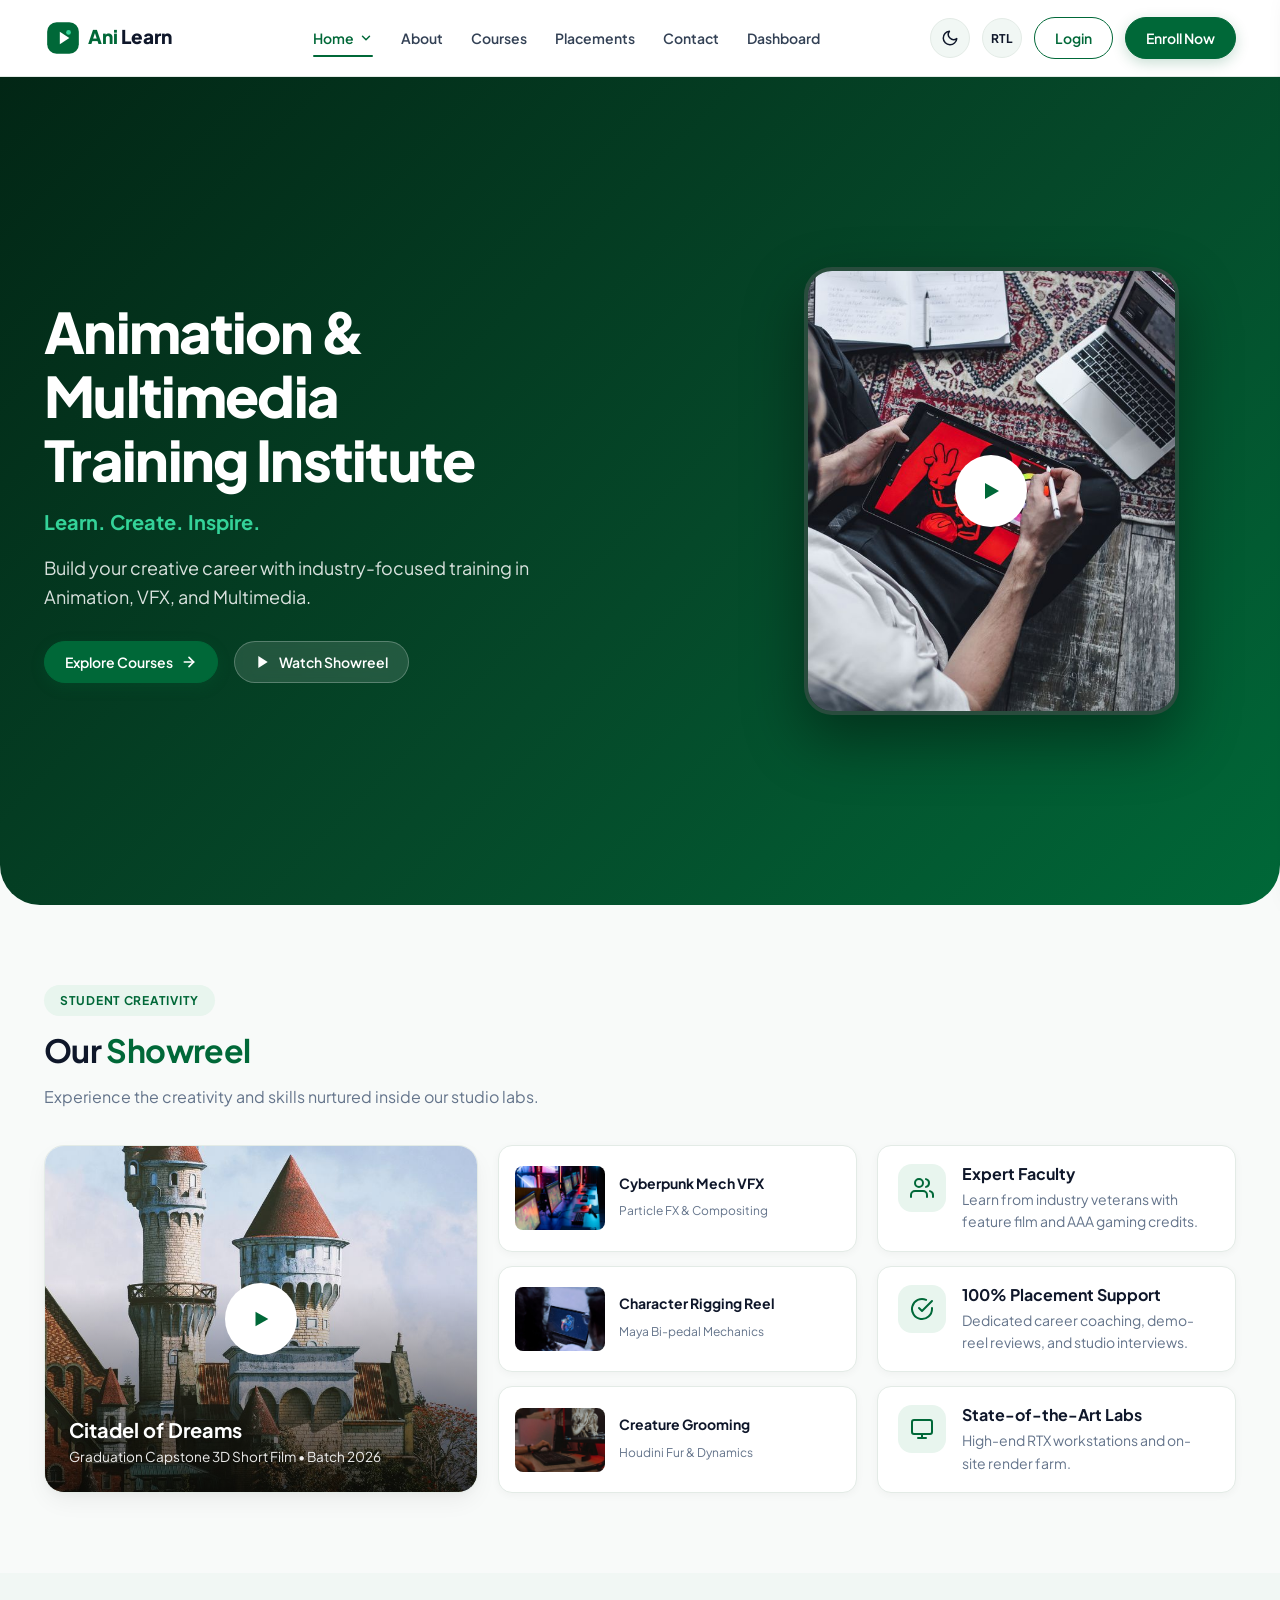
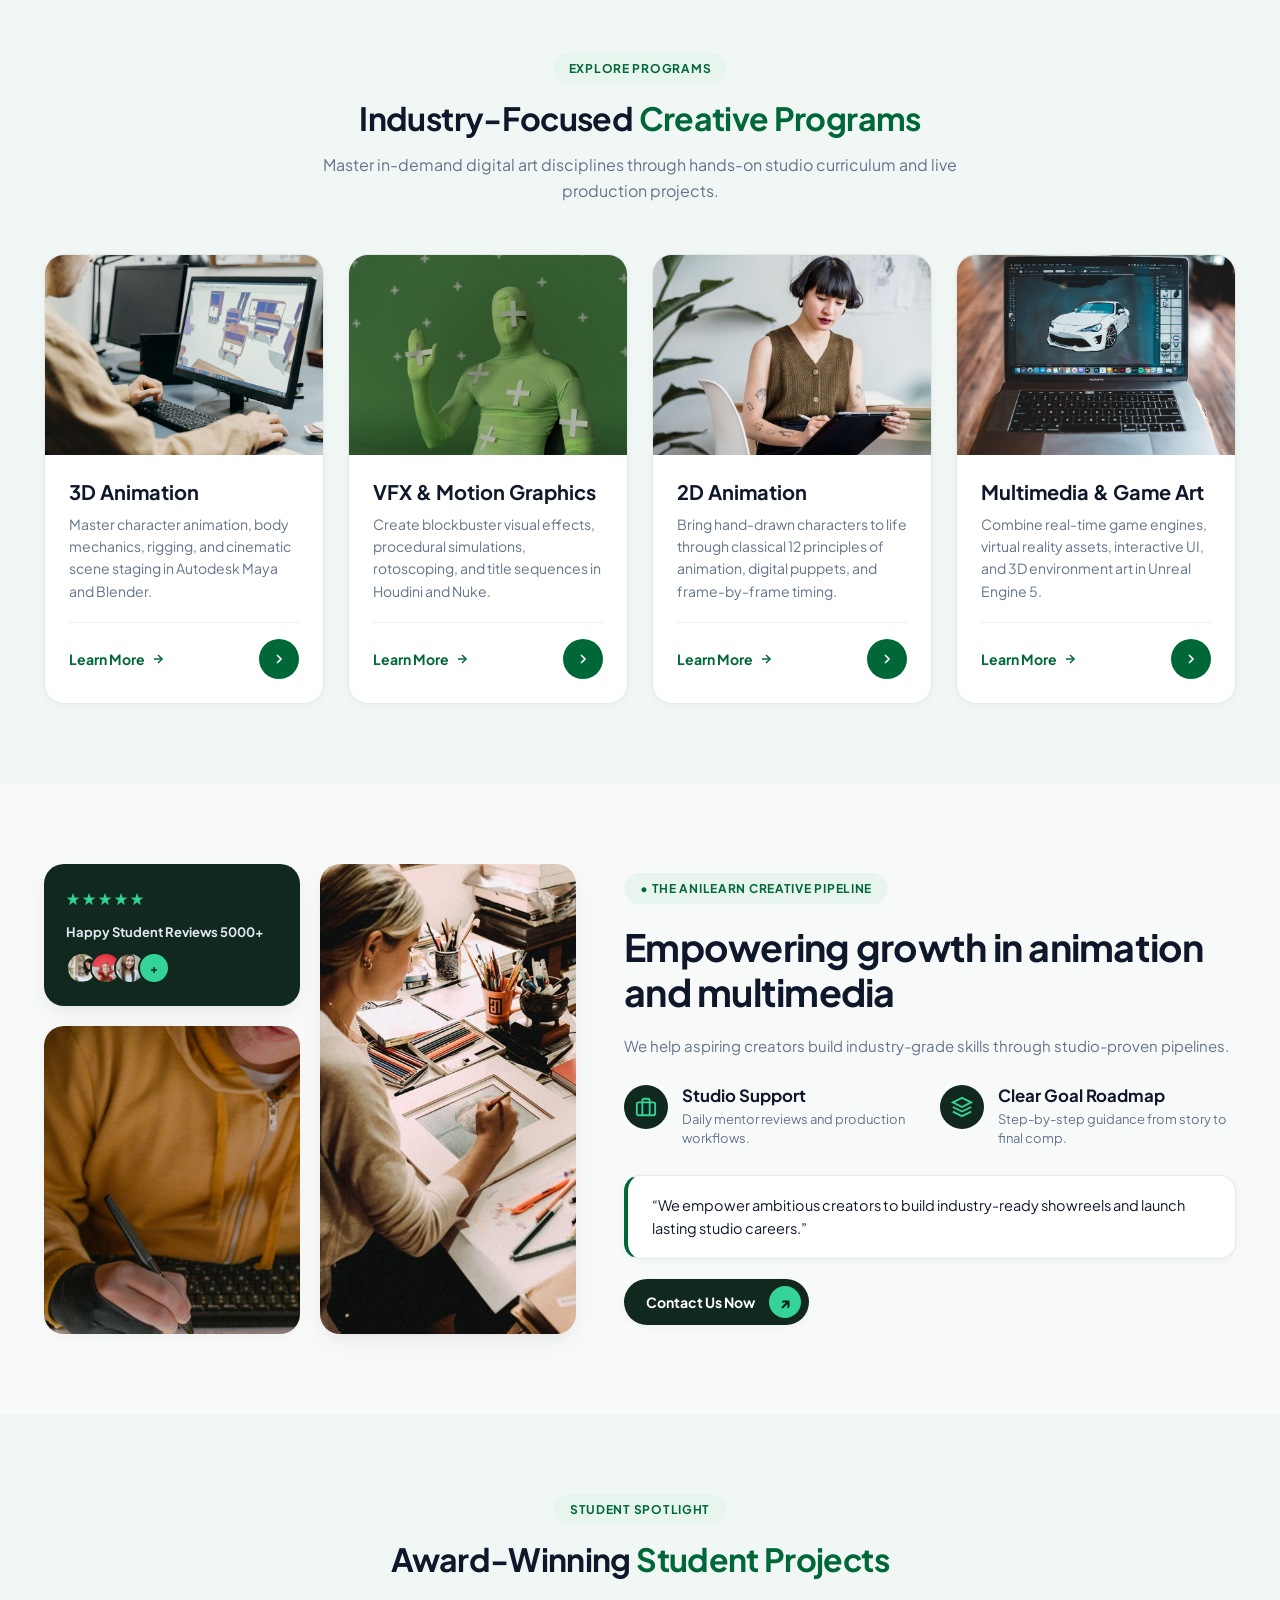
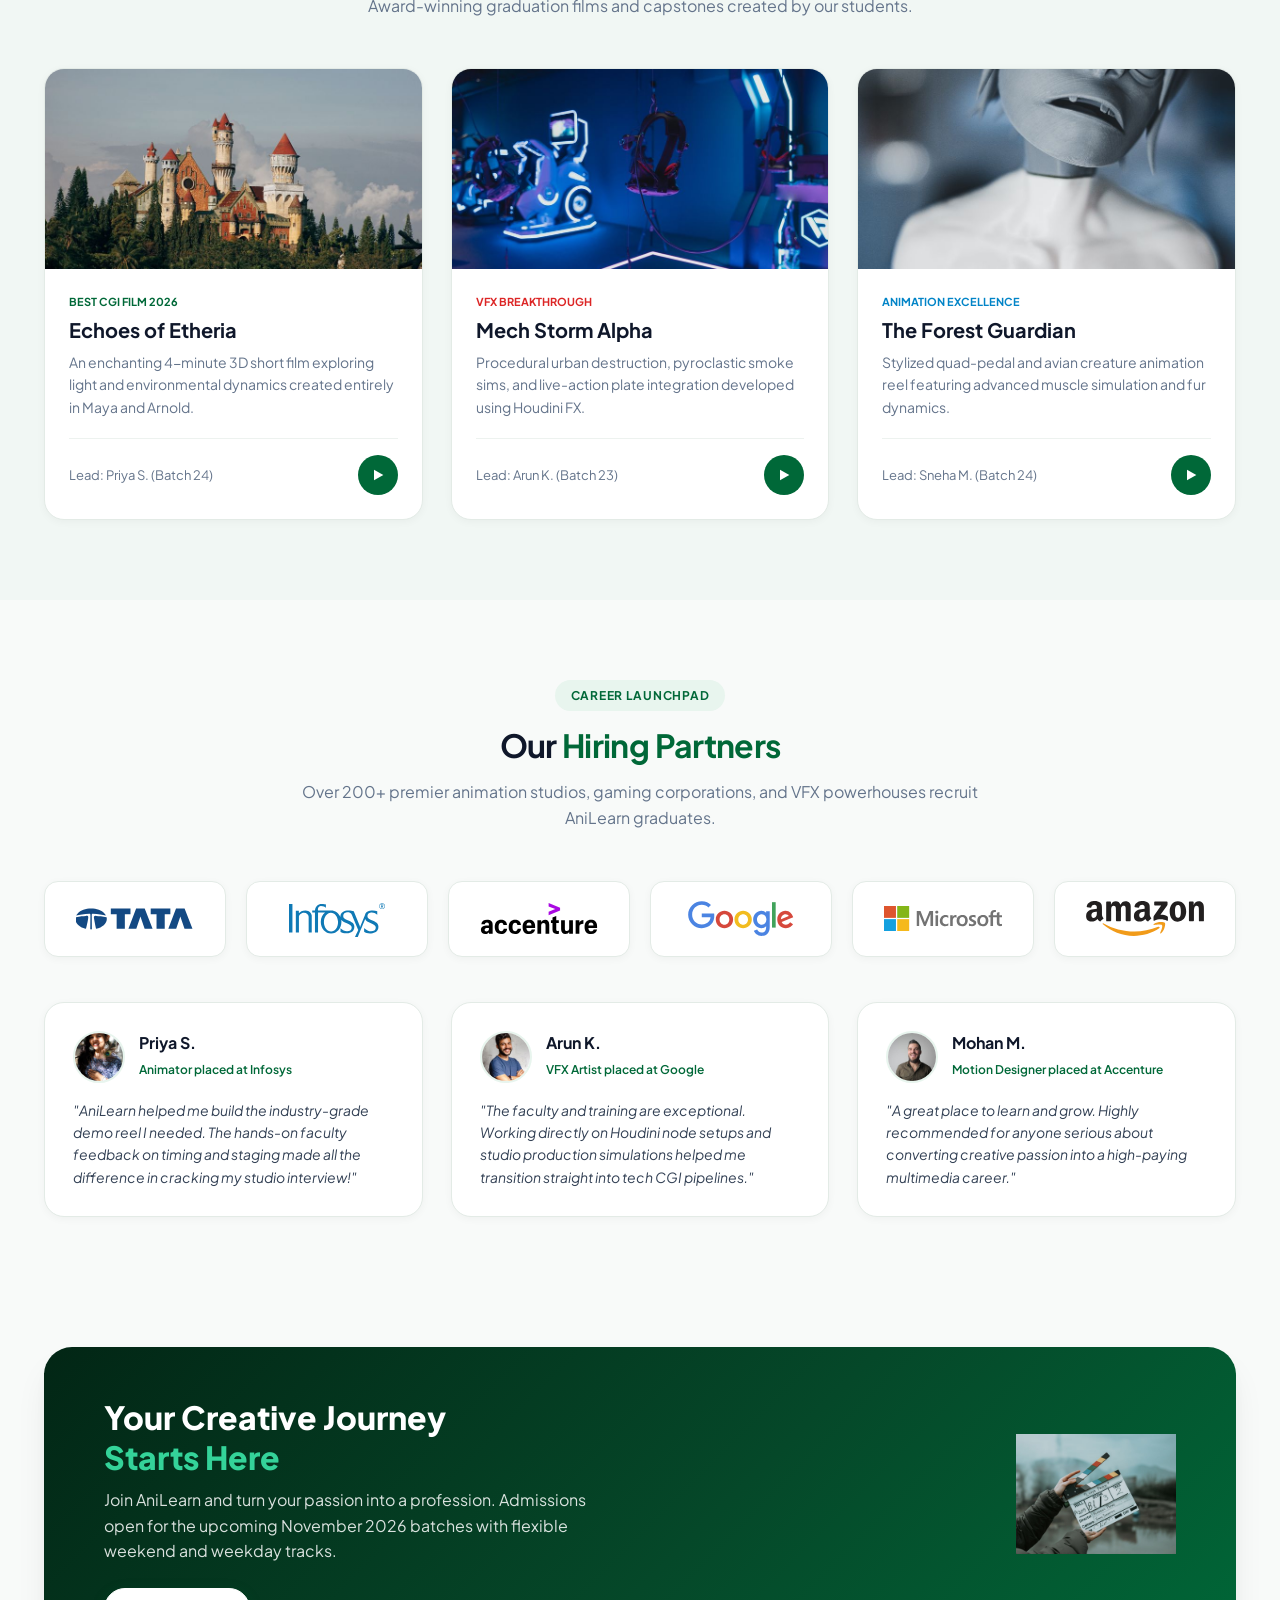
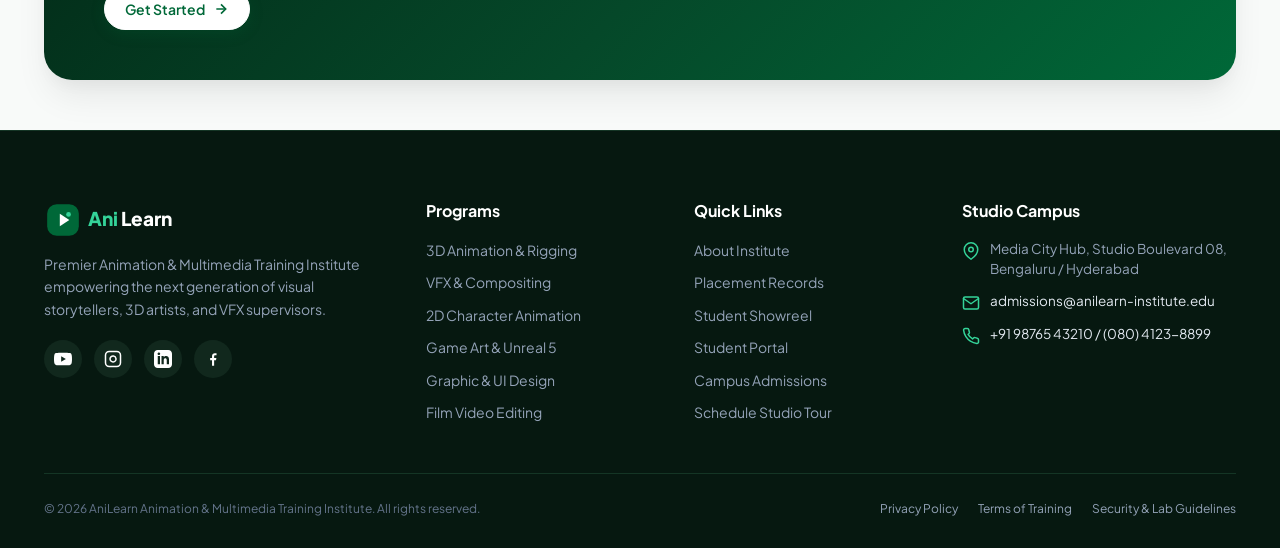
<file: index.html>
<!DOCTYPE html>
<html lang="en" data-theme="light" dir="ltr">

<head>
  <meta charset="UTF-8">
  <meta name="viewport" content="width=device-width, initial-scale=1.0">
  <meta name="description"
    content="AniLearn - Premier Animation & Multimedia Training Institute. Industry-focused courses in 3D Animation, VFX, 2D Animation, Graphic Design, and Video Editing.">
  <title>AniLearn | Animation &amp; Multimedia Training Institute</title>
  <link rel="icon" type="image/svg+xml"
    href="data:image/svg+xml,%3Csvg xmlns=%27http://www.w3.org/2000/svg%27 viewBox=%270 0 48 48%27%3E%3Crect width=%2748%27 height=%2748%27 rx=%2714%27 fill=%27%23006838%27/%3E%3Cpath d=%27M18 14L33 24L18 34V14Z%27 fill=%27%23fff%27/%3E%3Ccircle cx=%2733%27 cy=%2715%27 r=%274%27 fill=%27%2334D399%27/%3E%3C/svg%3E">


  <!-- Google Fonts: Plus Jakarta Sans -->
  <link rel="preconnect" href="https://fonts.googleapis.com">
  <link rel="preconnect" href="https://fonts.gstatic.com" crossorigin>
  <link
    href="https://fonts.googleapis.com/css2?family=Plus+Jakarta+Sans:ital,wght@0,300;0,400;0,500;0,600;0,700;0,800;1,400;1,600&display=swap"
    rel="stylesheet">

  <!-- Stylesheets -->
  <link rel="stylesheet" href="assets/css/style.css">
  <link rel="stylesheet" href="assets/css/responsive.css">
</head>

<body>

  <!-- Shared Desktop & Mobile Navigation Header -->
  <header class="navbar-wrapper">
    <div class="container">
      <nav class="navbar" aria-label="Main Navigation">
        <!-- Brand Logo -->
        <a href="index.html" class="navbar-brand" aria-label="AniLearn Home">
          <svg viewBox="0 0 200 48" fill="none" xmlns="http://www.w3.org/2000/svg">
            <g transform="translate(4, 4)">
              <rect width="40" height="40" rx="12" fill="#006838" />
              <path d="M16 12L28 20L16 28V12Z" fill="#FFFFFF" />
              <circle cx="27" cy="13" r="3" fill="#34D399" />
            </g>
            <text x="56" y="32" font-family="'Plus Jakarta Sans', sans-serif" font-size="24" font-weight="800">
              <tspan fill="#006838">Ani</tspan>
              <tspan fill="currentColor">Learn</tspan>
            </text>
          </svg>
        </a>

        <!-- Desktop Navigation Links (Strict Order) -->
        <ul class="nav-links">
          <!-- 1. Home with Dropdown -->
          <li class="nav-item dropdown">
            <a href="index.html" class="nav-link dropdown-toggle active" aria-haspopup="true" aria-expanded="false">
              Home
              <svg width="14" height="14" viewBox="0 0 24 24" fill="none" stroke="currentColor" stroke-width="2.5"
                stroke-linecap="round" stroke-linejoin="round" class="arrow-icon">
                <polyline points="6 9 12 15 18 9"></polyline>
              </svg>
            </a>
            <div class="dropdown-menu">
              <a href="index.html" class="dropdown-item active">
                <span>Home 1 (Creative Showcase)</span>
                <span class="dropdown-badge">Live</span>
              </a>
              <a href="home-2.html" class="dropdown-item">
                <span>Home 2 (Studio Immersion)</span>
                <span class="dropdown-badge">New</span>
              </a>
            </div>
          </li>
          <!-- 2. About (Immediately after Home) -->
          <li class="nav-item">
            <a href="about.html" class="nav-link">About</a>
          </li>
          <!-- 3. Courses -->
          <li class="nav-item">
            <a href="courses.html" class="nav-link">Courses</a>
          </li>
          <!-- 4. Placements -->
          <li class="nav-item">
            <a href="placements.html" class="nav-link">Placements</a>
          </li>
          <!-- 6. Contact (Before Dashboard) -->
          <li class="nav-item">
            <a href="contact.html" class="nav-link">Contact</a>
          </li>
          <!-- 7. Dashboard -->
          <li class="nav-item">
            <a href="dashboard.html" class="nav-link">Dashboard</a>
          </li>
        </ul>

        <!-- Navbar Action Controls -->
        <div class="navbar-actions">
          <!-- Theme Toggle Button -->
          <button type="button" class="btn-icon-control theme-toggle-btn" aria-label="Toggle Light and Dark Mode"
            title="Toggle Theme">
            <svg class="icon-moon" width="18" height="18" viewBox="0 0 24 24" fill="none" stroke="currentColor"
              stroke-width="2" stroke-linecap="round" stroke-linejoin="round">
              <path d="M21 12.79A9 9 0 1 1 11.21 3 7 7 0 0 0 21 12.79z"></path>
            </svg>
            <svg class="icon-sun" width="18" height="18" viewBox="0 0 24 24" fill="none" stroke="currentColor"
              stroke-width="2" stroke-linecap="round" stroke-linejoin="round" style="display:none;">
              <circle cx="12" cy="12" r="5"></circle>
              <line x1="12" y1="1" x2="12" y2="3"></line>
              <line x1="12" y1="21" x2="12" y2="23"></line>
              <line x1="4.22" y1="4.22" x2="5.64" y2="5.64"></line>
              <line x1="18.36" y1="18.36" x2="19.78" y2="19.78"></line>
              <line x1="1" y1="12" x2="3" y2="12"></line>
              <line x1="21" y1="12" x2="23" y2="12"></line>
              <line x1="4.22" y1="19.78" x2="5.64" y2="18.36"></line>
              <line x1="18.36" y1="5.64" x2="19.78" y2="4.22"></line>
            </svg>
          </button>

          <!-- RTL Direction Toggle Button -->
          <button type="button" class="btn-icon-control direction-toggle-btn" aria-label="Toggle Text Direction"
            title="Toggle RTL/LTR">
            <span class="dir-label" style="font-size:12px; font-weight:700;">RTL</span>
          </button>

          <!-- Login Button (Strict Dimensions: 42px height) -->
          <a href="login.html" class="btn-nav btn-nav-outline">Login</a>

          <!-- Primary CTA Button (Strict Dimensions: 42px height) -->
          <a href="courses.html" class="btn-nav btn-nav-primary">Enroll Now</a>

          <!-- Tablet & Mobile Hamburger Toggle Button -->
          <button type="button" class="hamburger-btn" aria-label="Open Navigation Menu" aria-expanded="false">
            <span></span>
            <span></span>
            <span></span>
          </button>
        </div>
      </nav>
    </div>
  </header>

  <!-- Tablet & Mobile Navigation Drawer Menu -->
  <div class="mobile-drawer-overlay"></div>
  <aside class="mobile-drawer" aria-label="Mobile Navigation">
    <div class="mobile-drawer-header">
      <a href="index.html" class="navbar-brand">
        <svg viewBox="0 0 200 48" fill="none" xmlns="http://www.w3.org/2000/svg" style="height:32px;">
          <g transform="translate(4, 4)">
            <rect width="40" height="40" rx="12" fill="#006838" />
            <path d="M16 12L28 20L16 28V12Z" fill="#FFFFFF" />
          </g>
          <text x="56" y="32" font-family="'Plus Jakarta Sans', sans-serif" font-size="24" font-weight="800">
            <tspan fill="#006838">Ani</tspan>
            <tspan fill="currentColor">Learn</tspan>
          </text>
        </svg>
      </a>
      <button type="button" class="mobile-drawer-close btn-icon-control" aria-label="Close Navigation">
        <svg width="20" height="20" viewBox="0 0 24 24" fill="none" stroke="currentColor" stroke-width="2"
          stroke-linecap="round" stroke-linejoin="round">
          <line x1="18" y1="6" x2="6" y2="18"></line>
          <line x1="6" y1="6" x2="18" y2="18"></line>
        </svg>
      </button>
    </div>

    <div class="mobile-nav-links">
      <div class="mobile-nav-item">
        <a href="javascript:void(0)" class="mobile-nav-link mobile-dropdown-toggle has-dropdown active">
          <span>Home</span>
          <svg width="14" height="14" viewBox="0 0 24 24" fill="none" stroke="currentColor" stroke-width="2"
            class="arrow-icon">
            <polyline points="6 9 12 15 18 9"></polyline>
          </svg>
        </a>
        <div class="mobile-submenu">
          <a href="index.html" class="active">Home 1 (Creative Showcase)</a>
          <a href="home-2.html">Home 2 (Studio Immersion)</a>
        </div>
      </div>
      <div class="mobile-nav-item">
        <a href="about.html" class="mobile-nav-link">About</a>
      </div>
      <div class="mobile-nav-item">
        <a href="courses.html" class="mobile-nav-link">Courses</a>
      </div>
      <div class="mobile-nav-item">
        <a href="placements.html" class="mobile-nav-link">Placements</a>
      </div>
      <div class="mobile-nav-item">
        <a href="contact.html" class="mobile-nav-link">Contact</a>
      </div>
      <div class="mobile-nav-item">
        <a href="dashboard.html" class="mobile-nav-link">Dashboard</a>
      </div>
    </div>

    <div class="mobile-drawer-controls">
      <div class="mobile-control-icons"><button type="button" class="btn-icon-control theme-toggle-btn"
          aria-label="Toggle Theme">
          <svg class="icon-moon" width="18" height="18" viewBox="0 0 24 24" fill="none" stroke="currentColor"
            stroke-width="2">
            <path d="M21 12.79A9 9 0 1 1 11.21 3 7 7 0 0 0 21 12.79z"></path>
          </svg>
          <svg class="icon-sun" width="18" height="18" viewBox="0 0 24 24" fill="none" stroke="currentColor"
            stroke-width="2" style="display:none;">
            <circle cx="12" cy="12" r="5"></circle>
            <line x1="12" y1="1" x2="12" y2="3"></line>
            <line x1="12" y1="21" x2="12" y2="23"></line>
            <line x1="4.22" y1="4.22" x2="5.64" y2="5.64"></line>
            <line x1="18.36" y1="18.36" x2="19.78" y2="19.78"></line>
            <line x1="1" y1="12" x2="3" y2="12"></line>
            <line x1="21" y1="12" x2="23" y2="12"></line>
            <line x1="4.22" y1="19.78" x2="5.64" y2="18.36"></line>
            <line x1="18.36" y1="5.64" x2="19.78" y2="4.22"></line>
          </svg>
        </button>
        <button type="button" class="btn-icon-control direction-toggle-btn" aria-label="Toggle Direction">
          <span class="dir-label" style="font-size:12px; font-weight:700;">RTL</span>
        </button>
      </div>
      <div class="mobile-action-buttons">
        <a href="login.html" class="btn-nav btn-nav-outline" style="width:100%;">Login</a>
        <a href="courses.html" class="btn-nav btn-nav-primary" style="width:100%;">Enroll Now</a>
      </div>
    </div>
  </aside>

  <!-- MAIN CONTENT CONTAINER (EXACTLY 7 SECTIONS) -->
  <main id="main-content">

    <!-- =========================================================================
         SECTION 1: HERO SECTION (Exact Reference Image Layout)
         ========================================================================= -->
    <section class="home-hero" aria-label="Welcome Hero">
      <div class="container">
        <div class="home-hero-grid">
          <div class="home-hero-text">
            <h1>Animation &amp;<br>Multimedia<br>Training Institute</h1>
            <div class="hero-tagline">Learn. Create. Inspire.</div>
            <p>Build your creative career with industry-focused training in Animation, VFX, and Multimedia.</p>
            <div class="hero-actions">
              <a href="courses.html" class="btn-pill btn-primary">
                <span>Explore Courses</span>
                <svg width="16" height="16" viewBox="0 0 24 24" fill="none" stroke="currentColor" stroke-width="2.5"
                  stroke-linecap="round" stroke-linejoin="round" class="arrow-icon">
                  <line x1="5" y1="12" x2="19" y2="12"></line>
                  <polyline points="12 5 19 12 12 19"></polyline>
                </svg>
              </a>
              <button type="button" class="btn-hero-light" data-video-trigger
                data-video-src="https://www.youtube.com/embed/dQw4w9WgXcQ">
                <svg width="16" height="16" viewBox="0 0 24 24" fill="currentColor">
                  <polygon points="5 3 19 12 5 21 5 3"></polygon>
                </svg>
                <span>Watch Showreel</span>
              </button>
            </div>
          </div>

          <div class="hero-image-wrapper">
            <div class="hero-student-card">
              <img src="assets/images/pexels-photo-4443127.jpeg" alt="Creative Animation Student at Workstation"
                loading="eager">
              <button type="button" class="play-btn-pulse" data-video-trigger
                data-video-src="https://www.youtube.com/embed/dQw4w9WgXcQ" aria-label="Play Featured Showreel">
                <svg width="24" height="24" viewBox="0 0 24 24" fill="currentColor">
                  <polygon points="6 4 20 12 6 20 6 4"></polygon>
                </svg>
              </button>
            </div>
          </div>
        </div>
      </div>
    </section>

    <!-- =========================================================================
         SECTION 2: OUR SHOWREEL & ACADEMY BENEFITS (Exact Reference Image Layout)
         ========================================================================= -->
    <section class="section" aria-label="Our Showreel">
      <div class="container">
        <div class="section-header" style="text-align: left; max-width: 100%; margin-bottom: 35px;">
          <div class="section-tag">Student Creativity</div>
          <h2 class="section-title">Our <span style="color: var(--primary);">Showreel</span></h2>
          <p class="section-subtitle">Experience the creativity and skills nurtured inside our studio labs.</p>
        </div>

        <div class="showreel-grid">
          <!-- Left: Featured Showreel Big Card with Play Overlay -->
          <div class="showreel-featured">
            <img src="assets/images/pexels-photo-10722326.jpeg" alt="Featured 3D Animated Fantasy Short Film">
            <div class="showreel-featured-overlay">
              <button type="button" class="play-btn-pulse" data-video-trigger
                data-video-src="https://www.youtube.com/embed/dQw4w9WgXcQ" aria-label="Play Citadel Showreel">
                <svg width="22" height="22" viewBox="0 0 24 24" fill="currentColor">
                  <polygon points="6 4 20 12 6 20 6 4"></polygon>
                </svg>
              </button>
              <h3 style="font-size: 1.25rem; font-weight: 700; margin-bottom: 4px;">Citadel of Dreams</h3>
              <p style="font-size: 0.85rem; color: rgba(255,255,255,0.85);">Graduation Capstone 3D Short Film &#8226;
                Batch 2026</p>
            </div>
          </div>

          <!-- Middle: Showreel Playlist Items -->
          <div class="showreel-playlist">
            <div class="showreel-item" data-video-trigger data-video-src="https://www.youtube.com/embed/dQw4w9WgXcQ">
              <img src="assets/images/pexels-photo-9072379.jpeg" alt="Cyberpunk Mech VFX Preview">
              <div class="showreel-item-info">
                <h4>Cyberpunk Mech VFX</h4>
                <span>Particle FX &amp; Compositing</span>
              </div>
            </div>
            <div class="showreel-item" data-video-trigger data-video-src="https://www.youtube.com/embed/dQw4w9WgXcQ">
              <img src="assets/images/pexels-photo-14347951.jpeg" alt="Character Rigging Reel Preview">
              <div class="showreel-item-info">
                <h4>Character Rigging Reel</h4>
                <span>Maya Bi-pedal Mechanics</span>
              </div>
            </div>
            <div class="showreel-item" data-video-trigger data-video-src="https://www.youtube.com/embed/dQw4w9WgXcQ">
              <img src="assets/images/pexels-photo-6235051.jpeg" alt="Creature Grooming Reel Preview">
              <div class="showreel-item-info">
                <h4>Creature Grooming</h4>
                <span>Houdini Fur &amp; Dynamics</span>
              </div>
            </div>
          </div>

          <!-- Right: Key Benefits Callout List -->
          <div class="features-callout-list">
            <div class="feature-callout-card">
              <div class="callout-icon">
                <svg width="24" height="24" viewBox="0 0 24 24" fill="none" stroke="currentColor" stroke-width="2"
                  stroke-linecap="round" stroke-linejoin="round">
                  <path d="M17 21v-2a4 4 0 0 0-4-4H5a4 4 0 0 0-4 4v2"></path>
                  <circle cx="9" cy="7" r="4"></circle>
                  <path d="M23 21v-2a4 4 0 0 0-3-3.87"></path>
                  <path d="M16 3.13a4 4 0 0 1 0 7.75"></path>
                </svg>
              </div>
              <div class="callout-content">
                <h4>Expert Faculty</h4>
                <p>Learn from industry veterans with feature film and AAA gaming credits.</p>
              </div>
            </div>

            <div class="feature-callout-card">
              <div class="callout-icon">
                <svg width="24" height="24" viewBox="0 0 24 24" fill="none" stroke="currentColor" stroke-width="2"
                  stroke-linecap="round" stroke-linejoin="round">
                  <path d="M22 11.08V12a10 10 0 1 1-5.93-9.14"></path>
                  <polyline points="22 4 12 14.01 9 11.01"></polyline>
                </svg>
              </div>
              <div class="callout-content">
                <h4>100% Placement Support</h4>
                <p>Dedicated career coaching, demo-reel reviews, and studio interviews.</p>
              </div>
            </div>

            <div class="feature-callout-card">
              <div class="callout-icon">
                <svg width="24" height="24" viewBox="0 0 24 24" fill="none" stroke="currentColor" stroke-width="2"
                  stroke-linecap="round" stroke-linejoin="round">
                  <rect x="2" y="3" width="20" height="14" rx="2" ry="2"></rect>
                  <line x1="8" y1="21" x2="16" y2="21"></line>
                  <line x1="12" y1="17" x2="12" y2="21"></line>
                </svg>
              </div>
              <div class="callout-content">
                <h4>State-of-the-Art Labs</h4>
                <p>High-end RTX workstations and on-site render farm.</p>
              </div>
            </div>
          </div>
        </div>
      </div>
    </section>

    <!-- =========================================================================
         SECTION 3: POPULAR COURSE HIGHLIGHTS
         ========================================================================= -->
    <section class="section section-bg-alt" aria-label="Course Highlights">
      <div class="container">
        <div class="section-header">
          <div class="section-tag">Explore Programs</div>
          <h2 class="section-title">Industry-Focused <span style="color: var(--primary);">Creative Programs</span></h2>
          <p class="section-subtitle">Master in-demand digital art disciplines through hands-on studio curriculum and
            live production projects.</p>
        </div>

        <div class="cards-grid-4">
          <!-- Card 1: 3D Animation -->
          <div class="course-card">
            <div class="course-card-thumb">
              <img src="assets/images/pexels-photo-7504746.jpeg" alt="3D Animation Course">
            </div>
            <div class="course-card-body">
              <h3 class="course-card-title">3D Animation</h3>
              <p class="course-card-desc">Master character animation, body mechanics, rigging, and cinematic scene
                staging in Autodesk Maya and Blender.</p>
              <div class="course-card-footer">
                <span class="course-link-text">
                  Learn More
                  <svg width="14" height="14" viewBox="0 0 24 24" fill="none" stroke="currentColor" stroke-width="2.5"
                    class="arrow-icon">
                    <line x1="5" y1="12" x2="19" y2="12"></line>
                    <polyline points="12 5 19 12 12 19"></polyline>
                  </svg>
                </span>
                <a href="courses.html" class="btn-circle-arrow" aria-label="Explore 3D Animation Course">
                  <svg width="16" height="16" viewBox="0 0 24 24" fill="none" stroke="currentColor" stroke-width="2.5">
                    <polyline points="9 18 15 12 9 6"></polyline>
                  </svg>
                </a>
              </div>
            </div>
          </div>

          <!-- Card 2: VFX & Motion Graphics -->
          <div class="course-card">
            <div class="course-card-thumb">
              <img src="assets/images/pexels-photo-9488228.jpeg" alt="VFX &amp; Motion Graphics Course">
            </div>
            <div class="course-card-body">
              <h3 class="course-card-title">VFX &amp; Motion Graphics</h3>
              <p class="course-card-desc">Create blockbuster visual effects, procedural simulations, rotoscoping, and
                title sequences in Houdini and Nuke.</p>
              <div class="course-card-footer">
                <span class="course-link-text">
                  Learn More
                  <svg width="14" height="14" viewBox="0 0 24 24" fill="none" stroke="currentColor" stroke-width="2.5"
                    class="arrow-icon">
                    <line x1="5" y1="12" x2="19" y2="12"></line>
                    <polyline points="12 5 19 12 12 19"></polyline>
                  </svg>
                </span>
                <a href="courses.html" class="btn-circle-arrow" aria-label="Explore VFX Course">
                  <svg width="16" height="16" viewBox="0 0 24 24" fill="none" stroke="currentColor" stroke-width="2.5">
                    <polyline points="9 18 15 12 9 6"></polyline>
                  </svg>
                </a>
              </div>
            </div>
          </div>

          <!-- Card 3: 2D Animation -->
          <div class="course-card">
            <div class="course-card-thumb">
              <img src="assets/images/pexels-photo-7147712.jpeg" alt="2D Animation Course">
            </div>
            <div class="course-card-body">
              <h3 class="course-card-title">2D Animation</h3>
              <p class="course-card-desc">Bring hand-drawn characters to life through classical 12 principles of
                animation, digital puppets, and frame-by-frame timing.</p>
              <div class="course-card-footer">
                <span class="course-link-text">
                  Learn More
                  <svg width="14" height="14" viewBox="0 0 24 24" fill="none" stroke="currentColor" stroke-width="2.5"
                    class="arrow-icon">
                    <line x1="5" y1="12" x2="19" y2="12"></line>
                    <polyline points="12 5 19 12 12 19"></polyline>
                  </svg>
                </span>
                <a href="courses.html" class="btn-circle-arrow" aria-label="Explore 2D Animation Course">
                  <svg width="16" height="16" viewBox="0 0 24 24" fill="none" stroke="currentColor" stroke-width="2.5">
                    <polyline points="9 18 15 12 9 6"></polyline>
                  </svg>
                </a>
              </div>
            </div>
          </div>

          <!-- Card 4: Multimedia & Game Art -->
          <div class="course-card">
            <div class="course-card-thumb">
              <img src="assets/images/pexels-photo-4889302.jpeg" alt="Multimedia Design Course">
            </div>
            <div class="course-card-body">
              <h3 class="course-card-title">Multimedia &amp; Game Art</h3>
              <p class="course-card-desc">Combine real-time game engines, virtual reality assets, interactive UI, and 3D
                environment art in Unreal Engine 5.</p>
              <div class="course-card-footer">
                <span class="course-link-text">
                  Learn More
                  <svg width="14" height="14" viewBox="0 0 24 24" fill="none" stroke="currentColor" stroke-width="2.5"
                    class="arrow-icon">
                    <line x1="5" y1="12" x2="19" y2="12"></line>
                    <polyline points="12 5 19 12 12 19"></polyline>
                  </svg>
                </span>
                <a href="courses.html" class="btn-circle-arrow" aria-label="Explore Multimedia Course">
                  <svg width="16" height="16" viewBox="0 0 24 24" fill="none" stroke="currentColor" stroke-width="2.5">
                    <polyline points="9 18 15 12 9 6"></polyline>
                  </svg>
                </a>
              </div>
            </div>
          </div>
        </div>
      </div>
    </section>

    <!-- =========================================================================
         SECTION 4: THE ANILearn CREATIVE PIPELINE (Image 1 Reference Layout)
         ========================================================================= -->
    <section class="section" aria-label="Production Pipeline Methodology">
      <div class="container">
        <div class="pipeline-split-grid">
          <!-- Left Collage (Image 1 Left Side) -->
          <div class="pipeline-collage">
            <!-- Left Sub-column -->
            <div class="pipeline-collage-col-1">
              <!-- Top-Left Dark Green Reviews Card -->
              <div class="pipeline-reviews-card">
                <div class="pipeline-stars">&#9733;&#9733;&#9733;&#9733;&#9733;</div>
                <div class="pipeline-reviews-title">Happy Student Reviews 5000+</div>
                <div class="pipeline-avatar-stack">
                  <img src="assets/images/pexels-photo-16461275.jpeg" alt="Student Reviewer">
                  <img src="assets/images/pexels-photo-10184414.jpeg" alt="Student Reviewer">
                  <img src="assets/images/pexels-photo-35555197.jpeg" alt="Student Reviewer">
                  <div class="pipeline-avatar-plus">+</div>
                </div>
              </div>

              <!-- Bottom-Left Rounded Photo -->
              <img src="assets/images/pexels-photo-12888958.jpeg" alt="Student Animator at Workstation"
                class="pipeline-student-photo">
            </div>

            <!-- Right Sub-column (Tall Vertical Image) -->
            <div class="pipeline-collage-col-2">
              <img src="assets/images/pexels-photo-6808140.jpeg" alt="Studio Collaboration & Mentorship"
                class="pipeline-mentor-photo">
            </div>
          </div>

          <!-- Right Content (Image 1 Right Side) -->
          <div class="pipeline-content">
            <div class="section-tag" style="width:fit-content; margin-bottom:0;">&#8226; The AniLearn Creative Pipeline
            </div>
            <h2 class="section-title" style="margin-bottom:0; font-size:2.35rem; line-height:1.2;">Empowering growth in
              animation and multimedia</h2>
            <p style="font-size:15px; color:var(--text-muted); line-height:1.65; margin:0;">We help aspiring creators
              build industry-grade skills through studio-proven pipelines.</p>

            <!-- 2 Features Row -->
            <div class="pipeline-features-row">
              <div class="pipeline-feature-item">
                <div class="pipeline-feature-icon">
                  <svg width="22" height="22" viewBox="0 0 24 24" fill="none" stroke="currentColor" stroke-width="2">
                    <rect x="2" y="7" width="20" height="14" rx="2" ry="2"></rect>
                    <path d="M16 21V5a2 2 0 0 0-2-2h-4a2 2 0 0 0-2 2v16"></path>
                  </svg>
                </div>
                <div>
                  <h4 style="font-size:1.05rem; font-weight:700; margin-bottom:4px;">Studio Support</h4>
                  <p style="font-size:13px; color:var(--text-muted); line-height:1.5; margin:0;">Daily mentor reviews
                    and production workflows.</p>
                </div>
              </div>

              <div class="pipeline-feature-item">
                <div class="pipeline-feature-icon">
                  <svg width="22" height="22" viewBox="0 0 24 24" fill="none" stroke="currentColor" stroke-width="2">
                    <polygon points="12 2 2 7 12 12 22 7 12 2"></polygon>
                    <polyline points="2 17 12 22 22 17"></polyline>
                    <polyline points="2 12 12 17 22 12"></polyline>
                  </svg>
                </div>
                <div>
                  <h4 style="font-size:1.05rem; font-weight:700; margin-bottom:4px;">Clear Goal Roadmap</h4>
                  <p style="font-size:13px; color:var(--text-muted); line-height:1.5; margin:0;">Step-by-step guidance
                    from story to final comp.</p>
                </div>
              </div>
            </div>

            <!-- Quote Box Card -->
            <div class="pipeline-quote-box">
              &ldquo;We empower ambitious creators to build industry-ready showreels and launch lasting studio
              careers.&rdquo;
            </div>

            <!-- Contact Us Button with Arrow Badge -->
            <a href="contact.html" class="btn-arrow-badge">
              <span>Contact Us Now</span>
              <span class="arrow-circle">&#8599;</span>
            </a>
          </div>
        </div>
      </div>
    </section>

    <!-- =========================================================================
         SECTION 5: STUDENT SHOWCASE & CAPSTONE SPOTLIGHT
         ========================================================================= -->
    <section class="section section-bg-alt" aria-label="Student Showcase Spotlight">
      <div class="container">
        <div class="section-header">
          <div class="section-tag">Student Spotlight</div>
          <h2 class="section-title">Award-Winning <span style="color: var(--primary);">Student Projects</span></h2>
          <p class="section-subtitle">Award-winning graduation films and capstones created by our students.</p>
        </div>

        <div class="cards-grid-3">
          <!-- Spotlight 1 -->
          <div class="course-card">
            <div class="course-card-thumb">
              <img src="assets/images/pexels-photo-18738492.jpeg" alt="Echoes of Etheria 3D Project">
            </div>
            <div class="course-card-body">
              <div
                style="font-size: 11px; font-weight: 700; color: var(--primary); text-transform: uppercase; margin-bottom: 6px;">
                Best CGI Film 2026</div>
              <h3 class="course-card-title">Echoes of Etheria</h3>
              <p class="course-card-desc">An enchanting 4-minute 3D short film exploring light and environmental
                dynamics created entirely in Maya and Arnold.</p>
              <div class="course-card-footer">
                <span style="font-size: 13px; color: var(--text-muted);">Lead: Priya S. (Batch 24)</span>
                <button type="button" class="btn-circle-arrow" data-video-trigger
                  data-video-src="https://www.youtube.com/embed/dQw4w9WgXcQ" aria-label="Watch Echoes of Etheria">
                  <svg width="16" height="16" viewBox="0 0 24 24" fill="currentColor">
                    <polygon points="6 4 20 12 6 20 6 4"></polygon>
                  </svg>
                </button>
              </div>
            </div>
          </div>

          <!-- Spotlight 2 -->
          <div class="course-card">
            <div class="course-card-thumb">
              <img src="assets/images/pexels-photo-6498299.jpeg" alt="Project Mech Storm">
            </div>
            <div class="course-card-body">
              <div
                style="font-size: 11px; font-weight: 700; color: #dc2626; text-transform: uppercase; margin-bottom: 6px;">
                VFX Breakthrough</div>
              <h3 class="course-card-title">Mech Storm Alpha</h3>
              <p class="course-card-desc">Procedural urban destruction, pyroclastic smoke sims, and live-action plate
                integration developed using Houdini FX.</p>
              <div class="course-card-footer">
                <span style="font-size: 13px; color: var(--text-muted);">Lead: Arun K. (Batch 23)</span>
                <button type="button" class="btn-circle-arrow" data-video-trigger
                  data-video-src="https://www.youtube.com/embed/dQw4w9WgXcQ" aria-label="Watch Mech Storm">
                  <svg width="16" height="16" viewBox="0 0 24 24" fill="currentColor">
                    <polygon points="6 4 20 12 6 20 6 4"></polygon>
                  </svg>
                </button>
              </div>
            </div>
          </div>

          <!-- Spotlight 3 -->
          <div class="course-card">
            <div class="course-card-thumb">
              <img src="assets/images/pexels-photo-14416045.jpeg" alt="Project Flora &amp; Fauna">
            </div>
            <div class="course-card-body">
              <div
                style="font-size: 11px; font-weight: 700; color: #0284c7; text-transform: uppercase; margin-bottom: 6px;">
                Animation Excellence</div>
              <h3 class="course-card-title">The Forest Guardian</h3>
              <p class="course-card-desc">Stylized quad-pedal and avian creature animation reel featuring advanced
                muscle simulation and fur dynamics.</p>
              <div class="course-card-footer">
                <span style="font-size: 13px; color: var(--text-muted);">Lead: Sneha M. (Batch 24)</span>
                <button type="button" class="btn-circle-arrow" data-video-trigger
                  data-video-src="https://www.youtube.com/embed/dQw4w9WgXcQ" aria-label="Watch Forest Guardian">
                  <svg width="16" height="16" viewBox="0 0 24 24" fill="currentColor">
                    <polygon points="6 4 20 12 6 20 6 4"></polygon>
                  </svg>
                </button>
              </div>
            </div>
          </div>
        </div>
      </div>
    </section>

    <!-- =========================================================================
         SECTION 6: HIRING PARTNERS & PLACEMENT HIGHLIGHTS
         ========================================================================= -->
    <section class="section" aria-label="Hiring Partners &amp; Placement Highlights">
      <div class="container">
        <div class="section-header">
          <div class="section-tag">Career Launchpad</div>
          <h2 class="section-title">Our <span style="color: var(--primary);">Hiring Partners</span></h2>
          <p class="section-subtitle">Over 200+ premier animation studios, gaming corporations, and VFX powerhouses
            recruit AniLearn graduates.</p>
        </div>

        <!-- 6 Partner Logos Grid -->
        <div class="partners-grid" style="margin-bottom: 45px;">
          <div class="partner-logo-card">
            <img src="assets/images/logo-tata.svg" alt="TATA" width="120" height="34" loading="lazy">
          </div>
          <div class="partner-logo-card">
            <img src="assets/images/logo-infosys.svg" alt="Infosys" width="120" height="34" loading="lazy">
          </div>
          <div class="partner-logo-card">
            <img src="assets/images/logo-accenture.svg" alt="Accenture" width="120" height="34" loading="lazy">
          </div>
          <div class="partner-logo-card">
            <img src="assets/images/logo-google.svg" alt="Google" width="120" height="34" loading="lazy">
          </div>
          <div class="partner-logo-card">
            <img src="assets/images/logo-microsoft.svg" alt="Microsoft" width="120" height="34" loading="lazy">
          </div>
          <div class="partner-logo-card">
            <img src="assets/images/logo-amazon.svg" alt="Amazon" width="120" height="34" loading="lazy">
          </div>
        </div>

        <!-- Quick 3 Testimonial Snippets -->
        <div class="cards-grid-3">
          <div class="testimonial-card">
            <div class="testimonial-header">
              <div class="testimonial-avatar">
                <img src="assets/images/pexels-photo-15602468.jpeg" alt="Priya S.">
              </div>
              <div class="testimonial-author">
                <h4>Priya S.</h4>
                <span>Animator placed at Infosys</span>
              </div>
            </div>
            <p class="testimonial-text">"AniLearn helped me build the industry-grade demo reel I needed. The hands-on
              faculty feedback on timing and staging made all the difference in cracking my studio interview!"</p>
          </div>

          <div class="testimonial-card">
            <div class="testimonial-header">
              <div class="testimonial-avatar">
                <img src="assets/images/pexels-photo-2379004.jpeg" alt="Arun K.">
              </div>
              <div class="testimonial-author">
                <h4>Arun K.</h4>
                <span>VFX Artist placed at Google</span>
              </div>
            </div>
            <p class="testimonial-text">"The faculty and training are exceptional. Working directly on Houdini node
              setups and studio production simulations helped me transition straight into tech CGI pipelines."</p>
          </div>

          <div class="testimonial-card">
            <div class="testimonial-header">
              <div class="testimonial-avatar">
                <img src="assets/images/pexels-photo-3785079.jpeg" alt="Sneha M.">
              </div>
              <div class="testimonial-author">
                <h4>Mohan M.</h4>
                <span>Motion Designer placed at Accenture</span>
              </div>
            </div>
            <p class="testimonial-text">"A great place to learn and grow. Highly recommended for anyone serious about
              converting creative passion into a high-paying multimedia career."</p>
          </div>
        </div>
      </div>
    </section>

    <!-- =========================================================================
         SECTION 7: CREATIVE JOURNEY CTA BANNER (Exact Reference Image Layout)
         ========================================================================= -->
    <section class="section-sm" aria-label="Enrollment Call to Action">
      <div class="container">
        <div class="cta-banner-curved">
          <div class="cta-banner-content">
            <h2>Your Creative Journey<br><span style="color: #34d399;">Starts Here</span></h2>
            <p>Join AniLearn and turn your passion into a profession. Admissions open for the upcoming November 2026
              batches with flexible weekend and weekday tracks.</p>
            <div style="margin-top: 24px;">
              <a href="courses.html" class="btn-pill btn-primary"
                style="background:#ffffff; color:var(--primary); border-color:#ffffff;">
                <span>Get Started</span>
                <svg width="16" height="16" viewBox="0 0 24 24" fill="none" stroke="currentColor" stroke-width="2.5"
                  class="arrow-icon">
                  <line x1="5" y1="12" x2="19" y2="12"></line>
                  <polyline points="12 5 19 12 12 19"></polyline>
                </svg>
              </a>
            </div>
          </div>
          <div class="cta-banner-graphic">
            <img src="assets/images/pexels-photo-19224454.jpeg" alt="Film Clapperboard &amp; Reel Graphic">
          </div>
        </div>
      </div>
    </section>

  </main>

  <!-- Shared Public Footer -->
  <footer class="footer" role="contentinfo">
    <div class="container">
      <div class="footer-top">
        <div class="footer-brand">
          <svg viewBox="0 0 200 48" fill="none" xmlns="http://www.w3.org/2000/svg"
            style="height:38px; margin-bottom:14px;">
            <g transform="translate(4, 4)">
              <rect width="40" height="40" rx="12" fill="#006838" />
              <path d="M16 12L28 20L16 28V12Z" fill="#FFFFFF" />
              <circle cx="27" cy="13" r="3" fill="#34D399" />
            </g>
            <text x="56" y="32" font-family="'Plus Jakarta Sans', sans-serif" font-size="24" font-weight="800">
              <tspan fill="#34D399">Ani</tspan>
              <tspan fill="#FFFFFF">Learn</tspan>
            </text>
          </svg>
          <p>Premier Animation &amp; Multimedia Training Institute empowering the next generation of visual
            storytellers, 3D artists, and VFX supervisors.</p>
          <div class="footer-socials">
            <a href="javascript:void(0)" class="social-link" aria-label="YouTube"><svg width="18" height="18"
                viewBox="0 0 24 24" fill="currentColor">
                <path
                  d="M23.498 6.186a3.016 3.016 0 0 0-2.122-2.136C19.505 3.545 12 3.545 12 3.545s-7.505 0-9.377.505A3.017 3.017 0 0 0 .502 6.186C0 8.07 0 12 0 12s0 3.93.502 5.814a3.016 3.016 0 0 0 2.122 2.136c1.871.505 9.376.505 9.376.505s7.505 0 9.377-.505a3.015 3.015 0 0 0 2.122-2.136C24 15.93 24 12 24 12s0-3.93-.502-5.814zM9.545 15.568V8.432L15.818 12l-6.273 3.568z" />
              </svg></a>
            <a href="javascript:void(0)" class="social-link" aria-label="Instagram"><svg width="18" height="18"
                viewBox="0 0 24 24" fill="none" stroke="currentColor" stroke-width="2">
                <rect x="2" y="2" width="20" height="20" rx="5" ry="5"></rect>
                <path d="M16 11.37A4 4 0 1 1 12.63 8 4 4 0 0 1 16 11.37z"></path>
                <line x1="17.5" y1="6.5" x2="17.51" y2="6.5"></line>
              </svg></a>
            <a href="javascript:void(0)" class="social-link" aria-label="LinkedIn"><svg width="18" height="18"
                viewBox="0 0 24 24" fill="currentColor">
                <path
                  d="M19 0h-14c-2.761 0-5 2.239-5 5v14c0 2.761 2.239 5 5 5h14c2.762 0 5-2.239 5-5v-14c0-2.761-2.238-5-5-5zm-11 19h-3v-11h3v11zm-1.5-12.268c-.966 0-1.75-.79-1.75-1.764s.784-1.764 1.75-1.764 1.75.79 1.75 1.764-.783 1.764-1.75 1.764zm13.5 12.268h-3v-5.604c0-3.368-4-3.113-4 0v5.604h-3v-11h3v1.765c1.396-2.586 7-2.777 7 2.476v6.759z" />
              </svg></a>
            <a href="javascript:void(0)" class="social-link" aria-label="Facebook"><svg width="18" height="18"
                viewBox="0 0 24 24" fill="currentColor">
                <path
                  d="M13.5 21v-7.5h2.5l.5-3h-3V8.6c0-.9.3-1.6 1.6-1.6H16.700V4.300C16.400 4.300 15.500 4.200 14.500 4.200c-2.300 0-3.800 1.400-3.800 3.900v2.400H8.200v3h2.500V21h2.800z" />
              </svg></a>
          </div>
        </div>

        <div class="footer-col">
          <h4>Programs</h4>
          <div class="footer-links">
            <a href="courses.html">3D Animation &amp; Rigging</a>
            <a href="courses.html">VFX &amp; Compositing</a>
            <a href="courses.html">2D Character Animation</a>
            <a href="courses.html">Game Art &amp; Unreal 5</a>
            <a href="courses.html">Graphic &amp; UI Design</a>
            <a href="courses.html">Film Video Editing</a>
          </div>
        </div>

        <div class="footer-col">
          <h4>Quick Links</h4>
          <div class="footer-links">
            <a href="about.html">About Institute</a>
            <a href="placements.html">Placement Records</a>
            <a href="index.html#showreel">Student Showreel</a>
            <a href="dashboard.html">Student Portal</a>
            <a href="contact.html">Campus Admissions</a>
            <a href="contact.html">Schedule Studio Tour</a>
          </div>
        </div>

        <div class="footer-col">
          <h4>Studio Campus</h4>
          <ul class="footer-contact-list">
            <li>
              <svg width="18" height="18" viewBox="0 0 24 24" fill="none" stroke="currentColor" stroke-width="2"
                stroke-linecap="round" stroke-linejoin="round" aria-hidden="true">
                <path d="M21 10c0 7-9 13-9 13s-9-6-9-13a9 9 0 0 1 18 0z"></path>
                <circle cx="12" cy="10" r="3"></circle>
              </svg>
              <span>Media City Hub, Studio Boulevard 08, Bengaluru / Hyderabad</span>
            </li>
            <li>
              <svg width="18" height="18" viewBox="0 0 24 24" fill="none" stroke="currentColor" stroke-width="2"
                stroke-linecap="round" stroke-linejoin="round" aria-hidden="true">
                <path d="M4 4h16c1.1 0 2 .9 2 2v12c0 1.1-.9 2-2 2H4c-1.1 0-2-.9-2-2V6c0-1.1.9-2 2-2z"></path>
                <polyline points="22,6 12,13 2,6"></polyline>
              </svg>
              <a href="mailto:admissions@anilearn-institute.edu">admissions@anilearn-institute.edu</a>
            </li>
            <li>
              <svg width="18" height="18" viewBox="0 0 24 24" fill="none" stroke="currentColor" stroke-width="2"
                stroke-linecap="round" stroke-linejoin="round" aria-hidden="true">
                <path
                  d="M22 16.92v3a2 2 0 0 1-2.18 2 19.79 19.79 0 0 1-8.63-3.07 19.5 19.5 0 0 1-6-6 19.79 19.79 0 0 1-3.07-8.67A2 2 0 0 1 4.11 2h3a2 2 0 0 1 2 1.72 12.84 12.84 0 0 0 .7 2.81 2 2 0 0 1-.45 2.11L8.09 9.91a16 16 0 0 0 6 6l1.27-1.27a2 2 0 0 1 2.11-.45 12.84 12.84 0 0 0 2.81.7A2 2 0 0 1 22 16.92z">
                </path>
              </svg>
              <a href="tel:+919876543210">+91 98765 43210 / (080) 4123-8899</a>
            </li>
          </ul>
        </div>
      </div>

      <div class="footer-bottom">
        <p>&copy; 2026 AniLearn Animation &amp; Multimedia Training Institute. All rights reserved.</p>
        <div class="footer-bottom-links">
          <a href="javascript:void(0)" style="color:#94a3b8;">Privacy Policy</a>
          <a href="javascript:void(0)" style="color:#94a3b8;">Terms of Training</a>
          <a href="javascript:void(0)" style="color:#94a3b8;">Security &amp; Lab Guidelines</a>
        </div>
      </div>
    </div>
  </footer>

  <!-- Fixed Back-to-Top Button -->
  <button type="button" class="back-to-top" aria-label="Back to Top" title="Back to Top">
    <svg width="20" height="20" viewBox="0 0 24 24" fill="none" stroke="currentColor" stroke-width="2.5"
      stroke-linecap="round" stroke-linejoin="round">
      <polyline points="18 15 12 9 6 15"></polyline>
    </svg>
  </button>

  <!-- Video Modal Popup for Showreels -->
  <div class="video-modal" role="dialog" aria-modal="true" aria-label="Showreel Video Player">
    <div class="video-modal-content">
      <button type="button" class="video-modal-close" aria-label="Close Showreel">
        <svg width="20" height="20" viewBox="0 0 24 24" fill="none" stroke="currentColor" stroke-width="2.5"
          stroke-linecap="round" stroke-linejoin="round">
          <line x1="18" y1="6" x2="6" y2="18"></line>
          <line x1="6" y1="6" x2="18" y2="18"></line>
        </svg>
      </button>
      <div class="video-wrapper"></div>
    </div>
  </div>

  <!-- Scripts -->
  <script src="assets/js/main.js"></script>
</body>

</html>
</file>
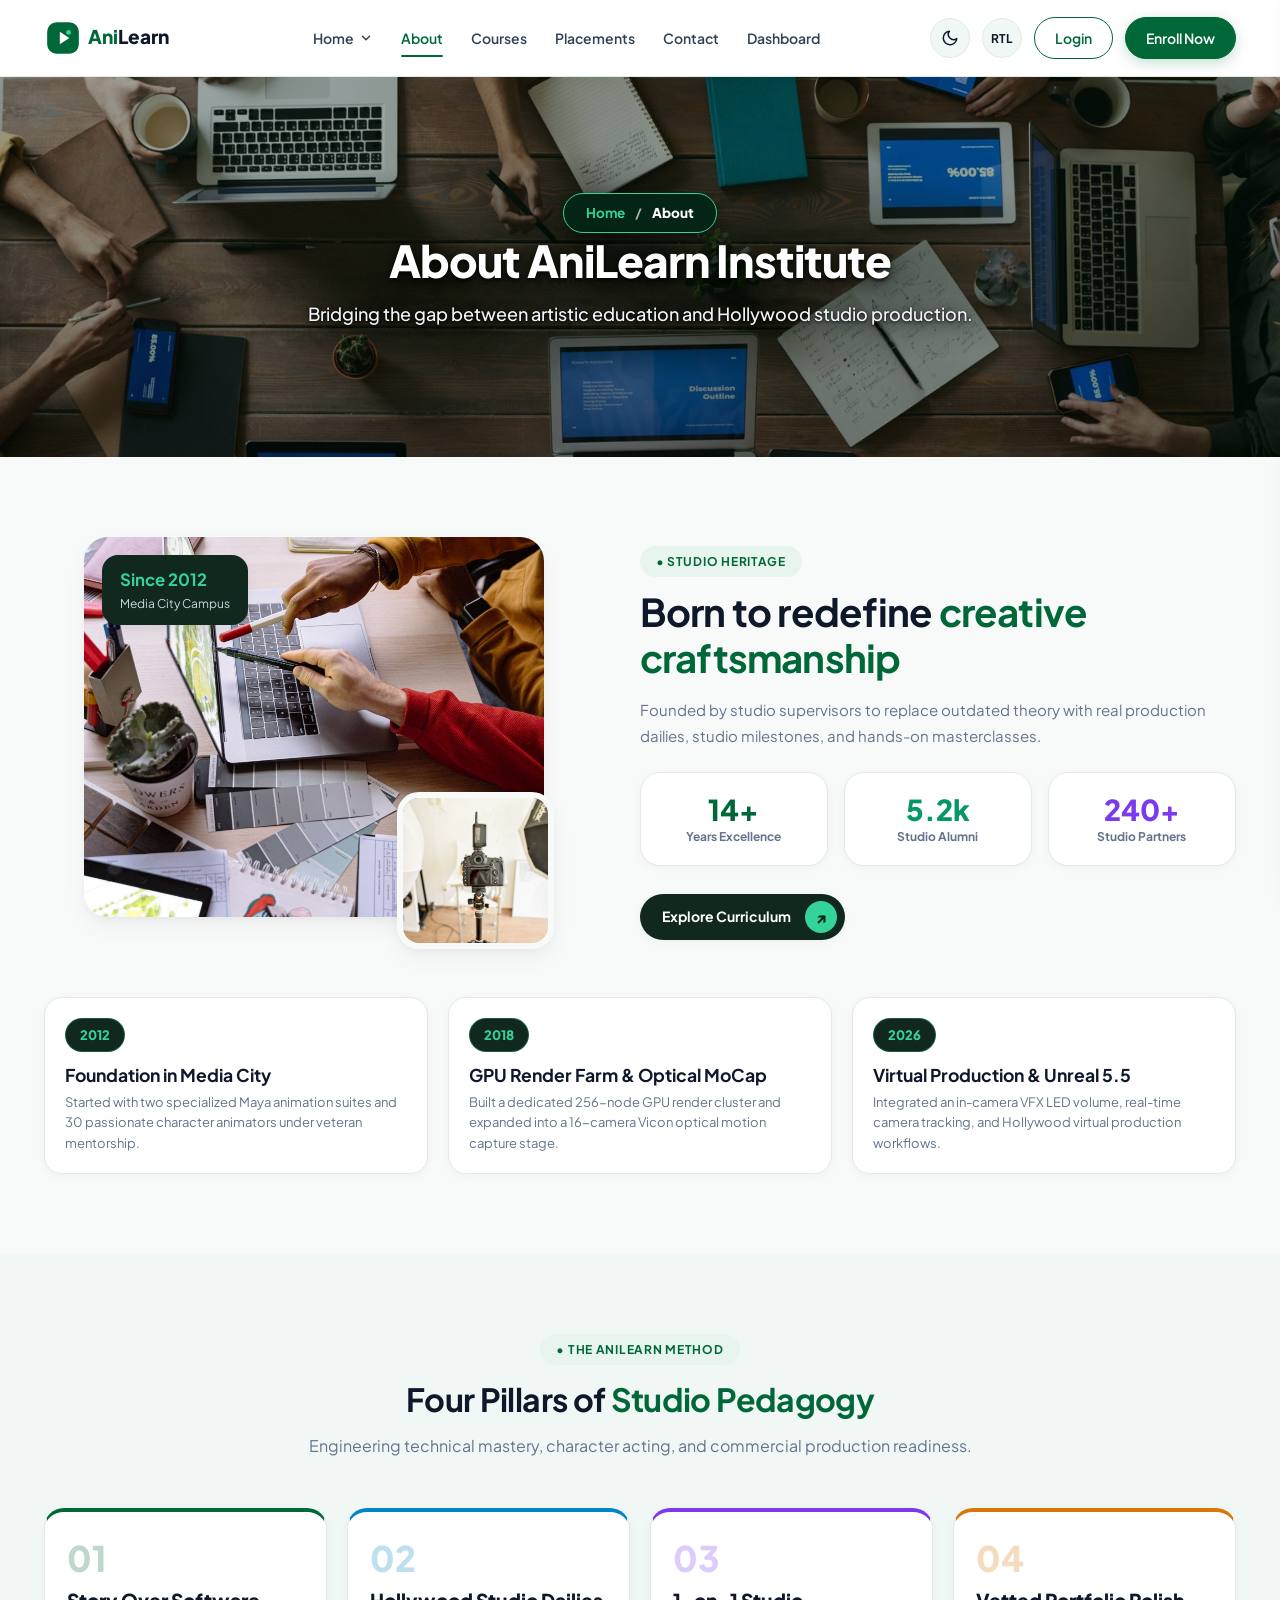
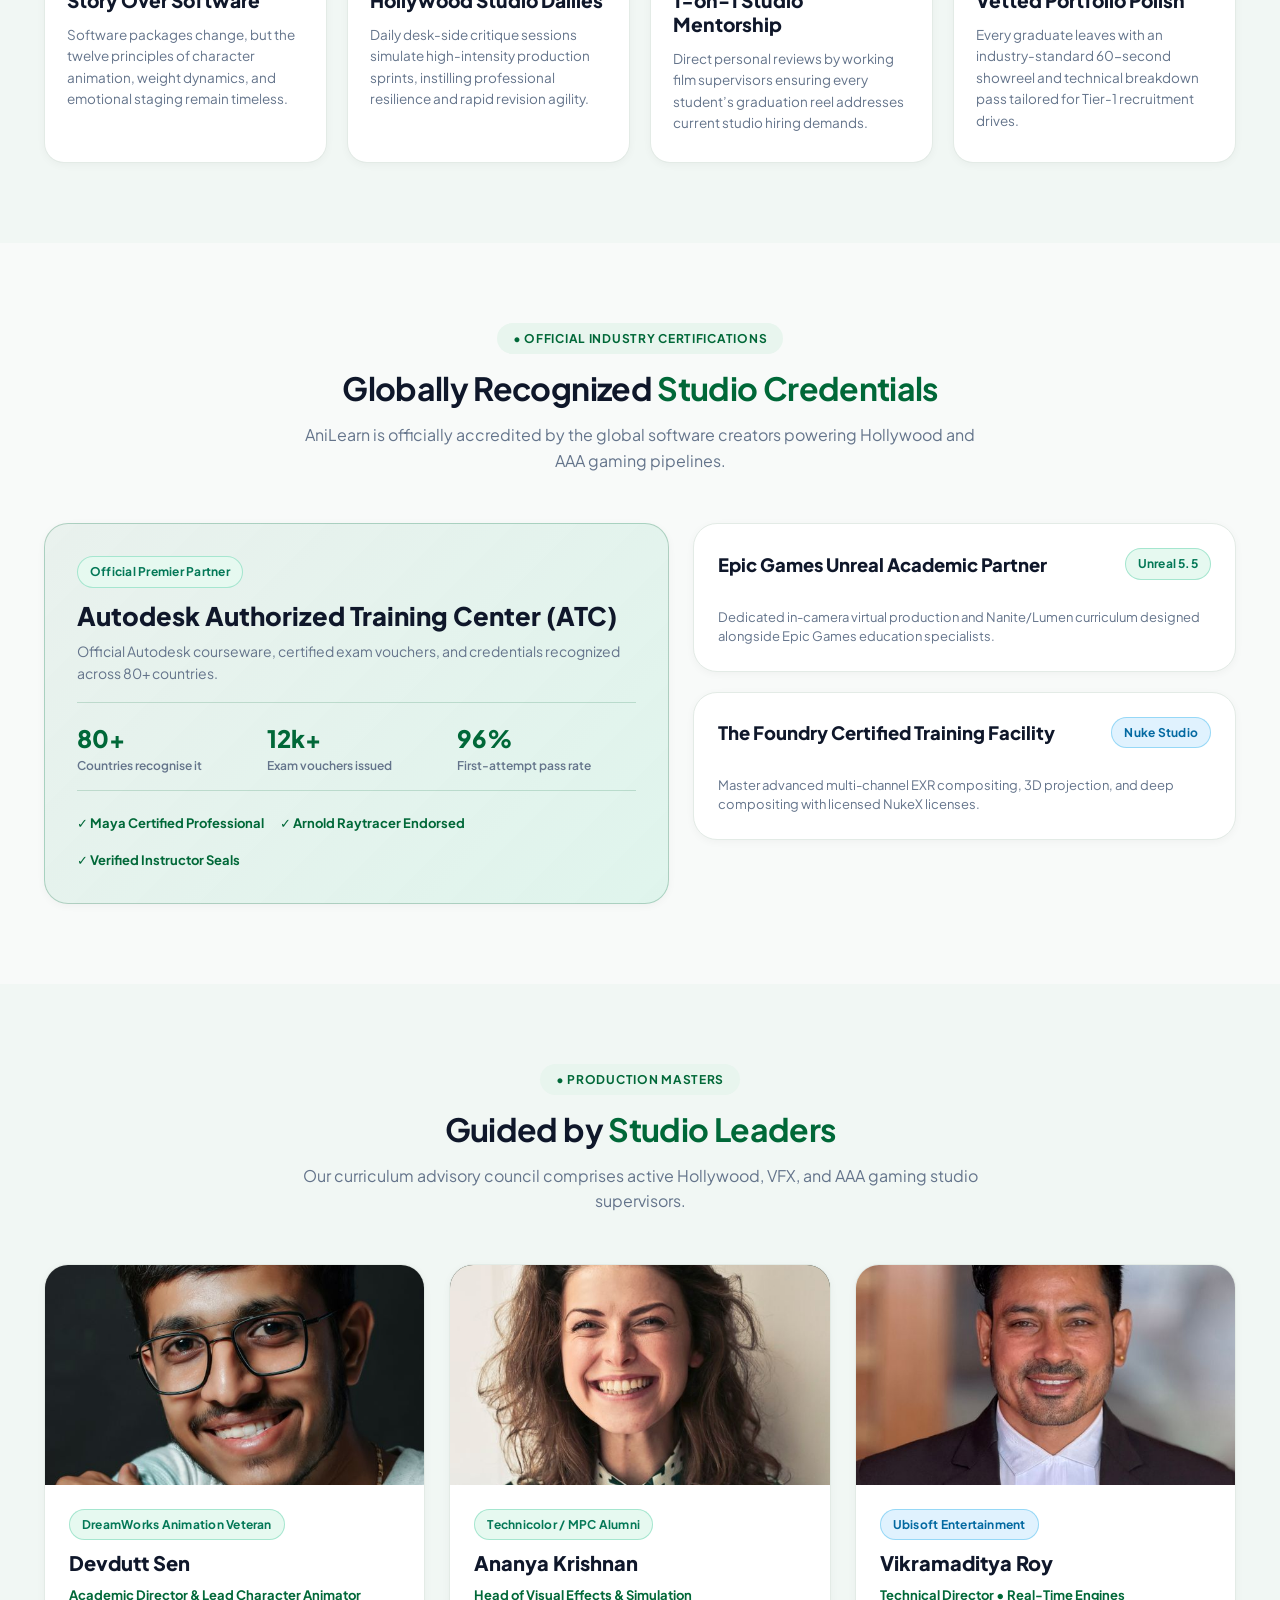
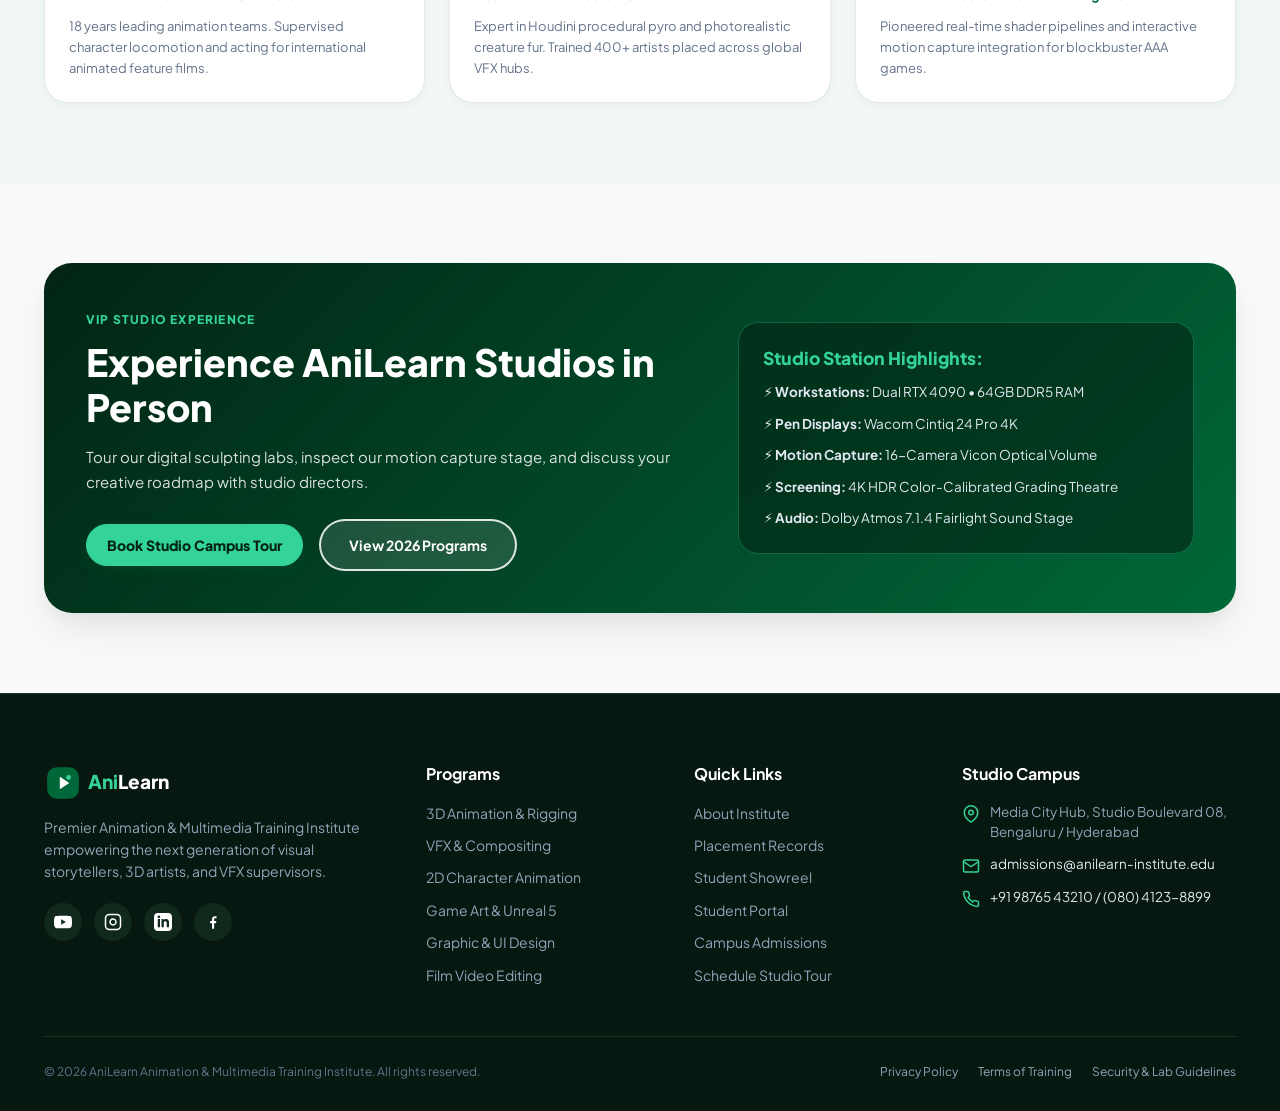
<file: about.html>
<!DOCTYPE html>
<html lang="en" data-theme="light" dir="ltr">
<head>
  <meta charset="UTF-8">
  <meta name="viewport" content="width=device-width, initial-scale=1.0">
  <meta name="description" content="About AniLearn - Premier animation and multimedia training institute dedicated to bridging the gap between artistic education and Hollywood studio production.">
  <title>About Us | AniLearn Animation &amp; Multimedia Training Institute</title>
  <link rel="icon" type="image/svg+xml" href="data:image/svg+xml,%3Csvg xmlns=%27http://www.w3.org/2000/svg%27 viewBox=%270 0 48 48%27%3E%3Crect width=%2748%27 height=%2748%27 rx=%2714%27 fill=%27%23006838%27/%3E%3Cpath d=%27M18 14L33 24L18 34V14Z%27 fill=%27%23fff%27/%3E%3Ccircle cx=%2733%27 cy=%2715%27 r=%274%27 fill=%27%2334D399%27/%3E%3C/svg%3E">

  
  <!-- Google Fonts: Plus Jakarta Sans -->
  <link rel="preconnect" href="https://fonts.googleapis.com">
  <link rel="preconnect" href="https://fonts.gstatic.com" crossorigin>
  <link href="https://fonts.googleapis.com/css2?family=Plus+Jakarta+Sans:ital,wght@0,300;0,400;0,500;0,600;0,700;0,800;1,400;1,600&display=swap" rel="stylesheet">
  
  <!-- Stylesheets -->
  <link rel="stylesheet" href="assets/css/style.css">
  <link rel="stylesheet" href="assets/css/responsive.css">
</head>
<body>

  <!-- =========================================================================
       NAVIGATION BAR (Strict Desktop Navbar Order: Home -> About -> Courses -> Placements -> Contact -> Dashboard)
       ========================================================================= -->
  <header class="navbar-wrapper" id="main-header">
    <div class="container">
      <nav class="navbar" aria-label="Main Navigation">
        <!-- Brand Logo -->
        <a href="index.html" class="navbar-brand" aria-label="AniLearn Home">
          <svg viewBox="0 0 200 48" fill="none" xmlns="http://www.w3.org/2000/svg">
            <g transform="translate(4, 4)">
              <rect width="40" height="40" rx="12" fill="#006838"/>
              <path d="M16 12L28 20L16 28V12Z" fill="#FFFFFF"/>
              <circle cx="27" cy="13" r="3" fill="#34D399"/>
            </g>
            <text x="56" y="32" font-family="'Plus Jakarta Sans', sans-serif" font-size="24" font-weight="800">
              <tspan fill="#006838">Ani</tspan><tspan fill="currentColor">Learn</tspan>
            </text>
          </svg>
        </a>

        <!-- Desktop Navigation Links (Strict Order) -->
        <ul class="nav-links">
          <!-- 1. Home with Dropdown -->
          <li class="nav-item dropdown">
            <a href="index.html" class="nav-link dropdown-toggle" aria-haspopup="true" aria-expanded="false">
              Home
              <svg width="14" height="14" viewBox="0 0 24 24" fill="none" stroke="currentColor" stroke-width="2.5" stroke-linecap="round" stroke-linejoin="round" class="arrow-icon"><polyline points="6 9 12 15 18 9"></polyline></svg>
            </a>
            <div class="dropdown-menu">
              <a href="index.html" class="dropdown-item">
                <span>Home 1 (Creative Showcase)</span>
                <span class="dropdown-badge">Live</span>
              </a>
              <a href="home-2.html" class="dropdown-item">
                <span>Home 2 (Studio Immersion)</span>
                <span class="dropdown-badge">New</span>
              </a>
            </div>
          </li>
          <!-- 2. About (Immediately after Home) -->
          <li class="nav-item">
            <a href="about.html" class="nav-link active">About</a>
          </li>
          <!-- 3. Courses -->
          <li class="nav-item">
            <a href="courses.html" class="nav-link">Courses</a>
          </li>
          <!-- 4. Placements -->
          <li class="nav-item">
            <a href="placements.html" class="nav-link">Placements</a>
          </li>
          <!-- 5. Contact (Before Dashboard) -->
          <li class="nav-item">
            <a href="contact.html" class="nav-link">Contact</a>
          </li>
          <!-- 6. Dashboard -->
          <li class="nav-item">
            <a href="dashboard.html" class="nav-link">Dashboard</a>
          </li>
        </ul>

        <!-- Navbar Action Controls -->
        <div class="navbar-actions">
          <!-- Theme Toggle Button -->
          <button type="button" class="btn-icon-control theme-toggle-btn" aria-label="Toggle Light and Dark Mode" title="Toggle Theme">
            <svg class="icon-moon" width="18" height="18" viewBox="0 0 24 24" fill="none" stroke="currentColor" stroke-width="2" stroke-linecap="round" stroke-linejoin="round"><path d="M21 12.79A9 9 0 1 1 11.21 3 7 7 0 0 0 21 12.79z"></path></svg>
            <svg class="icon-sun" width="18" height="18" viewBox="0 0 24 24" fill="none" stroke="currentColor" stroke-width="2" stroke-linecap="round" stroke-linejoin="round" style="display:none;"><circle cx="12" cy="12" r="5"></circle><line x1="12" y1="1" x2="12" y2="3"></line><line x1="12" y1="21" x2="12" y2="23"></line><line x1="4.22" y1="4.22" x2="5.64" y2="5.64"></line><line x1="18.36" y1="18.36" x2="19.78" y2="19.78"></line><line x1="1" y1="12" x2="3" y2="12"></line><line x1="21" y1="12" x2="23" y2="12"></line><line x1="4.22" y1="19.78" x2="5.64" y2="18.36"></line><line x1="18.36" y1="5.64" x2="19.78" y2="4.22"></line></svg>
          </button>

          <!-- RTL Direction Toggle Button -->
          <button type="button" class="btn-icon-control direction-toggle-btn" aria-label="Toggle Text Direction" title="Toggle RTL/LTR">
            <span class="dir-label" style="font-size:12px; font-weight:700;">RTL</span>
          </button>

          <!-- Login Button (Strict Dimensions: 42px height) -->
          <a href="login.html" class="btn-nav btn-nav-outline">Login</a>

          <!-- Primary CTA Button (Strict Dimensions: 42px height) -->
          <a href="courses.html" class="btn-nav btn-nav-primary">Enroll Now</a>

          <!-- Tablet & Mobile Hamburger Toggle Button -->
          <button type="button" class="hamburger-btn" aria-label="Open Navigation Menu" aria-expanded="false">
            <span></span>
            <span></span>
            <span></span>
          </button>
        </div>
      </nav>
    </div>
  </header>

  <!-- Tablet & Mobile Navigation Drawer Menu -->
  <div class="mobile-drawer-overlay"></div>
  <aside class="mobile-drawer" aria-label="Mobile Navigation">
    <div class="mobile-drawer-header">
      <a href="index.html" class="navbar-brand">
        <svg viewBox="0 0 200 48" fill="none" xmlns="http://www.w3.org/2000/svg" style="height:32px;">
          <g transform="translate(4, 4)">
            <rect width="40" height="40" rx="12" fill="#006838"/>
            <path d="M16 12L28 20L16 28V12Z" fill="#FFFFFF"/>
          </g>
          <text x="56" y="32" font-family="'Plus Jakarta Sans', sans-serif" font-size="24" font-weight="800">
            <tspan fill="#006838">Ani</tspan><tspan fill="currentColor">Learn</tspan>
          </text>
        </svg>
      </a>
      <button type="button" class="mobile-drawer-close btn-icon-control" aria-label="Close Navigation">
        <svg width="20" height="20" viewBox="0 0 24 24" fill="none" stroke="currentColor" stroke-width="2"><line x1="18" y1="6" x2="6" y2="18"></line><line x1="6" y1="6" x2="18" y2="18"></line></svg>
      </button>
    </div>

    <div class="mobile-nav-links">
      <div class="mobile-nav-item">
        <a href="javascript:void(0)" class="mobile-nav-link mobile-dropdown-toggle has-dropdown">
          <span>Home</span>
          <svg width="14" height="14" viewBox="0 0 24 24" fill="none" stroke="currentColor" stroke-width="2" class="arrow-icon"><polyline points="6 9 12 15 18 9"></polyline></svg>
        </a>
        <div class="mobile-submenu">
          <a href="index.html">Home 1 (Creative Showcase)</a>
          <a href="home-2.html">Home 2 (Studio Immersion)</a>
        </div>
      </div>
      <div class="mobile-nav-item">
        <a href="about.html" class="mobile-nav-link active">About</a>
      </div>
      <div class="mobile-nav-item">
        <a href="courses.html" class="mobile-nav-link">Courses</a>
      </div>
      <div class="mobile-nav-item">
        <a href="placements.html" class="mobile-nav-link">Placements</a>
      </div>
      <div class="mobile-nav-item">
        <a href="contact.html" class="mobile-nav-link">Contact</a>
      </div>
      <div class="mobile-nav-item">
        <a href="dashboard.html" class="mobile-nav-link">Dashboard</a>
      </div>
    </div>

    <div class="mobile-drawer-controls">
      <div class="mobile-control-icons"><button type="button" class="btn-icon-control theme-toggle-btn" aria-label="Toggle Theme">
          <svg class="icon-moon" width="18" height="18" viewBox="0 0 24 24" fill="none" stroke="currentColor" stroke-width="2"><path d="M21 12.79A9 9 0 1 1 11.21 3 7 7 0 0 0 21 12.79z"></path></svg>
          <svg class="icon-sun" width="18" height="18" viewBox="0 0 24 24" fill="none" stroke="currentColor" stroke-width="2" style="display:none;"><circle cx="12" cy="12" r="5"></circle><line x1="12" y1="1" x2="12" y2="3"></line><line x1="12" y1="21" x2="12" y2="23"></line><line x1="4.22" y1="4.22" x2="5.64" y2="5.64"></line><line x1="18.36" y1="18.36" x2="19.78" y2="19.78"></line><line x1="1" y1="12" x2="3" y2="12"></line><line x1="21" y1="12" x2="23" y2="12"></line><line x1="4.22" y1="19.78" x2="5.64" y2="18.36"></line><line x1="18.36" y1="5.64" x2="19.78" y2="4.22"></line></svg>
        </button>
        <button type="button" class="btn-icon-control direction-toggle-btn" aria-label="Toggle Direction">
          <span class="dir-label" style="font-size:12px; font-weight:700;">RTL</span>
        </button>
      </div>
      <div class="mobile-action-buttons">
        <a href="login.html" class="btn-nav btn-nav-outline" style="width:100%;">Login</a>
        <a href="courses.html" class="btn-nav btn-nav-primary" style="width:100%;">Enroll Now</a>
      </div>
    </div>
  </aside>

  <!-- =========================================================================
       MAIN CONTENT: EXACTLY 6 CONTENT SECTIONS WITH UNIQUE CREATIVE LAYOUTS
       ========================================================================= -->
  <main id="main-content">

    <!-- =========================================================================
         SECTION 1: PAGE HERO (Strict 380px Height per Template Specification)
         ========================================================================= -->
    <section class="page-hero" style="background-image: url('assets/images/pexels-photo-3183150.jpeg');" aria-label="About Hero">
      <div class="container">
        <div class="page-hero-content">
          <div class="page-breadcrumbs">
            <a href="index.html">Home</a>
            <span>/</span>
            <span class="current">About</span>
          </div>
          <h1 class="page-hero-title">About AniLearn Institute</h1>
          <p class="page-hero-subtitle">Bridging the gap between artistic education and Hollywood studio production.</p>
        </div>
      </div>
    </section>

    <!-- =========================================================================
         SECTION 2: OUR GENESIS & CREATIVE HERITAGE (Interactive Timeline Layout)
         ========================================================================= -->
    <section class="section" aria-label="Our Creative Genesis and Heritage">
      <div class="container">
        <div class="genesis-split">
          <div class="genesis-photo-wrap">
            <img class="genesis-photo" src="assets/images/pexels-photo-6322367.jpeg" alt="Designers collaborating at the AniLearn studio" loading="lazy">
            <img class="genesis-photo-inset" src="assets/images/pexels-photo-8389702.jpeg" alt="Cinema camera on a tripod in the studio" loading="lazy">
            <div class="genesis-badge"><strong>Since 2012</strong><span>Media City Campus</span></div>
          </div>
          <div class="genesis-copy">
            <div class="section-tag" style="width:fit-content; margin-bottom:12px;">&#8226; Studio Heritage</div>
            <h2 class="section-title" style="font-size:2.4rem; line-height:1.2; margin-bottom:16px;">Born to redefine <span style="color:var(--primary);">creative craftsmanship</span></h2>
            <p style="font-size:15px; color:var(--text-muted); line-height:1.7; margin-bottom:24px;">Founded by studio supervisors to replace outdated theory with real production dailies, studio milestones, and hands-on masterclasses.</p>
            <div class="genesis-stats">
              <div class="stat-card"><h3 style="color:var(--primary);">14+</h3><span>Years Excellence</span></div>
              <div class="stat-card"><h3 style="color:#059669;">5.2k</h3><span>Studio Alumni</span></div>
              <div class="stat-card"><h3 style="color:#7c3aed;">240+</h3><span>Studio Partners</span></div>
            </div>
            <a href="courses.html" class="btn-arrow-badge">
              <span>Explore Curriculum</span>
              <span class="arrow-circle">&#8599;</span>
            </a>
          </div>
        </div>

        <div class="genesis-timeline">
          <div class="timeline-step-card">
            <span class="timeline-year-badge">2012</span>
            <div>
              <h4>Foundation in Media City</h4>
              <p>Started with two specialized Maya animation suites and 30 passionate character animators under veteran mentorship.</p>
            </div>
          </div>
          <div class="timeline-step-card">
            <span class="timeline-year-badge">2018</span>
            <div>
              <h4>GPU Render Farm &amp; Optical MoCap</h4>
              <p>Built a dedicated 256-node GPU render cluster and expanded into a 16-camera Vicon optical motion capture stage.</p>
            </div>
          </div>
          <div class="timeline-step-card">
            <span class="timeline-year-badge">2026</span>
            <div>
              <h4>Virtual Production &amp; Unreal 5.5</h4>
              <p>Integrated an in-camera VFX LED volume, real-time camera tracking, and Hollywood virtual production workflows.</p>
            </div>
          </div>
        </div>
      </div>
    </section>

    <!-- =========================================================================
         SECTION 3: CORE STUDIO PHILOSOPHY (Horizontal Accordion Pillars)
         ========================================================================= -->
    <section class="section section-bg-alt" aria-label="Core Educational Pillars">
      <div class="container">
        <div class="section-header">
          <div class="section-tag">&#8226; The AniLearn Method</div>
          <h2 class="section-title">Four Pillars of <span style="color: var(--primary);">Studio Pedagogy</span></h2>
          <p class="section-subtitle">Engineering technical mastery, character acting, and commercial production readiness.</p>
        </div>

        <div class="about-pillars-grid">
          <!-- Pillar 1 -->
          <div class="about-pillar-box">
            <span class="about-pillar-number">01</span>
            <h3 style="font-size:1.2rem; font-weight:800; margin:0;">Story Over Software</h3>
            <p style="font-size:13.5px; color:var(--text-muted); line-height:1.6; margin:0;">Software packages change, but the twelve principles of character animation, weight dynamics, and emotional staging remain timeless.</p>
          </div>

          <!-- Pillar 2 -->
          <div class="about-pillar-box" style="border-top-color:#0284c7;">
            <span class="about-pillar-number" style="color:#0284c7;">02</span>
            <h3 style="font-size:1.2rem; font-weight:800; margin:0;">Hollywood Studio Dailies</h3>
            <p style="font-size:13.5px; color:var(--text-muted); line-height:1.6; margin:0;">Daily desk-side critique sessions simulate high-intensity production sprints, instilling professional resilience and rapid revision agility.</p>
          </div>

          <!-- Pillar 3 -->
          <div class="about-pillar-box" style="border-top-color:#7c3aed;">
            <span class="about-pillar-number" style="color:#7c3aed;">03</span>
            <h3 style="font-size:1.2rem; font-weight:800; margin:0;">1-on-1 Studio Mentorship</h3>
            <p style="font-size:13.5px; color:var(--text-muted); line-height:1.6; margin:0;">Direct personal reviews by working film supervisors ensuring every student&#8217;s graduation reel addresses current studio hiring demands.</p>
          </div>

          <!-- Pillar 4 -->
          <div class="about-pillar-box" style="border-top-color:#d97706;">
            <span class="about-pillar-number" style="color:#d97706;">04</span>
            <h3 style="font-size:1.2rem; font-weight:800; margin:0;">Vetted Portfolio Polish</h3>
            <p style="font-size:13.5px; color:var(--text-muted); line-height:1.6; margin:0;">Every graduate leaves with an industry-standard 60-second showreel and technical breakdown pass tailored for Tier-1 recruitment drives.</p>
          </div>
        </div>
      </div>
    </section>

    <!-- =========================================================================
         SECTION 4: GLOBAL STUDIO ACCREDITATIONS (Dual-Tier Bento Credential Grid)
         ========================================================================= -->
    <section class="section" aria-label="Global Studio Accreditations">
      <div class="container">
        <div class="section-header">
          <div class="section-tag">&#8226; Official Industry Certifications</div>
          <h2 class="section-title">Globally Recognized <span style="color: var(--primary);">Studio Credentials</span></h2>
          <p class="section-subtitle">AniLearn is officially accredited by the global software creators powering Hollywood and AAA gaming pipelines.</p>
        </div>

        <div class="about-bento-creds">
          <!-- Big Card Left: Autodesk -->
          <div class="about-cred-card" style="background:linear-gradient(135deg, rgba(0,104,56,0.06) 0%, rgba(52,211,153,0.12) 100%); border-color:rgba(0,104,56,0.25);">
            <div>
              <span class="badge-status badge-submitted" style="margin-bottom:12px;">Official Premier Partner</span>
              <h3 style="font-size:1.6rem; font-weight:800; margin-bottom:8px;">Autodesk Authorized Training Center (ATC)</h3>
              <p style="font-size:14px; color:var(--text-muted); line-height:1.6;">Official Autodesk courseware, certified exam vouchers, and credentials recognized across 80+ countries.</p>
            </div>
            <div class="cred-stats">
              <div><strong>80+</strong><span>Countries recognise it</span></div>
              <div><strong>12k+</strong><span>Exam vouchers issued</span></div>
              <div><strong>96%</strong><span>First-attempt pass rate</span></div>
            </div>
            <div style="display:flex; gap:16px; align-items:center; flex-wrap:wrap; margin-top:4px;">
              <span style="font-size:13px; font-weight:700; color:var(--primary);">&#10003; Maya Certified Professional</span>
              <span style="font-size:13px; font-weight:700; color:var(--primary);">&#10003; Arnold Raytracer Endorsed</span>
              <span style="font-size:13px; font-weight:700; color:var(--primary);">&#10003; Verified Instructor Seals</span>
            </div>
          </div>

          <!-- Stack of 2 Cards Right -->
          <div style="display:flex; flex-direction:column; gap:20px;">
            <!-- Epic Games -->
            <div class="about-cred-card" style="padding:24px;">
              <div style="display:flex; justify-content:space-between; align-items:center;">
                <h4 style="font-size:1.15rem; font-weight:800; margin:0;">Epic Games Unreal Academic Partner</h4>
                <span class="badge-status badge-paid">Unreal 5.5</span>
              </div>
              <p style="font-size:13px; color:var(--text-muted); line-height:1.5; margin:10px 0 0 0;">Dedicated in-camera virtual production and Nanite/Lumen curriculum designed alongside Epic Games education specialists.</p>
            </div>

            <!-- The Foundry -->
            <div class="about-cred-card" style="padding:24px;">
              <div style="display:flex; justify-content:space-between; align-items:center;">
                <h4 style="font-size:1.15rem; font-weight:800; margin:0;">The Foundry Certified Training Facility</h4>
                <span class="badge-status badge-progress">Nuke Studio</span>
              </div>
              <p style="font-size:13px; color:var(--text-muted); line-height:1.5; margin:10px 0 0 0;">Master advanced multi-channel EXR compositing, 3D projection, and deep compositing with licensed NukeX licenses.</p>
            </div>
          </div>
        </div>
      </div>
    </section>

    <!-- =========================================================================
         SECTION 5: STUDIO ADVISORY COUNCIL (Editorial Mentor Profiles)
         ========================================================================= -->
    <section class="section section-bg-alt" aria-label="Studio Advisory Council">
      <div class="container">
        <div class="section-header">
          <div class="section-tag">&#8226; Production Masters</div>
          <h2 class="section-title">Guided by <span style="color: var(--primary);">Studio Leaders</span></h2>
          <p class="section-subtitle">Our curriculum advisory council comprises active Hollywood, VFX, and AAA gaming studio supervisors.</p>
        </div>

        <div class="about-mentors-editorial">
          <!-- Mentor 1 -->
          <div class="about-editorial-card">
            <div style="height:220px; overflow:hidden; background:#061a10;">
              <img src="assets/images/pexels-photo-34514521.jpeg" alt="Devdutt Sen" style="width:100%; height:100%; object-fit:cover;">
            </div>
            <div style="padding:24px; display:flex; flex-direction:column; gap:10px;">
              <span class="badge-status badge-submitted" style="width:fit-content;">DreamWorks Animation Veteran</span>
              <h3 style="font-size:1.25rem; font-weight:800; margin:0;">Devdutt Sen</h3>
              <p style="font-size:13px; color:var(--primary); font-weight:700; margin:0;">Academic Director &amp; Lead Character Animator</p>
              <p style="font-size:13px; color:var(--text-muted); line-height:1.6; margin:0;">18 years leading animation teams. Supervised character locomotion and acting for international animated feature films.</p>
            </div>
          </div>

          <!-- Mentor 2 -->
          <div class="about-editorial-card">
            <div style="height:220px; overflow:hidden; background:#061a10; position:relative;">
              <img src="assets/images/pexels-photo-774909.jpeg" alt="Ananya Krishnan" style="width:100%; height:100%; object-fit:cover; object-position:center 25%;">
            </div>
            <div style="padding:24px; display:flex; flex-direction:column; gap:10px;">
              <span class="badge-status badge-paid" style="width:fit-content;">Technicolor / MPC Alumni</span>
              <h3 style="font-size:1.25rem; font-weight:800; margin:0;">Ananya Krishnan</h3>
              <p style="font-size:13px; color:var(--primary); font-weight:700; margin:0;">Head of Visual Effects &amp; Simulation</p>
              <p style="font-size:13px; color:var(--text-muted); line-height:1.6; margin:0;">Expert in Houdini procedural pyro and photorealistic creature fur. Trained 400+ artists placed across global VFX hubs.</p>
            </div>
          </div>

          <!-- Mentor 3 -->
          <div class="about-editorial-card">
            <div style="height:220px; overflow:hidden; background:#061a10;">
              <img src="assets/images/pexels-photo-38889899.jpeg" alt="Vikramaditya Roy" style="width:100%; height:100%; object-fit:cover;">
            </div>
            <div style="padding:24px; display:flex; flex-direction:column; gap:10px;">
              <span class="badge-status badge-progress" style="width:fit-content;">Ubisoft Entertainment</span>
              <h3 style="font-size:1.25rem; font-weight:800; margin:0;">Vikramaditya Roy</h3>
              <p style="font-size:13px; color:var(--primary); font-weight:700; margin:0;">Technical Director &#8226; Real-Time Engines</p>
              <p style="font-size:13px; color:var(--text-muted); line-height:1.6; margin:0;">Pioneered real-time shader pipelines and interactive motion capture integration for blockbuster AAA games.</p>
            </div>
          </div>
        </div>
      </div>
    </section>

    <!-- =========================================================================
         SECTION 6: EXPERIENCE ANILearn IN PERSON (VIP Studio Access Pass Layout)
         ========================================================================= -->
    <section class="section" aria-label="Campus Experience and Admissions">
      <div class="container">
        <div class="about-vip-ticket-banner">
          <div>
            <span style="font-size:12px; font-weight:800; color:#34d399; letter-spacing:0.1em; text-transform:uppercase;">VIP Studio Experience</span>
            <h2 style="font-size:2.35rem; font-weight:800; line-height:1.2; margin:8px 0 16px 0; color:#ffffff;">Experience AniLearn Studios in Person</h2>
            <p style="font-size:15px; color:rgba(255,255,255,0.85); line-height:1.65; margin-bottom:24px;">
              Tour our digital sculpting labs, inspect our motion capture stage, and discuss your creative roadmap with studio directors.
            </p>
            <div style="display:flex; gap:16px; align-items:center; flex-wrap:wrap;">
              <a href="contact.html" class="btn-pill btn-primary" style="background:#34d399; color:#022414; border-color:#34d399; font-weight:800;">Book Studio Campus Tour</a>
              <a href="courses.html" class="btn-pill btn-outline-white">View 2026 Programs</a>
            </div>
          </div>

          <!-- Studio Specs Quick List -->
          <div style="background:rgba(2,36,20,0.6); border:1px solid rgba(52,211,153,0.3); border-radius:20px; padding:24px;">
            <h4 style="font-size:1.1rem; font-weight:800; color:#34d399; margin-bottom:12px;">Studio Station Highlights:</h4>
            <div style="display:flex; flex-direction:column; gap:10px; font-size:13.5px; color:#e2e8f0;">
              <div>&#9889; <strong>Workstations:</strong> Dual RTX 4090 &#8226; 64GB DDR5 RAM</div>
              <div>&#9889; <strong>Pen Displays:</strong> Wacom Cintiq 24 Pro 4K</div>
              <div>&#9889; <strong>Motion Capture:</strong> 16-Camera Vicon Optical Volume</div>
              <div>&#9889; <strong>Screening:</strong> 4K HDR Color-Calibrated Grading Theatre</div>
              <div>&#9889; <strong>Audio:</strong> Dolby Atmos 7.1.4 Fairlight Sound Stage</div>
            </div>
          </div>
        </div>
      </div>
    </section>

  </main>

  <!-- =========================================================================
       PUBLIC WEBSITE FOOTER
       ========================================================================= -->
  <footer class="footer" role="contentinfo">
    <div class="container">
      <div class="footer-top">
        <div class="footer-brand">
          <svg viewBox="0 0 200 48" fill="none" xmlns="http://www.w3.org/2000/svg" style="height:38px; margin-bottom:14px;">
            <g transform="translate(4, 4)">
              <rect width="40" height="40" rx="12" fill="#006838"/>
              <path d="M16 12L28 20L16 28V12Z" fill="#FFFFFF"/>
              <circle cx="27" cy="13" r="3" fill="#34D399"/>
            </g>
            <text x="56" y="32" font-family="'Plus Jakarta Sans', sans-serif" font-size="24" font-weight="800">
              <tspan fill="#34D399">Ani</tspan><tspan fill="#FFFFFF">Learn</tspan>
            </text>
          </svg>
          <p>Premier Animation &amp; Multimedia Training Institute empowering the next generation of visual storytellers, 3D artists, and VFX supervisors.</p>
          <div class="footer-socials">
            <a href="javascript:void(0)" class="social-link" aria-label="YouTube"><svg width="18" height="18" viewBox="0 0 24 24" fill="currentColor"><path d="M23.498 6.186a3.016 3.016 0 0 0-2.122-2.136C19.505 3.545 12 3.545 12 3.545s-7.505 0-9.377.505A3.017 3.017 0 0 0 .502 6.186C0 8.07 0 12 0 12s0 3.93.502 5.814a3.016 3.016 0 0 0 2.122 2.136c1.871.505 9.376.505 9.376.505s7.505 0 9.377-.505a3.015 3.015 0 0 0 2.122-2.136C24 15.93 24 12 24 12s0-3.93-.502-5.814zM9.545 15.568V8.432L15.818 12l-6.273 3.568z"/></svg></a>
            <a href="javascript:void(0)" class="social-link" aria-label="Instagram"><svg width="18" height="18" viewBox="0 0 24 24" fill="none" stroke="currentColor" stroke-width="2"><rect x="2" y="2" width="20" height="20" rx="5" ry="5"></rect><path d="M16 11.37A4 4 0 1 1 12.63 8 4 4 0 0 1 16 11.37z"></path><line x1="17.5" y1="6.5" x2="17.51" y2="6.5"></line></svg></a>
            <a href="javascript:void(0)" class="social-link" aria-label="LinkedIn"><svg width="18" height="18" viewBox="0 0 24 24" fill="currentColor"><path d="M19 0h-14c-2.761 0-5 2.239-5 5v14c0 2.761 2.239 5 5 5h14c2.762 0 5-2.239 5-5v-14c0-2.761-2.238-5-5-5zm-11 19h-3v-11h3v11zm-1.5-12.268c-.966 0-1.75-.79-1.75-1.764s.784-1.764 1.75-1.764 1.75.79 1.75 1.764-.783 1.764-1.75 1.764zm13.5 12.268h-3v-5.604c0-3.368-4-3.113-4 0v5.604h-3v-11h3v1.765c1.396-2.586 7-2.777 7 2.476v6.759z"/></svg></a>
            <a href="javascript:void(0)" class="social-link" aria-label="Facebook"><svg width="18" height="18" viewBox="0 0 24 24" fill="currentColor"><path d="M13.5 21v-7.5h2.5l.5-3h-3V8.6c0-.9.3-1.6 1.6-1.6H16.700V4.300C16.400 4.300 15.500 4.200 14.500 4.200c-2.300 0-3.800 1.400-3.800 3.900v2.400H8.200v3h2.500V21h2.800z"/></svg></a>
          </div>
        </div>

        <div class="footer-col">
          <h4>Programs</h4>
          <div class="footer-links">
            <a href="courses.html">3D Animation &amp; Rigging</a>
            <a href="courses.html">VFX &amp; Compositing</a>
            <a href="courses.html">2D Character Animation</a>
            <a href="courses.html">Game Art &amp; Unreal 5</a>
            <a href="courses.html">Graphic &amp; UI Design</a>
            <a href="courses.html">Film Video Editing</a>
          </div>
        </div>

        <div class="footer-col">
          <h4>Quick Links</h4>
          <div class="footer-links">
            <a href="about.html">About Institute</a>
            <a href="placements.html">Placement Records</a>
            <a href="index.html#showreel">Student Showreel</a>
            <a href="dashboard.html">Student Portal</a>
            <a href="contact.html">Campus Admissions</a>
            <a href="contact.html">Schedule Studio Tour</a>
          </div>
        </div>

        <div class="footer-col">
          <h4>Studio Campus</h4>
          <ul class="footer-contact-list">
            <li>
              <svg width="18" height="18" viewBox="0 0 24 24" fill="none" stroke="currentColor" stroke-width="2" stroke-linecap="round" stroke-linejoin="round" aria-hidden="true"><path d="M21 10c0 7-9 13-9 13s-9-6-9-13a9 9 0 0 1 18 0z"></path><circle cx="12" cy="10" r="3"></circle></svg>
              <span>Media City Hub, Studio Boulevard 08, Bengaluru / Hyderabad</span>
            </li>
            <li>
              <svg width="18" height="18" viewBox="0 0 24 24" fill="none" stroke="currentColor" stroke-width="2" stroke-linecap="round" stroke-linejoin="round" aria-hidden="true"><path d="M4 4h16c1.1 0 2 .9 2 2v12c0 1.1-.9 2-2 2H4c-1.1 0-2-.9-2-2V6c0-1.1.9-2 2-2z"></path><polyline points="22,6 12,13 2,6"></polyline></svg>
              <a href="mailto:admissions@anilearn-institute.edu">admissions@anilearn-institute.edu</a>
            </li>
            <li>
              <svg width="18" height="18" viewBox="0 0 24 24" fill="none" stroke="currentColor" stroke-width="2" stroke-linecap="round" stroke-linejoin="round" aria-hidden="true"><path d="M22 16.92v3a2 2 0 0 1-2.18 2 19.79 19.79 0 0 1-8.63-3.07 19.5 19.5 0 0 1-6-6 19.79 19.79 0 0 1-3.07-8.67A2 2 0 0 1 4.11 2h3a2 2 0 0 1 2 1.72 12.84 12.84 0 0 0 .7 2.81 2 2 0 0 1-.45 2.11L8.09 9.91a16 16 0 0 0 6 6l1.27-1.27a2 2 0 0 1 2.11-.45 12.84 12.84 0 0 0 2.81.7A2 2 0 0 1 22 16.92z"></path></svg>
              <a href="tel:+919876543210">+91 98765 43210 / (080) 4123-8899</a>
            </li>
          </ul>
        </div>
      </div>

      <div class="footer-bottom">
        <p>&copy; 2026 AniLearn Animation &amp; Multimedia Training Institute. All rights reserved.</p>
        <div class="footer-bottom-links">
          <a href="javascript:void(0)" style="color:#94a3b8;">Privacy Policy</a>
          <a href="javascript:void(0)" style="color:#94a3b8;">Terms of Training</a>
          <a href="javascript:void(0)" style="color:#94a3b8;">Security &amp; Lab Guidelines</a>
        </div>
      </div>
    </div>
  </footer>

  <!-- Back-to-Top Button -->
  <button type="button" class="back-to-top" aria-label="Back to top">
    <svg width="20" height="20" viewBox="0 0 24 24" fill="none" stroke="currentColor" stroke-width="2.5"><polyline points="18 15 12 9 6 15"></polyline></svg>
  </button>

  <script src="assets/js/main.js"></script>
</body>
</html>
</file>
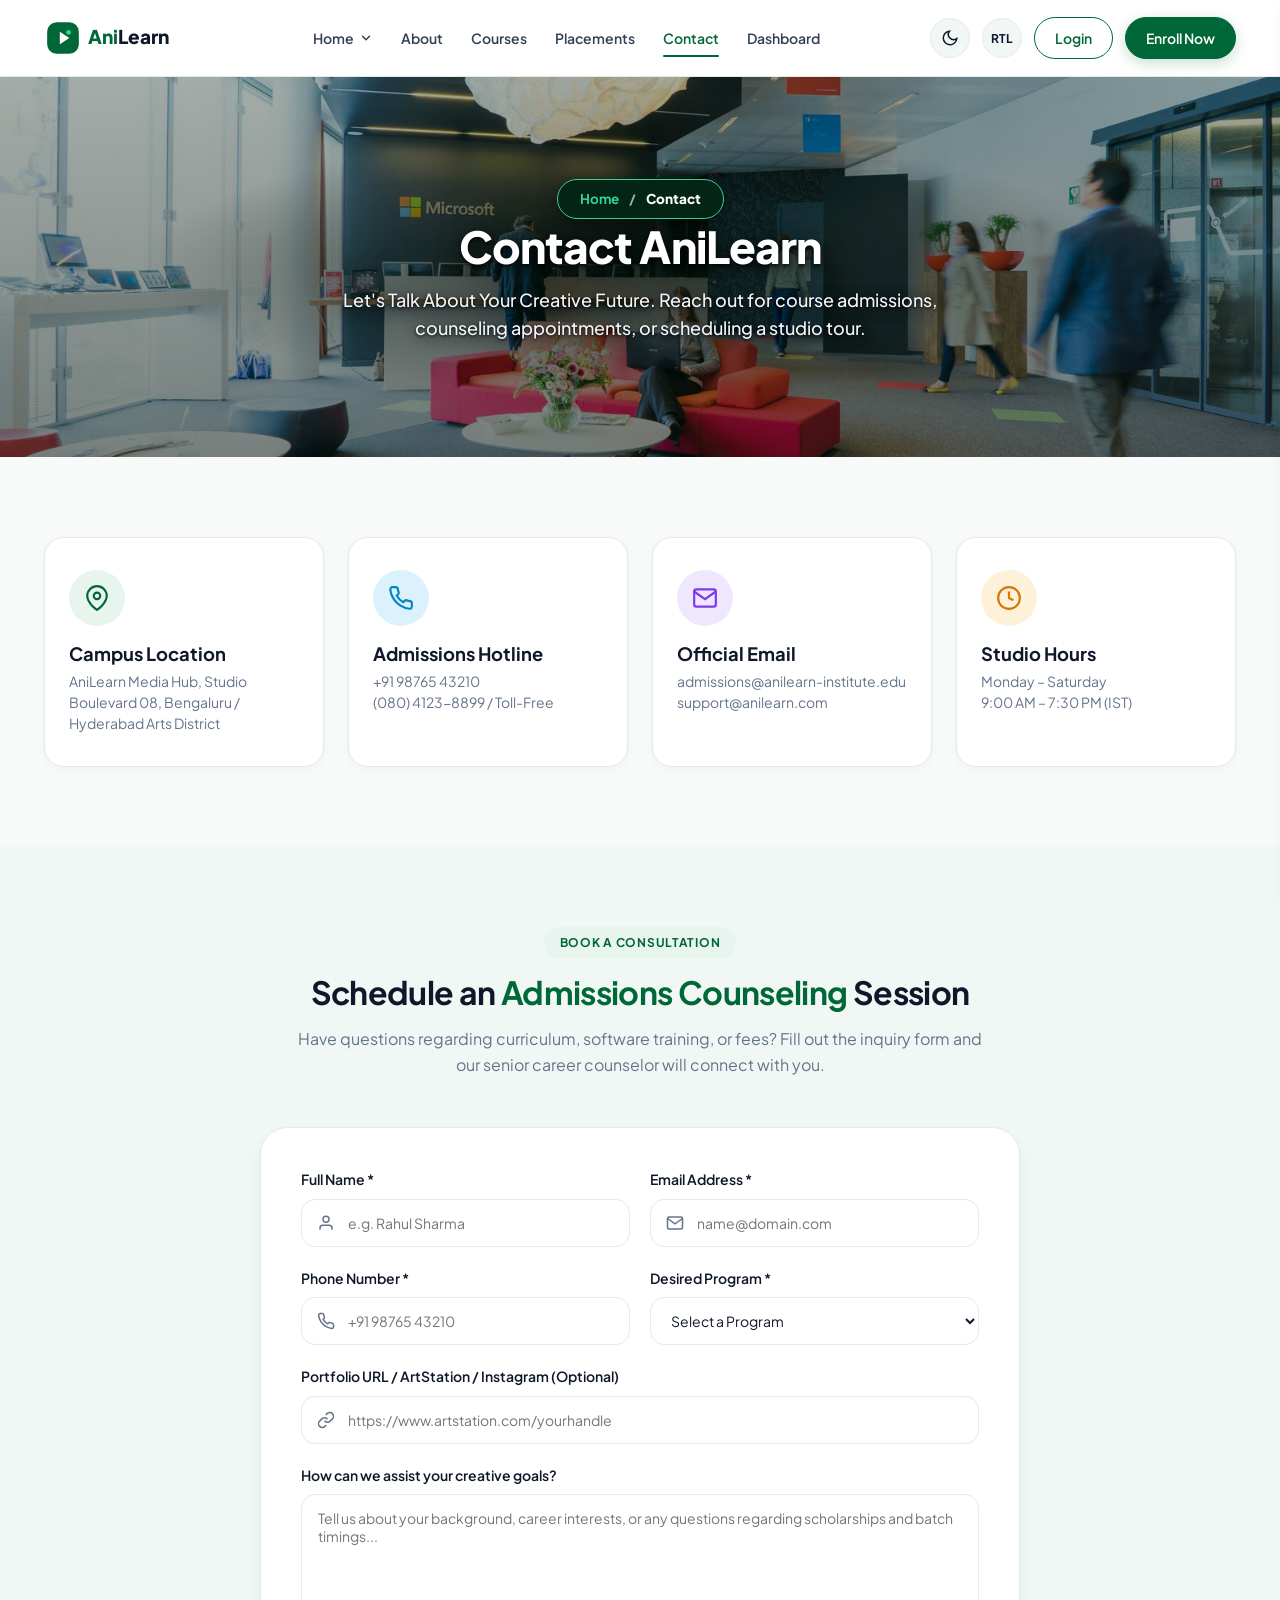
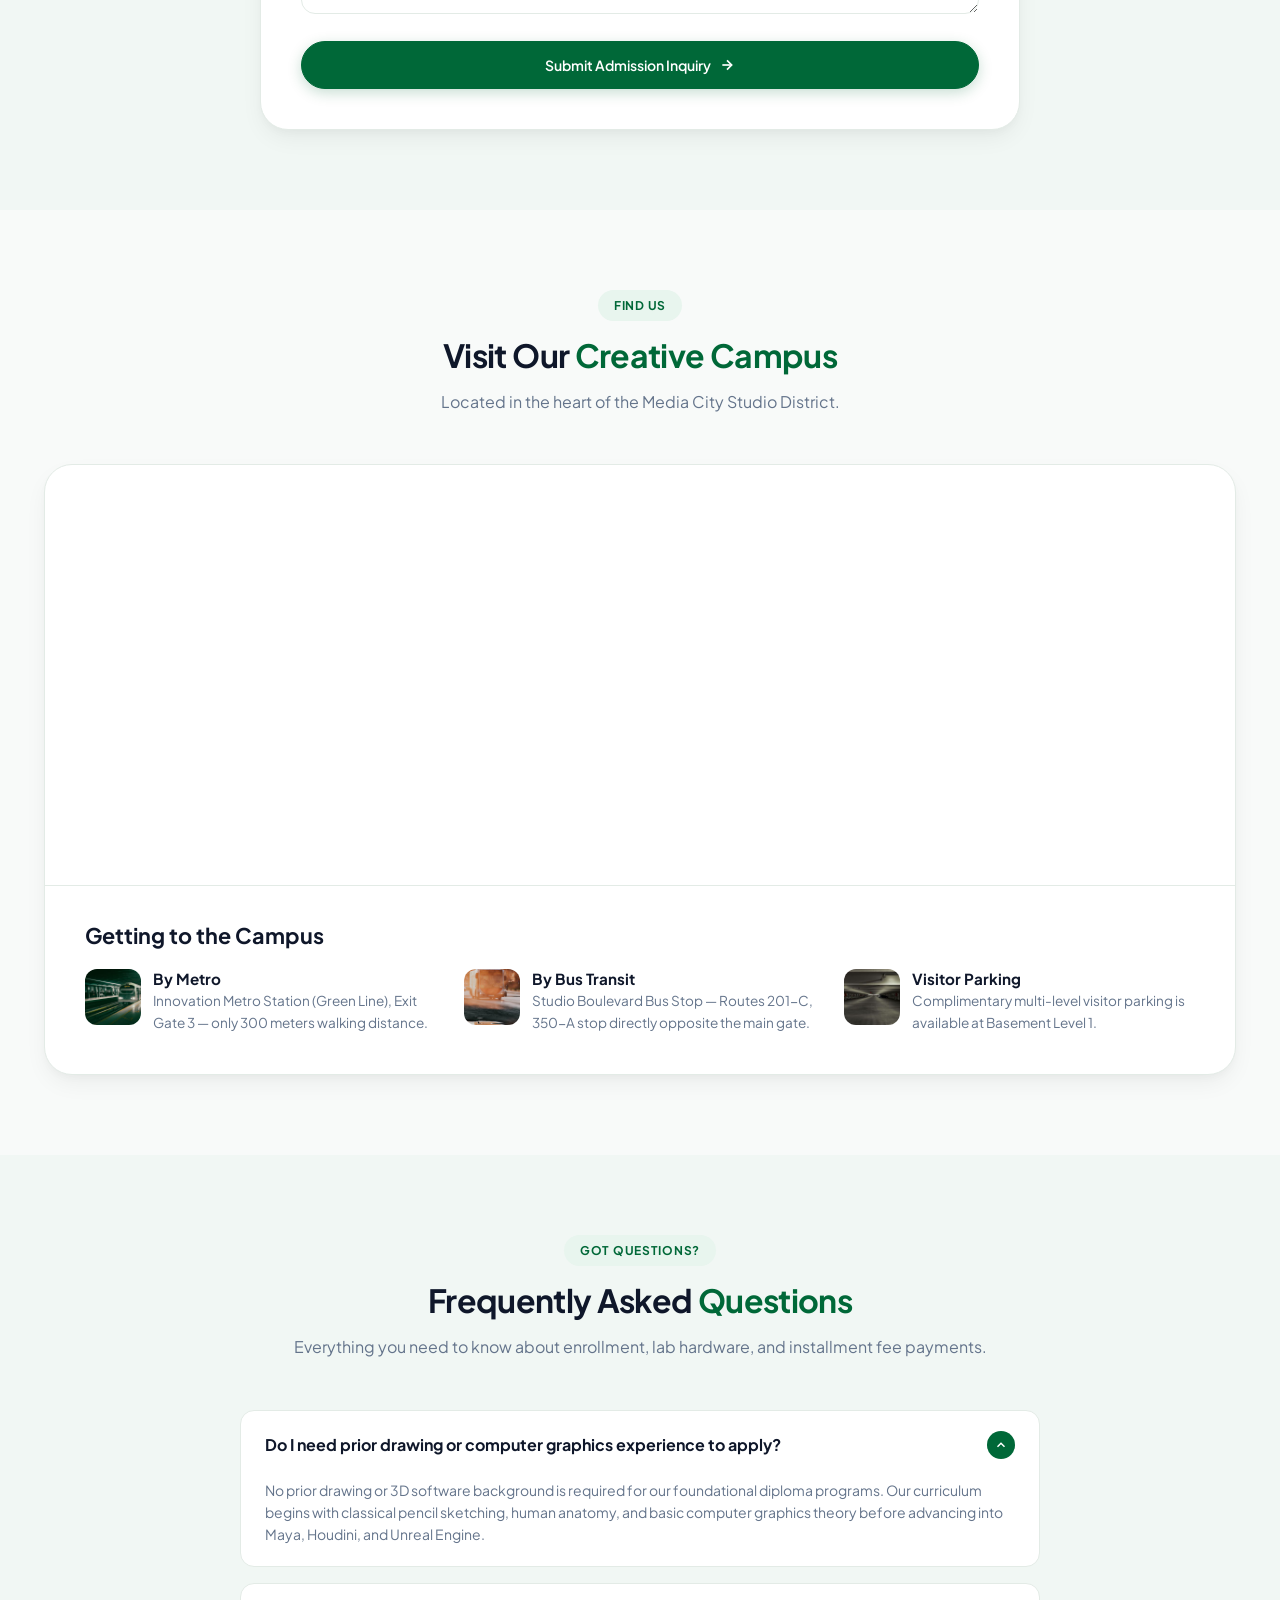
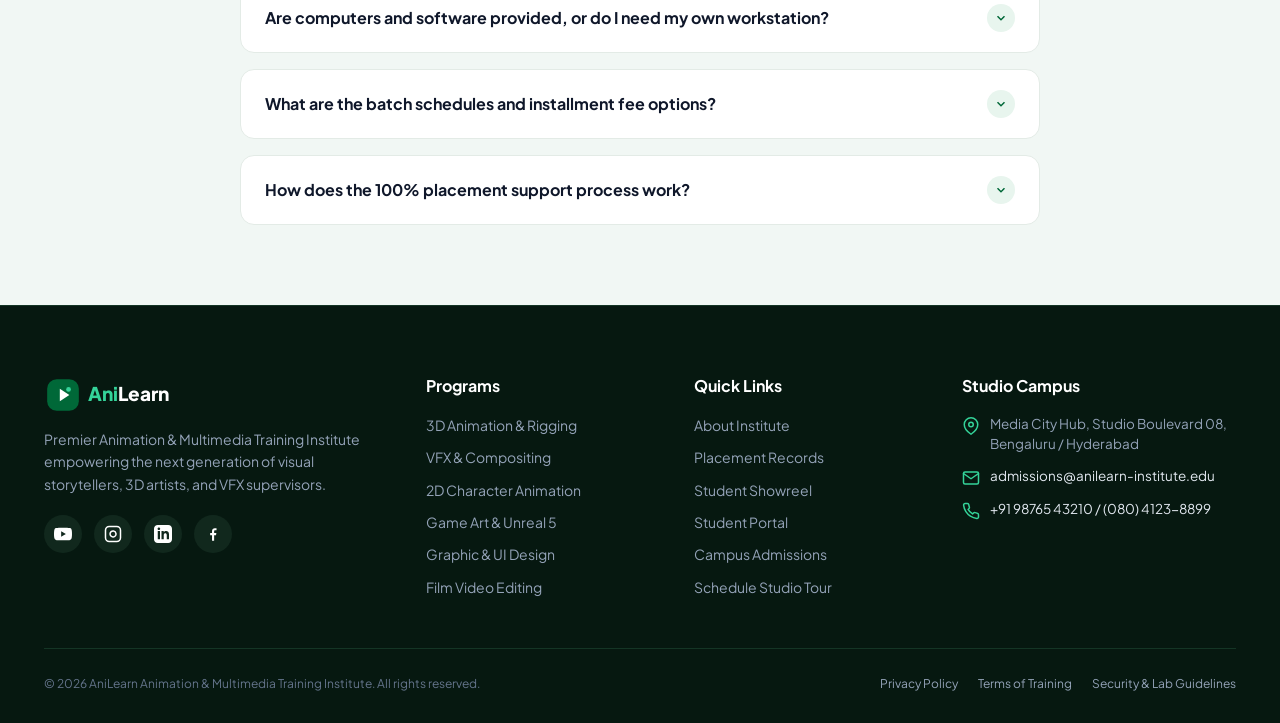
<file: contact.html>
<!DOCTYPE html>
<html lang="en" data-theme="light" dir="ltr">
<head>
  <meta charset="UTF-8">
  <meta name="viewport" content="width=device-width, initial-scale=1.0">
  <meta name="description" content="Contact AniLearn Animation &amp; Multimedia Training Institute. Admissions counseling, campus studio tours, and course inquiries.">
  <title>Contact Us | AniLearn Animation &amp; Multimedia Training Institute</title>
  <link rel="icon" type="image/svg+xml" href="data:image/svg+xml,%3Csvg xmlns=%27http://www.w3.org/2000/svg%27 viewBox=%270 0 48 48%27%3E%3Crect width=%2748%27 height=%2748%27 rx=%2714%27 fill=%27%23006838%27/%3E%3Cpath d=%27M18 14L33 24L18 34V14Z%27 fill=%27%23fff%27/%3E%3Ccircle cx=%2733%27 cy=%2715%27 r=%274%27 fill=%27%2334D399%27/%3E%3C/svg%3E">

  
  <!-- Google Fonts: Plus Jakarta Sans -->
  <link rel="preconnect" href="https://fonts.googleapis.com">
  <link rel="preconnect" href="https://fonts.gstatic.com" crossorigin>
  <link href="https://fonts.googleapis.com/css2?family=Plus+Jakarta+Sans:ital,wght@0,300;0,400;0,500;0,600;0,700;0,800;1,400;1,600&display=swap" rel="stylesheet">
  
  <!-- Stylesheets -->
  <link rel="stylesheet" href="assets/css/style.css">
  <link rel="stylesheet" href="assets/css/responsive.css">
</head>
<body>

  <!-- Shared Desktop & Mobile Navigation Header -->
  <header class="navbar-wrapper">
    <div class="container">
      <nav class="navbar" aria-label="Main Navigation">
        <!-- Brand Logo -->
        <a href="index.html" class="navbar-brand" aria-label="AniLearn Home">
          <svg viewBox="0 0 200 48" fill="none" xmlns="http://www.w3.org/2000/svg">
            <g transform="translate(4, 4)">
              <rect width="40" height="40" rx="12" fill="#006838"/>
              <path d="M16 12L28 20L16 28V12Z" fill="#FFFFFF"/>
              <circle cx="27" cy="13" r="3" fill="#34D399"/>
            </g>
            <text x="56" y="32" font-family="'Plus Jakarta Sans', sans-serif" font-size="24" font-weight="800">
              <tspan fill="#006838">Ani</tspan><tspan fill="currentColor">Learn</tspan>
            </text>
          </svg>
        </a>

        <!-- Desktop Navigation Links (Strict Order) -->
        <ul class="nav-links">
          <!-- 1. Home with Dropdown -->
          <li class="nav-item dropdown">
            <a href="index.html" class="nav-link dropdown-toggle" aria-haspopup="true" aria-expanded="false">
              Home
              <svg width="14" height="14" viewBox="0 0 24 24" fill="none" stroke="currentColor" stroke-width="2.5" stroke-linecap="round" stroke-linejoin="round" class="arrow-icon"><polyline points="6 9 12 15 18 9"></polyline></svg>
            </a>
            <div class="dropdown-menu">
              <a href="index.html" class="dropdown-item">
                <span>Home 1 (Creative Showcase)</span>
                <span class="dropdown-badge">Live</span>
              </a>
              <a href="home-2.html" class="dropdown-item">
                <span>Home 2 (Studio Immersion)</span>
                <span class="dropdown-badge">New</span>
              </a>
            </div>
          </li>
          <!-- 2. About (Immediately after Home) -->
          <li class="nav-item">
            <a href="about.html" class="nav-link">About</a>
          </li>
          <!-- 3. Courses -->
          <li class="nav-item">
            <a href="courses.html" class="nav-link">Courses</a>
          </li>
          <!-- 4. Placements -->
          <li class="nav-item">
            <a href="placements.html" class="nav-link">Placements</a>
          </li>
          <!-- 6. Contact (Before Dashboard - Active) -->
          <li class="nav-item">
            <a href="contact.html" class="nav-link active">Contact</a>
          </li>
          <!-- 7. Dashboard -->
          <li class="nav-item">
            <a href="dashboard.html" class="nav-link">Dashboard</a>
          </li>
        </ul>

        <!-- Navbar Action Controls -->
        <div class="navbar-actions">
          <!-- Theme Toggle Button -->
          <button type="button" class="btn-icon-control theme-toggle-btn" aria-label="Toggle Light and Dark Mode" title="Toggle Theme">
            <svg class="icon-moon" width="18" height="18" viewBox="0 0 24 24" fill="none" stroke="currentColor" stroke-width="2"><path d="M21 12.79A9 9 0 1 1 11.21 3 7 7 0 0 0 21 12.79z"></path></svg>
            <svg class="icon-sun" width="18" height="18" viewBox="0 0 24 24" fill="none" stroke="currentColor" stroke-width="2" style="display:none;"><circle cx="12" cy="12" r="5"></circle><line x1="12" y1="1" x2="12" y2="3"></line><line x1="12" y1="21" x2="12" y2="23"></line><line x1="4.22" y1="4.22" x2="5.64" y2="5.64"></line><line x1="18.36" y1="18.36" x2="19.78" y2="19.78"></line><line x1="1" y1="12" x2="3" y2="12"></line><line x1="21" y1="12" x2="23" y2="12"></line><line x1="4.22" y1="19.78" x2="5.64" y2="18.36"></line><line x1="18.36" y1="5.64" x2="19.78" y2="4.22"></line></svg>
          </button>

          <!-- RTL Direction Toggle Button -->
          <button type="button" class="btn-icon-control direction-toggle-btn" aria-label="Toggle Text Direction" title="Toggle RTL/LTR">
            <span class="dir-label" style="font-size:12px; font-weight:700;">RTL</span>
          </button>

          <!-- Login Button (Strict Dimensions: 42px height) -->
          <a href="login.html" class="btn-nav btn-nav-outline">Login</a>

          <!-- Primary CTA Button (Strict Dimensions: 42px height) -->
          <a href="courses.html" class="btn-nav btn-nav-primary">Enroll Now</a>

          <!-- Tablet & Mobile Hamburger Toggle Button -->
          <button type="button" class="hamburger-btn" aria-label="Open Navigation Menu" aria-expanded="false">
            <span></span>
            <span></span>
            <span></span>
          </button>
        </div>
      </nav>
    </div>
  </header>

  <!-- Tablet & Mobile Navigation Drawer Menu -->
  <div class="mobile-drawer-overlay"></div>
  <aside class="mobile-drawer" aria-label="Mobile Navigation">
    <div class="mobile-drawer-header">
      <a href="index.html" class="navbar-brand">
        <svg viewBox="0 0 200 48" fill="none" xmlns="http://www.w3.org/2000/svg" style="height:32px;">
          <g transform="translate(4, 4)">
            <rect width="40" height="40" rx="12" fill="#006838"/>
            <path d="M16 12L28 20L16 28V12Z" fill="#FFFFFF"/>
          </g>
          <text x="56" y="32" font-family="'Plus Jakarta Sans', sans-serif" font-size="24" font-weight="800">
            <tspan fill="#006838">Ani</tspan><tspan fill="currentColor">Learn</tspan>
          </text>
        </svg>
      </a>
      <button type="button" class="mobile-drawer-close btn-icon-control" aria-label="Close Navigation">
        <svg width="20" height="20" viewBox="0 0 24 24" fill="none" stroke="currentColor" stroke-width="2"><line x1="18" y1="6" x2="6" y2="18"></line><line x1="6" y1="6" x2="18" y2="18"></line></svg>
      </button>
    </div>

    <div class="mobile-nav-links">
      <div class="mobile-nav-item">
        <a href="javascript:void(0)" class="mobile-nav-link mobile-dropdown-toggle has-dropdown">
          <span>Home</span>
          <svg width="14" height="14" viewBox="0 0 24 24" fill="none" stroke="currentColor" stroke-width="2" class="arrow-icon"><polyline points="6 9 12 15 18 9"></polyline></svg>
        </a>
        <div class="mobile-submenu">
          <a href="index.html">Home 1 (Creative Showcase)</a>
          <a href="home-2.html">Home 2 (Studio Immersion)</a>
        </div>
      </div>
      <div class="mobile-nav-item">
        <a href="about.html" class="mobile-nav-link">About</a>
      </div>
      <div class="mobile-nav-item">
        <a href="courses.html" class="mobile-nav-link">Courses</a>
      </div>
      <div class="mobile-nav-item">
        <a href="placements.html" class="mobile-nav-link">Placements</a>
      </div>
      <div class="mobile-nav-item">
        <a href="contact.html" class="mobile-nav-link active">Contact</a>
      </div>
      <div class="mobile-nav-item">
        <a href="dashboard.html" class="mobile-nav-link">Dashboard</a>
      </div>
    </div>

    <div class="mobile-drawer-controls">
      <div class="mobile-control-icons"><button type="button" class="btn-icon-control theme-toggle-btn" aria-label="Toggle Theme">
          <svg class="icon-moon" width="18" height="18" viewBox="0 0 24 24" fill="none" stroke="currentColor" stroke-width="2"><path d="M21 12.79A9 9 0 1 1 11.21 3 7 7 0 0 0 21 12.79z"></path></svg>
          <svg class="icon-sun" width="18" height="18" viewBox="0 0 24 24" fill="none" stroke="currentColor" stroke-width="2" style="display:none;"><circle cx="12" cy="12" r="5"></circle><line x1="12" y1="1" x2="12" y2="3"></line><line x1="12" y1="21" x2="12" y2="23"></line><line x1="4.22" y1="4.22" x2="5.64" y2="5.64"></line><line x1="18.36" y1="18.36" x2="19.78" y2="19.78"></line><line x1="1" y1="12" x2="3" y2="12"></line><line x1="21" y1="12" x2="23" y2="12"></line><line x1="4.22" y1="19.78" x2="5.64" y2="18.36"></line><line x1="18.36" y1="5.64" x2="19.78" y2="4.22"></line></svg>
        </button>
        <button type="button" class="btn-icon-control direction-toggle-btn" aria-label="Toggle Direction">
          <span class="dir-label" style="font-size:12px; font-weight:700;">RTL</span>
        </button>
      </div>
      <div class="mobile-action-buttons">
        <a href="login.html" class="btn-nav btn-nav-outline" style="width:100%;">Login</a>
        <a href="courses.html" class="btn-nav btn-nav-primary" style="width:100%;">Enroll Now</a>
      </div>
    </div>
  </aside>

  <!-- MAIN CONTENT CONTAINER (EXACTLY 5 SECTIONS) -->
  <main id="main-content">

    <!-- =========================================================================
         SECTION 1: STANDARD PAGE HERO (Strict Standard Height: 380px)
         ========================================================================= -->
    <section class="page-hero" style="background-image: url('assets/images/pexels-photo-2451616.jpeg');" aria-label="Contact Hero">
      <div class="container">
        <div class="page-hero-content">
          <div class="page-breadcrumbs">
            <a href="index.html">Home</a>
            <span>/</span>
            <span class="current">Contact</span>
          </div>
          <h1 class="page-hero-title">Contact AniLearn</h1>
          <p class="page-hero-subtitle">Let's Talk About Your Creative Future. Reach out for course admissions, counseling appointments, or scheduling a studio tour.</p>
        </div>
      </div>
    </section>

    <!-- =========================================================================
         SECTION 2: CONTACT INFORMATION & CAMPUS HOURS
         ========================================================================= -->
    <section class="section" aria-label="Campus Information">
      <div class="container">
        <div class="cards-grid-4">
          <!-- Card 1 -->
          <div class="stat-card" style="text-align:left; align-items:flex-start;">
            <div class="stat-icon">
              <svg width="26" height="26" viewBox="0 0 24 24" fill="none" stroke="currentColor" stroke-width="2"><path d="M21 10c0 7-9 13-9 13s-9-6-9-13a9 9 0 0 1 18 0z"></path><circle cx="12" cy="10" r="3"></circle></svg>
            </div>
            <h3 style="font-size:1.15rem; margin-bottom:6px;">Campus Location</h3>
            <p style="font-size:0.875rem; color:var(--text-muted); line-height:1.5;">AniLearn Media Hub, Studio Boulevard 08, Bengaluru / Hyderabad Arts District</p>
          </div>

          <!-- Card 2 -->
          <div class="stat-card" style="text-align:left; align-items:flex-start;">
            <div class="stat-icon" style="background:rgba(14,165,233,0.15); color:#0284c7;">
              <svg width="26" height="26" viewBox="0 0 24 24" fill="none" stroke="currentColor" stroke-width="2"><path d="M22 16.92v3a2 2 0 0 1-2.18 2 19.79 19.79 0 0 1-8.63-3.07 19.5 19.5 0 0 1-6-6 19.79 19.79 0 0 1-3.07-8.67A2 2 0 0 1 4.11 2h3a2 2 0 0 1 2 1.72 12.84 12.84 0 0 0 .7 2.81 2 2 0 0 1-.45 2.11L8.09 9.91a16 16 0 0 0 6 6l1.27-1.27a2 2 0 0 1 2.11-.45 12.84 12.84 0 0 0 2.81.7A2 2 0 0 1 22 16.92z"></path></svg>
            </div>
            <h3 style="font-size:1.15rem; margin-bottom:6px;">Admissions Hotline</h3>
            <p style="font-size:0.875rem; color:var(--text-muted); line-height:1.5;">+91 98765 43210<br>(080) 4123-8899 / Toll-Free</p>
          </div>

          <!-- Card 3 -->
          <div class="stat-card" style="text-align:left; align-items:flex-start;">
            <div class="stat-icon" style="background:rgba(139,92,246,0.15); color:#7c3aed;">
              <svg width="26" height="26" viewBox="0 0 24 24" fill="none" stroke="currentColor" stroke-width="2"><path d="M4 4h16c1.1 0 2 .9 2 2v12c0 1.1-.9 2-2 2H4c-1.1 0-2-.9-2-2V6c0-1.1.9-2 2-2z"></path><polyline points="22,6 12,13 2,6"></polyline></svg>
            </div>
            <h3 style="font-size:1.15rem; margin-bottom:6px;">Official Email</h3>
            <p style="font-size:0.875rem; color:var(--text-muted); line-height:1.5;">admissions@anilearn-institute.edu<br>support@anilearn.com</p>
          </div>

          <!-- Card 4 -->
          <div class="stat-card" style="text-align:left; align-items:flex-start;">
            <div class="stat-icon" style="background:rgba(245,158,11,0.15); color:#d97706;">
              <svg width="26" height="26" viewBox="0 0 24 24" fill="none" stroke="currentColor" stroke-width="2"><circle cx="12" cy="12" r="10"></circle><polyline points="12 6 12 12 16 14"></polyline></svg>
            </div>
            <h3 style="font-size:1.15rem; margin-bottom:6px;">Studio Hours</h3>
            <p style="font-size:0.875rem; color:var(--text-muted); line-height:1.5;">Monday &#8211; Saturday<br>9:00 AM &#8211; 7:30 PM (IST)</p>
          </div>
        </div>
      </div>
    </section>

    <!-- =========================================================================
         SECTION 3: INTERACTIVE ADMISSION & STUDIO INQUIRY FORM
         ========================================================================= -->
    <section class="section section-bg-alt" aria-label="Admissions Inquiry Form">
      <div class="container">
        <div class="section-header">
          <div class="section-tag">Book A Consultation</div>
          <h2 class="section-title">Schedule an <span style="color: var(--primary);">Admissions Counseling</span> Session</h2>
          <p class="section-subtitle">Have questions regarding curriculum, software training, or fees? Fill out the inquiry form and our senior career counselor will connect with you.</p>
        </div>

        <div style="max-width: 760px; margin: 0 auto; background: var(--bg-card); border: 1px solid var(--border-light); border-radius: var(--radius-xl); padding: 40px; box-shadow: var(--shadow-md);">
          <form id="contact-inquiry-form" onsubmit="event.preventDefault(); alert('Thank you! Your admissions counseling inquiry has been received. Our senior counselor will contact you within 24 hours to schedule your campus visit.'); this.reset();">
            <div style="display:grid; grid-template-columns: 1fr 1fr; gap: 20px;">
              <div class="form-group">
                <label class="form-label">Full Name *</label>
                <div class="form-control-wrapper">
                  <span class="form-control-icon">
                    <svg width="18" height="18" viewBox="0 0 24 24" fill="none" stroke="currentColor" stroke-width="2"><path d="M20 21v-2a4 4 0 0 0-4-4H8a4 4 0 0 0-4 4v2"></path><circle cx="12" cy="7" r="4"></circle></svg>
                  </span>
                  <input type="text" class="form-control" placeholder="e.g. Rahul Sharma" required>
                </div>
              </div>

              <div class="form-group">
                <label class="form-label">Email Address *</label>
                <div class="form-control-wrapper">
                  <span class="form-control-icon">
                    <svg width="18" height="18" viewBox="0 0 24 24" fill="none" stroke="currentColor" stroke-width="2"><path d="M4 4h16c1.1 0 2 .9 2 2v12c0 1.1-.9 2-2 2H4c-1.1 0-2-.9-2-2V6c0-1.1.9-2 2-2z"></path><polyline points="22,6 12,13 2,6"></polyline></svg>
                  </span>
                  <input type="email" class="form-control" placeholder="name@domain.com" required>
                </div>
              </div>
            </div>

            <div style="display:grid; grid-template-columns: 1fr 1fr; gap: 20px;">
              <div class="form-group">
                <label class="form-label">Phone Number *</label>
                <div class="form-control-wrapper">
                  <span class="form-control-icon">
                    <svg width="18" height="18" viewBox="0 0 24 24" fill="none" stroke="currentColor" stroke-width="2"><path d="M22 16.92v3a2 2 0 0 1-2.18 2 19.79 19.79 0 0 1-8.63-3.07 19.5 19.5 0 0 1-6-6 19.79 19.79 0 0 1-3.07-8.67A2 2 0 0 1 4.11 2h3a2 2 0 0 1 2 1.72 12.84 12.84 0 0 0 .7 2.81 2 2 0 0 1-.45 2.11L8.09 9.91a16 16 0 0 0 6 6l1.27-1.27a2 2 0 0 1 2.11-.45 12.84 12.84 0 0 0 2.81.7A2 2 0 0 1 22 16.92z"></path></svg>
                  </span>
                  <input type="tel" class="form-control" placeholder="+91 98765 43210" required>
                </div>
              </div>

              <div class="form-group">
                <label class="form-label">Desired Program *</label>
                <div class="form-control-wrapper">
                  <select class="form-control" style="padding-left:16px;" required>
                    <option value="" disabled selected>Select a Program</option>
                    <option value="3d">3D Character Animation (1 Year Diploma)</option>
                    <option value="vfx">Cinematic VFX &amp; Simulation (1 Year Diploma)</option>
                    <option value="2d">2D Digital Animation (6 Months)</option>
                    <option value="graphic">Graphic Design &amp; UI (6 Months)</option>
                    <option value="video">Film Video Editing (6 Months)</option>
                    <option value="game">AAA Game Art &amp; Unreal 5 (10 Months)</option>
                  </select>
                </div>
              </div>
            </div>

            <div class="form-group">
              <label class="form-label">Portfolio URL / ArtStation / Instagram (Optional)</label>
              <div class="form-control-wrapper">
                <span class="form-control-icon">
                  <svg width="18" height="18" viewBox="0 0 24 24" fill="none" stroke="currentColor" stroke-width="2"><path d="M10 13a5 5 0 0 0 7.54.54l3-3a5 5 0 0 0-7.07-7.07l-1.72 1.71"></path><path d="M14 11a5 5 0 0 0-7.54-.54l-3 3a5 5 0 0 0 7.07 7.07l1.71-1.71"></path></svg>
                </span>
                <input type="url" class="form-control" placeholder="https://www.artstation.com/yourhandle">
              </div>
            </div>

            <div class="form-group">
              <label class="form-label">How can we assist your creative goals?</label>
              <textarea class="form-control" placeholder="Tell us about your background, career interests, or any questions regarding scholarships and batch timings..."></textarea>
            </div>

            <button type="submit" class="btn-pill btn-primary" style="width:100%; height:48px;">
              <span>Submit Admission Inquiry</span>
              <svg width="16" height="16" viewBox="0 0 24 24" fill="none" stroke="currentColor" stroke-width="2.5" class="arrow-icon"><line x1="5" y1="12" x2="19" y2="12"></line><polyline points="12 5 19 12 12 19"></polyline></svg>
            </button>
          </form>
        </div>
      </div>
    </section>

    <!-- =========================================================================
         SECTION 4: INTERACTIVE CAMPUS MAP & TRANSIT DIRECTIONS
         ========================================================================= -->
    <section class="section" aria-label="Campus Location Map">
      <div class="container">
        <div class="section-header">
          <div class="section-tag">Find Us</div>
          <h2 class="section-title">Visit Our <span style="color: var(--primary);">Creative Campus</span></h2>
          <p class="section-subtitle">Located in the heart of the Media City Studio District.</p>
        </div>

        <div class="map-stack">
          <!-- Original Interactive Google Map Embed -->
          <div class="map-wrap">
            <iframe 
              src="https://www.google.com/maps/embed?pb=!1m18!1m12!1m3!1d3888.001696429715!2d77.6377!3d12.9716!2m3!1f0!2f0!3f0!3m2!1i1024!2i768!4f13.1!3m3!1m2!1s0x3bae168128383f9f%3A0x868c2f211333!2sIndiranagar%2C%20Bengaluru%2C%20Karnataka!5e0!3m2!1sen!2sin!4v1700000000000!5m2!1sen!2sin" 
              width="100%" 
              height="420" 
              style="border:0; display:block; width:100%; height:100%; min-height:420px;" 
              allowfullscreen="" 
              loading="lazy" 
              referrerpolicy="no-referrer-when-downgrade" 
              title="AniLearn Media City Campus Location Map">
            </iframe>
          </div>

          <!-- Transit Details -->
          <div class="transit-box">
            <h3 style="font-size:1.35rem; margin-bottom:20px;">Getting to the Campus</h3>
            <div class="transit-grid">
              <div style="display:flex; align-items:flex-start; gap:12px;">
                <img class="transit-photo" src="assets/images/pexels-photo-35356784.jpeg" alt="Metro train at station platform" loading="lazy">
                <div>
                  <h4 style="font-size:0.95rem; margin-bottom:2px;">By Metro</h4>
                  <p style="font-size:0.85rem; color:var(--text-muted);">Innovation Metro Station (Green Line), Exit Gate 3 &#8212; only 300 meters walking distance.</p>
                </div>
              </div>

              <div style="display:flex; align-items:flex-start; gap:12px;">
                <img class="transit-photo" src="assets/images/pexels-photo-7867327.jpeg" alt="City bus on the street" loading="lazy">
                <div>
                  <h4 style="font-size:0.95rem; margin-bottom:2px;">By Bus Transit</h4>
                  <p style="font-size:0.85rem; color:var(--text-muted);">Studio Boulevard Bus Stop &#8212; Routes 201-C, 350-A stop directly opposite the main gate.</p>
                </div>
              </div>

              <div style="display:flex; align-items:flex-start; gap:12px;">
                <img class="transit-photo" src="assets/images/pexels-photo-16551616.jpeg" alt="Multi-storey visitor car park" loading="lazy">
                <div>
                  <h4 style="font-size:0.95rem; margin-bottom:2px;">Visitor Parking</h4>
                  <p style="font-size:0.85rem; color:var(--text-muted);">Complimentary multi-level visitor parking is available at Basement Level 1.</p>
                </div>
              </div>
            </div>
          </div>
        </div>
      </div>
    </section>

    <!-- =========================================================================
         SECTION 5: FREQUENTLY ASKED QUESTIONS (FAQ Accordion)
         ========================================================================= -->
    <section class="section section-bg-alt" aria-label="Frequently Asked Questions">
      <div class="container">
        <div class="section-header">
          <div class="section-tag">Got Questions?</div>
          <h2 class="section-title">Frequently Asked <span style="color: var(--primary);">Questions</span></h2>
          <p class="section-subtitle">Everything you need to know about enrollment, lab hardware, and installment fee payments.</p>
        </div>

        <div class="faq-list">
          <!-- FAQ 1 -->
          <div class="faq-item active">
            <button type="button" class="faq-question">
              <span>Do I need prior drawing or computer graphics experience to apply?</span>
              <div class="faq-icon">
                <svg width="14" height="14" viewBox="0 0 24 24" fill="none" stroke="currentColor" stroke-width="2.5"><polyline points="6 9 12 15 18 9"></polyline></svg>
              </div>
            </button>
            <div class="faq-answer">
              No prior drawing or 3D software background is required for our foundational diploma programs. Our curriculum begins with classical pencil sketching, human anatomy, and basic computer graphics theory before advancing into Maya, Houdini, and Unreal Engine.
            </div>
          </div>

          <!-- FAQ 2 -->
          <div class="faq-item">
            <button type="button" class="faq-question">
              <span>Are computers and software provided, or do I need my own workstation?</span>
              <div class="faq-icon">
                <svg width="14" height="14" viewBox="0 0 24 24" fill="none" stroke="currentColor" stroke-width="2.5"><polyline points="6 9 12 15 18 9"></polyline></svg>
              </div>
            </button>
            <div class="faq-answer">
              AniLearn provides fully equipped studio workstations with RTX-accelerated GPUs, Wacom Cintiq 4K displays, and official studio software licenses. Students also receive educational cloud access licenses for remote practice on their personal laptops.
            </div>
          </div>

          <!-- FAQ 3 -->
          <div class="faq-item">
            <button type="button" class="faq-question">
              <span>What are the batch schedules and installment fee options?</span>
              <div class="faq-icon">
                <svg width="14" height="14" viewBox="0 0 24 24" fill="none" stroke="currentColor" stroke-width="2.5"><polyline points="6 9 12 15 18 9"></polyline></svg>
              </div>
            </button>
            <div class="faq-answer">
              We offer regular weekday morning and afternoon tracks, as well as dedicated weekend batches for working professionals. Course fees can be paid in zero-interest monthly installments across the duration of the program.
            </div>
          </div>

          <!-- FAQ 4 -->
          <div class="faq-item">
            <button type="button" class="faq-question">
              <span>How does the 100% placement support process work?</span>
              <div class="faq-icon">
                <svg width="14" height="14" viewBox="0 0 24 24" fill="none" stroke="currentColor" stroke-width="2.5"><polyline points="6 9 12 15 18 9"></polyline></svg>
              </div>
            </button>
            <div class="faq-answer">
              Upon finishing your capstone project, our placement team assists you with demo reel optimization, resume curation, and mock technical tests. We then schedule direct recruitment interviews with delegates from our network of 200+ partner studios.
            </div>
          </div>
        </div>
      </div>
    </section>

  </main>

  <!-- Shared Public Footer -->
  <footer class="footer" role="contentinfo">
    <div class="container">
      <div class="footer-top">
        <div class="footer-brand">
          <svg viewBox="0 0 200 48" fill="none" xmlns="http://www.w3.org/2000/svg" style="height:38px; margin-bottom:14px;">
            <g transform="translate(4, 4)">
              <rect width="40" height="40" rx="12" fill="#006838"/>
              <path d="M16 12L28 20L16 28V12Z" fill="#FFFFFF"/>
              <circle cx="27" cy="13" r="3" fill="#34D399"/>
            </g>
            <text x="56" y="32" font-family="'Plus Jakarta Sans', sans-serif" font-size="24" font-weight="800">
              <tspan fill="#34D399">Ani</tspan><tspan fill="#FFFFFF">Learn</tspan>
            </text>
          </svg>
          <p>Premier Animation &amp; Multimedia Training Institute empowering the next generation of visual storytellers, 3D artists, and VFX supervisors.</p>
          <div class="footer-socials">
            <a href="javascript:void(0)" class="social-link" aria-label="YouTube"><svg width="18" height="18" viewBox="0 0 24 24" fill="currentColor"><path d="M23.498 6.186a3.016 3.016 0 0 0-2.122-2.136C19.505 3.545 12 3.545 12 3.545s-7.505 0-9.377.505A3.017 3.017 0 0 0 .502 6.186C0 8.07 0 12 0 12s0 3.93.502 5.814a3.016 3.016 0 0 0 2.122 2.136c1.871.505 9.376.505 9.376.505s7.505 0 9.377-.505a3.015 3.015 0 0 0 2.122-2.136C24 15.93 24 12 24 12s0-3.93-.502-5.814zM9.545 15.568V8.432L15.818 12l-6.273 3.568z"/></svg></a>
            <a href="javascript:void(0)" class="social-link" aria-label="Instagram"><svg width="18" height="18" viewBox="0 0 24 24" fill="none" stroke="currentColor" stroke-width="2"><rect x="2" y="2" width="20" height="20" rx="5" ry="5"></rect><path d="M16 11.37A4 4 0 1 1 12.63 8 4 4 0 0 1 16 11.37z"></path><line x1="17.5" y1="6.5" x2="17.51" y2="6.5"></line></svg></a>
            <a href="javascript:void(0)" class="social-link" aria-label="LinkedIn"><svg width="18" height="18" viewBox="0 0 24 24" fill="currentColor"><path d="M19 0h-14c-2.761 0-5 2.239-5 5v14c0 2.761 2.239 5 5 5h14c2.762 0 5-2.239 5-5v-14c0-2.761-2.238-5-5-5zm-11 19h-3v-11h3v11zm-1.5-12.268c-.966 0-1.75-.79-1.75-1.764s.784-1.764 1.75-1.764 1.75.79 1.75 1.764-.783 1.764-1.75 1.764zm13.5 12.268h-3v-5.604c0-3.368-4-3.113-4 0v5.604h-3v-11h3v1.765c1.396-2.586 7-2.777 7 2.476v6.759z"/></svg></a>
            <a href="javascript:void(0)" class="social-link" aria-label="Facebook"><svg width="18" height="18" viewBox="0 0 24 24" fill="currentColor"><path d="M13.5 21v-7.5h2.5l.5-3h-3V8.6c0-.9.3-1.6 1.6-1.6H16.700V4.300C16.400 4.300 15.500 4.200 14.500 4.200c-2.300 0-3.800 1.400-3.800 3.900v2.400H8.200v3h2.500V21h2.800z"/></svg></a>
          </div>
        </div>

        <div class="footer-col">
          <h4>Programs</h4>
          <div class="footer-links">
            <a href="courses.html">3D Animation &amp; Rigging</a>
            <a href="courses.html">VFX &amp; Compositing</a>
            <a href="courses.html">2D Character Animation</a>
            <a href="courses.html">Game Art &amp; Unreal 5</a>
            <a href="courses.html">Graphic &amp; UI Design</a>
            <a href="courses.html">Film Video Editing</a>
          </div>
        </div>

        <div class="footer-col">
          <h4>Quick Links</h4>
          <div class="footer-links">
            <a href="about.html">About Institute</a>
            <a href="placements.html">Placement Records</a>
            <a href="index.html#showreel">Student Showreel</a>
            <a href="dashboard.html">Student Portal</a>
            <a href="contact.html">Campus Admissions</a>
            <a href="contact.html">Schedule Studio Tour</a>
          </div>
        </div>

        <div class="footer-col">
          <h4>Studio Campus</h4>
          <ul class="footer-contact-list">
            <li>
              <svg width="18" height="18" viewBox="0 0 24 24" fill="none" stroke="currentColor" stroke-width="2" stroke-linecap="round" stroke-linejoin="round" aria-hidden="true"><path d="M21 10c0 7-9 13-9 13s-9-6-9-13a9 9 0 0 1 18 0z"></path><circle cx="12" cy="10" r="3"></circle></svg>
              <span>Media City Hub, Studio Boulevard 08, Bengaluru / Hyderabad</span>
            </li>
            <li>
              <svg width="18" height="18" viewBox="0 0 24 24" fill="none" stroke="currentColor" stroke-width="2" stroke-linecap="round" stroke-linejoin="round" aria-hidden="true"><path d="M4 4h16c1.1 0 2 .9 2 2v12c0 1.1-.9 2-2 2H4c-1.1 0-2-.9-2-2V6c0-1.1.9-2 2-2z"></path><polyline points="22,6 12,13 2,6"></polyline></svg>
              <a href="mailto:admissions@anilearn-institute.edu">admissions@anilearn-institute.edu</a>
            </li>
            <li>
              <svg width="18" height="18" viewBox="0 0 24 24" fill="none" stroke="currentColor" stroke-width="2" stroke-linecap="round" stroke-linejoin="round" aria-hidden="true"><path d="M22 16.92v3a2 2 0 0 1-2.18 2 19.79 19.79 0 0 1-8.63-3.07 19.5 19.5 0 0 1-6-6 19.79 19.79 0 0 1-3.07-8.67A2 2 0 0 1 4.11 2h3a2 2 0 0 1 2 1.72 12.84 12.84 0 0 0 .7 2.81 2 2 0 0 1-.45 2.11L8.09 9.91a16 16 0 0 0 6 6l1.27-1.27a2 2 0 0 1 2.11-.45 12.84 12.84 0 0 0 2.81.7A2 2 0 0 1 22 16.92z"></path></svg>
              <a href="tel:+919876543210">+91 98765 43210 / (080) 4123-8899</a>
            </li>
          </ul>
        </div>
      </div>

      <div class="footer-bottom">
        <p>&copy; 2026 AniLearn Animation &amp; Multimedia Training Institute. All rights reserved.</p>
        <div class="footer-bottom-links">
          <a href="javascript:void(0)" style="color:#94a3b8;">Privacy Policy</a>
          <a href="javascript:void(0)" style="color:#94a3b8;">Terms of Training</a>
          <a href="javascript:void(0)" style="color:#94a3b8;">Security &amp; Lab Guidelines</a>
        </div>
      </div>
    </div>
  </footer>

  <!-- Fixed Back-to-Top Button -->
  <button type="button" class="back-to-top" aria-label="Back to Top" title="Back to Top">
    <svg width="20" height="20" viewBox="0 0 24 24" fill="none" stroke="currentColor" stroke-width="2.5" stroke-linecap="round" stroke-linejoin="round"><polyline points="18 15 12 9 6 15"></polyline></svg>
  </button>

  <!-- Scripts -->
  <script src="assets/js/main.js"></script>
</body>
</html>
</file>
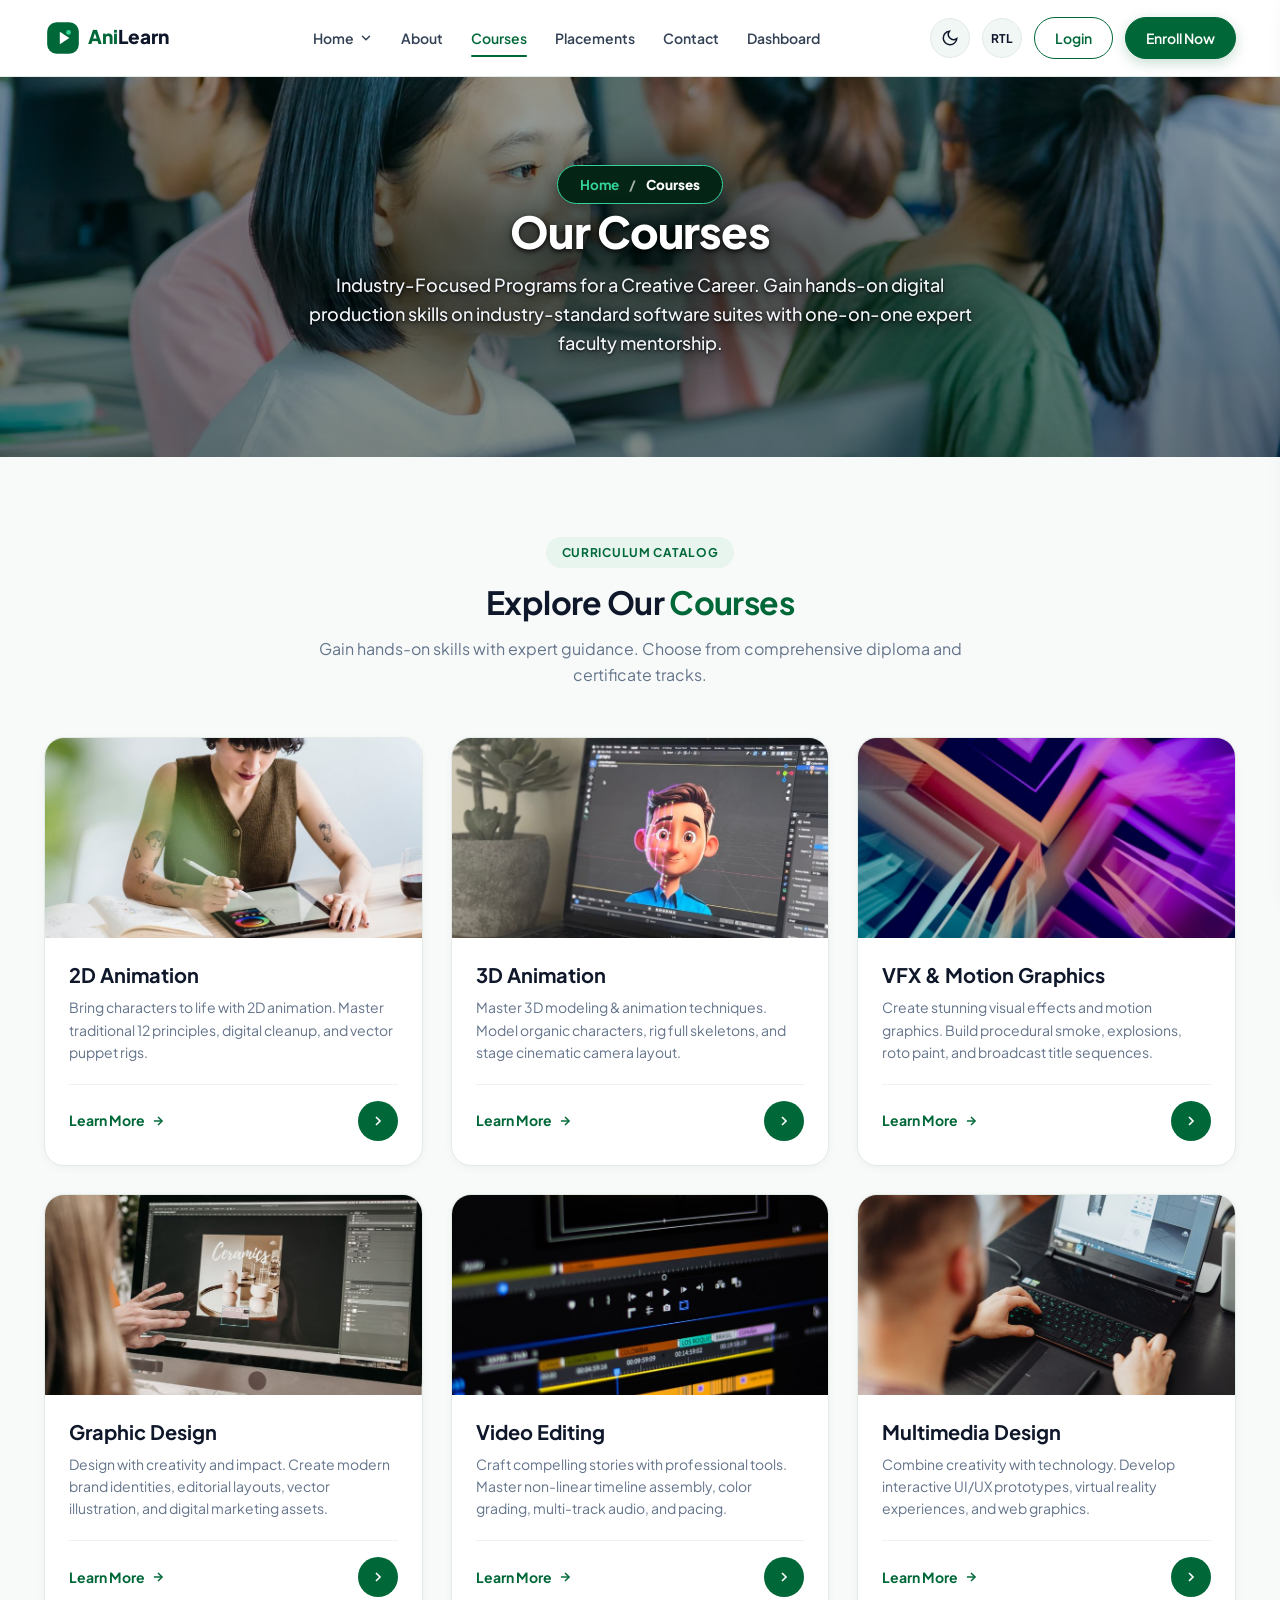
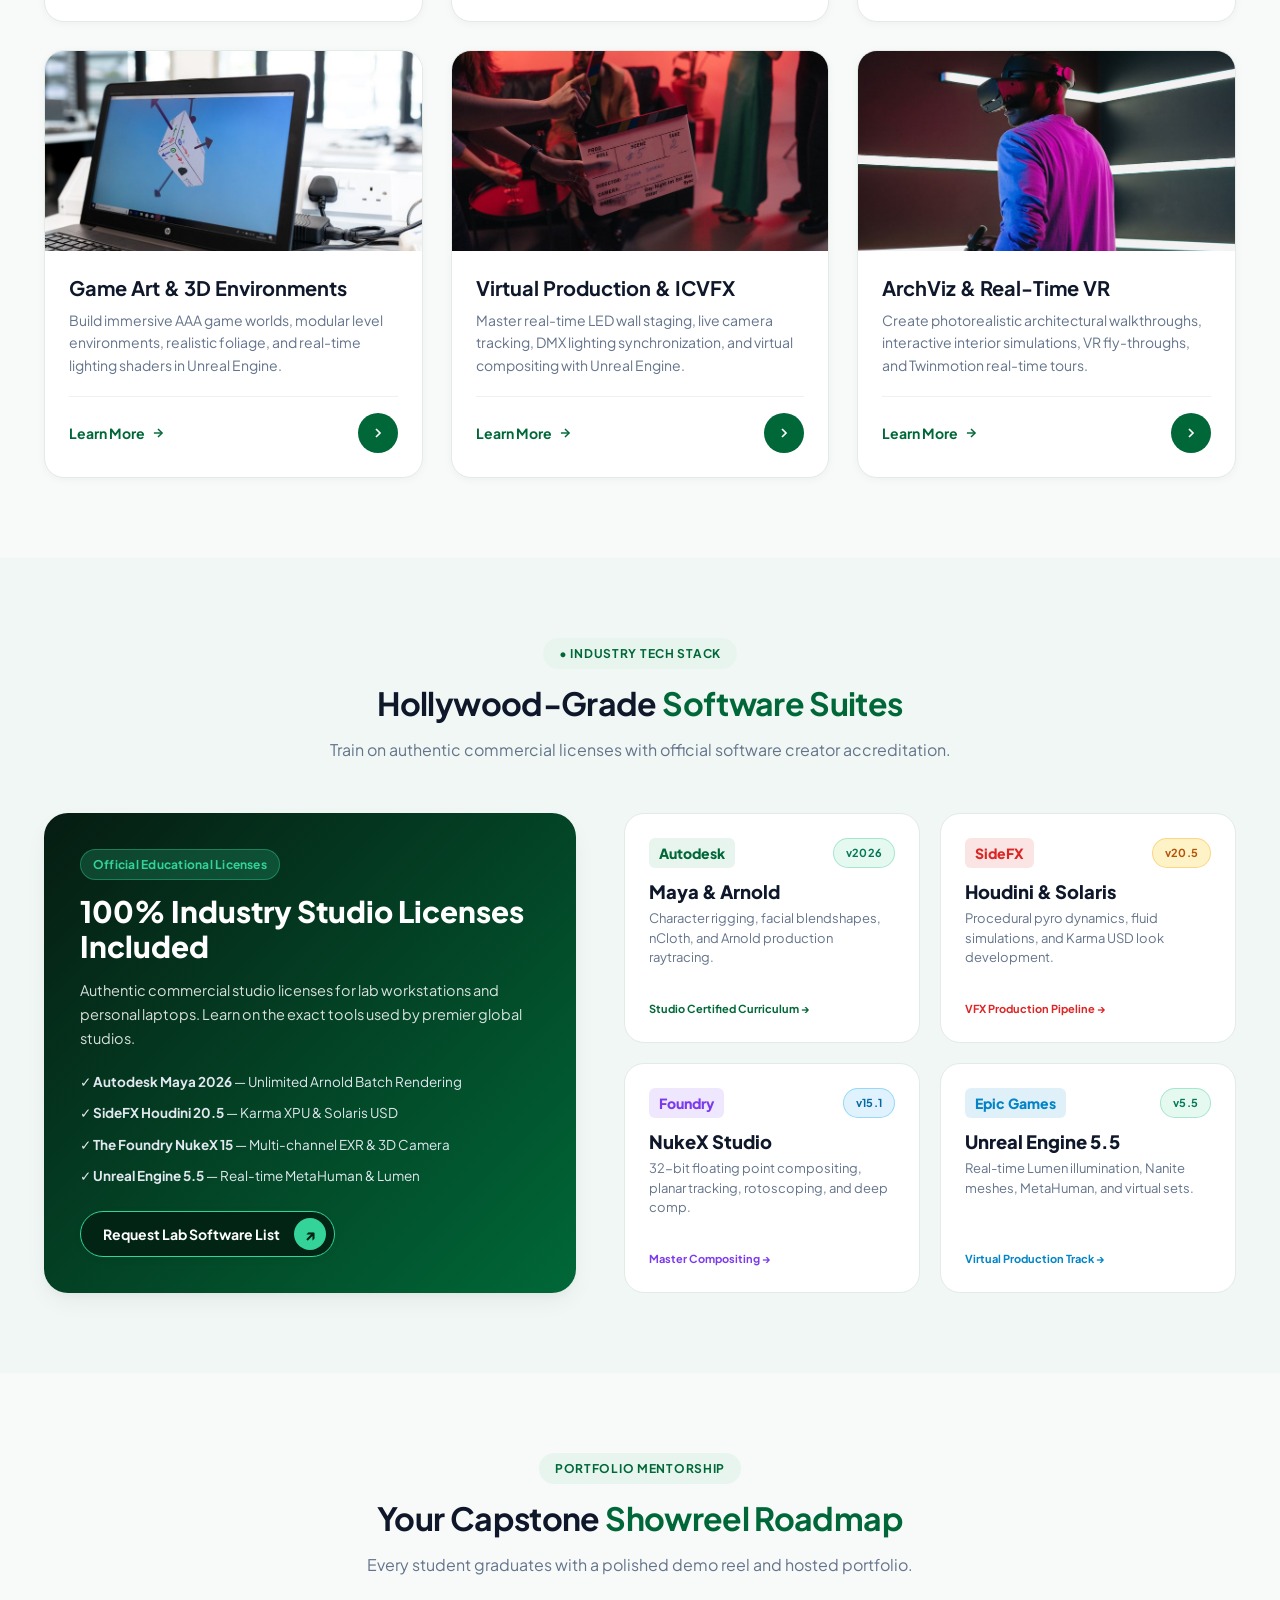
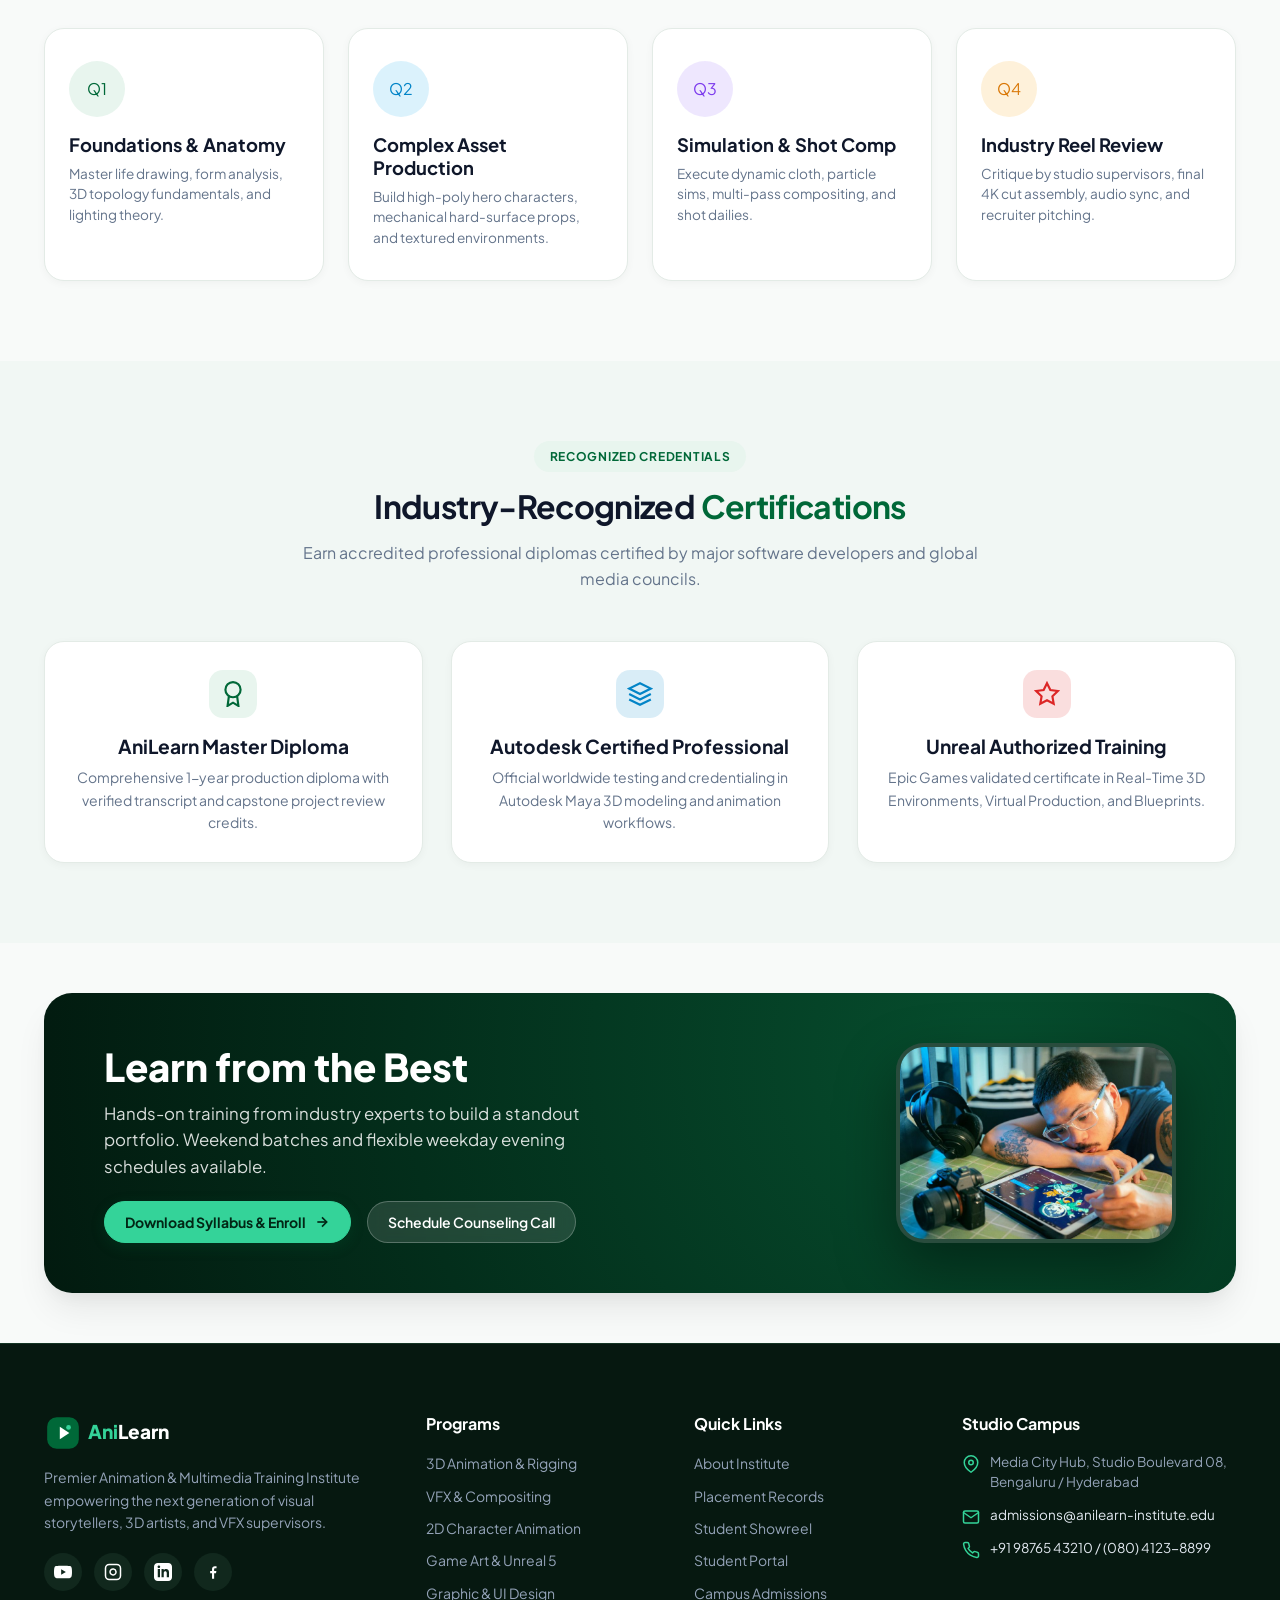
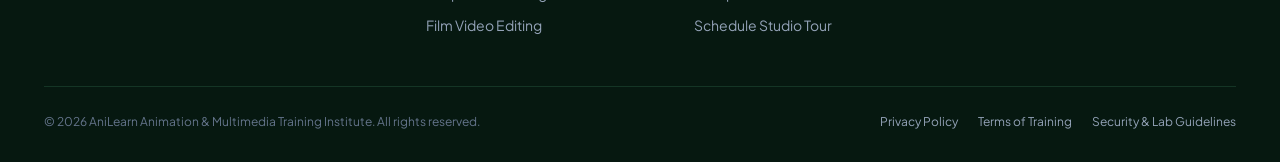
<file: courses.html>
<!DOCTYPE html>
<html lang="en" data-theme="light" dir="ltr">
<head>
  <meta charset="UTF-8">
  <meta name="viewport" content="width=device-width, initial-scale=1.0">
  <meta name="description" content="Explore industry-focused animation, VFX, graphic design, video editing, and multimedia courses at AniLearn. Gain hands-on skills with expert guidance.">
  <title>Our Courses | AniLearn Animation &amp; Multimedia Training Institute</title>
  <link rel="icon" type="image/svg+xml" href="data:image/svg+xml,%3Csvg xmlns=%27http://www.w3.org/2000/svg%27 viewBox=%270 0 48 48%27%3E%3Crect width=%2748%27 height=%2748%27 rx=%2714%27 fill=%27%23006838%27/%3E%3Cpath d=%27M18 14L33 24L18 34V14Z%27 fill=%27%23fff%27/%3E%3Ccircle cx=%2733%27 cy=%2715%27 r=%274%27 fill=%27%2334D399%27/%3E%3C/svg%3E">

  
  <!-- Google Fonts: Plus Jakarta Sans -->
  <link rel="preconnect" href="https://fonts.googleapis.com">
  <link rel="preconnect" href="https://fonts.gstatic.com" crossorigin>
  <link href="https://fonts.googleapis.com/css2?family=Plus+Jakarta+Sans:ital,wght@0,300;0,400;0,500;0,600;0,700;0,800;1,400;1,600&display=swap" rel="stylesheet">
  
  <!-- Stylesheets -->
  <link rel="stylesheet" href="assets/css/style.css">
  <link rel="stylesheet" href="assets/css/responsive.css">
</head>
<body>

  <!-- Shared Desktop & Mobile Navigation Header -->
  <header class="navbar-wrapper">
    <div class="container">
      <nav class="navbar" aria-label="Main Navigation">
        <!-- Brand Logo -->
        <a href="index.html" class="navbar-brand" aria-label="AniLearn Home">
          <svg viewBox="0 0 200 48" fill="none" xmlns="http://www.w3.org/2000/svg">
            <g transform="translate(4, 4)">
              <rect width="40" height="40" rx="12" fill="#006838"/>
              <path d="M16 12L28 20L16 28V12Z" fill="#FFFFFF"/>
              <circle cx="27" cy="13" r="3" fill="#34D399"/>
            </g>
            <text x="56" y="32" font-family="'Plus Jakarta Sans', sans-serif" font-size="24" font-weight="800">
              <tspan fill="#006838">Ani</tspan><tspan fill="currentColor">Learn</tspan>
            </text>
          </svg>
        </a>

        <!-- Desktop Navigation Links (Strict Order) -->
        <ul class="nav-links">
          <!-- 1. Home with Dropdown -->
          <li class="nav-item dropdown">
            <a href="index.html" class="nav-link dropdown-toggle" aria-haspopup="true" aria-expanded="false">
              Home
              <svg width="14" height="14" viewBox="0 0 24 24" fill="none" stroke="currentColor" stroke-width="2.5" stroke-linecap="round" stroke-linejoin="round" class="arrow-icon"><polyline points="6 9 12 15 18 9"></polyline></svg>
            </a>
            <div class="dropdown-menu">
              <a href="index.html" class="dropdown-item">
                <span>Home 1 (Creative Showcase)</span>
                <span class="dropdown-badge">Live</span>
              </a>
              <a href="home-2.html" class="dropdown-item">
                <span>Home 2 (Studio Immersion)</span>
                <span class="dropdown-badge">New</span>
              </a>
            </div>
          </li>
          <!-- 2. About (Immediately after Home) -->
          <li class="nav-item">
            <a href="about.html" class="nav-link">About</a>
          </li>
          <!-- 3. Courses (Active) -->
          <li class="nav-item">
            <a href="courses.html" class="nav-link active">Courses</a>
          </li>
          <!-- 4. Placements -->
          <li class="nav-item">
            <a href="placements.html" class="nav-link">Placements</a>
          </li>
          <!-- 6. Contact (Before Dashboard) -->
          <li class="nav-item">
            <a href="contact.html" class="nav-link">Contact</a>
          </li>
          <!-- 7. Dashboard -->
          <li class="nav-item">
            <a href="dashboard.html" class="nav-link">Dashboard</a>
          </li>
        </ul>

        <!-- Navbar Action Controls -->
        <div class="navbar-actions">
          <!-- Theme Toggle Button -->
          <button type="button" class="btn-icon-control theme-toggle-btn" aria-label="Toggle Light and Dark Mode" title="Toggle Theme">
            <svg class="icon-moon" width="18" height="18" viewBox="0 0 24 24" fill="none" stroke="currentColor" stroke-width="2"><path d="M21 12.79A9 9 0 1 1 11.21 3 7 7 0 0 0 21 12.79z"></path></svg>
            <svg class="icon-sun" width="18" height="18" viewBox="0 0 24 24" fill="none" stroke="currentColor" stroke-width="2" style="display:none;"><circle cx="12" cy="12" r="5"></circle><line x1="12" y1="1" x2="12" y2="3"></line><line x1="12" y1="21" x2="12" y2="23"></line><line x1="4.22" y1="4.22" x2="5.64" y2="5.64"></line><line x1="18.36" y1="18.36" x2="19.78" y2="19.78"></line><line x1="1" y1="12" x2="3" y2="12"></line><line x1="21" y1="12" x2="23" y2="12"></line><line x1="4.22" y1="19.78" x2="5.64" y2="18.36"></line><line x1="18.36" y1="5.64" x2="19.78" y2="4.22"></line></svg>
          </button>

          <!-- RTL Direction Toggle Button -->
          <button type="button" class="btn-icon-control direction-toggle-btn" aria-label="Toggle Text Direction" title="Toggle RTL/LTR">
            <span class="dir-label" style="font-size:12px; font-weight:700;">RTL</span>
          </button>

          <!-- Login Button (Strict Dimensions: 42px height) -->
          <a href="login.html" class="btn-nav btn-nav-outline">Login</a>

          <!-- Primary CTA Button (Strict Dimensions: 42px height) -->
          <a href="courses.html" class="btn-nav btn-nav-primary">Enroll Now</a>

          <!-- Tablet & Mobile Hamburger Toggle Button -->
          <button type="button" class="hamburger-btn" aria-label="Open Navigation Menu" aria-expanded="false">
            <span></span>
            <span></span>
            <span></span>
          </button>
        </div>
      </nav>
    </div>
  </header>

  <!-- Tablet & Mobile Navigation Drawer Menu -->
  <div class="mobile-drawer-overlay"></div>
  <aside class="mobile-drawer" aria-label="Mobile Navigation">
    <div class="mobile-drawer-header">
      <a href="index.html" class="navbar-brand">
        <svg viewBox="0 0 200 48" fill="none" xmlns="http://www.w3.org/2000/svg" style="height:32px;">
          <g transform="translate(4, 4)">
            <rect width="40" height="40" rx="12" fill="#006838"/>
            <path d="M16 12L28 20L16 28V12Z" fill="#FFFFFF"/>
          </g>
          <text x="56" y="32" font-family="'Plus Jakarta Sans', sans-serif" font-size="24" font-weight="800">
            <tspan fill="#006838">Ani</tspan><tspan fill="currentColor">Learn</tspan>
          </text>
        </svg>
      </a>
      <button type="button" class="mobile-drawer-close btn-icon-control" aria-label="Close Navigation">
        <svg width="20" height="20" viewBox="0 0 24 24" fill="none" stroke="currentColor" stroke-width="2"><line x1="18" y1="6" x2="6" y2="18"></line><line x1="6" y1="6" x2="18" y2="18"></line></svg>
      </button>
    </div>

    <div class="mobile-nav-links">
      <div class="mobile-nav-item">
        <a href="javascript:void(0)" class="mobile-nav-link mobile-dropdown-toggle has-dropdown">
          <span>Home</span>
          <svg width="14" height="14" viewBox="0 0 24 24" fill="none" stroke="currentColor" stroke-width="2" class="arrow-icon"><polyline points="6 9 12 15 18 9"></polyline></svg>
        </a>
        <div class="mobile-submenu">
          <a href="index.html">Home 1 (Creative Showcase)</a>
          <a href="home-2.html">Home 2 (Studio Immersion)</a>
        </div>
      </div>
      <div class="mobile-nav-item">
        <a href="about.html" class="mobile-nav-link">About</a>
      </div>
      <div class="mobile-nav-item">
        <a href="courses.html" class="mobile-nav-link active">Courses</a>
      </div>
      <div class="mobile-nav-item">
        <a href="placements.html" class="mobile-nav-link">Placements</a>
      </div>
      <div class="mobile-nav-item">
        <a href="contact.html" class="mobile-nav-link">Contact</a>
      </div>
      <div class="mobile-nav-item">
        <a href="dashboard.html" class="mobile-nav-link">Dashboard</a>
      </div>
    </div>

    <div class="mobile-drawer-controls">
      <div class="mobile-control-icons"><button type="button" class="btn-icon-control theme-toggle-btn" aria-label="Toggle Theme">
          <svg class="icon-moon" width="18" height="18" viewBox="0 0 24 24" fill="none" stroke="currentColor" stroke-width="2"><path d="M21 12.79A9 9 0 1 1 11.21 3 7 7 0 0 0 21 12.79z"></path></svg>
          <svg class="icon-sun" width="18" height="18" viewBox="0 0 24 24" fill="none" stroke="currentColor" stroke-width="2" style="display:none;"><circle cx="12" cy="12" r="5"></circle><line x1="12" y1="1" x2="12" y2="3"></line><line x1="12" y1="21" x2="12" y2="23"></line><line x1="4.22" y1="4.22" x2="5.64" y2="5.64"></line><line x1="18.36" y1="18.36" x2="19.78" y2="19.78"></line><line x1="1" y1="12" x2="3" y2="12"></line><line x1="21" y1="12" x2="23" y2="12"></line><line x1="4.22" y1="19.78" x2="5.64" y2="18.36"></line><line x1="18.36" y1="5.64" x2="19.78" y2="4.22"></line></svg>
        </button>
        <button type="button" class="btn-icon-control direction-toggle-btn" aria-label="Toggle Direction">
          <span class="dir-label" style="font-size:12px; font-weight:700;">RTL</span>
        </button>
      </div>
      <div class="mobile-action-buttons">
        <a href="login.html" class="btn-nav btn-nav-outline" style="width:100%;">Login</a>
        <a href="courses.html" class="btn-nav btn-nav-primary" style="width:100%;">Enroll Now</a>
      </div>
    </div>
  </aside>

  <!-- MAIN CONTENT CONTAINER (EXACTLY 6 SECTIONS) -->
  <main id="main-content">

    <!-- =========================================================================
         SECTION 1: STANDARD PAGE HERO (Strict Standard Height: 380px)
         ========================================================================= -->
    <section class="page-hero" style="background-image: url('assets/images/pexels-photo-5530447.jpeg');" aria-label="Courses Hero">
      <div class="container">
        <div class="page-hero-content">
          <div class="page-breadcrumbs">
            <a href="index.html">Home</a>
            <span>/</span>
            <span class="current">Courses</span>
          </div>
          <h1 class="page-hero-title">Our Courses</h1>
          <p class="page-hero-subtitle">Industry-Focused Programs for a Creative Career. Gain hands-on digital production skills on industry-standard software suites with one-on-one expert faculty mentorship.</p>
        </div>
      </div>
    </section>

    <!-- =========================================================================
         SECTION 2: EXPLORE OUR COURSES (6 Cards Matching Exact Reference)
         ========================================================================= -->
    <section class="section" aria-label="Explore Our Courses">
      <div class="container">
        <div class="section-header">
          <div class="section-tag">Curriculum Catalog</div>
          <h2 class="section-title">Explore Our <span style="color: var(--primary);">Courses</span></h2>
          <p class="section-subtitle">Gain hands-on skills with expert guidance. Choose from comprehensive diploma and certificate tracks.</p>
        </div>

        <div class="cards-grid-3">
          <!-- Card 1: 2D Animation -->
          <div class="course-card">
            <div class="course-card-thumb">
              <img src="assets/images/pexels-photo-7147737.jpeg" alt="2D Animation Course Thumbnail">
            </div>
            <div class="course-card-body">
              <h3 class="course-card-title">2D Animation</h3>
              <p class="course-card-desc">Bring characters to life with 2D animation. Master traditional 12 principles, digital cleanup, and vector puppet rigs.</p>
              <div class="course-card-footer">
                <span class="course-link-text">
                  Learn More
                  <svg width="14" height="14" viewBox="0 0 24 24" fill="none" stroke="currentColor" stroke-width="2.5" class="arrow-icon"><line x1="5" y1="12" x2="19" y2="12"></line><polyline points="12 5 19 12 12 19"></polyline></svg>
                </span>
                <a href="contact.html" class="btn-circle-arrow" aria-label="Learn more about 2D Animation">
                  <svg width="16" height="16" viewBox="0 0 24 24" fill="none" stroke="currentColor" stroke-width="2.5"><polyline points="9 18 15 12 9 6"></polyline></svg>
                </a>
              </div>
            </div>
          </div>

          <!-- Card 2: 3D Animation -->
          <div class="course-card">
            <div class="course-card-thumb">
              <img src="assets/images/pexels-photo-28655002.jpeg" alt="3D Animation Course Thumbnail">
            </div>
            <div class="course-card-body">
              <h3 class="course-card-title">3D Animation</h3>
              <p class="course-card-desc">Master 3D modeling &amp; animation techniques. Model organic characters, rig full skeletons, and stage cinematic camera layout.</p>
              <div class="course-card-footer">
                <span class="course-link-text">
                  Learn More
                  <svg width="14" height="14" viewBox="0 0 24 24" fill="none" stroke="currentColor" stroke-width="2.5" class="arrow-icon"><line x1="5" y1="12" x2="19" y2="12"></line><polyline points="12 5 19 12 12 19"></polyline></svg>
                </span>
                <a href="contact.html" class="btn-circle-arrow" aria-label="Learn more about 3D Animation">
                  <svg width="16" height="16" viewBox="0 0 24 24" fill="none" stroke="currentColor" stroke-width="2.5"><polyline points="9 18 15 12 9 6"></polyline></svg>
                </a>
              </div>
            </div>
          </div>

          <!-- Card 3: VFX & Motion Graphics -->
          <div class="course-card">
            <div class="course-card-thumb">
              <img src="assets/images/pexels-photo-30066061.jpeg" alt="VFX &amp; Motion Graphics Course Thumbnail">
            </div>
            <div class="course-card-body">
              <h3 class="course-card-title">VFX &amp; Motion Graphics</h3>
              <p class="course-card-desc">Create stunning visual effects and motion graphics. Build procedural smoke, explosions, roto paint, and broadcast title sequences.</p>
              <div class="course-card-footer">
                <span class="course-link-text">
                  Learn More
                  <svg width="14" height="14" viewBox="0 0 24 24" fill="none" stroke="currentColor" stroke-width="2.5" class="arrow-icon"><line x1="5" y1="12" x2="19" y2="12"></line><polyline points="12 5 19 12 12 19"></polyline></svg>
                </span>
                <a href="contact.html" class="btn-circle-arrow" aria-label="Learn more about VFX &amp; Motion Graphics">
                  <svg width="16" height="16" viewBox="0 0 24 24" fill="none" stroke="currentColor" stroke-width="2.5"><polyline points="9 18 15 12 9 6"></polyline></svg>
                </a>
              </div>
            </div>
          </div>

          <!-- Card 4: Graphic Design -->
          <div class="course-card">
            <div class="course-card-thumb">
              <img src="assets/images/pexels-photo-7675031.jpeg" alt="Graphic Design Course Thumbnail">
            </div>
            <div class="course-card-body">
              <h3 class="course-card-title">Graphic Design</h3>
              <p class="course-card-desc">Design with creativity and impact. Create modern brand identities, editorial layouts, vector illustration, and digital marketing assets.</p>
              <div class="course-card-footer">
                <span class="course-link-text">
                  Learn More
                  <svg width="14" height="14" viewBox="0 0 24 24" fill="none" stroke="currentColor" stroke-width="2.5" class="arrow-icon"><line x1="5" y1="12" x2="19" y2="12"></line><polyline points="12 5 19 12 12 19"></polyline></svg>
                </span>
                <a href="contact.html" class="btn-circle-arrow" aria-label="Learn more about Graphic Design">
                  <svg width="16" height="16" viewBox="0 0 24 24" fill="none" stroke="currentColor" stroke-width="2.5"><polyline points="9 18 15 12 9 6"></polyline></svg>
                </a>
              </div>
            </div>
          </div>

          <!-- Card 5: Video Editing -->
          <div class="course-card">
            <div class="course-card-thumb">
              <img src="assets/images/pexels-photo-31718971.jpeg" alt="Video Editing Course Thumbnail">
            </div>
            <div class="course-card-body">
              <h3 class="course-card-title">Video Editing</h3>
              <p class="course-card-desc">Craft compelling stories with professional tools. Master non-linear timeline assembly, color grading, multi-track audio, and pacing.</p>
              <div class="course-card-footer">
                <span class="course-link-text">
                  Learn More
                  <svg width="14" height="14" viewBox="0 0 24 24" fill="none" stroke="currentColor" stroke-width="2.5" class="arrow-icon"><line x1="5" y1="12" x2="19" y2="12"></line><polyline points="12 5 19 12 12 19"></polyline></svg>
                </span>
                <a href="contact.html" class="btn-circle-arrow" aria-label="Learn more about Video Editing">
                  <svg width="16" height="16" viewBox="0 0 24 24" fill="none" stroke="currentColor" stroke-width="2.5"><polyline points="9 18 15 12 9 6"></polyline></svg>
                </a>
              </div>
            </div>
          </div>

          <!-- Card 6: Multimedia Design -->
          <div class="course-card">
            <div class="course-card-thumb">
              <img src="assets/images/pexels-photo-5904081.jpeg" alt="Multimedia Design Course Thumbnail">
            </div>
            <div class="course-card-body">
              <h3 class="course-card-title">Multimedia Design</h3>
              <p class="course-card-desc">Combine creativity with technology. Develop interactive UI/UX prototypes, virtual reality experiences, and web graphics.</p>
              <div class="course-card-footer">
                <span class="course-link-text">
                  Learn More
                  <svg width="14" height="14" viewBox="0 0 24 24" fill="none" stroke="currentColor" stroke-width="2.5" class="arrow-icon"><line x1="5" y1="12" x2="19" y2="12"></line><polyline points="12 5 19 12 12 19"></polyline></svg>
                </span>
                <a href="contact.html" class="btn-circle-arrow" aria-label="Learn more about Multimedia Design">
                  <svg width="16" height="16" viewBox="0 0 24 24" fill="none" stroke="currentColor" stroke-width="2.5"><polyline points="9 18 15 12 9 6"></polyline></svg>
                </a>
              </div>
            </div>
          </div>

          <!-- Card 7: Game Art & 3D Environment Design (Row 3 - Added per User Request) -->
          <div class="course-card">
            <div class="course-card-thumb">
              <img src="assets/images/pexels-photo-3913016.jpeg" alt="Game Art &amp; 3D Environment Design Course Thumbnail" style="object-fit:cover;">
            </div>
            <div class="course-card-body">
              <h3 class="course-card-title">Game Art &amp; 3D Environments</h3>
              <p class="course-card-desc">Build immersive AAA game worlds, modular level environments, realistic foliage, and real-time lighting shaders in Unreal Engine.</p>
              <div class="course-card-footer">
                <span class="course-link-text">
                  Learn More
                  <svg width="14" height="14" viewBox="0 0 24 24" fill="none" stroke="currentColor" stroke-width="2.5" class="arrow-icon"><line x1="5" y1="12" x2="19" y2="12"></line><polyline points="12 5 19 12 12 19"></polyline></svg>
                </span>
                <a href="contact.html" class="btn-circle-arrow" aria-label="Learn more about Game Art &amp; 3D Environments">
                  <svg width="16" height="16" viewBox="0 0 24 24" fill="none" stroke="currentColor" stroke-width="2.5"><polyline points="9 18 15 12 9 6"></polyline></svg>
                </a>
              </div>
            </div>
          </div>

          <!-- Card 8: Virtual Production & In-Camera VFX (Row 3 - Added per User Request) -->
          <div class="course-card">
            <div class="course-card-thumb">
              <img src="assets/images/pexels-photo-8088372.jpeg" alt="Virtual Production &amp; In-Camera VFX Course Thumbnail" style="object-fit:cover;">
            </div>
            <div class="course-card-body">
              <h3 class="course-card-title">Virtual Production &amp; ICVFX</h3>
              <p class="course-card-desc">Master real-time LED wall staging, live camera tracking, DMX lighting synchronization, and virtual compositing with Unreal Engine.</p>
              <div class="course-card-footer">
                <span class="course-link-text">
                  Learn More
                  <svg width="14" height="14" viewBox="0 0 24 24" fill="none" stroke="currentColor" stroke-width="2.5" class="arrow-icon"><line x1="5" y1="12" x2="19" y2="12"></line><polyline points="12 5 19 12 12 19"></polyline></svg>
                </span>
                <a href="contact.html" class="btn-circle-arrow" aria-label="Learn more about Virtual Production">
                  <svg width="16" height="16" viewBox="0 0 24 24" fill="none" stroke="currentColor" stroke-width="2.5"><polyline points="9 18 15 12 9 6"></polyline></svg>
                </a>
              </div>
            </div>
          </div>

          <!-- Card 9: Architectural Visualization & Real-Time VR (Row 3 - Added per User Request) -->
          <div class="course-card">
            <div class="course-card-thumb">
              <img src="assets/images/pexels-photo-7562377.jpeg" alt="Architectural Visualization &amp; VR Course Thumbnail" style="object-fit:cover;">
            </div>
            <div class="course-card-body">
              <h3 class="course-card-title">ArchViz &amp; Real-Time VR</h3>
              <p class="course-card-desc">Create photorealistic architectural walkthroughs, interactive interior simulations, VR fly-throughs, and Twinmotion real-time tours.</p>
              <div class="course-card-footer">
                <span class="course-link-text">
                  Learn More
                  <svg width="14" height="14" viewBox="0 0 24 24" fill="none" stroke="currentColor" stroke-width="2.5" class="arrow-icon"><line x1="5" y1="12" x2="19" y2="12"></line><polyline points="12 5 19 12 12 19"></polyline></svg>
                </span>
                <a href="contact.html" class="btn-circle-arrow" aria-label="Learn more about Architectural Visualization">
                  <svg width="16" height="16" viewBox="0 0 24 24" fill="none" stroke="currentColor" stroke-width="2.5"><polyline points="9 18 15 12 9 6"></polyline></svg>
                </a>
              </div>
            </div>
          </div>
        </div>
      </div>
    </section>

    <!-- =========================================================================
         SECTION 3: HOLLYWOOD-GRADE SOFTWARE SUITES (Redesigned Creative Layout)
         ========================================================================= -->
    <section class="section section-bg-alt" aria-label="Software &amp; Tools Mastered">
      <div class="container">
        <div class="section-header">
          <div class="section-tag">&#8226; Industry Tech Stack</div>
          <h2 class="section-title">Hollywood-Grade <span style="color: var(--primary);">Software Suites</span></h2>
          <p class="section-subtitle">Train on authentic commercial licenses with official software creator accreditation.</p>
        </div>

        <div class="pipeline-split-grid" style="align-items:stretch;">
          <!-- Left Column: Software Hub Overview Card -->
          <div style="background:linear-gradient(135deg, #061c12 0%, #006838 100%); border-radius:24px; padding:36px; color:#ffffff; display:flex; flex-direction:column; justify-content:space-between; box-shadow:var(--shadow-md);">
            <div>
              <span class="badge-status badge-submitted" style="margin-bottom:14px; background:rgba(52,211,153,0.2); color:#34d399; border-color:rgba(52,211,153,0.4);">Official Educational Licenses</span>
              <h3 style="font-size:1.85rem; font-weight:800; line-height:1.2; margin-bottom:14px; color:#ffffff;">100% Industry Studio Licenses Included</h3>
              <p style="font-size:14.5px; color:rgba(255,255,255,0.85); line-height:1.65; margin-bottom:20px;">
                Authentic commercial studio licenses for lab workstations and personal laptops. Learn on the exact tools used by premier global studios.
              </p>
              
              <div style="display:flex; flex-direction:column; gap:10px; font-size:13.5px; color:#e2e8f0; margin-bottom:24px;">
                <div>&#10003; <strong>Autodesk Maya 2026</strong> &#8212; Unlimited Arnold Batch Rendering</div>
                <div>&#10003; <strong>SideFX Houdini 20.5</strong> &#8212; Karma XPU &amp; Solaris USD</div>
                <div>&#10003; <strong>The Foundry NukeX 15</strong> &#8212; Multi-channel EXR &amp; 3D Camera</div>
                <div>&#10003; <strong>Unreal Engine 5.5</strong> &#8212; Real-time MetaHuman &amp; Lumen</div>
              </div>
            </div>

            <a href="contact.html" class="btn-arrow-badge" style="background:#022414; border:1.5px solid #34d399;">
              <span>Request Lab Software List</span>
              <span class="arrow-circle">&#8599;</span>
            </a>
          </div>

          <!-- Right Column: 4 Software Suite Cards Grid -->
          <div style="display:grid; grid-template-columns:repeat(2, 1fr); gap:20px;">
            <!-- Maya -->
            <div class="facility-card" style="padding:24px; display:flex; flex-direction:column; justify-content:space-between;">
              <div>
                <div style="display:flex; justify-content:space-between; align-items:center; margin-bottom:12px;">
                  <span style="font-size:14px; font-weight:800; color:var(--primary); background:var(--primary-light); padding:4px 10px; border-radius:6px;">Autodesk</span>
                  <span class="badge-status badge-submitted" style="font-size:11px;">v2026</span>
                </div>
                <h4 style="font-size:1.15rem; font-weight:800; margin-bottom:6px;">Maya &amp; Arnold</h4>
                <p style="font-size:13px; color:var(--text-muted); line-height:1.5; margin:0;">Character rigging, facial blendshapes, nCloth, and Arnold production raytracing.</p>
              </div>
              <span style="font-size:11px; font-weight:700; color:var(--primary); margin-top:14px;">Studio Certified Curriculum &rarr;</span>
            </div>

            <!-- Houdini -->
            <div class="facility-card" style="padding:24px; display:flex; flex-direction:column; justify-content:space-between;">
              <div>
                <div style="display:flex; justify-content:space-between; align-items:center; margin-bottom:12px;">
                  <span style="font-size:14px; font-weight:800; color:#dc2626; background:rgba(220,38,38,0.12); padding:4px 10px; border-radius:6px;">SideFX</span>
                  <span class="badge-status badge-review" style="font-size:11px;">v20.5</span>
                </div>
                <h4 style="font-size:1.15rem; font-weight:800; margin-bottom:6px;">Houdini &amp; Solaris</h4>
                <p style="font-size:13px; color:var(--text-muted); line-height:1.5; margin:0;">Procedural pyro dynamics, fluid simulations, and Karma USD look development.</p>
              </div>
              <span style="font-size:11px; font-weight:700; color:#dc2626; margin-top:14px;">VFX Production Pipeline &rarr;</span>
            </div>

            <!-- Nuke -->
            <div class="facility-card" style="padding:24px; display:flex; flex-direction:column; justify-content:space-between;">
              <div>
                <div style="display:flex; justify-content:space-between; align-items:center; margin-bottom:12px;">
                  <span style="font-size:14px; font-weight:800; color:#7c3aed; background:rgba(124,58,237,0.12); padding:4px 10px; border-radius:6px;">Foundry</span>
                  <span class="badge-status badge-progress" style="font-size:11px;">v15.1</span>
                </div>
                <h4 style="font-size:1.15rem; font-weight:800; margin-bottom:6px;">NukeX Studio</h4>
                <p style="font-size:13px; color:var(--text-muted); line-height:1.5; margin:0;">32-bit floating point compositing, planar tracking, rotoscoping, and deep comp.</p>
              </div>
              <span style="font-size:11px; font-weight:700; color:#7c3aed; margin-top:14px;">Master Compositing &rarr;</span>
            </div>

            <!-- Unreal Engine -->
            <div class="facility-card" style="padding:24px; display:flex; flex-direction:column; justify-content:space-between;">
              <div>
                <div style="display:flex; justify-content:space-between; align-items:center; margin-bottom:12px;">
                  <span style="font-size:14px; font-weight:800; color:#0284c7; background:rgba(2,132,199,0.12); padding:4px 10px; border-radius:6px;">Epic Games</span>
                  <span class="badge-status badge-paid" style="font-size:11px;">v5.5</span>
                </div>
                <h4 style="font-size:1.15rem; font-weight:800; margin-bottom:6px;">Unreal Engine 5.5</h4>
                <p style="font-size:13px; color:var(--text-muted); line-height:1.5; margin:0;">Real-time Lumen illumination, Nanite meshes, MetaHuman, and virtual sets.</p>
              </div>
              <span style="font-size:11px; font-weight:700; color:#0284c7; margin-top:14px;">Virtual Production Track &rarr;</span>
            </div>
          </div>
        </div>
      </div>
    </section>

    <!-- =========================================================================
         SECTION 4: CAPSTONE DEMO REEL & PORTFOLIO DEVELOPMENT
         ========================================================================= -->
    <section class="section" aria-label="Capstone Demo Reel Milestones">
      <div class="container">
        <div class="section-header">
          <div class="section-tag">Portfolio Mentorship</div>
          <h2 class="section-title">Your Capstone <span style="color: var(--primary);">Showreel Roadmap</span></h2>
          <p class="section-subtitle">Every student graduates with a polished demo reel and hosted portfolio.</p>
        </div>

        <div class="cards-grid-4">
          <div class="stat-card" style="text-align:left; align-items:flex-start;">
            <div class="stat-icon"><span>Q1</span></div>
            <h3 style="font-size:1.15rem; margin-bottom:8px;">Foundations &amp; Anatomy</h3>
            <p style="font-size:0.85rem; color:var(--text-muted); line-height:1.5;">Master life drawing, form analysis, 3D topology fundamentals, and lighting theory.</p>
          </div>

          <div class="stat-card" style="text-align:left; align-items:flex-start;">
            <div class="stat-icon" style="background:rgba(14,165,233,0.15); color:#0284c7;"><span>Q2</span></div>
            <h3 style="font-size:1.15rem; margin-bottom:8px;">Complex Asset Production</h3>
            <p style="font-size:0.85rem; color:var(--text-muted); line-height:1.5;">Build high-poly hero characters, mechanical hard-surface props, and textured environments.</p>
          </div>

          <div class="stat-card" style="text-align:left; align-items:flex-start;">
            <div class="stat-icon" style="background:rgba(139,92,246,0.15); color:#7c3aed;"><span>Q3</span></div>
            <h3 style="font-size:1.15rem; margin-bottom:8px;">Simulation &amp; Shot Comp</h3>
            <p style="font-size:0.85rem; color:var(--text-muted); line-height:1.5;">Execute dynamic cloth, particle sims, multi-pass compositing, and shot dailies.</p>
          </div>

          <div class="stat-card" style="text-align:left; align-items:flex-start;">
            <div class="stat-icon" style="background:rgba(245,158,11,0.15); color:#d97706;"><span>Q4</span></div>
            <h3 style="font-size:1.15rem; margin-bottom:8px;">Industry Reel Review</h3>
            <p style="font-size:0.85rem; color:var(--text-muted); line-height:1.5;">Critique by studio supervisors, final 4K cut assembly, audio sync, and recruiter pitching.</p>
          </div>
        </div>
      </div>
    </section>

    <!-- =========================================================================
         SECTION 5: DUAL ACCREDITATION & STUDIO CERTIFICATION
         ========================================================================= -->
    <section class="section section-bg-alt" aria-label="Accreditation &amp; Certificates">
      <div class="container">
        <div class="section-header">
          <div class="section-tag">Recognized Credentials</div>
          <h2 class="section-title">Industry-Recognized <span style="color: var(--primary);">Certifications</span></h2>
          <p class="section-subtitle">Earn accredited professional diplomas certified by major software developers and global media councils.</p>
        </div>

        <div class="cards-grid-3">
          <div class="testimonial-card" style="text-align:center; align-items:center;">
            <div class="callout-icon" style="margin-bottom:16px;">
              <svg width="26" height="26" viewBox="0 0 24 24" fill="none" stroke="currentColor" stroke-width="2"><circle cx="12" cy="8" r="7"></circle><polyline points="8.21 13.89 7 23 12 20 17 23 15.79 13.88"></polyline></svg>
            </div>
            <h3 style="font-size:1.2rem; margin-bottom:8px;">AniLearn Master Diploma</h3>
            <p style="font-size:0.875rem; color:var(--text-muted); line-height:1.6;">Comprehensive 1-year production diploma with verified transcript and capstone project review credits.</p>
          </div>

          <div class="testimonial-card" style="text-align:center; align-items:center;">
            <div class="callout-icon" style="margin-bottom:16px; background:rgba(2,132,199,0.15); color:#0284c7;">
              <svg width="26" height="26" viewBox="0 0 24 24" fill="none" stroke="currentColor" stroke-width="2"><path d="M12 2L2 7l10 5 10-5-10-5zM2 17l10 5 10-5M2 12l10 5 10-5"></path></svg>
            </div>
            <h3 style="font-size:1.2rem; margin-bottom:8px;">Autodesk Certified Professional</h3>
            <p style="font-size:0.875rem; color:var(--text-muted); line-height:1.6;">Official worldwide testing and credentialing in Autodesk Maya 3D modeling and animation workflows.</p>
          </div>

          <div class="testimonial-card" style="text-align:center; align-items:center;">
            <div class="callout-icon" style="margin-bottom:16px; background:rgba(220,38,38,0.15); color:#dc2626;">
              <svg width="26" height="26" viewBox="0 0 24 24" fill="none" stroke="currentColor" stroke-width="2"><polygon points="12 2 15.09 8.26 22 9.27 17 14.14 18.18 21.02 12 17.77 5.82 21.02 7 14.14 2 9.27 8.91 8.26 12 2"></polygon></svg>
            </div>
            <h3 style="font-size:1.2rem; margin-bottom:8px;">Unreal Authorized Training</h3>
            <p style="font-size:0.875rem; color:var(--text-muted); line-height:1.6;">Epic Games validated certificate in Real-Time 3D Environments, Virtual Production, and Blueprints.</p>
          </div>
        </div>
      </div>
    </section>

    <!-- =========================================================================
         SECTION 6: "LEARN FROM THE BEST" BANNER CTA (Exact Reference Design)
         ========================================================================= -->
    <section class="section-sm" aria-label="Learn from the Best CTA">
      <div class="container">
        <div class="cta-banner-curved" style="background: radial-gradient(circle at 80% 20%, #064e2e 0%, #032e1b 60%, #021a0f 100%);">
          <div class="cta-banner-content">
            <h2 style="font-size:2.4rem;">Learn from the Best</h2>
            <p style="font-size:1.05rem; margin-bottom:20px;">
              Hands-on training from industry experts to build a standout portfolio. Weekend batches and flexible weekday evening schedules available.
            </p>
            <div style="display:flex; gap:16px; flex-wrap:wrap;">
              <a href="contact.html" class="btn-pill btn-primary" style="background:#34d399; color:#022615; border-color:#34d399; font-weight:700;">
                <span>Download Syllabus &amp; Enroll</span>
                <svg width="16" height="16" viewBox="0 0 24 24" fill="none" stroke="currentColor" stroke-width="2.5" class="arrow-icon"><line x1="5" y1="12" x2="19" y2="12"></line><polyline points="12 5 19 12 12 19"></polyline></svg>
              </a>
              <button type="button" class="btn-hero-light" onclick="window.location.href='contact.html'">
                <span>Schedule Counseling Call</span>
              </button>
            </div>
          </div>
          <div class="hero-student-card" style="width:280px; height:200px; flex-shrink:0;">
            <img src="assets/images/pexels-photo-28608024.jpeg" alt="Student Animator at Workstation" style="height:100%; object-fit:cover;">
          </div>
        </div>
      </div>
    </section>

  </main>

  <!-- Shared Public Footer -->
  <footer class="footer" role="contentinfo">
    <div class="container">
      <div class="footer-top">
        <div class="footer-brand">
          <svg viewBox="0 0 200 48" fill="none" xmlns="http://www.w3.org/2000/svg" style="height:38px; margin-bottom:14px;">
            <g transform="translate(4, 4)">
              <rect width="40" height="40" rx="12" fill="#006838"/>
              <path d="M16 12L28 20L16 28V12Z" fill="#FFFFFF"/>
              <circle cx="27" cy="13" r="3" fill="#34D399"/>
            </g>
            <text x="56" y="32" font-family="'Plus Jakarta Sans', sans-serif" font-size="24" font-weight="800">
              <tspan fill="#34D399">Ani</tspan><tspan fill="#FFFFFF">Learn</tspan>
            </text>
          </svg>
          <p>Premier Animation &amp; Multimedia Training Institute empowering the next generation of visual storytellers, 3D artists, and VFX supervisors.</p>
          <div class="footer-socials">
            <a href="javascript:void(0)" class="social-link" aria-label="YouTube"><svg width="18" height="18" viewBox="0 0 24 24" fill="currentColor"><path d="M23.498 6.186a3.016 3.016 0 0 0-2.122-2.136C19.505 3.545 12 3.545 12 3.545s-7.505 0-9.377.505A3.017 3.017 0 0 0 .502 6.186C0 8.07 0 12 0 12s0 3.93.502 5.814a3.016 3.016 0 0 0 2.122 2.136c1.871.505 9.376.505 9.376.505s7.505 0 9.377-.505a3.015 3.015 0 0 0 2.122-2.136C24 15.93 24 12 24 12s0-3.93-.502-5.814zM9.545 15.568V8.432L15.818 12l-6.273 3.568z"/></svg></a>
            <a href="javascript:void(0)" class="social-link" aria-label="Instagram"><svg width="18" height="18" viewBox="0 0 24 24" fill="none" stroke="currentColor" stroke-width="2"><rect x="2" y="2" width="20" height="20" rx="5" ry="5"></rect><path d="M16 11.37A4 4 0 1 1 12.63 8 4 4 0 0 1 16 11.37z"></path><line x1="17.5" y1="6.5" x2="17.51" y2="6.5"></line></svg></a>
            <a href="javascript:void(0)" class="social-link" aria-label="LinkedIn"><svg width="18" height="18" viewBox="0 0 24 24" fill="currentColor"><path d="M19 0h-14c-2.761 0-5 2.239-5 5v14c0 2.761 2.239 5 5 5h14c2.762 0 5-2.239 5-5v-14c0-2.761-2.238-5-5-5zm-11 19h-3v-11h3v11zm-1.5-12.268c-.966 0-1.75-.79-1.75-1.764s.784-1.764 1.75-1.764 1.75.79 1.75 1.764-.783 1.764-1.75 1.764zm13.5 12.268h-3v-5.604c0-3.368-4-3.113-4 0v5.604h-3v-11h3v1.765c1.396-2.586 7-2.777 7 2.476v6.759z"/></svg></a>
            <a href="javascript:void(0)" class="social-link" aria-label="Facebook"><svg width="18" height="18" viewBox="0 0 24 24" fill="currentColor"><path d="M13.5 21v-7.5h2.5l.5-3h-3V8.6c0-.9.3-1.6 1.6-1.6H16.700V4.300C16.400 4.300 15.500 4.200 14.500 4.200c-2.300 0-3.800 1.400-3.800 3.900v2.400H8.200v3h2.500V21h2.800z"/></svg></a>
          </div>
        </div>

        <div class="footer-col">
          <h4>Programs</h4>
          <div class="footer-links">
            <a href="courses.html">3D Animation &amp; Rigging</a>
            <a href="courses.html">VFX &amp; Compositing</a>
            <a href="courses.html">2D Character Animation</a>
            <a href="courses.html">Game Art &amp; Unreal 5</a>
            <a href="courses.html">Graphic &amp; UI Design</a>
            <a href="courses.html">Film Video Editing</a>
          </div>
        </div>

        <div class="footer-col">
          <h4>Quick Links</h4>
          <div class="footer-links">
            <a href="about.html">About Institute</a>
            <a href="placements.html">Placement Records</a>
            <a href="index.html#showreel">Student Showreel</a>
            <a href="dashboard.html">Student Portal</a>
            <a href="contact.html">Campus Admissions</a>
            <a href="contact.html">Schedule Studio Tour</a>
          </div>
        </div>

        <div class="footer-col">
          <h4>Studio Campus</h4>
          <ul class="footer-contact-list">
            <li>
              <svg width="18" height="18" viewBox="0 0 24 24" fill="none" stroke="currentColor" stroke-width="2" stroke-linecap="round" stroke-linejoin="round" aria-hidden="true"><path d="M21 10c0 7-9 13-9 13s-9-6-9-13a9 9 0 0 1 18 0z"></path><circle cx="12" cy="10" r="3"></circle></svg>
              <span>Media City Hub, Studio Boulevard 08, Bengaluru / Hyderabad</span>
            </li>
            <li>
              <svg width="18" height="18" viewBox="0 0 24 24" fill="none" stroke="currentColor" stroke-width="2" stroke-linecap="round" stroke-linejoin="round" aria-hidden="true"><path d="M4 4h16c1.1 0 2 .9 2 2v12c0 1.1-.9 2-2 2H4c-1.1 0-2-.9-2-2V6c0-1.1.9-2 2-2z"></path><polyline points="22,6 12,13 2,6"></polyline></svg>
              <a href="mailto:admissions@anilearn-institute.edu">admissions@anilearn-institute.edu</a>
            </li>
            <li>
              <svg width="18" height="18" viewBox="0 0 24 24" fill="none" stroke="currentColor" stroke-width="2" stroke-linecap="round" stroke-linejoin="round" aria-hidden="true"><path d="M22 16.92v3a2 2 0 0 1-2.18 2 19.79 19.79 0 0 1-8.63-3.07 19.5 19.5 0 0 1-6-6 19.79 19.79 0 0 1-3.07-8.67A2 2 0 0 1 4.11 2h3a2 2 0 0 1 2 1.72 12.84 12.84 0 0 0 .7 2.81 2 2 0 0 1-.45 2.11L8.09 9.91a16 16 0 0 0 6 6l1.27-1.27a2 2 0 0 1 2.11-.45 12.84 12.84 0 0 0 2.81.7A2 2 0 0 1 22 16.92z"></path></svg>
              <a href="tel:+919876543210">+91 98765 43210 / (080) 4123-8899</a>
            </li>
          </ul>
        </div>
      </div>

      <div class="footer-bottom">
        <p>&copy; 2026 AniLearn Animation &amp; Multimedia Training Institute. All rights reserved.</p>
        <div class="footer-bottom-links">
          <a href="javascript:void(0)" style="color:#94a3b8;">Privacy Policy</a>
          <a href="javascript:void(0)" style="color:#94a3b8;">Terms of Training</a>
          <a href="javascript:void(0)" style="color:#94a3b8;">Security &amp; Lab Guidelines</a>
        </div>
      </div>
    </div>
  </footer>

  <!-- Fixed Back-to-Top Button -->
  <button type="button" class="back-to-top" aria-label="Back to Top" title="Back to Top">
    <svg width="20" height="20" viewBox="0 0 24 24" fill="none" stroke="currentColor" stroke-width="2.5" stroke-linecap="round" stroke-linejoin="round"><polyline points="18 15 12 9 6 15"></polyline></svg>
  </button>

  <!-- Scripts -->
  <script src="assets/js/main.js"></script>
</body>
</html>
</file>
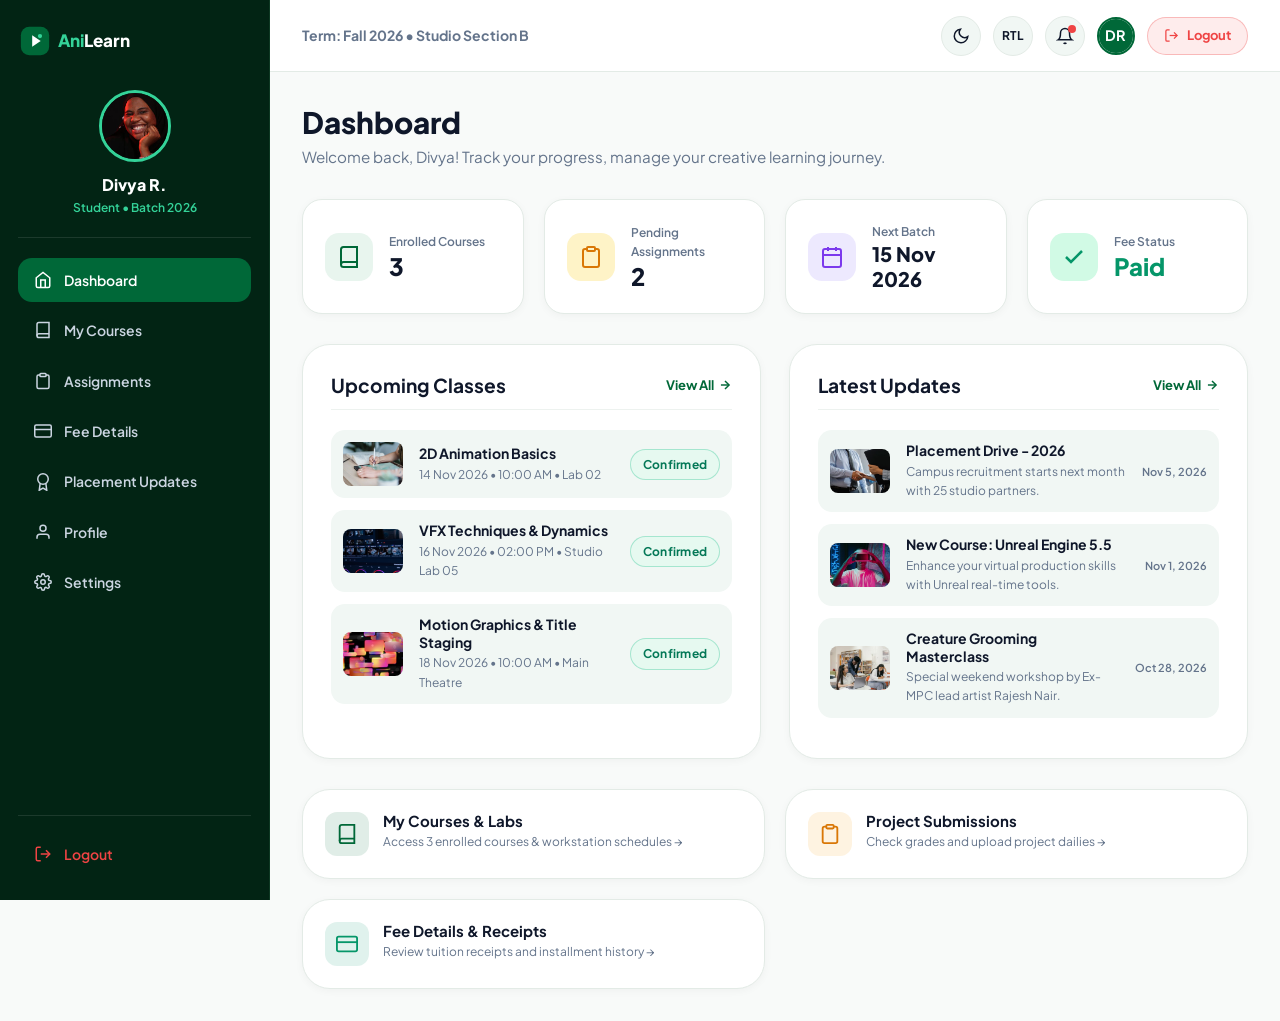
<file: dashboard.html>
<!DOCTYPE html>
<html lang="en" data-theme="light" dir="ltr">
<head>
  <meta charset="UTF-8">
  <meta name="viewport" content="width=device-width, initial-scale=1.0">
  <meta name="description" content="AniLearn Student Dashboard - Track your enrolled courses, upcoming batch schedules, project submissions, and fee payments.">
  <title>Student Dashboard | AniLearn Animation &amp; Multimedia Training Institute</title>
  <link rel="icon" type="image/svg+xml" href="data:image/svg+xml,%3Csvg xmlns=%27http://www.w3.org/2000/svg%27 viewBox=%270 0 48 48%27%3E%3Crect width=%2748%27 height=%2748%27 rx=%2714%27 fill=%27%23006838%27/%3E%3Cpath d=%27M18 14L33 24L18 34V14Z%27 fill=%27%23fff%27/%3E%3Ccircle cx=%2733%27 cy=%2715%27 r=%274%27 fill=%27%2334D399%27/%3E%3C/svg%3E">

  
  <!-- Google Fonts: Plus Jakarta Sans -->
  <link rel="preconnect" href="https://fonts.googleapis.com">
  <link rel="preconnect" href="https://fonts.gstatic.com" crossorigin>
  <link href="https://fonts.googleapis.com/css2?family=Plus+Jakarta+Sans:ital,wght@0,300;0,400;0,500;0,600;0,700;0,800;1,400;1,600&display=swap" rel="stylesheet">
  
  <!-- Stylesheets -->
  <link rel="stylesheet" href="assets/css/style.css">
  <link rel="stylesheet" href="assets/css/responsive.css">
</head>
<body>

  <!-- DEDICATED DASHBOARD LAYOUT (Sidebar + Topbar + Content - NO PUBLIC FOOTER) -->
  <div class="dashboard-wrapper">
    <!-- DARK GREEN SIDEBAR (Exact Reference Layout) -->
    <aside class="dashboard-sidebar" id="dash-sidebar" aria-label="Student Sidebar">
      <!-- Logo in Sidebar -->
      <a href="index.html" class="navbar-brand" style="margin-bottom:12px;">
        <svg viewBox="0 0 200 48" fill="none" xmlns="http://www.w3.org/2000/svg" style="height:34px;">
          <g transform="translate(4, 4)">
            <rect width="40" height="40" rx="12" fill="#006838"/>
            <path d="M16 12L28 20L16 28V12Z" fill="#FFFFFF"/>
            <circle cx="27" cy="13" r="3" fill="#34D399"/>
          </g>
          <text x="56" y="32" font-family="'Plus Jakarta Sans', sans-serif" font-size="24" font-weight="800">
            <tspan fill="#34D399">Ani</tspan><tspan fill="#FFFFFF">Learn</tspan>
          </text>
        </svg>
      </a>

      <!-- Student Profile Card in Sidebar -->
      <div class="sidebar-profile">
        <div class="sidebar-avatar">
          <img src="assets/images/pexels-photo-14570936.jpeg" alt="Divya R. Profile Avatar">
        </div>
        <div class="sidebar-name">Divya R.</div>
        <div class="sidebar-role">Student &#8226; Batch 2026</div>
      </div>

      <!-- Navigation Links Menu (Matching Reference Image with Dynamic Tabs) -->
      <nav class="sidebar-menu" aria-label="Dashboard Navigation">
        <a href="#dashboard" class="sidebar-link active" data-tab="dashboard">
          <svg width="18" height="18" viewBox="0 0 24 24" fill="none" stroke="currentColor" stroke-width="2"><path d="m3 9 9-7 9 7v11a2 2 0 0 1-2 2H5a2 2 0 0 1-2-2z"></path><polyline points="9 22 9 12 15 12 15 22"></polyline></svg>
          <span>Dashboard</span>
        </a>
        <a href="#courses" class="sidebar-link" data-tab="courses">
          <svg width="18" height="18" viewBox="0 0 24 24" fill="none" stroke="currentColor" stroke-width="2"><path d="M4 19.5A2.5 2.5 0 0 1 6.5 17H20"></path><path d="M6.5 2H20v20H6.5A2.5 2.5 0 0 1 4 19.5v-15A2.5 2.5 0 0 1 6.5 2z"></path></svg>
          <span>My Courses</span>
        </a>
        <a href="#assignments" class="sidebar-link" data-tab="assignments">
          <svg width="18" height="18" viewBox="0 0 24 24" fill="none" stroke="currentColor" stroke-width="2"><path d="M16 4h2a2 2 0 0 1 2 2v14a2 2 0 0 1-2 2H6a2 2 0 0 1-2-2V6a2 2 0 0 1 2-2h2"></path><rect x="8" y="2" width="8" height="4" rx="1" ry="1"></rect></svg>
          <span>Assignments</span>
        </a>
        <a href="#fees" class="sidebar-link" data-tab="fees">
          <svg width="18" height="18" viewBox="0 0 24 24" fill="none" stroke="currentColor" stroke-width="2"><rect x="1" y="4" width="22" height="16" rx="2" ry="2"></rect><line x1="1" y1="10" x2="23" y2="10"></line></svg>
          <span>Fee Details</span>
        </a>
        <a href="#placements" class="sidebar-link" data-tab="placements">
          <svg width="18" height="18" viewBox="0 0 24 24" fill="none" stroke="currentColor" stroke-width="2"><circle cx="12" cy="8" r="7"></circle><polyline points="8.21 13.89 7 23 12 20 17 23 15.79 13.88"></polyline></svg>
          <span>Placement Updates</span>
        </a>
        <a href="#profile" class="sidebar-link" data-tab="profile">
          <svg width="18" height="18" viewBox="0 0 24 24" fill="none" stroke="currentColor" stroke-width="2"><path d="M20 21v-2a4 4 0 0 0-4-4H8a4 4 0 0 0-4 4v2"></path><circle cx="12" cy="7" r="4"></circle></svg>
          <span>Profile</span>
        </a>
        <a href="#settings" class="sidebar-link" data-tab="settings">
          <svg width="18" height="18" viewBox="0 0 24 24" fill="none" stroke="currentColor" stroke-width="2"><circle cx="12" cy="12" r="3"></circle><path d="M19.4 15a1.65 1.65 0 0 0 .33 1.82l.06.06a2 2 0 0 1 0 2.83 2 2 0 0 1-2.83 0l-.06-.06a1.65 1.65 0 0 0-1.82-.33 1.65 1.65 0 0 0-1 1.51V21a2 2 0 0 1-2 2 2 2 0 0 1-2-2v-.09A1.65 1.65 0 0 0 9 19.4a1.65 1.65 0 0 0-1.82.33l-.06.06a2 2 0 0 1-2.83 0 2 2 0 0 1 0-2.83l.06-.06a1.65 1.65 0 0 0 .33-1.82 1.65 1.65 0 0 0-1.51-1H3a2 2 0 0 1-2-2 2 2 0 0 1 2-2h.09A1.65 1.65 0 0 0 4.6 9a1.65 1.65 0 0 0-.33-1.82l-.06-.06a2 2 0 0 1 0-2.83 2 2 0 0 1 2.83 0l.06.06a1.65 1.65 0 0 0 1.82.33H9a1.65 1.65 0 0 0 1-1.51V3a2 2 0 0 1 2-2 2 2 0 0 1 2 2v.09a1.65 1.65 0 0 0 1 1.51 1.65 1.65 0 0 0 1.82-.33l.06-.06a2 2 0 0 1 2.83 0 2 2 0 0 1 0 2.83l-.06.06a1.65 1.65 0 0 0-.33 1.82V9a1.65 1.65 0 0 0 1.51 1H21a2 2 0 0 1 2 2 2 2 0 0 1-2 2h-.09a1.65 1.65 0 0 0-1.51 1z"></path></svg>
          <span>Settings</span>
        </a>
      </nav>

      <!-- Logout Action at Bottom of Sidebar -->
      <div class="sidebar-logout">
        <a href="login.html" class="sidebar-link" style="color:#ef4444;" title="Sign out of student account">
          <svg width="18" height="18" viewBox="0 0 24 24" fill="none" stroke="currentColor" stroke-width="2"><path d="M9 21H5a2 2 0 0 1-2-2V5a2 2 0 0 1 2-2h4"></path><polyline points="16 17 21 12 16 7"></polyline><line x1="21" y1="12" x2="9" y2="12"></line></svg>
          <span>Logout</span>
        </a>
      </div>
    </aside>

    <div class="dash-sidebar-overlay" id="dash-sidebar-overlay"></div>

    <!-- MAIN DASHBOARD CONTENT AREA -->
    <div class="dashboard-main">
      <!-- DEDICATED DASHBOARD TOPBAR (With Logout Button & No Back Link) -->
      <header class="dashboard-topbar">
        <div style="display:flex; align-items:center; gap:14px;">
          <button type="button" class="btn-icon-control dash-menu-btn" id="dash-menu-btn" aria-label="Open dashboard menu" aria-controls="dash-sidebar" aria-expanded="false"><svg width="20" height="20" viewBox="0 0 24 24" fill="none" stroke="currentColor" stroke-width="2"><line x1="3" y1="6" x2="21" y2="6"></line><line x1="3" y1="12" x2="21" y2="12"></line><line x1="3" y1="18" x2="21" y2="18"></line></svg></button>
          <span class="term-label" style="font-size:14px; font-weight:700; color:var(--text-muted);">Term: Fall 2026 &#8226; Studio Section B</span>
        </div>

        <div style="display:flex; align-items:center; gap:12px;">
          <!-- Theme Toggle (Fixed Full Sun Icon + Moon Icon) -->
          <button type="button" class="btn-icon-control theme-toggle-btn" aria-label="Toggle Theme">
            <svg class="icon-moon" width="18" height="18" viewBox="0 0 24 24" fill="none" stroke="currentColor" stroke-width="2"><path d="M21 12.79A9 9 0 1 1 11.21 3 7 7 0 0 0 21 12.79z"></path></svg>
            <svg class="icon-sun" width="18" height="18" viewBox="0 0 24 24" fill="none" stroke="currentColor" stroke-width="2" style="display:none;"><circle cx="12" cy="12" r="5"></circle><line x1="12" y1="1" x2="12" y2="3"></line><line x1="12" y1="21" x2="12" y2="23"></line><line x1="4.22" y1="4.22" x2="5.64" y2="5.64"></line><line x1="18.36" y1="18.36" x2="19.78" y2="19.78"></line><line x1="1" y1="12" x2="3" y2="12"></line><line x1="21" y1="12" x2="23" y2="12"></line><line x1="4.22" y1="19.78" x2="5.64" y2="18.36"></line><line x1="18.36" y1="5.64" x2="19.78" y2="4.22"></line></svg>
          </button>

          <!-- RTL Direction Toggle -->
          <button type="button" class="btn-icon-control direction-toggle-btn" aria-label="Toggle RTL Direction">
            <span class="dir-label" style="font-size:12px; font-weight:700;">RTL</span>
          </button>

          <!-- Notifications Bell -->
          <button type="button" class="btn-icon-control" style="position:relative;" title="Notifications">
            <svg width="18" height="18" viewBox="0 0 24 24" fill="none" stroke="currentColor" stroke-width="2"><path d="M18 8A6 6 0 0 0 6 8c0 7-3 9-3 9h18s-3-2-3-9"></path><path d="M13.73 21a2 2 0 0 1-3.46 0"></path></svg>
            <span style="position:absolute; top:8px; right:8px; width:8px; height:8px; border-radius:50%; background:#ef4444;"></span>
          </button>

          <!-- Avatar Mini -->
          <div style="width:38px; height:38px; border-radius:50%; overflow:hidden; border:2px solid var(--primary);">
            <span class="avatar-initials" aria-label="Divya R.">DR</span>
          </div>

          <!-- TOPBAR LOGOUT BUTTON (Requested by User) -->
          <a href="login.html" class="btn-dashboard-logout" title="Sign out of student account">
            <svg width="15" height="15" viewBox="0 0 24 24" fill="none" stroke="currentColor" stroke-width="2"><path d="M9 21H5a2 2 0 0 1-2-2V5a2 2 0 0 1 2-2h4"></path><polyline points="16 17 21 12 16 7"></polyline><line x1="21" y1="12" x2="9" y2="12"></line></svg>
            <span>Logout</span>
          </a>
        </div>
      </header>

      <!-- DASHBOARD BODY CONTAINER (Dynamic Tab Views) -->
      <main class="dashboard-content" id="main-content">

        <!-- ==================== TAB 1: DASHBOARD OVERVIEW ==================== -->
        <div id="tab-view-dashboard" class="dashboard-tab-view active">
          <!-- Header Greeting -->
          <div>
            <h1 style="font-size:1.85rem; font-weight:800; margin-bottom:4px;">Dashboard</h1>
            <p style="font-size:0.95rem; color:var(--text-muted);">Welcome back, Divya! Track your progress, manage your creative learning journey.</p>
          </div>

          <!-- 4 SUMMARY STAT CARDS (Exact Reference Layout) -->
          <div class="dashboard-stats-grid">
            <!-- Card 1: Enrolled Courses -->
            <div class="dash-stat-card" style="cursor:pointer;" data-switch-tab="courses" title="View Enrolled Courses">
              <div class="dash-stat-icon" style="background:#e8f5ee; color:#006838;">
                <svg width="24" height="24" viewBox="0 0 24 24" fill="none" stroke="currentColor" stroke-width="2"><path d="M4 19.5A2.5 2.5 0 0 1 6.5 17H20"></path><path d="M6.5 2H20v20H6.5A2.5 2.5 0 0 1 4 19.5v-15A2.5 2.5 0 0 1 6.5 2z"></path></svg>
              </div>
              <div class="dash-stat-info">
                <span>Enrolled Courses</span>
                <h3>3</h3>
              </div>
            </div>

            <!-- Card 2: Pending Assignments -->
            <div class="dash-stat-card" style="cursor:pointer;" data-switch-tab="assignments" title="View Assignments">
              <div class="dash-stat-icon" style="background:#fef3c7; color:#d97706;">
                <svg width="24" height="24" viewBox="0 0 24 24" fill="none" stroke="currentColor" stroke-width="2"><path d="M16 4h2a2 2 0 0 1 2 2v14a2 2 0 0 1-2 2H6a2 2 0 0 1-2-2V6a2 2 0 0 1 2-2h2"></path><rect x="8" y="2" width="8" height="4" rx="1" ry="1"></rect></svg>
              </div>
              <div class="dash-stat-info">
                <span>Pending Assignments</span>
                <h3>2</h3>
              </div>
            </div>

            <!-- Card 3: Next Batch -->
            <div class="dash-stat-card">
              <div class="dash-stat-icon" style="background:#ede9fe; color:#7c3aed;">
                <svg width="24" height="24" viewBox="0 0 24 24" fill="none" stroke="currentColor" stroke-width="2"><rect x="3" y="4" width="18" height="18" rx="2" ry="2"></rect><line x1="16" y1="2" x2="16" y2="6"></line><line x1="8" y1="2" x2="8" y2="6"></line><line x1="3" y1="10" x2="21" y2="10"></line></svg>
              </div>
              <div class="dash-stat-info">
                <span>Next Batch</span>
                <h3 style="font-size:1.25rem;">15 Nov 2026</h3>
              </div>
            </div>

            <!-- Card 4: Fee Status -->
            <div class="dash-stat-card" style="cursor:pointer;" data-switch-tab="fees" title="View Fee Details">
              <div class="dash-stat-icon" style="background:#d1fae5; color:#059669;">
                <svg width="24" height="24" viewBox="0 0 24 24" fill="none" stroke="currentColor" stroke-width="2.5"><polyline points="20 6 9 17 4 12"></polyline></svg>
              </div>
              <div class="dash-stat-info">
                <span>Fee Status</span>
                <h3 style="color:#059669;">Paid</h3>
              </div>
            </div>
          </div>

          <!-- TWO COLUMN PANELS: UPCOMING CLASSES & LATEST UPDATES (Exact Reference Layout with High Contrast View All) -->
          <div class="dashboard-panels-grid">
            <!-- Left Panel: Upcoming Classes -->
            <div class="dash-panel">
              <div class="dash-panel-header">
                <h3>Upcoming Classes</h3>
                <a href="#courses" data-switch-tab="courses" class="dash-view-all" title="View All Classes">
                  <span>View All</span>
                  <svg width="14" height="14" viewBox="0 0 24 24" fill="none" stroke="currentColor" stroke-width="2.5" class="arrow-icon"><line x1="5" y1="12" x2="19" y2="12"></line><polyline points="12 5 19 12 12 19"></polyline></svg>
                </a>
              </div>

              <div class="dash-list-item">
                <img src="assets/images/pexels-photo-7147720.jpeg" class="dash-thumb" alt="2D Animation">
                <div style="flex-grow:1;">
                  <h4 style="font-size:14px; font-weight:700; margin-bottom:2px;">2D Animation Basics</h4>
                  <p style="font-size:12px; color:var(--text-muted);">14 Nov 2026 &#8226; 10:00 AM &#8226; Lab 02</p>
                </div>
                <span class="badge-status badge-submitted">Confirmed</span>
              </div>

              <div class="dash-list-item">
                <img src="assets/images/pexels-photo-8100065.jpeg" class="dash-thumb" alt="VFX Techniques">
                <div style="flex-grow:1;">
                  <h4 style="font-size:14px; font-weight:700; margin-bottom:2px;">VFX Techniques &amp; Dynamics</h4>
                  <p style="font-size:12px; color:var(--text-muted);">16 Nov 2026 &#8226; 02:00 PM &#8226; Studio Lab 05</p>
                </div>
                <span class="badge-status badge-submitted">Confirmed</span>
              </div>

              <div class="dash-list-item">
                <img src="assets/images/pexels-photo-28771043.jpeg" class="dash-thumb" alt="Motion Graphics">
                <div style="flex-grow:1;">
                  <h4 style="font-size:14px; font-weight:700; margin-bottom:2px;">Motion Graphics &amp; Title Staging</h4>
                  <p style="font-size:12px; color:var(--text-muted);">18 Nov 2026 &#8226; 10:00 AM &#8226; Main Theatre</p>
                </div>
                <span class="badge-status badge-submitted">Confirmed</span>
              </div>
            </div>

            <!-- Right Panel: Latest Updates -->
            <div class="dash-panel">
              <div class="dash-panel-header">
                <h3>Latest Updates</h3>
                <a href="#placements" data-switch-tab="placements" class="dash-view-all" title="View All Updates">
                  <span>View All</span>
                  <svg width="14" height="14" viewBox="0 0 24 24" fill="none" stroke="currentColor" stroke-width="2.5" class="arrow-icon"><line x1="5" y1="12" x2="19" y2="12"></line><polyline points="12 5 19 12 12 19"></polyline></svg>
                </a>
              </div>

              <div class="dash-list-item">
                <img src="assets/images/pexels-photo-5668842.jpeg" class="dash-thumb" alt="Placement Drive">
                <div style="flex-grow:1;">
                  <h4 style="font-size:14px; font-weight:700; margin-bottom:2px;">Placement Drive - 2026</h4>
                  <p style="font-size:12px; color:var(--text-muted);">Campus recruitment starts next month with 25 studio partners.</p>
                </div>
                <span style="font-size:11px; color:var(--text-muted); font-weight:600;">Nov 5, 2026</span>
              </div>

              <div class="dash-list-item">
                <img src="assets/images/pexels-photo-7773727.jpeg" class="dash-thumb" alt="Unreal Engine Course">
                <div style="flex-grow:1;">
                  <h4 style="font-size:14px; font-weight:700; margin-bottom:2px;">New Course: Unreal Engine 5.5</h4>
                  <p style="font-size:12px; color:var(--text-muted);">Enhance your virtual production skills with Unreal real-time tools.</p>
                </div>
                <span style="font-size:11px; color:var(--text-muted); font-weight:600;">Nov 1, 2026</span>
              </div>

              <div class="dash-list-item">
                <img src="assets/images/pexels-photo-9159087.jpeg" class="dash-thumb" alt="Masterclass">
                <div style="flex-grow:1;">
                  <h4 style="font-size:14px; font-weight:700; margin-bottom:2px;">Creature Grooming Masterclass</h4>
                  <p style="font-size:12px; color:var(--text-muted);">Special weekend workshop by Ex-MPC lead artist Rajesh Nair.</p>
                </div>
                <span style="font-size:11px; color:var(--text-muted); font-weight:600;">Oct 28, 2026</span>
              </div>
            </div>
          </div>

          <!-- Quick Navigation Cards to Other Tabs -->
          <div style="display:grid; grid-template-columns:repeat(auto-fit, minmax(280px, 1fr)); gap:20px;">
            <div class="dash-panel" style="padding:22px; cursor:pointer;" data-switch-tab="courses">
              <div style="display:flex; align-items:center; gap:14px;">
                <div style="width:44px; height:44px; border-radius:12px; background:rgba(0,104,56,0.12); color:#006838; display:flex; align-items:center; justify-content:center; flex-shrink:0;">
                  <svg width="22" height="22" viewBox="0 0 24 24" fill="none" stroke="currentColor" stroke-width="2"><path d="M4 19.5A2.5 2.5 0 0 1 6.5 17H20"></path><path d="M6.5 2H20v20H6.5A2.5 2.5 0 0 1 4 19.5v-15A2.5 2.5 0 0 1 6.5 2z"></path></svg>
                </div>
                <div>
                  <h4 style="font-size:15px; font-weight:700; margin-bottom:2px;">My Courses &amp; Labs</h4>
                  <p style="font-size:12px; color:var(--text-muted);">Access 3 enrolled courses &amp; workstation schedules &rarr;</p>
                </div>
              </div>
            </div>

            <div class="dash-panel" style="padding:22px; cursor:pointer;" data-switch-tab="assignments">
              <div style="display:flex; align-items:center; gap:14px;">
                <div style="width:44px; height:44px; border-radius:12px; background:rgba(245,158,11,0.12); color:#d97706; display:flex; align-items:center; justify-content:center; flex-shrink:0;">
                  <svg width="22" height="22" viewBox="0 0 24 24" fill="none" stroke="currentColor" stroke-width="2"><path d="M16 4h2a2 2 0 0 1 2 2v14a2 2 0 0 1-2 2H6a2 2 0 0 1-2-2V6a2 2 0 0 1 2-2h2"></path><rect x="8" y="2" width="8" height="4" rx="1" ry="1"></rect></svg>
                </div>
                <div>
                  <h4 style="font-size:15px; font-weight:700; margin-bottom:2px;">Project Submissions</h4>
                  <p style="font-size:12px; color:var(--text-muted);">Check grades and upload project dailies &rarr;</p>
                </div>
              </div>
            </div>

            <div class="dash-panel" style="padding:22px; cursor:pointer;" data-switch-tab="fees">
              <div style="display:flex; align-items:center; gap:14px;">
                <div style="width:44px; height:44px; border-radius:12px; background:rgba(5,150,105,0.12); color:#059669; display:flex; align-items:center; justify-content:center; flex-shrink:0;">
                  <svg width="22" height="22" viewBox="0 0 24 24" fill="none" stroke="currentColor" stroke-width="2"><rect x="1" y="4" width="22" height="16" rx="2" ry="2"></rect><line x1="1" y1="10" x2="23" y2="10"></line></svg>
                </div>
                <div>
                  <h4 style="font-size:15px; font-weight:700; margin-bottom:2px;">Fee Details &amp; Receipts</h4>
                  <p style="font-size:12px; color:var(--text-muted);">Review tuition receipts and installment history &rarr;</p>
                </div>
              </div>
            </div>
          </div>
        </div>

        <!-- ==================== TAB 2: MY COURSES ==================== -->
        <div id="tab-view-courses" class="dashboard-tab-view">
          <div>
            <h1 style="font-size:1.85rem; font-weight:800; margin-bottom:4px;">My Enrolled Courses</h1>
            <p style="font-size:0.95rem; color:var(--text-muted);">Active curriculum, studio schedule, and project milestones for Fall 2026.</p>
          </div>

          <!-- Academic Metrics Header -->
          <div style="display:grid; grid-template-columns:repeat(auto-fit, minmax(200px, 1fr)); gap:18px;">
            <div class="dash-panel" style="padding:20px; text-align:center;">
              <span style="font-size:12px; font-weight:700; color:var(--text-muted); text-transform:uppercase;">Active Courses</span>
              <h2 style="font-size:1.8rem; font-weight:800; color:var(--primary); margin-top:4px;">3 Programs</h2>
            </div>
            <div class="dash-panel" style="padding:20px; text-align:center;">
              <span style="font-size:12px; font-weight:700; color:var(--text-muted); text-transform:uppercase;">Overall Attendance</span>
              <h2 style="font-size:1.8rem; font-weight:800; color:#059669; margin-top:4px;">94.2%</h2>
            </div>
            <div class="dash-panel" style="padding:20px; text-align:center;">
              <span style="font-size:12px; font-weight:700; color:var(--text-muted); text-transform:uppercase;">Lab Station</span>
              <h2 style="font-size:1.8rem; font-weight:800; color:#7c3aed; margin-top:4px;">Lab 02 &#8226; Station #14</h2>
            </div>
            <div class="dash-panel" style="padding:20px; text-align:center;">
              <span style="font-size:12px; font-weight:700; color:var(--text-muted); text-transform:uppercase;">CGI Render Farm</span>
              <h2 style="font-size:1.8rem; font-weight:800; color:#d97706; margin-top:4px;">Unlimited Queue</h2>
            </div>
          </div>

          <!-- 3 Enrolled Course Cards -->
          <div style="display:flex; flex-direction:column; gap:20px;">
            <!-- Course 1 -->
            <div class="dash-panel" style="padding:24px;">
              <div style="display:flex; justify-content:space-between; align-items:flex-start; flex-wrap:wrap; gap:16px;">
                <div style="display:flex; gap:18px; align-items:center;">
                  <img src="assets/images/pexels-photo-17683398.jpeg" style="width:72px; height:54px; border-radius:10px; object-fit:cover;" alt="2D Animation">
                  <div>
                    <h3 style="font-size:1.15rem; font-weight:800; margin-bottom:4px;">2D Animation Basics &amp; Character Principles</h3>
                    <p style="font-size:13px; color:var(--text-muted);">Lead Mentor: Rajesh Varma &#8226; Lab 02 Workstation &#8226; Batch Mon-Wed-Fri</p>
                  </div>
                </div>
                <span class="badge-status badge-submitted">In Progress &#8226; 78%</span>
              </div>
              <div class="progress-bar-wrap" style="margin-top:18px;">
                <div class="progress-bar-fill" style="width:78%;"></div>
              </div>
              <div style="display:flex; justify-content:space-between; align-items:center; margin-top:16px; flex-wrap:wrap; gap:12px;">
                <span style="font-size:13px; color:var(--text-muted);">Next Session: <strong>Tomorrow at 10:00 AM (Lab 02)</strong></span>
                <div style="display:flex; gap:10px;">
                  <button type="button" class="btn-pill btn-secondary" style="height:36px; padding:0 14px; font-size:12px;" onclick="alert('Launching Autodesk Maya / Toon Boom Harmony Lab Session (Demo)...')">Launch Workstation</button>
                  <button type="button" class="btn-pill btn-primary" style="height:36px; padding:0 14px; font-size:12px;" onclick="alert('Downloading 2D Animation Course Syllabus (PDF Demo)...')">Download Syllabus</button>
                </div>
              </div>
            </div>

            <!-- Course 2 -->
            <div class="dash-panel" style="padding:24px;">
              <div style="display:flex; justify-content:space-between; align-items:flex-start; flex-wrap:wrap; gap:16px;">
                <div style="display:flex; gap:18px; align-items:center;">
                  <img src="assets/images/pexels-photo-15713296.jpeg" style="width:72px; height:54px; border-radius:10px; object-fit:cover;" alt="VFX Techniques">
                  <div>
                    <h3 style="font-size:1.15rem; font-weight:800; margin-bottom:4px;">VFX Techniques &amp; Dynamics (Houdini &amp; Nuke)</h3>
                    <p style="font-size:13px; color:var(--text-muted);">Lead Mentor: Ananya Krishnan &#8226; Studio Lab 05 &#8226; Batch Tue-Thu</p>
                  </div>
                </div>
                <span class="badge-status badge-submitted">In Progress &#8226; 65%</span>
              </div>
              <div class="progress-bar-wrap" style="margin-top:18px;">
                <div class="progress-bar-fill" style="width:65%;"></div>
              </div>
              <div style="display:flex; justify-content:space-between; align-items:center; margin-top:16px; flex-wrap:wrap; gap:12px;">
                <span style="font-size:13px; color:var(--text-muted);">Next Session: <strong>Thursday at 02:00 PM (Studio Lab 05)</strong></span>
                <div style="display:flex; gap:10px;">
                  <button type="button" class="btn-pill btn-secondary" style="height:36px; padding:0 14px; font-size:12px;" onclick="alert('Accessing Houdini Dailies & pyro simulation passes (Demo)...')">Open Project Dailies</button>
                  <button type="button" class="btn-pill btn-primary" style="height:36px; padding:0 14px; font-size:12px;" onclick="alert('Accessing SideFX EXR HDRI asset pack (Demo)...')">Asset Library</button>
                </div>
              </div>
            </div>

            <!-- Course 3 -->
            <div class="dash-panel" style="padding:24px;">
              <div style="display:flex; justify-content:space-between; align-items:flex-start; flex-wrap:wrap; gap:16px;">
                <div style="display:flex; gap:18px; align-items:center;">
                  <img src="assets/images/pexels-photo-27819802.jpeg" style="width:72px; height:54px; border-radius:10px; object-fit:cover;" alt="Motion Graphics">
                  <div>
                    <h3 style="font-size:1.15rem; font-weight:800; margin-bottom:4px;">Motion Graphics &amp; Title Staging (Cinema 4D / AE)</h3>
                    <p style="font-size:13px; color:var(--text-muted);">Lead Mentor: Marcus Thorne &#8226; Main Screening Theatre &#8226; Batch Saturday Special</p>
                  </div>
                </div>
                <span class="badge-status badge-submitted">In Progress &#8226; 88%</span>
              </div>
              <div class="progress-bar-wrap" style="margin-top:18px;">
                <div class="progress-bar-fill" style="width:88%;"></div>
              </div>
              <div style="display:flex; justify-content:space-between; align-items:center; margin-top:16px; flex-wrap:wrap; gap:12px;">
                <span style="font-size:13px; color:var(--text-muted);">Next Session: <strong>Saturday at 10:00 AM (Main Theatre)</strong></span>
                <div style="display:flex; gap:10px;">
                  <button type="button" class="btn-pill btn-secondary" style="height:36px; padding:0 14px; font-size:12px;" onclick="alert('Opening Cinema 4D project file repository (Demo)...')">C4D Project Files</button>
                  <button type="button" class="btn-pill btn-primary" style="height:36px; padding:0 14px; font-size:12px;" onclick="alert('Launching Live Critique Recording Stream (Demo)...')">View Critique Stream</button>
                </div>
              </div>
            </div>
          </div>
        </div>

        <!-- ==================== TAB 3: ASSIGNMENTS / PROJECT SUBMISSIONS ==================== -->
        <div id="tab-view-assignments" class="dashboard-tab-view">
          <!-- Header and Submit Action -->
          <div style="display:flex; justify-content:space-between; align-items:center; flex-wrap:wrap; gap:16px;">
            <div>
              <h1 style="font-size:1.85rem; font-weight:800; margin-bottom:4px;">Project Submissions &amp; Dailies</h1>
              <p style="font-size:0.95rem; color:var(--text-muted);">Review milestone grades and upload new assignment deliverables for supervisor review.</p>
            </div>
            <button type="button" class="btn-pill btn-primary" onclick="alert('Submission Modal (Demo): Drag and drop your .ma, .hip, or .mp4 showreel cut. Maximum file size: 2GB per shot submission.');" style="height:42px; font-size:13px;">
              <svg width="15" height="15" viewBox="0 0 24 24" fill="none" stroke="currentColor" stroke-width="2.5"><line x1="12" y1="5" x2="12" y2="19"></line><line x1="5" y1="12" x2="19" y2="12"></line></svg>
              <span>Submit New Project</span>
            </button>
          </div>

          <!-- Assignment KPI Chips -->
          <div style="display:grid; grid-template-columns:repeat(auto-fit, minmax(180px, 1fr)); gap:16px;">
            <div class="dash-panel" style="padding:18px;">
              <span style="font-size:11px; font-weight:700; color:var(--text-muted); text-transform:uppercase;">Total Tasks</span>
              <h3 style="font-size:1.5rem; font-weight:800; margin-top:4px;">8 Milestones</h3>
            </div>
            <div class="dash-panel" style="padding:18px;">
              <span style="font-size:11px; font-weight:700; color:var(--text-muted); text-transform:uppercase;">Graded &amp; Approved</span>
              <h3 style="font-size:1.5rem; font-weight:800; color:#059669; margin-top:4px;">6 Projects</h3>
            </div>
            <div class="dash-panel" style="padding:18px;">
              <span style="font-size:11px; font-weight:700; color:var(--text-muted); text-transform:uppercase;">Under Dailies Review</span>
              <h3 style="font-size:1.5rem; font-weight:800; color:#d97706; margin-top:4px;">1 Pending</h3>
            </div>
            <div class="dash-panel" style="padding:18px;">
              <span style="font-size:11px; font-weight:700; color:var(--text-muted); text-transform:uppercase;">Average Milestone Score</span>
              <h3 style="font-size:1.5rem; font-weight:800; color:#006838; margin-top:4px;">95.0% (A+)</h3>
            </div>
          </div>

          <!-- Submissions Table (With High Contrast Dark Badges & Clear Scores) -->
          <div class="dash-panel">
            <div class="dash-panel-header">
              <h3>Submission History &amp; Supervisor Feedback</h3>
              <span style="font-size:12px; color:var(--text-muted);">Real-time review updates from animation mentors</span>
            </div>

            <div class="dash-table-wrapper">
              <table class="dash-table">
                <thead>
                  <tr>
                    <th>Assignment Name</th>
                    <th>Software</th>
                    <th>Submitted Date</th>
                    <th>Status</th>
                    <th>Grade Score</th>
                    <th>Supervisor Feedback</th>
                  </tr>
                </thead>
                <tbody>
                  <tr>
                    <td data-label="Assignment Name"><strong>Character Acting &amp; Dialogue Sync</strong></td>
                    <td data-label="Software">Autodesk Maya 2026</td>
                    <td data-label="Submitted Date">Nov 02, 2026</td>
                    <td data-label="Status"><span class="badge-status badge-graded">Graded</span></td>
                    <td data-label="Grade Score"><strong class="grade-score">94 / 100 (A+)</strong></td>
                    <td data-label="Supervisor Feedback">"Exceptional lip-sync and believable weight shifts in shot 04."</td>
                  </tr>
                  <tr>
                    <td data-label="Assignment Name"><strong>Pyro Destruction &amp; Volume Comp</strong></td>
                    <td data-label="Software">SideFX Houdini / Nuke</td>
                    <td data-label="Submitted Date">Nov 05, 2026</td>
                    <td data-label="Status"><span class="badge-status badge-review">In Review</span></td>
                    <td data-label="Grade Score"><span style="color:var(--text-muted); font-weight:600;">Pending</span></td>
                    <td data-label="Supervisor Feedback">Under review by VFX supervisor Ananya Krishnan.</td>
                  </tr>
                  <tr>
                    <td data-label="Assignment Name"><strong>Cinematic Lighting Turnaround</strong></td>
                    <td data-label="Software">Maya &amp; Arnold EXR</td>
                    <td data-label="Submitted Date">Due: Nov 20, 2026</td>
                    <td data-label="Status"><span class="badge-status badge-progress">Work in Progress</span></td>
                    <td data-label="Grade Score"><span style="color:var(--text-muted);">--</span></td>
                    <td data-label="Supervisor Feedback">Camera layout approved; proceeding to color grading pass.</td>
                  </tr>
                  <tr>
                    <td data-label="Assignment Name"><strong>Creature Walk Cycle &amp; Heavy Mechanics</strong></td>
                    <td data-label="Software">Autodesk Maya 2026</td>
                    <td data-label="Submitted Date">Oct 20, 2026</td>
                    <td data-label="Status"><span class="badge-status badge-graded">Graded</span></td>
                    <td data-label="Grade Score"><strong class="grade-score">96 / 100 (A+)</strong></td>
                    <td data-label="Supervisor Feedback">"Great secondary action on the quadruped tail and solid ground contact."</td>
                  </tr>
                </tbody>
              </table>
            </div>
          </div>
        </div>

        <!-- ==================== TAB 4: FEE DETAILS ==================== -->
        <div id="tab-view-fees" class="dashboard-tab-view">
          <div>
            <h1 style="font-size:1.85rem; font-weight:800; margin-bottom:4px;">Fee Tracking &amp; Payment History</h1>
            <p style="font-size:0.95rem; color:var(--text-muted);">Transparent tuition records, installment invoices, and verified PDF receipts.</p>
          </div>

          <!-- 3 Fee Cards -->
          <div style="display:grid; grid-template-columns:repeat(auto-fit, minmax(220px, 1fr)); gap:20px;">
            <div class="dash-panel" style="padding:22px;">
              <span style="font-size:12px; font-weight:700; color:var(--text-muted); text-transform:uppercase;">Total Program Fee</span>
              <h2 style="font-size:2rem; font-weight:800; color:var(--text-main); margin-top:6px;">&#8377;1,02,000</h2>
              <p style="font-size:12px; color:var(--text-muted); margin-top:4px;">Full 2-Year Professional Animation Program</p>
            </div>
            <div class="dash-panel" style="padding:22px;">
              <span style="font-size:12px; font-weight:700; color:var(--text-muted); text-transform:uppercase;">Total Amount Paid</span>
              <h2 style="font-size:2rem; font-weight:800; color:#059669; margin-top:6px;">&#8377;1,02,000</h2>
              <p style="font-size:12px; color:#059669; margin-top:4px;">All 3 installments received and verified</p>
            </div>
            <div class="dash-panel" style="padding:22px;">
              <span style="font-size:12px; font-weight:700; color:var(--text-muted); text-transform:uppercase;">Current Balance Due</span>
              <h2 style="font-size:2rem; font-weight:800; color:#059669; margin-top:6px;">&#8377;0.00</h2>
              <span class="badge-status badge-paid" style="margin-top:6px; display:inline-flex;">No Outstanding Dues</span>
            </div>
          </div>

          <!-- Fee Ledger Table -->
          <div class="dash-panel">
            <div class="dash-panel-header">
              <div>
                <h3>Official Payment Receipts</h3>
                <p style="font-size:13px; color:var(--text-muted);">Click "Download PDF" to retrieve GST-compliant invoices for tax or reimbursement.</p>
              </div>
              <span class="badge-status badge-paid" style="font-size:12px; padding:6px 14px;">Total Balance Due: &#8377;0.00</span>
            </div>

            <div class="dash-table-wrapper">
              <table class="dash-table">
                <thead>
                  <tr>
                    <th>Transaction ID</th>
                    <th>Installment Description</th>
                    <th>Payment Date</th>
                    <th>Amount</th>
                    <th>Status</th>
                    <th>Receipt</th>
                  </tr>
                </thead>
                <tbody>
                  <tr>
                    <td data-label="Transaction ID">#AL-2026-881</td>
                    <td data-label="Installment Description">Semester 1 Tuition &amp; Lab Enrollment</td>
                    <td data-label="Payment Date">Aug 14, 2026</td>
                    <td data-label="Amount"><strong>&#8377;45,000</strong></td>
                    <td data-label="Status"><span class="badge-status badge-paid">Paid (Online)</span></td>
                    <td data-label="Receipt"><a href="javascript:void(0)" onclick="alert('Downloading Receipt #AL-2026-881 (PDF Demo)...')" class="dash-view-all">Download PDF</a></td>
                  </tr>
                  <tr>
                    <td data-label="Transaction ID">#AL-2026-882</td>
                    <td data-label="Installment Description">Render Farm &amp; Software License Fee</td>
                    <td data-label="Payment Date">Aug 14, 2026</td>
                    <td data-label="Amount"><strong>&#8377;12,000</strong></td>
                    <td data-label="Status"><span class="badge-status badge-paid">Paid (Online)</span></td>
                    <td data-label="Receipt"><a href="javascript:void(0)" onclick="alert('Downloading Receipt #AL-2026-882 (PDF Demo)...')" class="dash-view-all">Download PDF</a></td>
                  </tr>
                  <tr>
                    <td data-label="Transaction ID">#AL-2026-904</td>
                    <td data-label="Installment Description">Semester 2 Advanced Capstone Fee</td>
                    <td data-label="Payment Date">Nov 01, 2026</td>
                    <td data-label="Amount"><strong>&#8377;45,000</strong></td>
                    <td data-label="Status"><span class="badge-status badge-paid">Paid (NetBanking)</span></td>
                    <td data-label="Receipt"><a href="javascript:void(0)" onclick="alert('Downloading Receipt #AL-2026-904 (PDF Demo)...')" class="dash-view-all">Download PDF</a></td>
                  </tr>
                </tbody>
              </table>
            </div>
          </div>
        </div>

        <!-- ==================== TAB 5: PLACEMENT UPDATES ==================== -->
        <div id="tab-view-placements" class="dashboard-tab-view">
          <div>
            <h1 style="font-size:1.85rem; font-weight:800; margin-bottom:4px;">Campus Placements &amp; Studio Drives</h1>
            <p style="font-size:0.95rem; color:var(--text-muted);">Exclusive recruitment drives, shortlists, and interview preparation for upcoming graduates.</p>
          </div>

          <!-- Placement Readiness Callout -->
          <div class="dash-panel" style="padding:22px; background:linear-gradient(135deg, rgba(0,104,56,0.08) 0%, rgba(52,211,153,0.12) 100%); border:1px solid rgba(0,104,56,0.2);">
            <div style="display:flex; justify-content:space-between; align-items:center; flex-wrap:wrap; gap:16px;">
              <div>
                <span class="badge-status badge-submitted" style="margin-bottom:8px;">Campus Placement Status: Active</span>
                <h3 style="font-size:1.25rem; font-weight:800;">Showreel Vetted: Ready for Studio Interviews</h3>
                <p style="font-size:13px; color:var(--text-muted); margin-top:4px;">Your 3D character showreel has been rated <strong>Grade A+</strong> by our placement committee. You are eligible for Tier-1 VFX &amp; Gaming drives.</p>
              </div>
              <button type="button" class="btn-pill btn-primary" onclick="alert('Booking Mock Interview with Studio Director (Demo)...')" style="height:40px; font-size:13px;">Book Mock Technical Interview</button>
            </div>
          </div>

          <!-- 4 Upcoming Studio Drives -->
          <div style="display:grid; grid-template-columns:repeat(auto-fit, minmax(280px, 1fr)); gap:20px;">
            <!-- Drive 1: Infosys -->
            <div class="dash-panel" style="padding:22px;">
              <div style="display:flex; justify-content:space-between; align-items:center; margin-bottom:14px;">
                <span style="font-size:18px; font-weight:800; color:#006699;">Infosys</span>
                <span class="badge-status badge-submitted">Shortlisted</span>
              </div>
              <h4 style="font-size:1.05rem; font-weight:700; margin-bottom:4px;">3D Animation Visualizer</h4>
              <p style="font-size:13px; color:var(--text-muted); margin-bottom:14px;">Drive Date: <strong>15 Dec 2026</strong> &#8226; CTC: &#8377;6.5 - 8.2 LPA</p>
              <p style="font-size:12px; color:var(--text-muted); margin-bottom:16px;">Round 1 Technical Portfolio Screening cleared. Final panel interview scheduled.</p>
              <button type="button" class="btn-pill btn-secondary" style="width:100%; height:36px; font-size:12px;" onclick="alert('Viewing Infosys Interview Instructions (Demo)...')">View Interview Brief</button>
            </div>

            <!-- Drive 2: Prime Focus -->
            <div class="dash-panel" style="padding:22px;">
              <div style="display:flex; justify-content:space-between; align-items:center; margin-bottom:14px;">
                <span style="font-size:18px; font-weight:800; color:#c026d3;">Prime Focus</span>
                <span class="badge-status badge-review">Application In Review</span>
              </div>
              <h4 style="font-size:1.05rem; font-weight:700; margin-bottom:4px;">VFX Compositing &amp; Roto Artist</h4>
              <p style="font-size:13px; color:var(--text-muted); margin-bottom:14px;">Drive Date: <strong>22 Dec 2026</strong> &#8226; CTC: &#8377;7.0 - 9.5 LPA</p>
              <p style="font-size:12px; color:var(--text-muted); margin-bottom:16px;">Showreel submission #PR-2026 submitted to lead supervisor. Awaiting response.</p>
              <button type="button" class="btn-pill btn-secondary" style="width:100%; height:36px; font-size:12px;" onclick="alert('Checking Application Status with Prime Focus (Demo)...')">Track Status</button>
            </div>

            <!-- Drive 3: Ubisoft -->
            <div class="dash-panel" style="padding:22px;">
              <div style="display:flex; justify-content:space-between; align-items:center; margin-bottom:14px;">
                <span style="font-size:18px; font-weight:800; color:#0284c7;">Ubisoft</span>
                <span class="badge-status badge-submitted">Eligible</span>
              </div>
              <h4 style="font-size:1.05rem; font-weight:700; margin-bottom:4px;">Junior 3D Gameplay Animator</h4>
              <p style="font-size:13px; color:var(--text-muted); margin-bottom:14px;">Drive Date: <strong>05 Jan 2027</strong> &#8226; CTC: &#8377;8.0 - 11.0 LPA</p>
              <p style="font-size:12px; color:var(--text-muted); margin-bottom:16px;">Registration open for students with minimum 85% aggregate score in Maya animation.</p>
              <button type="button" class="btn-pill btn-primary" style="width:100%; height:36px; font-size:12px;" onclick="alert('Registering for Ubisoft Campus Drive (Demo)...')">Register for Drive</button>
            </div>

            <!-- Drive 4: Google Creative -->
            <div class="dash-panel" style="padding:22px;">
              <div style="display:flex; justify-content:space-between; align-items:center; margin-bottom:14px;">
                <span style="font-size:18px; font-weight:800; color:#ea4335;">Google</span>
                <span class="badge-status badge-progress">Open Soon</span>
              </div>
              <h4 style="font-size:1.05rem; font-weight:700; margin-bottom:4px;">Motion Designer Intern</h4>
              <p style="font-size:13px; color:var(--text-muted); margin-bottom:14px;">Drive Date: <strong>18 Jan 2027</strong> &#8226; Stipend: &#8377;65,000 / mo</p>
              <p style="font-size:12px; color:var(--text-muted); margin-bottom:16px;">Summer 2027 creative internship opportunity. Portfolio review opens next week.</p>
              <button type="button" class="btn-pill btn-secondary" style="width:100%; height:36px; font-size:12px;" onclick="alert('Setting Reminder for Google Creative Studio Drive (Demo)...')">Set Drive Reminder</button>
            </div>
          </div>
        </div>

        <!-- ==================== TAB 6: PROFILE ==================== -->
        <div id="tab-view-profile" class="dashboard-tab-view">
          <div>
            <h1 style="font-size:1.85rem; font-weight:800; margin-bottom:4px;">Student Profile &amp; Credentials</h1>
            <p style="font-size:0.95rem; color:var(--text-muted);">Manage personal details, showreel portfolio links, and studio station credentials.</p>
          </div>

          <div class="dash-panel" style="padding:32px;">
            <div style="display:flex; gap:24px; align-items:center; flex-wrap:wrap; margin-bottom:28px;">
              <div style="width:90px; height:90px; border-radius:50%; overflow:hidden; border:3px solid var(--primary); flex-shrink:0;">
                <span class="avatar-initials avatar-initials-lg" aria-label="Divya Ramesh">DR</span>
              </div>
              <div>
                <h2 style="font-size:1.6rem; font-weight:800; margin-bottom:4px;">Divya Ramesh</h2>
                <p style="font-size:14px; color:var(--text-muted); margin-bottom:8px;">Student ID: <strong>#AL-2026-8841</strong> &#8226; Enrolled: Fall 2026</p>
                <div style="display:flex; gap:8px; flex-wrap:wrap;">
                  <span class="badge-status badge-submitted">3D Character Animation Major</span>
                  <span class="badge-status badge-paid">Tuition Paid</span>
                  <span class="badge-status badge-progress">Workstation: Lab 02 #14</span>
                </div>
              </div>
            </div>

            <!-- Profile Details Grid -->
            <div style="display:grid; grid-template-columns:repeat(auto-fit, minmax(260px, 1fr)); gap:20px; border-top:1px solid var(--border-subtle); padding-top:24px;">
              <div>
                <label style="font-size:12px; font-weight:700; color:var(--text-muted); text-transform:uppercase;">Institutional Email</label>
                <p style="font-size:14px; font-weight:600; margin-top:4px;">divya.ramesh@anilearn.edu.in</p>
              </div>
              <div>
                <label style="font-size:12px; font-weight:700; color:var(--text-muted); text-transform:uppercase;">Contact Phone</label>
                <p style="font-size:14px; font-weight:600; margin-top:4px;">+91 98765 43210</p>
              </div>
              <div>
                <label style="font-size:12px; font-weight:700; color:var(--text-muted); text-transform:uppercase;">Batch &amp; Section</label>
                <p style="font-size:14px; font-weight:600; margin-top:4px;">Fall 2026 &#8226; Studio Section B</p>
              </div>
              <div>
                <label style="font-size:12px; font-weight:700; color:var(--text-muted); text-transform:uppercase;">Faculty Mentor</label>
                <p style="font-size:14px; font-weight:600; margin-top:4px;">Rajesh Varma (Lead Character Animator)</p>
              </div>
              <div>
                <label style="font-size:12px; font-weight:700; color:var(--text-muted); text-transform:uppercase;">ArtStation / Showreel URL</label>
                <p style="font-size:14px; font-weight:600; margin-top:4px;"><a href="javascript:void(0)" onclick="alert('Opening demo portfolio (ArtStation)...')" style="color:var(--primary);">artstation.com/divya_animates &rarr;</a></p>
              </div>
              <div>
                <label style="font-size:12px; font-weight:700; color:var(--text-muted); text-transform:uppercase;">Hardware Station Specs</label>
                <p style="font-size:14px; font-weight:600; margin-top:4px;">RTX 4090 &#8226; 64GB RAM &#8226; Wacom Cintiq 24 Pro</p>
              </div>
            </div>

            <div style="display:flex; gap:12px; margin-top:28px; flex-wrap:wrap;">
              <button type="button" class="btn-pill btn-primary" onclick="alert('Profile Edit Modal (Demo): You can update your bio, contact phone, and portfolio link.');" style="height:40px; font-size:13px;">Edit Profile Info</button>
              <button type="button" class="btn-pill btn-secondary" onclick="alert('Digital Student ID re-issue requested. Check your email for QR badge.');" style="height:40px; font-size:13px;">Download Digital ID Card</button>
            </div>
          </div>
        </div>

        <!-- ==================== TAB 7: SETTINGS ==================== -->
        <div id="tab-view-settings" class="dashboard-tab-view">
          <div>
            <h1 style="font-size:1.85rem; font-weight:800; margin-bottom:4px;">Account Settings &amp; Security</h1>
            <p style="font-size:0.95rem; color:var(--text-muted);">Configure account password, notification preferences, and workstation options.</p>
          </div>

          <!-- Password Reset Box -->
          <div class="dash-panel" style="padding:28px;">
            <div class="dash-panel-header">
              <h3>Change Password</h3>
              <span style="font-size:12px; color:var(--text-muted);">Ensure your password is at least 8 characters long</span>
            </div>

            <form onsubmit="event.preventDefault(); alert('Password successfully updated!');" style="display:flex; flex-direction:column; gap:16px; max-width:480px;">
              <div>
                <label style="display:block; font-size:13px; font-weight:700; margin-bottom:6px;">Current Password</label>
                <input type="password" class="form-control" placeholder="&#8226;&#8226;&#8226;&#8226;&#8226;&#8226;&#8226;&#8226;" required style="width:100%; height:44px; border-radius:10px; border:1px solid var(--border-light); padding:0 14px; background:var(--bg-alt); color:var(--text-main);">
              </div>
              <div>
                <label style="display:block; font-size:13px; font-weight:700; margin-bottom:6px;">New Password</label>
                <input type="password" class="form-control" placeholder="&#8226;&#8226;&#8226;&#8226;&#8226;&#8226;&#8226;&#8226;" required style="width:100%; height:44px; border-radius:10px; border:1px solid var(--border-light); padding:0 14px; background:var(--bg-alt); color:var(--text-main);">
              </div>
              <div>
                <label style="display:block; font-size:13px; font-weight:700; margin-bottom:6px;">Confirm New Password</label>
                <input type="password" class="form-control" placeholder="&#8226;&#8226;&#8226;&#8226;&#8226;&#8226;&#8226;&#8226;" required style="width:100%; height:44px; border-radius:10px; border:1px solid var(--border-light); padding:0 14px; background:var(--bg-alt); color:var(--text-main);">
              </div>
              <button type="submit" class="btn-pill btn-primary" style="height:42px; width:fit-content; padding:0 24px; font-size:13px; margin-top:8px;">Update Password</button>
            </form>
          </div>

          <!-- Notification Toggles -->
          <div class="dash-panel" style="padding:28px;">
            <div class="dash-panel-header">
              <h3>Notification Preferences</h3>
              <span style="font-size:12px; color:var(--text-muted);">Manage how AniLearn contacts you about deadlines and placements</span>
            </div>

            <div style="display:flex; flex-direction:column; gap:16px;">
              <label style="display:flex; align-items:center; gap:12px; cursor:pointer;">
                <input type="checkbox" checked style="width:18px; height:18px; accent-color:var(--primary);">
                <span style="font-size:14px; color:var(--text-main);">Email alerts for upcoming assignment submission deadlines</span>
              </label>

              <label style="display:flex; align-items:center; gap:12px; cursor:pointer;">
                <input type="checkbox" checked style="width:18px; height:18px; accent-color:var(--primary);">
                <span style="font-size:14px; color:var(--text-main);">SMS and WhatsApp notifications for new campus placement drives</span>
              </label>

              <label style="display:flex; align-items:center; gap:12px; cursor:pointer;">
                <input type="checkbox" checked style="width:18px; height:18px; accent-color:var(--primary);">
                <span style="font-size:14px; color:var(--text-main);">Immediate email alerts when supervisor publishes shot dailies critique</span>
              </label>

              <label style="display:flex; align-items:center; gap:12px; cursor:pointer;">
                <input type="checkbox" style="width:18px; height:18px; accent-color:var(--primary);">
                <span style="font-size:14px; color:var(--text-main);">Monthly newsletter with industry masterclasses and software release discounts</span>
              </label>
            </div>

            <div style="margin-top:20px;">
              <button type="button" class="btn-pill btn-primary" onclick="alert('Notification settings successfully saved!');" style="height:40px; padding:0 22px; font-size:13px;">Save Preferences</button>
            </div>
          </div>
        </div>

      </main>
    </div>
  </div>

  <!-- IMPORTANT: NO PUBLIC WEBSITE FOOTER ON DASHBOARD PER UNIVERSAL TEMPLATE SPECIFICATION -->

  <script src="assets/js/main.js"></script>
</body>
</html>
</file>
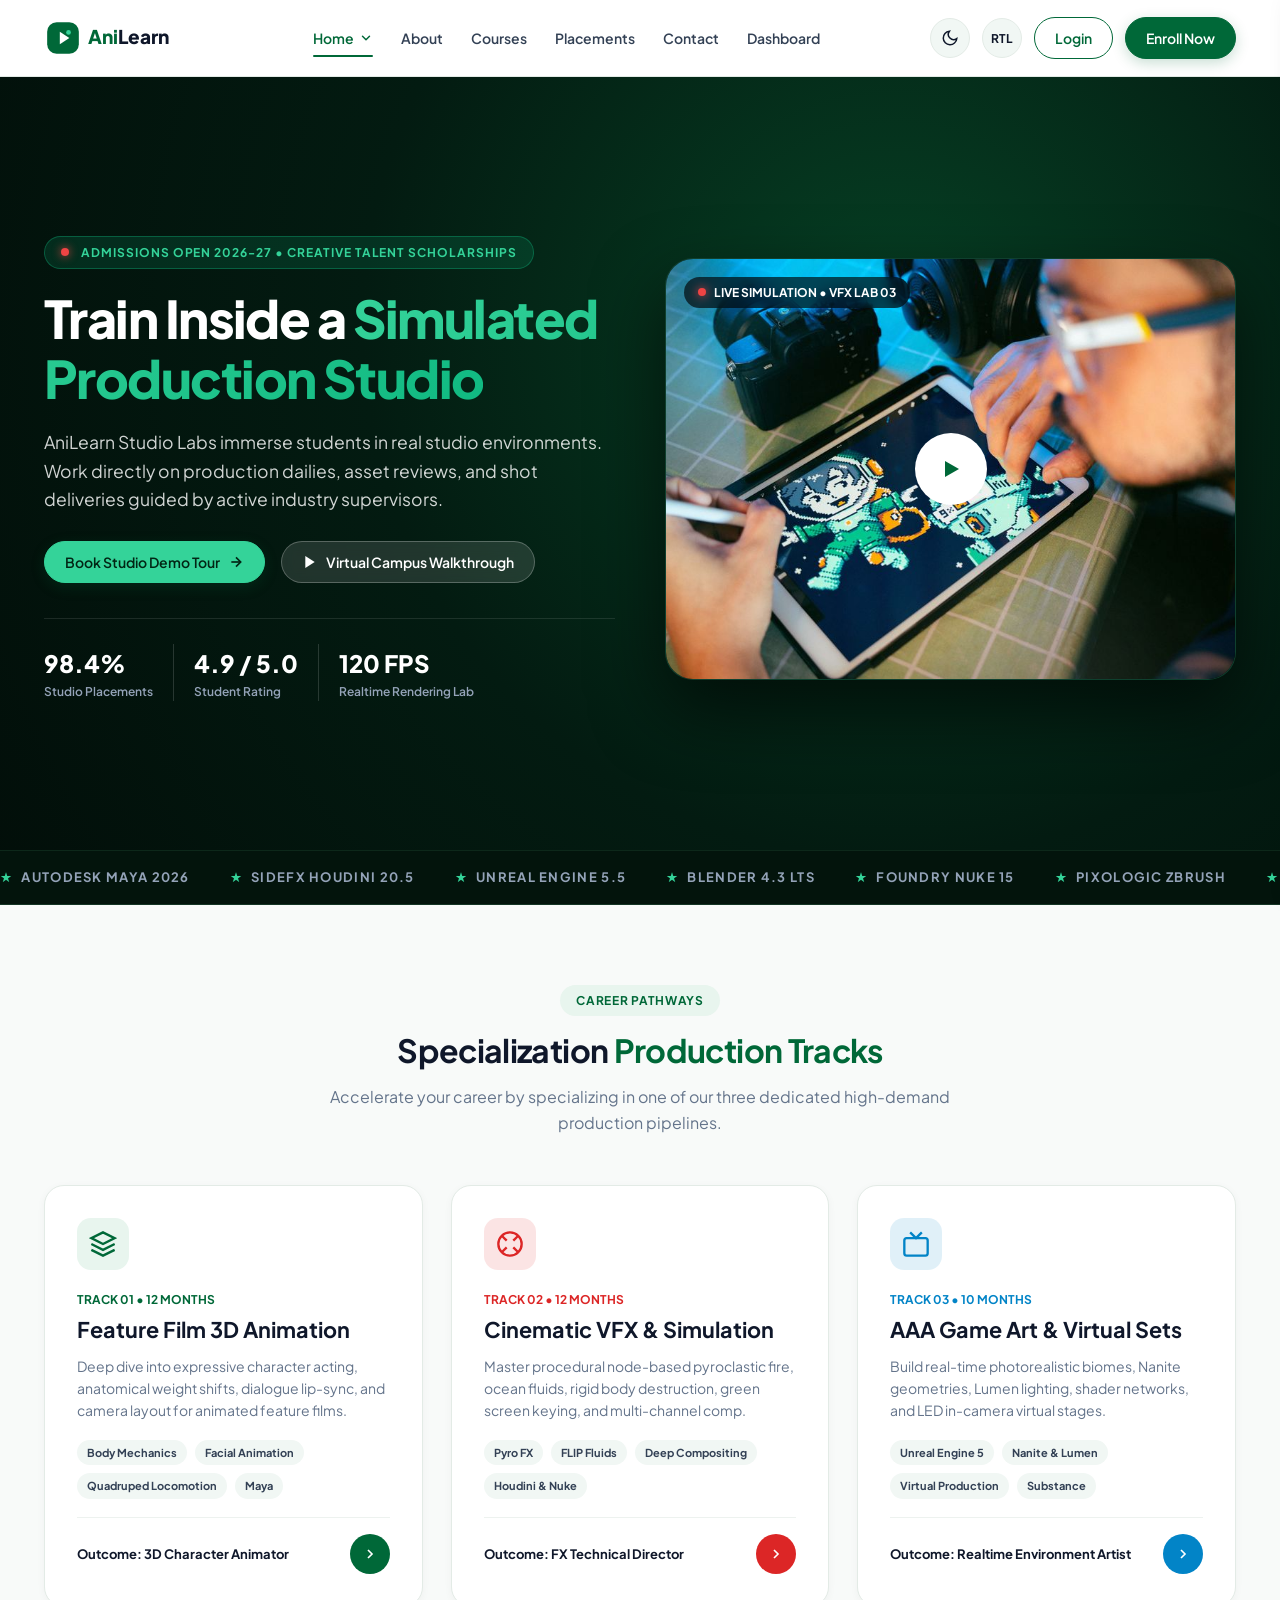
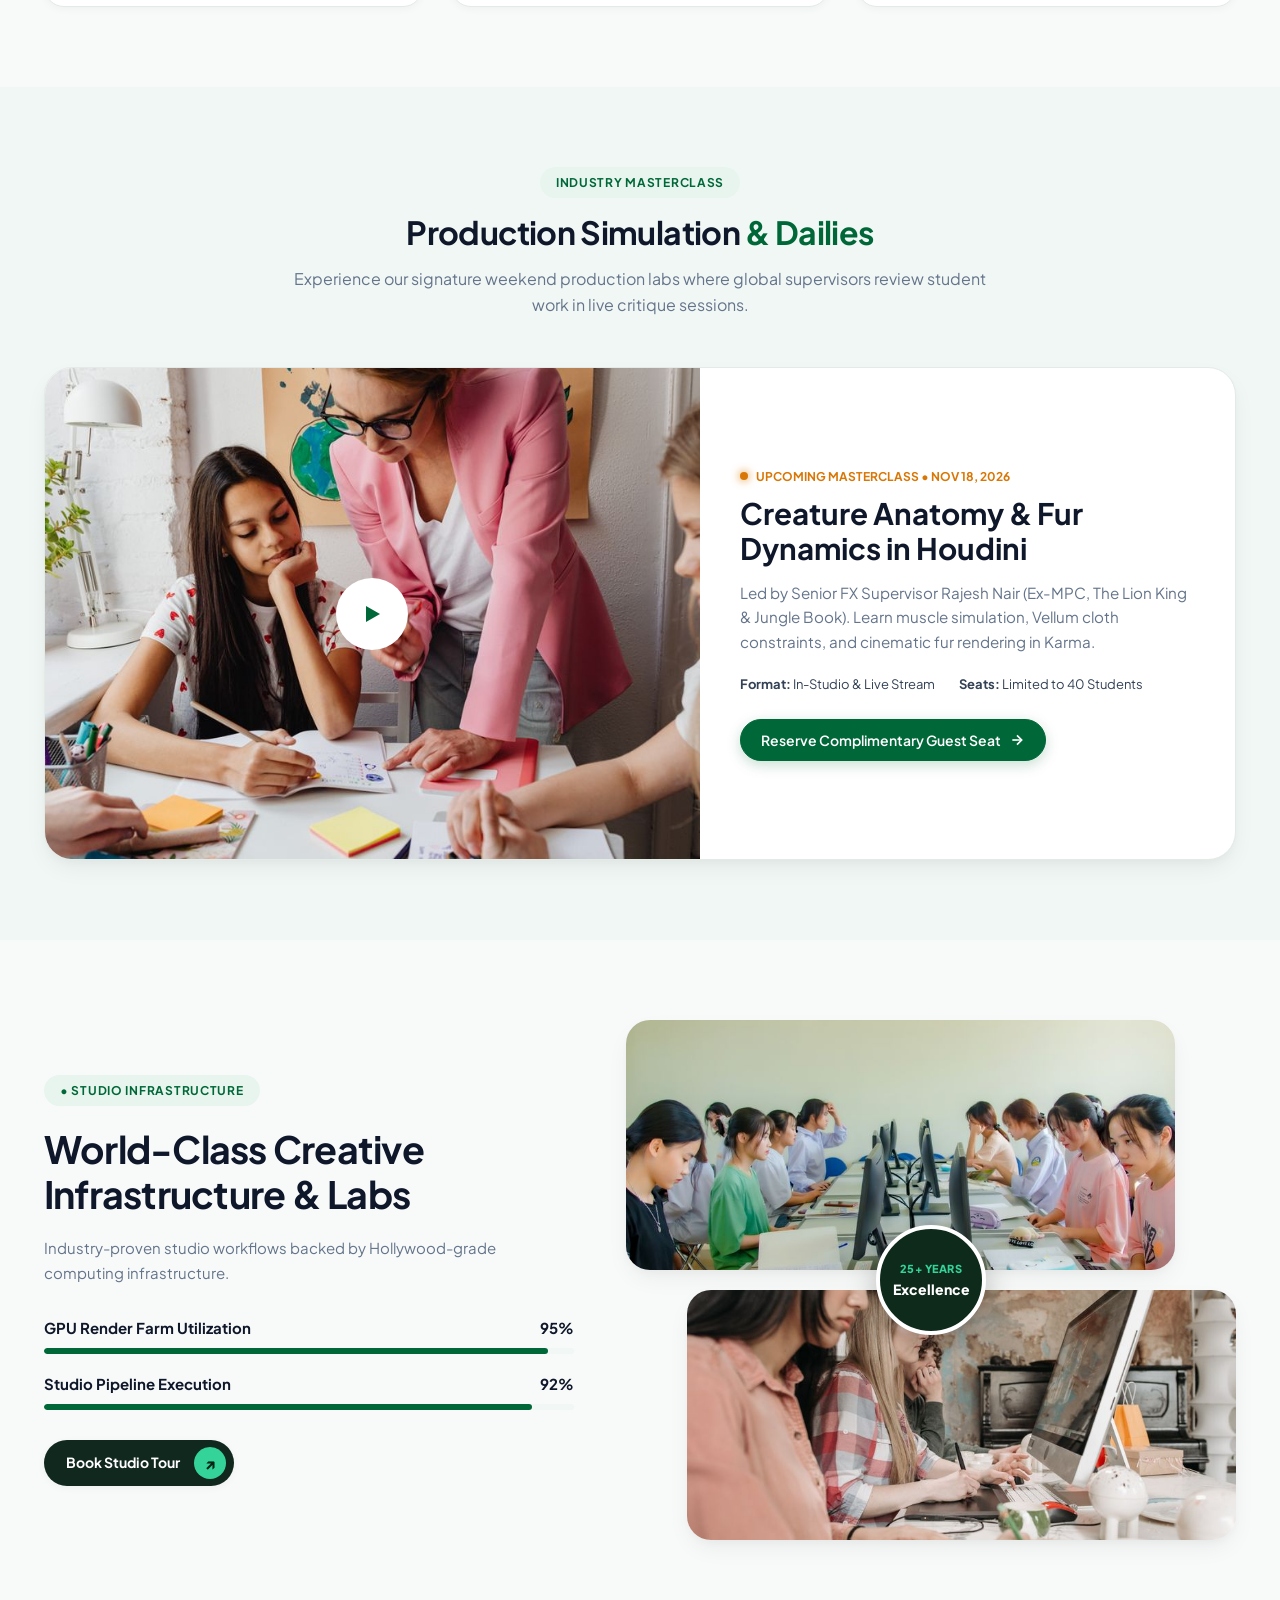
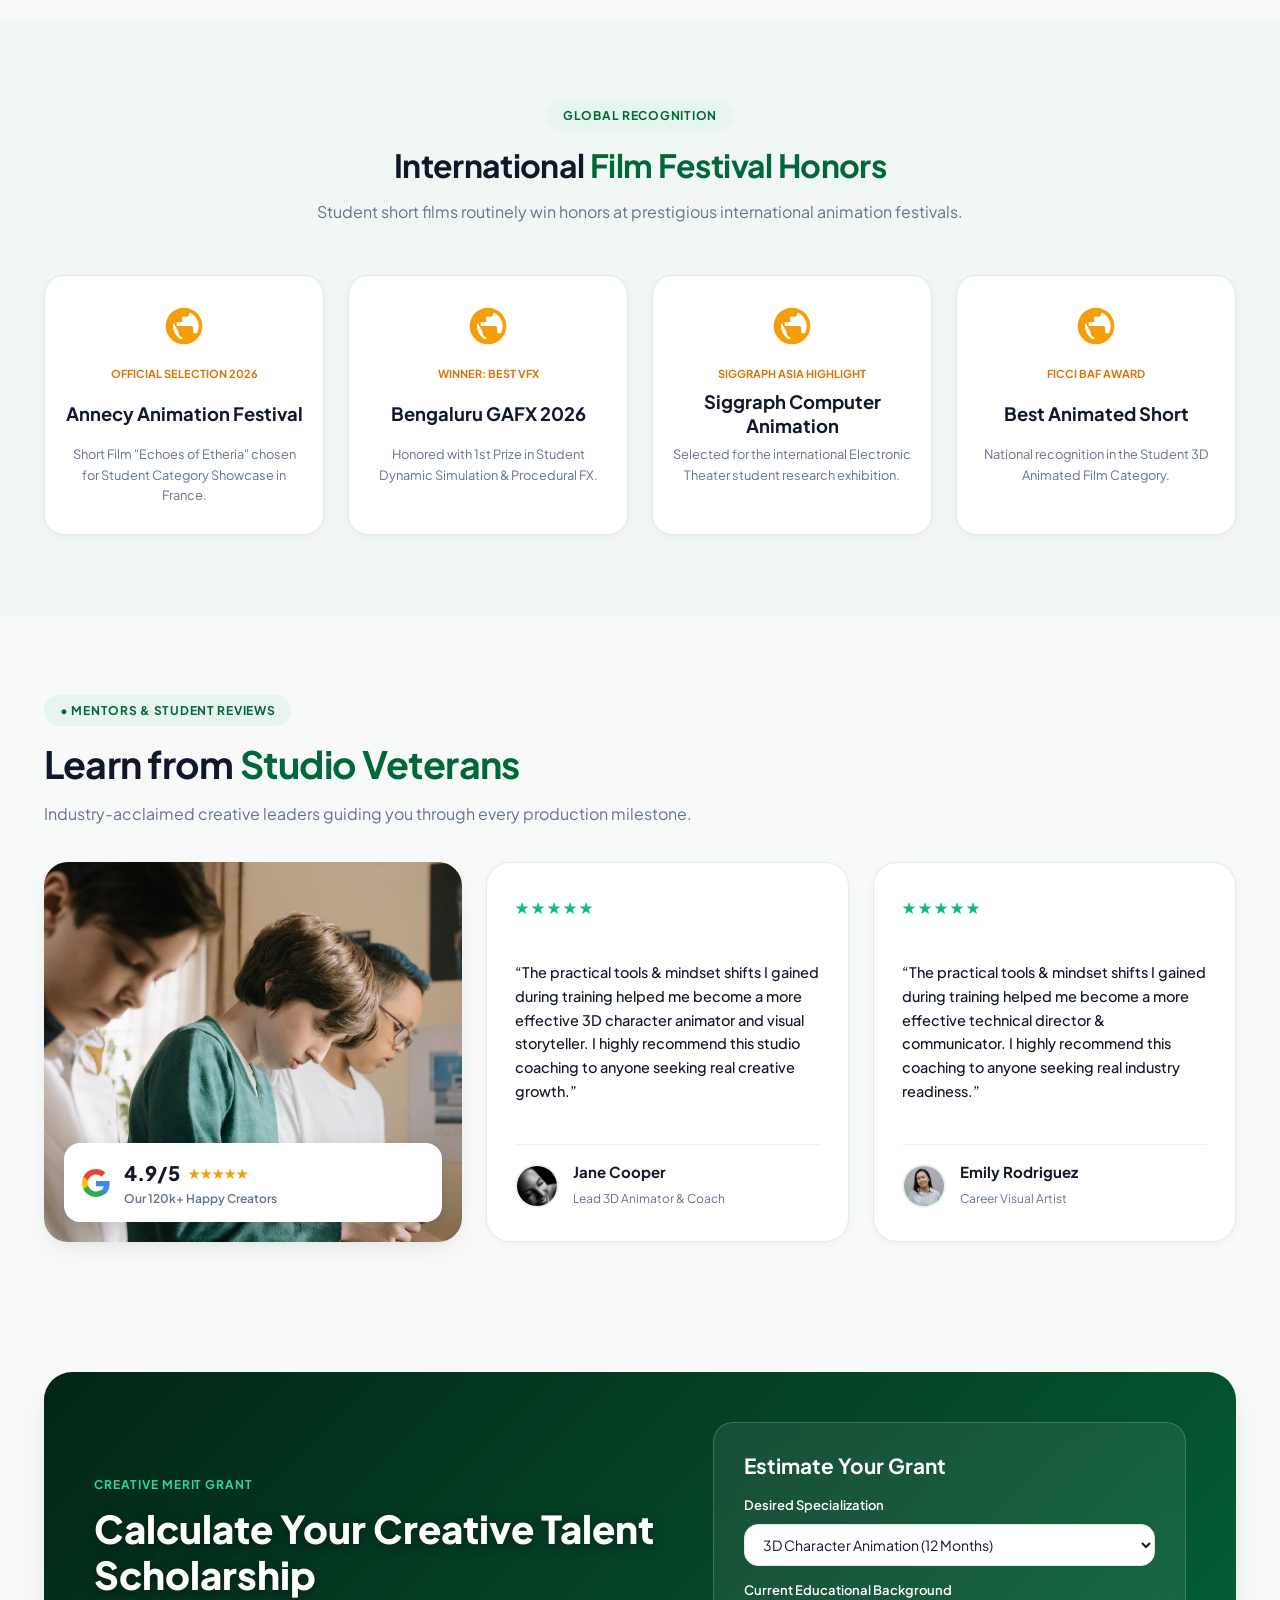
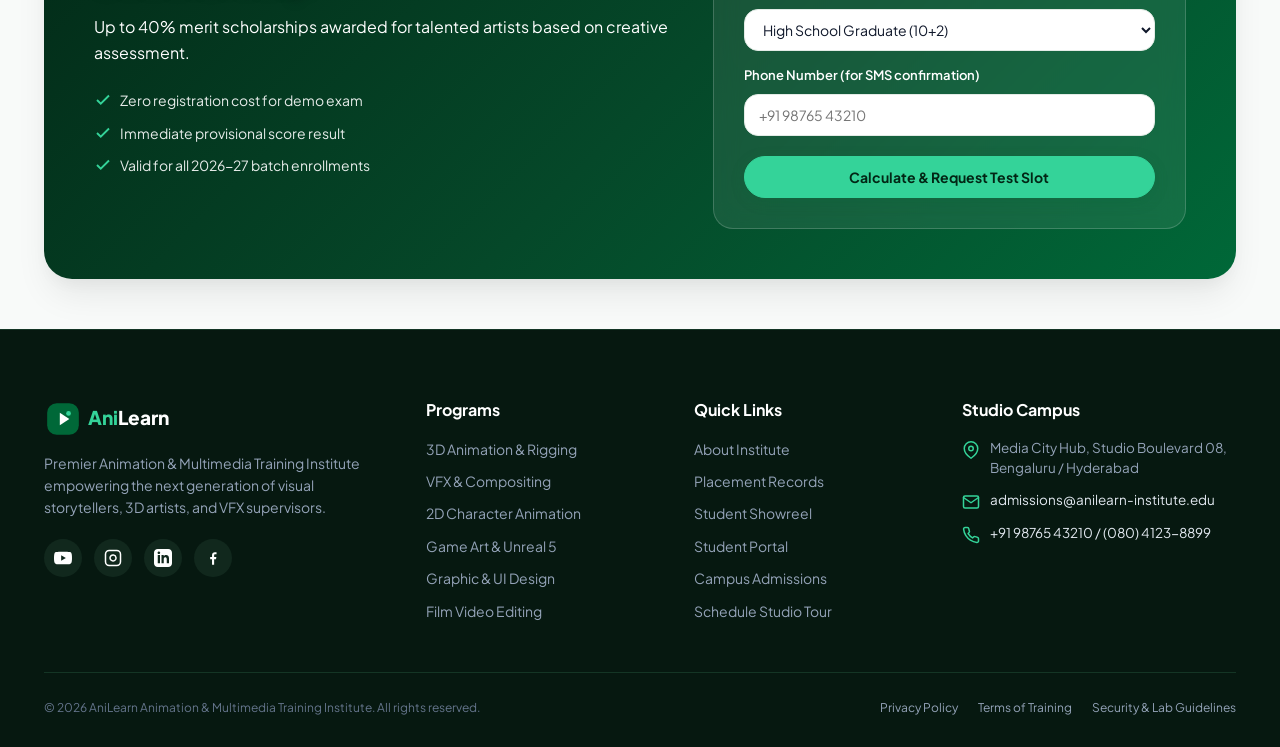
<file: home-2.html>
<!DOCTYPE html>
<html lang="en" data-theme="light" dir="ltr">
<head>
  <meta charset="UTF-8">
  <meta name="viewport" content="width=device-width, initial-scale=1.0">
  <meta name="description" content="AniLearn Studio Immersion - Advanced Production Tracks in 3D Character Animation, Film VFX, and Virtual Production. Train inside simulated production houses.">
  <title>Studio Immersion | AniLearn Animation &amp; Multimedia Training Institute</title>
  <link rel="icon" type="image/svg+xml" href="data:image/svg+xml,%3Csvg xmlns=%27http://www.w3.org/2000/svg%27 viewBox=%270 0 48 48%27%3E%3Crect width=%2748%27 height=%2748%27 rx=%2714%27 fill=%27%23006838%27/%3E%3Cpath d=%27M18 14L33 24L18 34V14Z%27 fill=%27%23fff%27/%3E%3Ccircle cx=%2733%27 cy=%2715%27 r=%274%27 fill=%27%2334D399%27/%3E%3C/svg%3E">

  
  <!-- Google Fonts: Plus Jakarta Sans -->
  <link rel="preconnect" href="https://fonts.googleapis.com">
  <link rel="preconnect" href="https://fonts.gstatic.com" crossorigin>
  <link href="https://fonts.googleapis.com/css2?family=Plus+Jakarta+Sans:ital,wght@0,300;0,400;0,500;0,600;0,700;0,800;1,400;1,600&display=swap" rel="stylesheet">
  
  <!-- Stylesheets -->
  <link rel="stylesheet" href="assets/css/style.css">
  <link rel="stylesheet" href="assets/css/responsive.css">
</head>
<body>

  <!-- Shared Desktop & Mobile Navigation Header -->
  <header class="navbar-wrapper">
    <div class="container">
      <nav class="navbar" aria-label="Main Navigation">
        <!-- Brand Logo -->
        <a href="index.html" class="navbar-brand" aria-label="AniLearn Home">
          <svg viewBox="0 0 200 48" fill="none" xmlns="http://www.w3.org/2000/svg">
            <g transform="translate(4, 4)">
              <rect width="40" height="40" rx="12" fill="#006838"/>
              <path d="M16 12L28 20L16 28V12Z" fill="#FFFFFF"/>
              <circle cx="27" cy="13" r="3" fill="#34D399"/>
            </g>
            <text x="56" y="32" font-family="'Plus Jakarta Sans', sans-serif" font-size="24" font-weight="800">
              <tspan fill="#006838">Ani</tspan><tspan fill="currentColor">Learn</tspan>
            </text>
          </svg>
        </a>

        <!-- Desktop Navigation Links (Strict Order) -->
        <ul class="nav-links">
          <!-- 1. Home with Dropdown -->
          <li class="nav-item dropdown">
            <a href="javascript:void(0)" class="nav-link dropdown-toggle active" aria-haspopup="true" aria-expanded="false">
              Home
              <svg width="14" height="14" viewBox="0 0 24 24" fill="none" stroke="currentColor" stroke-width="2.5" stroke-linecap="round" stroke-linejoin="round" class="arrow-icon"><polyline points="6 9 12 15 18 9"></polyline></svg>
            </a>
            <div class="dropdown-menu">
              <a href="index.html" class="dropdown-item">
                <span>Home 1 (Creative Showcase)</span>
                <span class="dropdown-badge">Live</span>
              </a>
              <a href="home-2.html" class="dropdown-item active">
                <span>Home 2 (Studio Immersion)</span>
                <span class="dropdown-badge">New</span>
              </a>
            </div>
          </li>
          <!-- 2. About (Immediately after Home) -->
          <li class="nav-item">
            <a href="about.html" class="nav-link">About</a>
          </li>
          <!-- 3. Courses -->
          <li class="nav-item">
            <a href="courses.html" class="nav-link">Courses</a>
          </li>
          <!-- 4. Placements -->
          <li class="nav-item">
            <a href="placements.html" class="nav-link">Placements</a>
          </li>
          <!-- 6. Contact (Before Dashboard) -->
          <li class="nav-item">
            <a href="contact.html" class="nav-link">Contact</a>
          </li>
          <!-- 7. Dashboard -->
          <li class="nav-item">
            <a href="dashboard.html" class="nav-link">Dashboard</a>
          </li>
        </ul>

        <!-- Navbar Action Controls -->
        <div class="navbar-actions">
          <!-- Theme Toggle Button -->
          <button type="button" class="btn-icon-control theme-toggle-btn" aria-label="Toggle Light and Dark Mode" title="Toggle Theme">
            <svg class="icon-moon" width="18" height="18" viewBox="0 0 24 24" fill="none" stroke="currentColor" stroke-width="2"><path d="M21 12.79A9 9 0 1 1 11.21 3 7 7 0 0 0 21 12.79z"></path></svg>
            <svg class="icon-sun" width="18" height="18" viewBox="0 0 24 24" fill="none" stroke="currentColor" stroke-width="2" style="display:none;"><circle cx="12" cy="12" r="5"></circle><line x1="12" y1="1" x2="12" y2="3"></line><line x1="12" y1="21" x2="12" y2="23"></line><line x1="4.22" y1="4.22" x2="5.64" y2="5.64"></line><line x1="18.36" y1="18.36" x2="19.78" y2="19.78"></line><line x1="1" y1="12" x2="3" y2="12"></line><line x1="21" y1="12" x2="23" y2="12"></line><line x1="4.22" y1="19.78" x2="5.64" y2="18.36"></line><line x1="18.36" y1="5.64" x2="19.78" y2="4.22"></line></svg>
          </button>

          <!-- RTL Direction Toggle Button -->
          <button type="button" class="btn-icon-control direction-toggle-btn" aria-label="Toggle Text Direction" title="Toggle RTL/LTR">
            <span class="dir-label" style="font-size:12px; font-weight:700;">RTL</span>
          </button>

          <!-- Login Button (Strict Dimensions: 42px height) -->
          <a href="login.html" class="btn-nav btn-nav-outline">Login</a>

          <!-- Primary CTA Button (Strict Dimensions: 42px height) -->
          <a href="courses.html" class="btn-nav btn-nav-primary">Enroll Now</a>

          <!-- Tablet & Mobile Hamburger Toggle Button -->
          <button type="button" class="hamburger-btn" aria-label="Open Navigation Menu" aria-expanded="false">
            <span></span>
            <span></span>
            <span></span>
          </button>
        </div>
      </nav>
    </div>
  </header>

  <!-- Tablet & Mobile Navigation Drawer Menu -->
  <div class="mobile-drawer-overlay"></div>
  <aside class="mobile-drawer" aria-label="Mobile Navigation">
    <div class="mobile-drawer-header">
      <a href="index.html" class="navbar-brand">
        <svg viewBox="0 0 200 48" fill="none" xmlns="http://www.w3.org/2000/svg" style="height:32px;">
          <g transform="translate(4, 4)">
            <rect width="40" height="40" rx="12" fill="#006838"/>
            <path d="M16 12L28 20L16 28V12Z" fill="#FFFFFF"/>
          </g>
          <text x="56" y="32" font-family="'Plus Jakarta Sans', sans-serif" font-size="24" font-weight="800">
            <tspan fill="#006838">Ani</tspan><tspan fill="currentColor">Learn</tspan>
          </text>
        </svg>
      </a>
      <button type="button" class="mobile-drawer-close btn-icon-control" aria-label="Close Navigation">
        <svg width="20" height="20" viewBox="0 0 24 24" fill="none" stroke="currentColor" stroke-width="2"><line x1="18" y1="6" x2="6" y2="18"></line><line x1="6" y1="6" x2="18" y2="18"></line></svg>
      </button>
    </div>

    <div class="mobile-nav-links">
      <div class="mobile-nav-item">
        <a href="javascript:void(0)" class="mobile-nav-link mobile-dropdown-toggle has-dropdown active">
          <span>Home</span>
          <svg width="14" height="14" viewBox="0 0 24 24" fill="none" stroke="currentColor" stroke-width="2" class="arrow-icon"><polyline points="6 9 12 15 18 9"></polyline></svg>
        </a>
        <div class="mobile-submenu">
          <a href="index.html">Home 1 (Creative Showcase)</a>
          <a href="home-2.html" class="active">Home 2 (Studio Immersion)</a>
        </div>
      </div>
      <div class="mobile-nav-item">
        <a href="about.html" class="mobile-nav-link">About</a>
      </div>
      <div class="mobile-nav-item">
        <a href="courses.html" class="mobile-nav-link">Courses</a>
      </div>
      <div class="mobile-nav-item">
        <a href="placements.html" class="mobile-nav-link">Placements</a>
      </div>
      <div class="mobile-nav-item">
        <a href="contact.html" class="mobile-nav-link">Contact</a>
      </div>
      <div class="mobile-nav-item">
        <a href="dashboard.html" class="mobile-nav-link">Dashboard</a>
      </div>
    </div>

    <div class="mobile-drawer-controls">
      <div class="mobile-control-icons"><button type="button" class="btn-icon-control theme-toggle-btn" aria-label="Toggle Theme">
          <svg class="icon-moon" width="18" height="18" viewBox="0 0 24 24" fill="none" stroke="currentColor" stroke-width="2"><path d="M21 12.79A9 9 0 1 1 11.21 3 7 7 0 0 0 21 12.79z"></path></svg>
          <svg class="icon-sun" width="18" height="18" viewBox="0 0 24 24" fill="none" stroke="currentColor" stroke-width="2" style="display:none;"><circle cx="12" cy="12" r="5"></circle><line x1="12" y1="1" x2="12" y2="3"></line><line x1="12" y1="21" x2="12" y2="23"></line><line x1="4.22" y1="4.22" x2="5.64" y2="5.64"></line><line x1="18.36" y1="18.36" x2="19.78" y2="19.78"></line><line x1="1" y1="12" x2="3" y2="12"></line><line x1="21" y1="12" x2="23" y2="12"></line><line x1="4.22" y1="19.78" x2="5.64" y2="18.36"></line><line x1="18.36" y1="5.64" x2="19.78" y2="4.22"></line></svg>
        </button>
        <button type="button" class="btn-icon-control direction-toggle-btn" aria-label="Toggle Direction">
          <span class="dir-label" style="font-size:12px; font-weight:700;">RTL</span>
        </button>
      </div>
      <div class="mobile-action-buttons">
        <a href="login.html" class="btn-nav btn-nav-outline" style="width:100%;">Login</a>
        <a href="courses.html" class="btn-nav btn-nav-primary" style="width:100%;">Enroll Now</a>
      </div>
    </div>
  </aside>

  <!-- MAIN CONTENT CONTAINER (EXACTLY 7 SECTIONS - COMPLETELY DIFFERENT LAYOUT) -->
  <main id="main-content">

    <!-- =========================================================================
         SECTION 1: STUDIO IMMERSION HERO (Split Stage + Live Telemetry)
         ========================================================================= -->
    <section class="studio-hero" aria-label="Studio Immersion Hero">
      <div class="container">
        <div class="studio-hero-grid">
          <div class="studio-hero-info">
            <div class="studio-badge">
              <span class="live-dot" style="margin-right:4px;"></span>
              Admissions Open 2026-27 &#8226; Creative Talent Scholarships
            </div>
            <h1 class="studio-hero-title">
              Train Inside a <span>Simulated Production Studio</span>
            </h1>
            <p style="color: rgba(255,255,255,0.82); font-size: 1.1rem; line-height: 1.6; margin-bottom: 28px;">
              AniLearn Studio Labs immerse students in real studio environments. Work directly on production dailies, asset reviews, and shot deliveries guided by active industry supervisors.
            </p>
            <div class="hero-actions">
              <a href="contact.html" class="btn-pill btn-primary" style="background:#34d399; color:#022615; border-color:#34d399;">
                <span>Book Studio Demo Tour</span>
                <svg width="16" height="16" viewBox="0 0 24 24" fill="none" stroke="currentColor" stroke-width="2.5" class="arrow-icon"><line x1="5" y1="12" x2="19" y2="12"></line><polyline points="12 5 19 12 12 19"></polyline></svg>
              </a>
              <button type="button" class="btn-hero-light" data-video-trigger data-video-src="https://www.youtube.com/embed/dQw4w9WgXcQ">
                <svg width="16" height="16" viewBox="0 0 24 24" fill="currentColor"><polygon points="5 3 19 12 5 21 5 3"></polygon></svg>
                <span>Virtual Campus Walkthrough</span>
              </button>
            </div>

            <!-- Telemetry Data Strip -->
            <div class="studio-telemetry-row">
              <div class="telemetry-item">
                <span class="telemetry-val">98.4%</span>
                <span class="telemetry-lbl">Studio Placements</span>
              </div>
              <div class="telemetry-item" style="border-left: 1px solid rgba(255,255,255,0.15); padding-left: 20px;">
                <span class="telemetry-val">4.9 / 5.0</span>
                <span class="telemetry-lbl">Student Rating</span>
              </div>
              <div class="telemetry-item" style="border-left: 1px solid rgba(255,255,255,0.15); padding-left: 20px;">
                <span class="telemetry-val">120 FPS</span>
                <span class="telemetry-lbl">Realtime Rendering Lab</span>
              </div>
            </div>
          </div>

          <!-- Studio Viewport Card with Live Badge -->
          <div class="studio-viewport-card">
            <div class="live-indicator">
              <span class="live-dot"></span>
              LIVE SIMULATION &#8226; VFX LAB 03
            </div>
            <img src="assets/images/pexels-photo-28608026.jpeg" alt="Student Animator at Workstation in Animation Studio">
            <button type="button" class="play-btn-pulse" data-video-trigger data-video-src="https://www.youtube.com/embed/dQw4w9WgXcQ" aria-label="Play Studio Feed">
              <svg width="24" height="24" viewBox="0 0 24 24" fill="currentColor"><polygon points="6 4 20 12 6 20 6 4"></polygon></svg>
            </button>
          </div>
        </div>
      </div>

      <!-- Live Software Marquee Bar (Continuous Infinite Ticker) -->
      <div class="software-marquee-bar" aria-hidden="true">
        <div class="marquee-track">
          <div class="marquee-content">
            <div class="marquee-item"><span>&#9733;</span> AUTODESK MAYA 2026</div>
            <div class="marquee-item"><span>&#9733;</span> SIDEFX HOUDINI 20.5</div>
            <div class="marquee-item"><span>&#9733;</span> UNREAL ENGINE 5.5</div>
            <div class="marquee-item"><span>&#9733;</span> BLENDER 4.3 LTS</div>
            <div class="marquee-item"><span>&#9733;</span> FOUNDRY NUKE 15</div>
            <div class="marquee-item"><span>&#9733;</span> PIXOLOGIC ZBRUSH</div>
            <div class="marquee-item"><span>&#9733;</span> SUBSTANCE 3D PAINTER</div>
            <div class="marquee-item"><span>&#9733;</span> DAVINCI RESOLVE STUDIO</div>
          </div>
          <div class="marquee-content" aria-hidden="true">
            <div class="marquee-item"><span>&#9733;</span> AUTODESK MAYA 2026</div>
            <div class="marquee-item"><span>&#9733;</span> SIDEFX HOUDINI 20.5</div>
            <div class="marquee-item"><span>&#9733;</span> UNREAL ENGINE 5.5</div>
            <div class="marquee-item"><span>&#9733;</span> BLENDER 4.3 LTS</div>
            <div class="marquee-item"><span>&#9733;</span> FOUNDRY NUKE 15</div>
            <div class="marquee-item"><span>&#9733;</span> PIXOLOGIC ZBRUSH</div>
            <div class="marquee-item"><span>&#9733;</span> SUBSTANCE 3D PAINTER</div>
            <div class="marquee-item"><span>&#9733;</span> DAVINCI RESOLVE STUDIO</div>
          </div>
        </div>
      </div>
    </section>

    <!-- =========================================================================
         SECTION 2: CAREER PATHWAYS & SPECIALIZATION TRACKS
         ========================================================================= -->
    <section class="section" aria-label="Specialization Pathways">
      <div class="container">
        <div class="section-header">
          <div class="section-tag">Career Pathways</div>
          <h2 class="section-title">Specialization <span style="color: var(--primary);">Production Tracks</span></h2>
          <p class="section-subtitle">Accelerate your career by specializing in one of our three dedicated high-demand production pipelines.</p>
        </div>

        <div class="cards-grid-3">
          <!-- Track A -->
          <div class="pathway-card">
            <div class="pathway-icon">
              <svg width="28" height="28" viewBox="0 0 24 24" fill="none" stroke="currentColor" stroke-width="2"><path d="M12 2L2 7l10 5 10-5-10-5zM2 17l10 5 10-5M2 12l10 5 10-5"></path></svg>
            </div>
            <div style="font-size:12px; font-weight:700; color:var(--primary); text-transform:uppercase; margin-bottom:6px;">Track 01 &#8226; 12 Months</div>
            <h3 style="font-size:1.35rem; margin-bottom:12px;">Feature Film 3D Animation</h3>
            <p style="font-size:0.875rem; color:var(--text-muted); line-height:1.6;">
              Deep dive into expressive character acting, anatomical weight shifts, dialogue lip-sync, and camera layout for animated feature films.
            </p>
            <div class="pathway-skills">
              <span class="skill-tag">Body Mechanics</span>
              <span class="skill-tag">Facial Animation</span>
              <span class="skill-tag">Quadruped Locomotion</span>
              <span class="skill-tag">Maya</span>
            </div>
            <div style="margin-top:auto; padding-top:16px; border-top:1px solid var(--border-subtle); display:flex; justify-content:space-between; align-items:center;">
              <span style="font-size:13px; font-weight:700; color:var(--text-main);">Outcome: 3D Character Animator</span>
              <a href="courses.html" class="btn-circle-arrow" aria-label="View 3D Animation Track"><svg width="16" height="16" viewBox="0 0 24 24" fill="none" stroke="currentColor" stroke-width="2.5"><polyline points="9 18 15 12 9 6"></polyline></svg></a>
            </div>
          </div>

          <!-- Track B -->
          <div class="pathway-card">
            <div class="pathway-icon" style="background:rgba(220,38,38,0.12); color:#dc2626;">
              <svg width="28" height="28" viewBox="0 0 24 24" fill="none" stroke="currentColor" stroke-width="2"><circle cx="12" cy="12" r="10"></circle><path d="m4.93 4.93 4.24 4.24"></path><path d="m14.83 9.17 4.24-4.24"></path><path d="m14.83 14.83 4.24 4.24"></path><path d="m9.17 14.83-4.24 4.24"></path></svg>
            </div>
            <div style="font-size:12px; font-weight:700; color:#dc2626; text-transform:uppercase; margin-bottom:6px;">Track 02 &#8226; 12 Months</div>
            <h3 style="font-size:1.35rem; margin-bottom:12px;">Cinematic VFX &amp; Simulation</h3>
            <p style="font-size:0.875rem; color:var(--text-muted); line-height:1.6;">
              Master procedural node-based pyroclastic fire, ocean fluids, rigid body destruction, green screen keying, and multi-channel comp.
            </p>
            <div class="pathway-skills">
              <span class="skill-tag">Pyro FX</span>
              <span class="skill-tag">FLIP Fluids</span>
              <span class="skill-tag">Deep Compositing</span>
              <span class="skill-tag">Houdini &amp; Nuke</span>
            </div>
            <div style="margin-top:auto; padding-top:16px; border-top:1px solid var(--border-subtle); display:flex; justify-content:space-between; align-items:center;">
              <span style="font-size:13px; font-weight:700; color:var(--text-main);">Outcome: FX Technical Director</span>
              <a href="courses.html" class="btn-circle-arrow" style="background:#dc2626;" aria-label="View VFX Track"><svg width="16" height="16" viewBox="0 0 24 24" fill="none" stroke="currentColor" stroke-width="2.5"><polyline points="9 18 15 12 9 6"></polyline></svg></a>
            </div>
          </div>

          <!-- Track C -->
          <div class="pathway-card">
            <div class="pathway-icon" style="background:rgba(2,132,199,0.12); color:#0284c7;">
              <svg width="28" height="28" viewBox="0 0 24 24" fill="none" stroke="currentColor" stroke-width="2"><rect x="2" y="7" width="20" height="15" rx="2" ry="2"></rect><polyline points="17 2 12 7 7 2"></polyline></svg>
            </div>
            <div style="font-size:12px; font-weight:700; color:#0284c7; text-transform:uppercase; margin-bottom:6px;">Track 03 &#8226; 10 Months</div>
            <h3 style="font-size:1.35rem; margin-bottom:12px;">AAA Game Art &amp; Virtual Sets</h3>
            <p style="font-size:0.875rem; color:var(--text-muted); line-height:1.6;">
              Build real-time photorealistic biomes, Nanite geometries, Lumen lighting, shader networks, and LED in-camera virtual stages.
            </p>
            <div class="pathway-skills">
              <span class="skill-tag">Unreal Engine 5</span>
              <span class="skill-tag">Nanite &amp; Lumen</span>
              <span class="skill-tag">Virtual Production</span>
              <span class="skill-tag">Substance</span>
            </div>
            <div style="margin-top:auto; padding-top:16px; border-top:1px solid var(--border-subtle); display:flex; justify-content:space-between; align-items:center;">
              <span style="font-size:13px; font-weight:700; color:var(--text-main);">Outcome: Realtime Environment Artist</span>
              <a href="courses.html" class="btn-circle-arrow" style="background:#0284c7;" aria-label="View Game Art Track"><svg width="16" height="16" viewBox="0 0 24 24" fill="none" stroke="currentColor" stroke-width="2.5"><polyline points="9 18 15 12 9 6"></polyline></svg></a>
            </div>
          </div>
        </div>
      </div>
    </section>

    <!-- =========================================================================
         SECTION 3: LIVE MASTERCLASS & PRODUCTION SIMULATION LAB
         ========================================================================= -->
    <section class="section section-bg-alt" aria-label="Live Production Masterclass">
      <div class="container">
        <div class="section-header">
          <div class="section-tag">Industry Masterclass</div>
          <h2 class="section-title">Production Simulation <span style="color: var(--primary);">&amp; Dailies</span></h2>
          <p class="section-subtitle">Experience our signature weekend production labs where global supervisors review student work in live critique sessions.</p>
        </div>

        <div class="masterclass-box">
          <div class="masterclass-media">
            <img src="assets/images/pexels-photo-7692551.jpeg" alt="Live Masterclass Session">
            <button type="button" class="play-btn-pulse" data-video-trigger data-video-src="https://www.youtube.com/embed/dQw4w9WgXcQ" aria-label="Preview Masterclass">
              <svg width="24" height="24" viewBox="0 0 24 24" fill="currentColor"><polygon points="6 4 20 12 6 20 6 4"></polygon></svg>
            </button>
          </div>
          <div class="masterclass-content">
            <div style="display:inline-flex; align-items:center; gap:8px; font-size:12px; font-weight:700; color:#d97706; text-transform:uppercase; margin-bottom:10px;">
              <span class="live-dot" style="background:#d97706; box-shadow:0 0 10px #d97706;"></span>
              Upcoming Masterclass &#8226; Nov 18, 2026
            </div>
            <h3 style="font-size:1.85rem; margin-bottom:14px; line-height:1.2;">Creature Anatomy &amp; Fur Dynamics in Houdini</h3>
            <p style="color:var(--text-muted); font-size:0.95rem; line-height:1.6; margin-bottom:20px;">
              Led by Senior FX Supervisor Rajesh Nair (Ex-MPC, The Lion King &amp; Jungle Book). Learn muscle simulation, Vellum cloth constraints, and cinematic fur rendering in Karma.
            </p>
            <div style="display:flex; gap:24px; margin-bottom:24px; font-size:13px; color:var(--text-body);">
              <div><strong>Format:</strong> In-Studio &amp; Live Stream</div>
              <div><strong>Seats:</strong> Limited to 40 Students</div>
            </div>
            <div>
              <a href="contact.html" class="btn-pill btn-primary">
                <span>Reserve Complimentary Guest Seat</span>
                <svg width="16" height="16" viewBox="0 0 24 24" fill="none" stroke="currentColor" stroke-width="2.5" class="arrow-icon"><line x1="5" y1="12" x2="19" y2="12"></line><polyline points="12 5 19 12 12 19"></polyline></svg>
              </a>
            </div>
          </div>
        </div>
      </div>
    </section>

    <!-- =========================================================================
         SECTION 4: WORLD-CLASS CREATIVE INFRASTRUCTURE (Image 2 Reference Layout)
         ========================================================================= -->
    <section class="section" aria-label="High-Tech Campus Infrastructure">
      <div class="container">
        <div class="infra-split-grid">
          <!-- Left Content (Image 2 Left Side) -->
          <div class="infra-content">
            <div class="section-tag" style="width:fit-content; margin-bottom:0;">&#8226; Studio Infrastructure</div>
            <h2 class="section-title" style="margin-bottom:0; font-size:2.35rem; line-height:1.2;">World-Class Creative Infrastructure &amp; Labs</h2>
            <p style="font-size:15px; color:var(--text-muted); line-height:1.65; margin:0;">Industry-proven studio workflows backed by Hollywood-grade computing infrastructure.</p>

            <!-- Progress Bars -->
            <div class="infra-bars">
              <div class="infra-bar-item">
                <div class="infra-bar-header">
                  <span>GPU Render Farm Utilization</span>
                  <span>95%</span>
                </div>
                <div class="infra-bar-track">
                  <div class="infra-bar-fill" style="width:95%;"></div>
                </div>
              </div>

              <div class="infra-bar-item">
                <div class="infra-bar-header">
                  <span>Studio Pipeline Execution</span>
                  <span>92%</span>
                </div>
                <div class="infra-bar-track">
                  <div class="infra-bar-fill" style="width:92%;"></div>
                </div>
              </div>
            </div>

            <!-- Contact Us Button with Arrow Badge -->
            <a href="contact.html" class="btn-arrow-badge">
              <span>Book Studio Tour</span>
              <span class="arrow-circle">&#8599;</span>
            </a>
          </div>

          <!-- Right Visual Collage (Image 2 Right Side) -->
          <div class="infra-collage">
            <!-- Top Image -->
            <img src="assets/images/pexels-photo-5530454.jpeg" alt="Creative Instructors & Students" class="infra-img-top">

            <!-- Floating Circular Badge -->
            <div class="infra-floating-badge">
              <span>25+ Years</span>
              <strong>Excellence</strong>
            </div>

            <!-- Bottom Image -->
            <img src="assets/images/pexels-photo-7675016.jpeg" alt="Production Team Collaboration" class="infra-img-bottom">
          </div>
        </div>
      </div>
    </section>

    <!-- =========================================================================
         SECTION 5: GLOBAL FILM FESTIVAL HONORS & STUDENT AWARDS
         ========================================================================= -->
    <section class="section section-bg-alt" aria-label="Student Awards and Film Festivals">
      <div class="container">
        <div class="section-header">
          <div class="section-tag">Global Recognition</div>
          <h2 class="section-title">International <span style="color: var(--primary);">Film Festival Honors</span></h2>
          <p class="section-subtitle">Student short films routinely win honors at prestigious international animation festivals.</p>
        </div>

        <div class="cards-grid-4">
          <!-- Award 1 -->
          <div class="award-card">
            <div class="laurel-icon">
              <svg width="44" height="44" viewBox="0 0 24 24" fill="currentColor"><path d="M12 2C6.48 2 2 6.48 2 12s4.48 10 10 10 10-4.48 10-10S17.52 2 12 2zm1 17.93c-3.95-.49-7-3.85-7-7.93 0-.62.08-1.21.21-1.79L9 15v1c0 1.1.9 2 2 2v1.93zm6.9-2.54c-.26-.81-1-1.39-1.9-1.39h-1v-3c0-.55-.45-1-1-1H8v-2h2c.55 0 1-.45 1-1V7h2c1.1 0 2-.9 2-2v-.41c2.93 1.19 5 4.06 5 7.41 0 2.08-.8 3.97-2.1 5.39z"/></svg>
            </div>
            <div style="font-size:11px; font-weight:700; color:#d97706; text-transform:uppercase; margin-bottom:4px;">Official Selection 2026</div>
            <h4 style="font-size:1.15rem; margin-bottom:6px;">Annecy Animation Festival</h4>
            <p style="font-size:0.8rem; color:var(--text-muted);">Short Film "Echoes of Etheria" chosen for Student Category Showcase in France.</p>
          </div>

          <!-- Award 2 -->
          <div class="award-card">
            <div class="laurel-icon">
              <svg width="44" height="44" viewBox="0 0 24 24" fill="currentColor"><path d="M12 2C6.48 2 2 6.48 2 12s4.48 10 10 10 10-4.48 10-10S17.52 2 12 2zm1 17.93c-3.95-.49-7-3.85-7-7.93 0-.62.08-1.21.21-1.79L9 15v1c0 1.1.9 2 2 2v1.93zm6.9-2.54c-.26-.81-1-1.39-1.9-1.39h-1v-3c0-.55-.45-1-1-1H8v-2h2c.55 0 1-.45 1-1V7h2c1.1 0 2-.9 2-2v-.41c2.93 1.19 5 4.06 5 7.41 0 2.08-.8 3.97-2.1 5.39z"/></svg>
            </div>
            <div style="font-size:11px; font-weight:700; color:#d97706; text-transform:uppercase; margin-bottom:4px;">Winner: Best VFX</div>
            <h4 style="font-size:1.15rem; margin-bottom:6px;">Bengaluru GAFX 2026</h4>
            <p style="font-size:0.8rem; color:var(--text-muted);">Honored with 1st Prize in Student Dynamic Simulation &amp; Procedural FX.</p>
          </div>

          <!-- Award 3 -->
          <div class="award-card">
            <div class="laurel-icon">
              <svg width="44" height="44" viewBox="0 0 24 24" fill="currentColor"><path d="M12 2C6.48 2 2 6.48 2 12s4.48 10 10 10 10-4.48 10-10S17.52 2 12 2zm1 17.93c-3.95-.49-7-3.85-7-7.93 0-.62.08-1.21.21-1.79L9 15v1c0 1.1.9 2 2 2v1.93zm6.9-2.54c-.26-.81-1-1.39-1.9-1.39h-1v-3c0-.55-.45-1-1-1H8v-2h2c.55 0 1-.45 1-1V7h2c1.1 0 2-.9 2-2v-.41c2.93 1.19 5 4.06 5 7.41 0 2.08-.8 3.97-2.1 5.39z"/></svg>
            </div>
            <div style="font-size:11px; font-weight:700; color:#d97706; text-transform:uppercase; margin-bottom:4px;">Siggraph Asia Highlight</div>
            <h4 style="font-size:1.15rem; margin-bottom:6px;">Siggraph Computer Animation</h4>
            <p style="font-size:0.8rem; color:var(--text-muted);">Selected for the international Electronic Theater student research exhibition.</p>
          </div>

          <!-- Award 4 -->
          <div class="award-card">
            <div class="laurel-icon">
              <svg width="44" height="44" viewBox="0 0 24 24" fill="currentColor"><path d="M12 2C6.48 2 2 6.48 2 12s4.48 10 10 10 10-4.48 10-10S17.52 2 12 2zm1 17.93c-3.95-.49-7-3.85-7-7.93 0-.62.08-1.21.21-1.79L9 15v1c0 1.1.9 2 2 2v1.93zm6.9-2.54c-.26-.81-1-1.39-1.9-1.39h-1v-3c0-.55-.45-1-1-1H8v-2h2c.55 0 1-.45 1-1V7h2c1.1 0 2-.9 2-2v-.41c2.93 1.19 5 4.06 5 7.41 0 2.08-.8 3.97-2.1 5.39z"/></svg>
            </div>
            <div style="font-size:11px; font-weight:700; color:#d97706; text-transform:uppercase; margin-bottom:4px;">FICCI BAF Award</div>
            <h4 style="font-size:1.15rem; margin-bottom:6px;">Best Animated Short</h4>
            <p style="font-size:0.8rem; color:var(--text-muted);">National recognition in the Student 3D Animated Film Category.</p>
          </div>
        </div>
      </div>
    </section>

    <!-- =========================================================================
         SECTION 6: LEARN FROM STUDIO VETERANS (Image 3 Reference Layout)
         ========================================================================= -->
    <section class="section" aria-label="Industry Faculty Mentors">
      <div class="container">
        <div class="section-header" style="text-align:left; max-width:100%; margin-bottom:36px;">
          <div class="section-tag">&#8226; Mentors &amp; Student Reviews</div>
          <h2 class="section-title" style="font-size:2.35rem;">Learn from <span style="color: var(--primary);">Studio Veterans</span></h2>
          <p class="section-subtitle" style="margin-left:0; max-width:680px;">Industry-acclaimed creative leaders guiding you through every production milestone.</p>
        </div>

        <div class="veterans-grid">
          <!-- Card 1: Large Photo Card with Floating Google Review Badge -->
          <div class="veteran-photo-card">
            <img src="assets/images/pexels-photo-4705633.jpeg" alt="Student Working with Mentor">
            <div class="veteran-google-badge">
              <svg width="28" height="28" viewBox="0 0 24 24"><path fill="#4285F4" d="M23.745 12.27c0-.7-.06-1.4-.19-2.07H12v4.51h6.6c-.29 1.52-1.14 2.82-2.4 3.68v3.05h3.88c2.27-2.09 3.66-5.17 3.66-9.17z"/><path fill="#34A853" d="M12 24c3.24 0 5.95-1.08 7.93-2.91l-3.88-3.05c-1.08.72-2.45 1.16-4.05 1.16-3.12 0-5.77-2.1-6.72-4.93H1.25v3.15C3.26 21.36 7.35 24 12 24z"/><path fill="#FBBC05" d="M5.28 14.27c-.25-.72-.38-1.49-.38-2.27s.13-1.55.38-2.27V6.58H1.25C.45 8.18 0 9.99 0 12s.45 3.82 1.25 5.42l4.03-3.15z"/><path fill="#EA4335" d="M12 4.75c1.77 0 3.35.61 4.6 1.8l3.42-3.42C17.95 1.19 15.24 0 12 0 7.35 0 3.26 2.64 1.25 6.58l4.03 3.15c.95-2.83 3.6-4.98 6.72-4.98z"/></svg>
              <div>
                <div style="display:flex; align-items:center; gap:8px;">
                  <span class="veteran-google-score">4.9/5</span>
                  <span style="color:#f59e0b; font-size:14px;">&#9733;&#9733;&#9733;&#9733;&#9733;</span>
                </div>
                <div style="font-size:12px; color:var(--text-muted); font-weight:600;">Our 120k+ Happy Creators</div>
              </div>
            </div>
          </div>

          <!-- Card 2: Testimonial Review Card (Jane Cooper / Lead Mentor) -->
          <div class="veteran-review-card">
            <div class="veteran-stars">&#9733;&#9733;&#9733;&#9733;&#9733;</div>
            <p class="veteran-quote">&ldquo;The practical tools &amp; mindset shifts I gained during training helped me become a more effective 3D character animator and visual storyteller. I highly recommend this studio coaching to anyone seeking real creative growth.&rdquo;</p>
            <div class="veteran-author">
              <img src="assets/images/pexels-photo-10040267.jpeg" alt="Jane Cooper" class="veteran-avatar">
              <div>
                <h4 style="font-size:15px; font-weight:700; margin-bottom:2px;">Jane Cooper</h4>
                <span style="font-size:12px; color:var(--text-muted);">Lead 3D Animator &amp; Coach</span>
              </div>
            </div>
          </div>

          <!-- Card 3: Testimonial Review Card (Emily Rodriguez / Career Artist) -->
          <div class="veteran-review-card">
            <div class="veteran-stars">&#9733;&#9733;&#9733;&#9733;&#9733;</div>
            <p class="veteran-quote">&ldquo;The practical tools &amp; mindset shifts I gained during training helped me become a more effective technical director &amp; communicator. I highly recommend this coaching to anyone seeking real industry readiness.&rdquo;</p>
            <div class="veteran-author">
              <img src="assets/images/pexels-photo-8727533.jpeg" alt="Emily Rodriguez" class="veteran-avatar">
              <div>
                <h4 style="font-size:15px; font-weight:700; margin-bottom:2px;">Emily Rodriguez</h4>
                <span style="font-size:12px; color:var(--text-muted);">Career Visual Artist</span>
              </div>
            </div>
          </div>
        </div>
      </div>
    </section>

    <!-- =========================================================================
         SECTION 7: INTERACTIVE SCHOLARSHIP CALCULATOR & APPLICATION CTA
         ========================================================================= -->
    <section class="section-sm" aria-label="Scholarship Calculator &amp; Application">
      <div class="container">
        <div class="calculator-box">
          <div class="calculator-info">
            <div style="font-size:12px; font-weight:700; color:#34d399; letter-spacing:0.08em; text-transform:uppercase; margin-bottom:12px;">Creative Merit Grant</div>
            <h2 style="color:#ffffff !important; font-size:2.4rem; font-weight:800; line-height:1.2; margin-bottom:16px; text-shadow:0 2px 12px rgba(0,0,0,0.4);">Calculate Your Creative Talent Scholarship</h2>
            <p style="color:rgba(255,255,255,0.85); font-size:1rem; line-height:1.6; margin-bottom:24px;">
              Up to 40% merit scholarships awarded for talented artists based on creative assessment.
            </p>
            <div style="display:flex; flex-direction:column; gap:10px; font-size:14px; color:rgba(255,255,255,0.9);">
              <div style="display:flex; align-items:center; gap:8px;">
                <svg width="18" height="18" viewBox="0 0 24 24" fill="none" stroke="#34d399" stroke-width="2.5"><polyline points="20 6 9 17 4 12"></polyline></svg>
                <span>Zero registration cost for demo exam</span>
              </div>
              <div style="display:flex; align-items:center; gap:8px;">
                <svg width="18" height="18" viewBox="0 0 24 24" fill="none" stroke="#34d399" stroke-width="2.5"><polyline points="20 6 9 17 4 12"></polyline></svg>
                <span>Immediate provisional score result</span>
              </div>
              <div style="display:flex; align-items:center; gap:8px;">
                <svg width="18" height="18" viewBox="0 0 24 24" fill="none" stroke="#34d399" stroke-width="2.5"><polyline points="20 6 9 17 4 12"></polyline></svg>
                <span>Valid for all 2026-27 batch enrollments</span>
              </div>
            </div>
          </div>

          <!-- Interactive Calculator Mini Form -->
          <div class="calculator-form">
            <h3 style="color:#ffffff; font-size:1.3rem; margin-bottom:16px;">Estimate Your Grant</h3>
            <form onsubmit="event.preventDefault(); alert('Based on your profile, you are eligible for up to a 35% Creative Merit Scholarship waiver! Our admissions advisor will contact you with batch scheduling details.');">
              <div class="form-group" style="margin-bottom:14px;">
                <label class="form-label" style="color:#ffffff; font-size:13px;">Desired Specialization</label>
                <select class="form-control" style="background:#ffffff; color:#0f172a; height:42px; padding:0 14px;" required>
                  <option value="3d">3D Character Animation (12 Months)</option>
                  <option value="vfx">Cinematic VFX &amp; Simulation (12 Months)</option>
                  <option value="game">AAA Game Art &amp; Unreal 5 (10 Months)</option>
                  <option value="2d">2D Digital Animation (6 Months)</option>
                </select>
              </div>

              <div class="form-group" style="margin-bottom:14px;">
                <label class="form-label" style="color:#ffffff; font-size:13px;">Current Educational Background</label>
                <select class="form-control" style="background:#ffffff; color:#0f172a; height:42px; padding:0 14px;">
                  <option value="highschool">High School Graduate (10+2)</option>
                  <option value="college">College Student / Graduate</option>
                  <option value="working">Working Professional Seeking Career Shift</option>
                </select>
              </div>

              <div class="form-group" style="margin-bottom:20px;">
                <label class="form-label" style="color:#ffffff; font-size:13px;">Phone Number (for SMS confirmation)</label>
                <input type="tel" class="form-control" placeholder="+91 98765 43210" style="background:#ffffff; color:#0f172a; height:42px; padding:0 14px;" required>
              </div>

              <button type="submit" class="btn-pill btn-primary" style="width:100%; background:#34d399; color:#022615; border-color:#34d399; font-weight:700;">
                Calculate &amp; Request Test Slot
              </button>
            </form>
          </div>
        </div>
      </div>
    </section>

  </main>

  <!-- Shared Public Footer -->
  <footer class="footer" role="contentinfo">
    <div class="container">
      <div class="footer-top">
        <div class="footer-brand">
          <svg viewBox="0 0 200 48" fill="none" xmlns="http://www.w3.org/2000/svg" style="height:38px; margin-bottom:14px;">
            <g transform="translate(4, 4)">
              <rect width="40" height="40" rx="12" fill="#006838"/>
              <path d="M16 12L28 20L16 28V12Z" fill="#FFFFFF"/>
              <circle cx="27" cy="13" r="3" fill="#34D399"/>
            </g>
            <text x="56" y="32" font-family="'Plus Jakarta Sans', sans-serif" font-size="24" font-weight="800">
              <tspan fill="#34D399">Ani</tspan><tspan fill="#FFFFFF">Learn</tspan>
            </text>
          </svg>
          <p>Premier Animation &amp; Multimedia Training Institute empowering the next generation of visual storytellers, 3D artists, and VFX supervisors.</p>
          <div class="footer-socials">
            <a href="javascript:void(0)" class="social-link" aria-label="YouTube"><svg width="18" height="18" viewBox="0 0 24 24" fill="currentColor"><path d="M23.498 6.186a3.016 3.016 0 0 0-2.122-2.136C19.505 3.545 12 3.545 12 3.545s-7.505 0-9.377.505A3.017 3.017 0 0 0 .502 6.186C0 8.07 0 12 0 12s0 3.93.502 5.814a3.016 3.016 0 0 0 2.122 2.136c1.871.505 9.376.505 9.376.505s7.505 0 9.377-.505a3.015 3.015 0 0 0 2.122-2.136C24 15.93 24 12 24 12s0-3.93-.502-5.814zM9.545 15.568V8.432L15.818 12l-6.273 3.568z"/></svg></a>
            <a href="javascript:void(0)" class="social-link" aria-label="Instagram"><svg width="18" height="18" viewBox="0 0 24 24" fill="none" stroke="currentColor" stroke-width="2"><rect x="2" y="2" width="20" height="20" rx="5" ry="5"></rect><path d="M16 11.37A4 4 0 1 1 12.63 8 4 4 0 0 1 16 11.37z"></path><line x1="17.5" y1="6.5" x2="17.51" y2="6.5"></line></svg></a>
            <a href="javascript:void(0)" class="social-link" aria-label="LinkedIn"><svg width="18" height="18" viewBox="0 0 24 24" fill="currentColor"><path d="M19 0h-14c-2.761 0-5 2.239-5 5v14c0 2.761 2.239 5 5 5h14c2.762 0 5-2.239 5-5v-14c0-2.761-2.238-5-5-5zm-11 19h-3v-11h3v11zm-1.5-12.268c-.966 0-1.75-.79-1.75-1.764s.784-1.764 1.75-1.764 1.75.79 1.75 1.764-.783 1.764-1.75 1.764zm13.5 12.268h-3v-5.604c0-3.368-4-3.113-4 0v5.604h-3v-11h3v1.765c1.396-2.586 7-2.777 7 2.476v6.759z"/></svg></a>
            <a href="javascript:void(0)" class="social-link" aria-label="Facebook"><svg width="18" height="18" viewBox="0 0 24 24" fill="currentColor"><path d="M13.5 21v-7.5h2.5l.5-3h-3V8.6c0-.9.3-1.6 1.6-1.6H16.700V4.300C16.400 4.300 15.500 4.200 14.500 4.200c-2.300 0-3.800 1.400-3.800 3.900v2.400H8.200v3h2.500V21h2.800z"/></svg></a>
          </div>
        </div>

        <div class="footer-col">
          <h4>Programs</h4>
          <div class="footer-links">
            <a href="courses.html">3D Animation &amp; Rigging</a>
            <a href="courses.html">VFX &amp; Compositing</a>
            <a href="courses.html">2D Character Animation</a>
            <a href="courses.html">Game Art &amp; Unreal 5</a>
            <a href="courses.html">Graphic &amp; UI Design</a>
            <a href="courses.html">Film Video Editing</a>
          </div>
        </div>

        <div class="footer-col">
          <h4>Quick Links</h4>
          <div class="footer-links">
            <a href="about.html">About Institute</a>
            <a href="placements.html">Placement Records</a>
            <a href="index.html#showreel">Student Showreel</a>
            <a href="dashboard.html">Student Portal</a>
            <a href="contact.html">Campus Admissions</a>
            <a href="contact.html">Schedule Studio Tour</a>
          </div>
        </div>

        <div class="footer-col">
          <h4>Studio Campus</h4>
          <ul class="footer-contact-list">
            <li>
              <svg width="18" height="18" viewBox="0 0 24 24" fill="none" stroke="currentColor" stroke-width="2" stroke-linecap="round" stroke-linejoin="round" aria-hidden="true"><path d="M21 10c0 7-9 13-9 13s-9-6-9-13a9 9 0 0 1 18 0z"></path><circle cx="12" cy="10" r="3"></circle></svg>
              <span>Media City Hub, Studio Boulevard 08, Bengaluru / Hyderabad</span>
            </li>
            <li>
              <svg width="18" height="18" viewBox="0 0 24 24" fill="none" stroke="currentColor" stroke-width="2" stroke-linecap="round" stroke-linejoin="round" aria-hidden="true"><path d="M4 4h16c1.1 0 2 .9 2 2v12c0 1.1-.9 2-2 2H4c-1.1 0-2-.9-2-2V6c0-1.1.9-2 2-2z"></path><polyline points="22,6 12,13 2,6"></polyline></svg>
              <a href="mailto:admissions@anilearn-institute.edu">admissions@anilearn-institute.edu</a>
            </li>
            <li>
              <svg width="18" height="18" viewBox="0 0 24 24" fill="none" stroke="currentColor" stroke-width="2" stroke-linecap="round" stroke-linejoin="round" aria-hidden="true"><path d="M22 16.92v3a2 2 0 0 1-2.18 2 19.79 19.79 0 0 1-8.63-3.07 19.5 19.5 0 0 1-6-6 19.79 19.79 0 0 1-3.07-8.67A2 2 0 0 1 4.11 2h3a2 2 0 0 1 2 1.72 12.84 12.84 0 0 0 .7 2.81 2 2 0 0 1-.45 2.11L8.09 9.91a16 16 0 0 0 6 6l1.27-1.27a2 2 0 0 1 2.11-.45 12.84 12.84 0 0 0 2.81.7A2 2 0 0 1 22 16.92z"></path></svg>
              <a href="tel:+919876543210">+91 98765 43210 / (080) 4123-8899</a>
            </li>
          </ul>
        </div>
      </div>

      <div class="footer-bottom">
        <p>&copy; 2026 AniLearn Animation &amp; Multimedia Training Institute. All rights reserved.</p>
        <div class="footer-bottom-links">
          <a href="javascript:void(0)" style="color:#94a3b8;">Privacy Policy</a>
          <a href="javascript:void(0)" style="color:#94a3b8;">Terms of Training</a>
          <a href="javascript:void(0)" style="color:#94a3b8;">Security &amp; Lab Guidelines</a>
        </div>
      </div>
    </div>
  </footer>

  <!-- Fixed Back-to-Top Button -->
  <button type="button" class="back-to-top" aria-label="Back to Top" title="Back to Top">
    <svg width="20" height="20" viewBox="0 0 24 24" fill="none" stroke="currentColor" stroke-width="2.5" stroke-linecap="round" stroke-linejoin="round"><polyline points="18 15 12 9 6 15"></polyline></svg>
  </button>

  <!-- Video Modal Popup for Showreels -->
  <div class="video-modal" role="dialog" aria-modal="true" aria-label="Showreel Video Player">
    <div class="video-modal-content">
      <button type="button" class="video-modal-close" aria-label="Close Showreel">
        <svg width="20" height="20" viewBox="0 0 24 24" fill="none" stroke="currentColor" stroke-width="2.5" stroke-linecap="round" stroke-linejoin="round"><line x1="18" y1="6" x2="6" y2="18"></line><line x1="6" y1="6" x2="18" y2="18"></line></svg>
      </button>
      <div class="video-wrapper"></div>
    </div>
  </div>

  <!-- Scripts -->
  <script src="assets/js/main.js"></script>
</body>
</html>
</file>
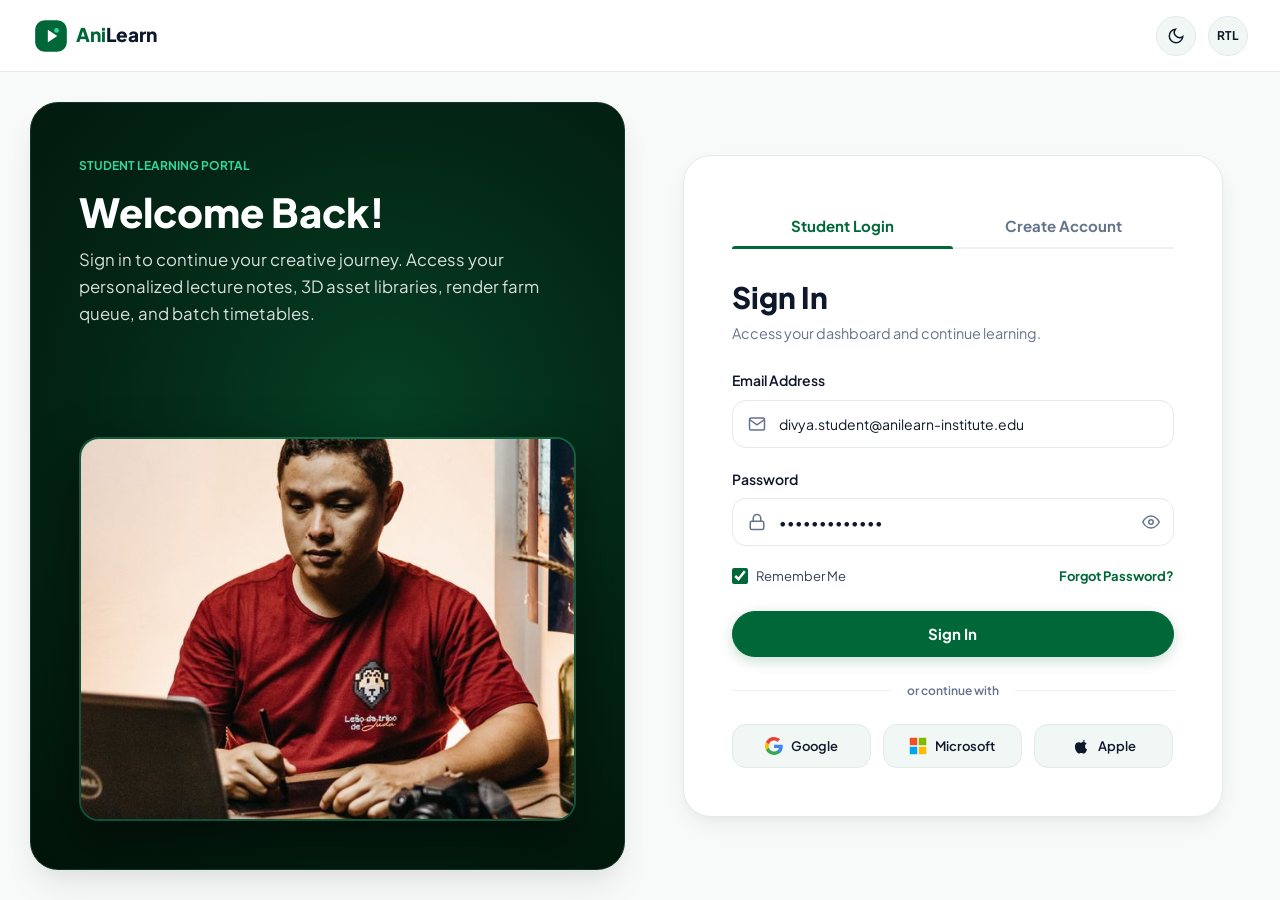
<file: login.html>
<!DOCTYPE html>
<html lang="en" data-theme="light" dir="ltr">
<head>
  <meta charset="UTF-8">
  <meta name="viewport" content="width=device-width, initial-scale=1.0">
  <meta name="description" content="AniLearn Student Portal Login - Access your dashboard, batch schedules, project submissions, and fee tracking.">
  <title>Student Login | AniLearn Animation &amp; Multimedia Training Institute</title>
  <link rel="icon" type="image/svg+xml" href="data:image/svg+xml,%3Csvg xmlns=%27http://www.w3.org/2000/svg%27 viewBox=%270 0 48 48%27%3E%3Crect width=%2748%27 height=%2748%27 rx=%2714%27 fill=%27%23006838%27/%3E%3Cpath d=%27M18 14L33 24L18 34V14Z%27 fill=%27%23fff%27/%3E%3Ccircle cx=%2733%27 cy=%2715%27 r=%274%27 fill=%27%2334D399%27/%3E%3C/svg%3E">

  
  <!-- Google Fonts: Plus Jakarta Sans -->
  <link rel="preconnect" href="https://fonts.googleapis.com">
  <link rel="preconnect" href="https://fonts.gstatic.com" crossorigin>
  <link href="https://fonts.googleapis.com/css2?family=Plus+Jakarta+Sans:ital,wght@0,300;0,400;0,500;0,600;0,700;0,800;1,400;1,600&display=swap" rel="stylesheet">
  
  <!-- Stylesheets -->
  <link rel="stylesheet" href="assets/css/style.css">
  <link rel="stylesheet" href="assets/css/responsive.css">
</head>
<body class="login-page-body">

  <!-- MINIMAL NAVBAR (Brand Logo, Theme Toggle, RTL Toggle ONLY - NO main links, NO CTAs, NO hamburger) -->
  <header class="login-minimal-navbar" role="banner">
    <a href="index.html" class="navbar-brand" aria-label="AniLearn Home">
      <svg viewBox="0 0 200 48" fill="none" xmlns="http://www.w3.org/2000/svg">
        <g transform="translate(4, 4)">
          <rect width="40" height="40" rx="12" fill="#006838"/>
          <path d="M16 12L28 20L16 28V12Z" fill="#FFFFFF"/>
          <circle cx="27" cy="13" r="3" fill="#34D399"/>
        </g>
        <text x="56" y="32" font-family="'Plus Jakarta Sans', sans-serif" font-size="24" font-weight="800">
          <tspan fill="#006838">Ani</tspan><tspan fill="currentColor">Learn</tspan>
        </text>
      </svg>
    </a>

    <div class="navbar-actions">
      <!-- Theme Toggle Button -->
      <button type="button" class="btn-icon-control theme-toggle-btn" aria-label="Toggle Light and Dark Mode" title="Toggle Theme">
        <svg class="icon-moon" width="18" height="18" viewBox="0 0 24 24" fill="none" stroke="currentColor" stroke-width="2"><path d="M21 12.79A9 9 0 1 1 11.21 3 7 7 0 0 0 21 12.79z"></path></svg>
        <svg class="icon-sun" width="18" height="18" viewBox="0 0 24 24" fill="none" stroke="currentColor" stroke-width="2" style="display:none;"><circle cx="12" cy="12" r="5"></circle><line x1="12" y1="1" x2="12" y2="3"></line><line x1="12" y1="21" x2="12" y2="23"></line><line x1="4.22" y1="4.22" x2="5.64" y2="5.64"></line><line x1="18.36" y1="18.36" x2="19.78" y2="19.78"></line><line x1="1" y1="12" x2="3" y2="12"></line><line x1="21" y1="12" x2="23" y2="12"></line><line x1="4.22" y1="19.78" x2="5.64" y2="18.36"></line><line x1="18.36" y1="5.64" x2="19.78" y2="4.22"></line></svg>
      </button>

      <!-- RTL Direction Toggle Button -->
      <button type="button" class="btn-icon-control direction-toggle-btn" aria-label="Toggle Text Direction" title="Toggle RTL/LTR">
        <span class="dir-label" style="font-size:12px; font-weight:700;">RTL</span>
      </button>
    </div>
  </header>

  <!-- PERFECT 50/50 SPLIT-SCREEN AUTHENTICATION CONTAINER -->
  <main class="login-split-container" id="main-content">
    <!-- LEFT 50%: CREATIVE VISUAL PANEL (Exact Reference Layout) -->
    <div class="login-visual-panel">
      <div>
        <div style="display:inline-flex; align-items:center; gap:8px; font-size:12px; font-weight:700; color:#34d399; text-transform:uppercase; margin-bottom:12px;">
          Student Learning Portal
        </div>
        <h2>Welcome Back!</h2>
        <p>Sign in to continue your creative journey. Access your personalized lecture notes, 3D asset libraries, render farm queue, and batch timetables.</p>
      </div>

      <div class="login-visual-art">
        <img src="assets/images/pexels-photo-15558377.jpeg" alt="Student Animator at Workstation">
      </div>
    </div>

    <!-- RIGHT 50%: CLEAN AUTHENTICATION FORM PANEL (Exact Reference Layout) -->
    <div class="login-form-panel">
      <!-- Tabs: Student Login | Create Account -->
      <div class="login-tabs">
        <button type="button" class="login-tab-btn active" id="tab-login" onclick="showTab('login')">Student Login</button>
        <button type="button" class="login-tab-btn" id="tab-register" onclick="showTab('register')">Create Account</button>
      </div>

      <!-- Sign In Form Box -->
      <div id="login-box">
        <div style="margin-bottom:24px;">
          <h1 style="font-size:1.85rem; font-weight:800; margin-bottom:6px;">Sign In</h1>
          <p style="font-size:0.9rem; color:var(--text-muted);">Access your dashboard and continue learning.</p>
        </div>

        <form onsubmit="event.preventDefault(); window.location.href='dashboard.html';">
          <!-- Email Address Input -->
          <div class="form-group">
            <label class="form-label">Email Address</label>
            <div class="form-control-wrapper">
              <span class="form-control-icon">
                <svg width="18" height="18" viewBox="0 0 24 24" fill="none" stroke="currentColor" stroke-width="2"><path d="M4 4h16c1.1 0 2 .9 2 2v12c0 1.1-.9 2-2 2H4c-1.1 0-2-.9-2-2V6c0-1.1.9-2 2-2z"></path><polyline points="22,6 12,13 2,6"></polyline></svg>
              </span>
              <input type="email" class="form-control" value="divya.student@anilearn-institute.edu" placeholder="student@anilearn.edu" required>
            </div>
          </div>

          <!-- Password Input with Show/Hide Toggle -->
          <div class="form-group">
            <label class="form-label">Password</label>
            <div class="form-control-wrapper">
              <span class="form-control-icon">
                <svg width="18" height="18" viewBox="0 0 24 24" fill="none" stroke="currentColor" stroke-width="2"><rect x="3" y="11" width="18" height="11" rx="2" ry="2"></rect><path d="M7 11V7a5 5 0 0 1 10 0v4"></path></svg>
              </span>
              <input type="password" id="login-password" class="form-control" value="DemoPass2026!" placeholder="&#8226;&#8226;&#8226;&#8226;&#8226;&#8226;&#8226;&#8226;" style="padding-right: 44px;" required>
              <button type="button" onclick="togglePasswordVisibility()" aria-label="Toggle password visibility" style="position:absolute; right:14px; color:var(--text-muted); cursor:pointer; background:none; border:none; display:flex;">
                <svg id="eye-icon" width="18" height="18" viewBox="0 0 24 24" fill="none" stroke="currentColor" stroke-width="2"><path d="M1 12s4-8 11-8 11 8 11 8-4 8-11 8-11-8-11-8z"></path><circle cx="12" cy="12" r="3"></circle></svg>
              </button>
            </div>
          </div>

          <!-- Remember Me & Forgot Password Row -->
          <div style="display:flex; align-items:center; justify-content:space-between; margin-bottom:24px; font-size:13px;">
            <label style="display:flex; align-items:center; gap:8px; cursor:pointer; color:var(--text-body);">
              <input type="checkbox" checked style="accent-color:var(--primary); width:16px; height:16px;">
              <span>Remember Me</span>
            </label>
            <a href="javascript:void(0)" onclick="alert('Password reset instructions have been sent to your registered student email address.');" style="color:var(--primary); font-weight:700;">Forgot Password?</a>
          </div>

          <!-- Sign In Button (Navigates to Student Dashboard) -->
          <button type="submit" class="btn-pill btn-primary" style="width:100%; height:46px; font-size:15px; font-weight:700;">
            Sign In
          </button>
        </form>

        <!-- Social Sign-In Divider -->
        <div style="display:flex; align-items:center; gap:16px; margin:24px 0;">
          <div style="flex:1; height:1px; background:var(--border-subtle);"></div>
          <span style="font-size:12px; color:var(--text-muted); font-weight:600;">or continue with</span>
          <div style="flex:1; height:1px; background:var(--border-subtle);"></div>
        </div>

        <!-- Social Auth Options (Google, Microsoft, Apple) -->
        <div class="social-auth-grid">
          <button type="button" class="social-auth-btn" onclick="window.location.href='dashboard.html'">
            <svg width="18" height="18" viewBox="0 0 24 24"><path fill="#4285F4" d="M23.745 12.27c0-.7-.06-1.4-.19-2.07H12v4.51h6.6c-.29 1.52-1.14 2.8-2.4 3.68v3.05h3.88c2.27-2.09 3.665-5.17 3.665-9.17z"/><path fill="#34A853" d="M12 24c3.24 0 5.95-1.08 7.93-2.91l-3.88-3.05c-1.08.72-2.45 1.16-4.05 1.16-3.12 0-5.77-2.1-6.72-4.93H1.27v3.15C3.25 21.37 7.31 24 12 24z"/><path fill="#FBBC05" d="M5.28 14.27c-.25-.72-.38-1.49-.38-2.27s.13-1.55.38-2.27V6.58H1.27C.46 8.2.005 10.04.005 12s.46 3.8 1.265 5.42l4.01-3.15z"/><path fill="#EA4335" d="M12 4.75c1.77 0 3.35.61 4.6 1.8l3.42-3.42C17.95 1.19 15.24 0 12 0 7.31 0 3.25 2.63 1.27 6.58l4.01 3.15c.95-2.83 3.6-4.98 6.72-4.98z"/></svg>
            <span>Google</span>
          </button>

          <button type="button" class="social-auth-btn" onclick="window.location.href='dashboard.html'">
            <svg width="18" height="18" viewBox="0 0 24 24"><path fill="#f25022" d="M1 1h10v10H1z"/><path fill="#00a4ef" d="M1 13h10v10H1z"/><path fill="#7fba00" d="M13 1h10v10H13z"/><path fill="#ffb900" d="M13 13h10v10H13z"/></svg>
            <span>Microsoft</span>
          </button>

          <button type="button" class="social-auth-btn" onclick="window.location.href='dashboard.html'">
            <svg width="18" height="18" viewBox="0 0 24 24" fill="currentColor"><path d="M18.71 19.5c-.83 1.24-1.71 2.45-3.05 2.47-1.34.03-1.77-.79-3.29-.79-1.53 0-2 .77-3.27.82-1.31.05-2.3-1.32-3.14-2.53C4.25 17 2.94 12.45 4.7 9.39c.87-1.52 2.43-2.48 4.12-2.51 1.28-.02 2.5.87 3.29.87.78 0 2.26-1.07 3.81-.91.65.03 2.47.26 3.64 1.98-.09.06-2.17 1.28-2.15 3.81.03 3.02 2.65 4.03 2.68 4.04-.03.07-.42 1.44-1.38 2.83M15.97 6.89c.65-.8 1.1-1.92.98-3.04-.95.04-2.1.64-2.78 1.44-.61.7-.1.14 1.83.99 2.95 1.05-.03 2.13-.67 2.79-1.35z"/></svg>
            <span>Apple</span>
          </button>
        </div>
      </div>

      <!-- Create Account Form Box (Hidden by Default) -->
      <div id="register-box" style="display:none;">
        <div style="margin-bottom:24px;">
          <h1 style="font-size:1.85rem; font-weight:800; margin-bottom:6px;">Create Account</h1>
          <p style="font-size:0.9rem; color:var(--text-muted);">Join AniLearn and register your student profile.</p>
        </div>

        <form onsubmit="event.preventDefault(); alert('Account registration request submitted! Check your email for verification.'); showTab('login');">
          <div class="form-group">
            <label class="form-label">Full Name</label>
            <input type="text" class="form-control" placeholder="Divya Ramesh" style="padding-left:16px;" required>
          </div>
          <div class="form-group">
            <label class="form-label">Student / Personal Email</label>
            <input type="email" class="form-control" placeholder="divya@example.com" style="padding-left:16px;" required>
          </div>
          <div class="form-group">
            <label class="form-label">Create Password</label>
            <input type="password" class="form-control" placeholder="Minimum 8 characters" style="padding-left:16px;" required>
          </div>
          <button type="submit" class="btn-pill btn-primary" style="width:100%; height:46px; font-size:15px; font-weight:700;">
            Register Student Account
          </button>
        </form>
      </div>
    </div>
  </main>

  <!-- IMPORTANT: NO FOOTER ON LOGIN PAGE PER UNIVERSAL TEMPLATE SPECIFICATION -->

  <script src="assets/js/main.js"></script>
  <script>
    function togglePasswordVisibility() {
      const pass = document.getElementById('login-password');
      if (pass.type === 'password') {
        pass.type = 'text';
      } else {
        pass.type = 'password';
      }
    }

    function showTab(tab) {
      const loginTab = document.getElementById('tab-login');
      const regTab = document.getElementById('tab-register');
      const loginBox = document.getElementById('login-box');
      const regBox = document.getElementById('register-box');

      if (tab === 'login') {
        loginTab.classList.add('active');
        regTab.classList.remove('active');
        loginBox.style.display = 'block';
        regBox.style.display = 'none';
      } else {
        loginTab.classList.remove('active');
        regTab.classList.add('active');
        loginBox.style.display = 'none';
        regBox.style.display = 'block';
      }
    }
  </script>
</body>
</html>
</file>
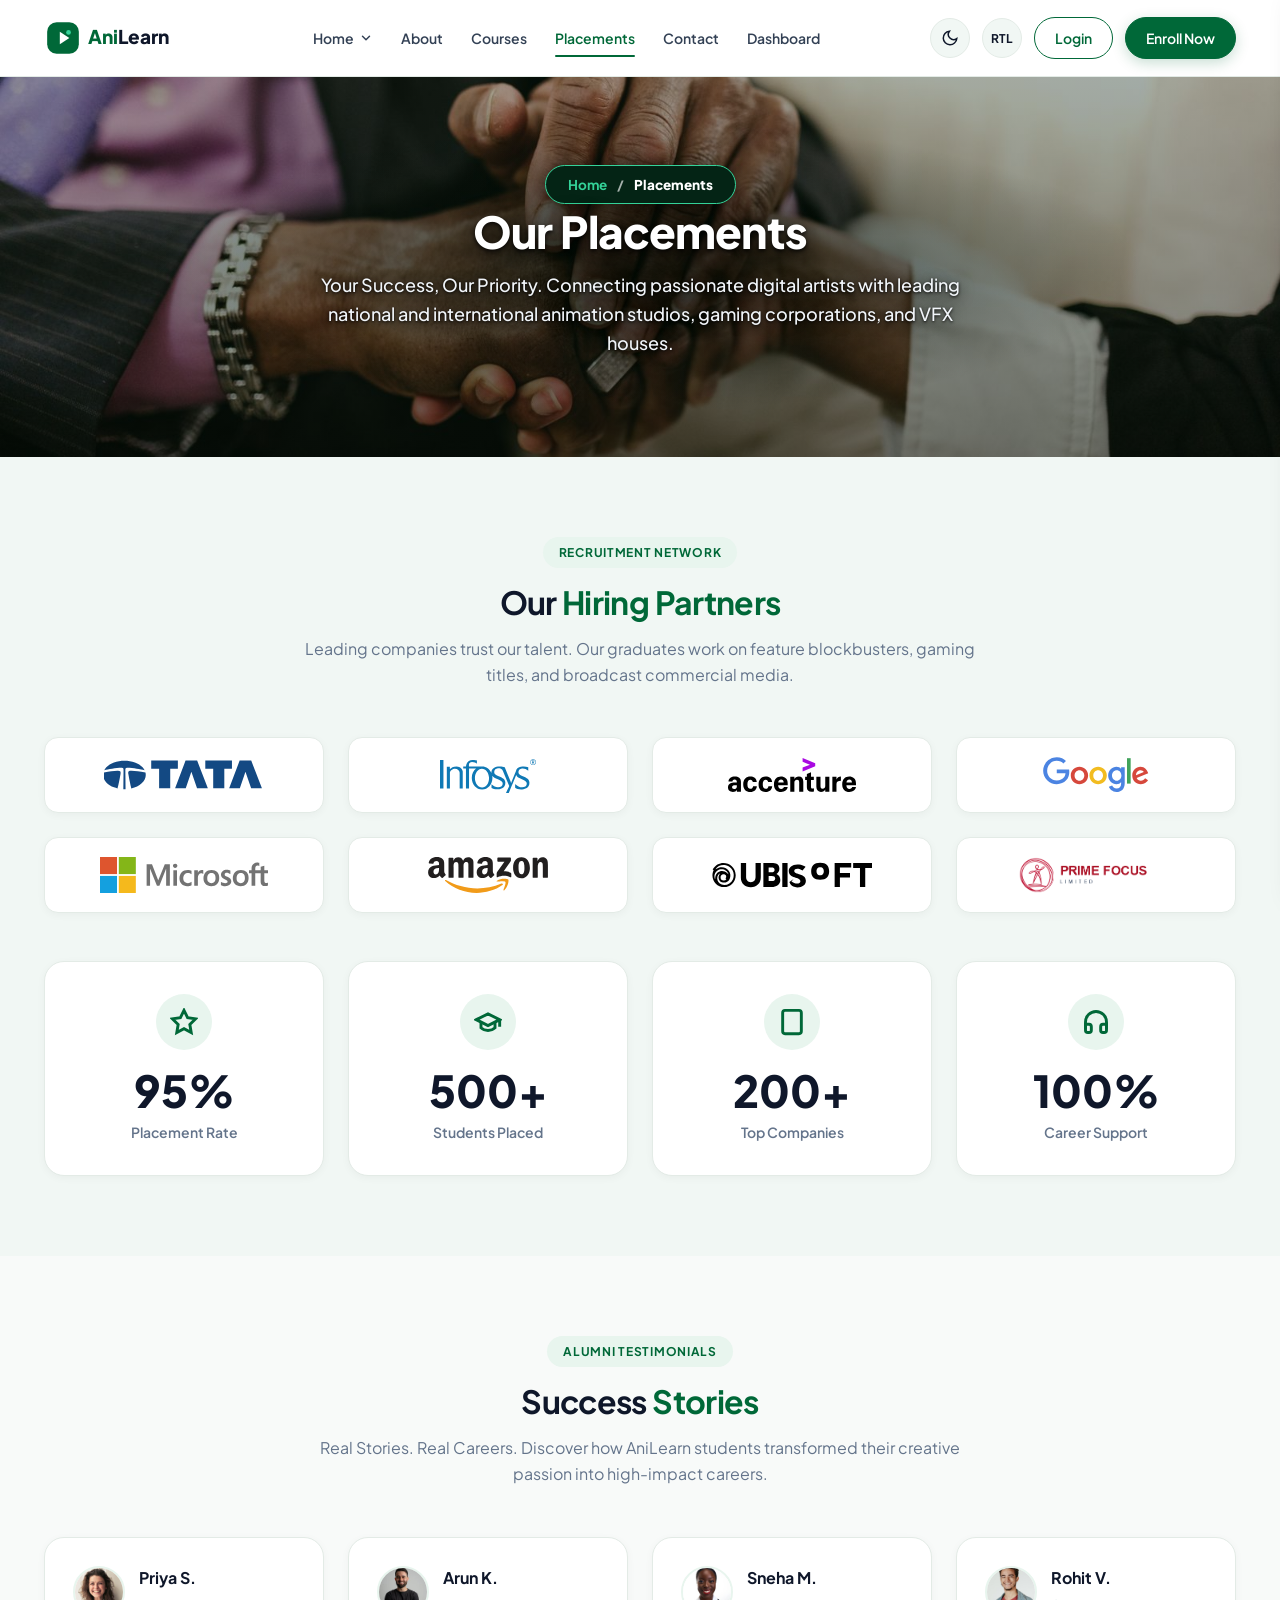
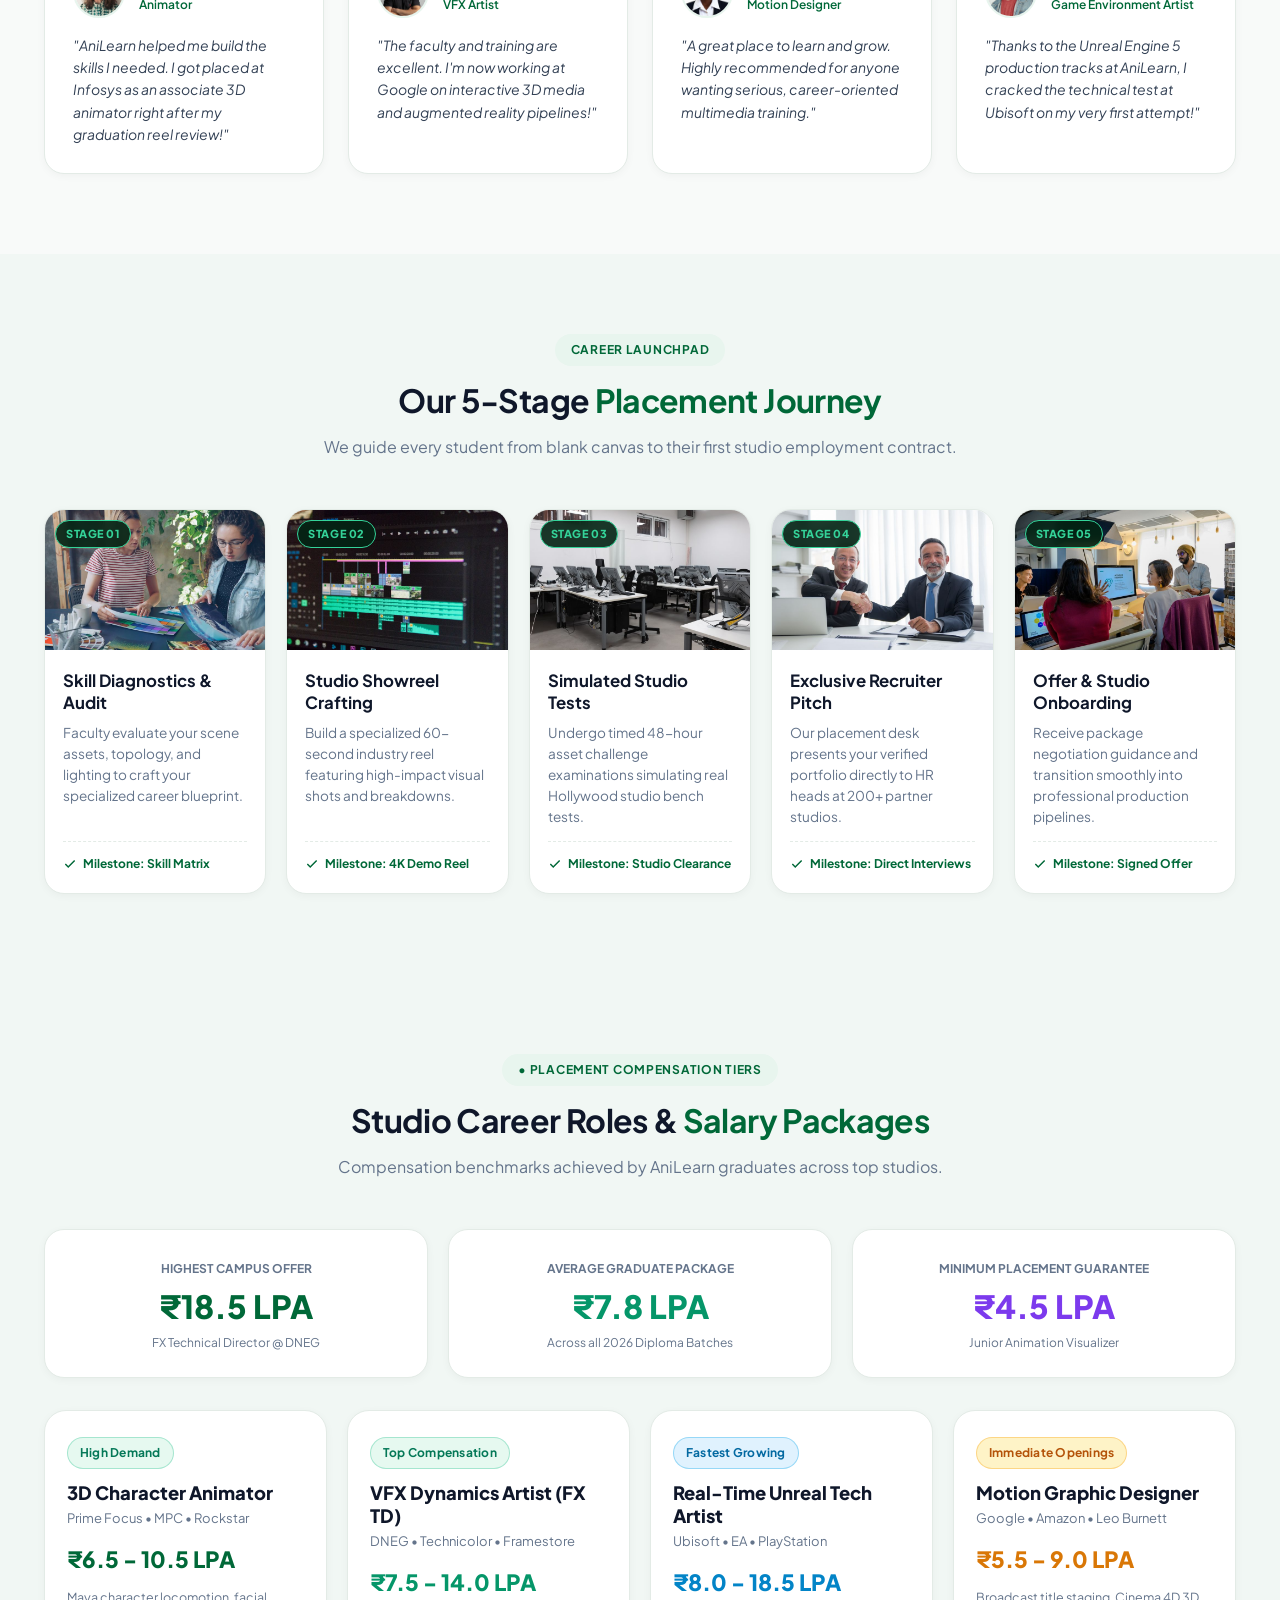
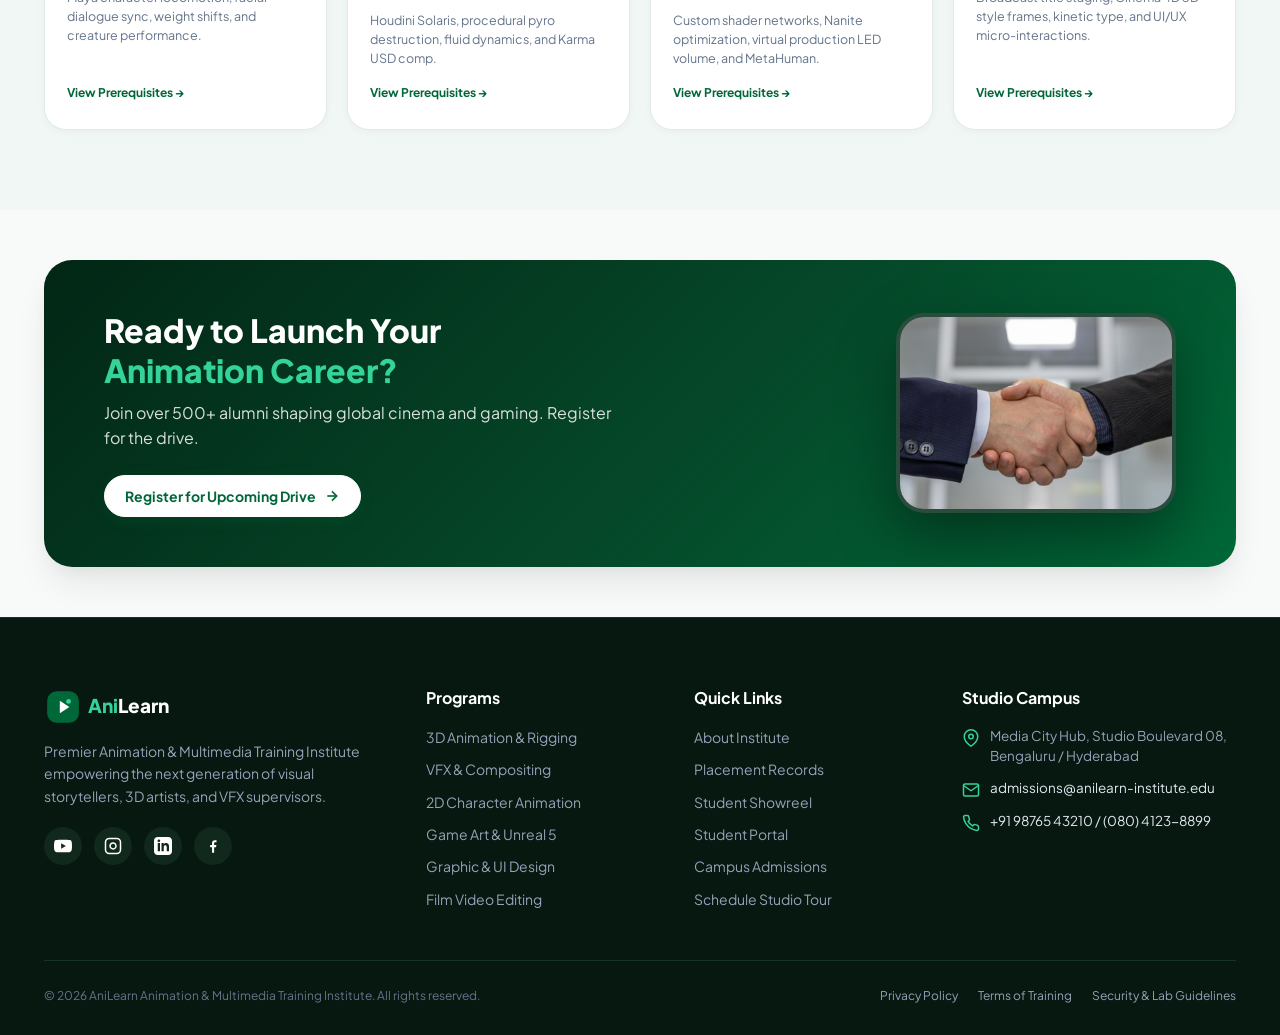
<file: placements.html>
<!DOCTYPE html>
<html lang="en" data-theme="light" dir="ltr">
<head>
  <meta charset="UTF-8">
  <meta name="viewport" content="width=device-width, initial-scale=1.0">
  <meta name="description" content="AniLearn Placements - Over 95% placement record with 500+ students placed across 200+ top companies including Google, Microsoft, Infosys, and TATA.">
  <title>Our Placements | AniLearn Animation &amp; Multimedia Training Institute</title>
  <link rel="icon" type="image/svg+xml" href="data:image/svg+xml,%3Csvg xmlns=%27http://www.w3.org/2000/svg%27 viewBox=%270 0 48 48%27%3E%3Crect width=%2748%27 height=%2748%27 rx=%2714%27 fill=%27%23006838%27/%3E%3Cpath d=%27M18 14L33 24L18 34V14Z%27 fill=%27%23fff%27/%3E%3Ccircle cx=%2733%27 cy=%2715%27 r=%274%27 fill=%27%2334D399%27/%3E%3C/svg%3E">

  
  <!-- Google Fonts: Plus Jakarta Sans -->
  <link rel="preconnect" href="https://fonts.googleapis.com">
  <link rel="preconnect" href="https://fonts.gstatic.com" crossorigin>
  <link href="https://fonts.googleapis.com/css2?family=Plus+Jakarta+Sans:ital,wght@0,300;0,400;0,500;0,600;0,700;0,800;1,400;1,600&display=swap" rel="stylesheet">
  
  <!-- Stylesheets -->
  <link rel="stylesheet" href="assets/css/style.css">
  <link rel="stylesheet" href="assets/css/responsive.css">
</head>
<body>

  <!-- Shared Desktop & Mobile Navigation Header -->
  <header class="navbar-wrapper">
    <div class="container">
      <nav class="navbar" aria-label="Main Navigation">
        <!-- Brand Logo -->
        <a href="index.html" class="navbar-brand" aria-label="AniLearn Home">
          <svg viewBox="0 0 200 48" fill="none" xmlns="http://www.w3.org/2000/svg">
            <g transform="translate(4, 4)">
              <rect width="40" height="40" rx="12" fill="#006838"/>
              <path d="M16 12L28 20L16 28V12Z" fill="#FFFFFF"/>
              <circle cx="27" cy="13" r="3" fill="#34D399"/>
            </g>
            <text x="56" y="32" font-family="'Plus Jakarta Sans', sans-serif" font-size="24" font-weight="800">
              <tspan fill="#006838">Ani</tspan><tspan fill="currentColor">Learn</tspan>
            </text>
          </svg>
        </a>

        <!-- Desktop Navigation Links (Strict Order) -->
        <ul class="nav-links">
          <!-- 1. Home with Dropdown -->
          <li class="nav-item dropdown">
            <a href="index.html" class="nav-link dropdown-toggle" aria-haspopup="true" aria-expanded="false">
              Home
              <svg width="14" height="14" viewBox="0 0 24 24" fill="none" stroke="currentColor" stroke-width="2.5" stroke-linecap="round" stroke-linejoin="round" class="arrow-icon"><polyline points="6 9 12 15 18 9"></polyline></svg>
            </a>
            <div class="dropdown-menu">
              <a href="index.html" class="dropdown-item">
                <span>Home 1 (Creative Showcase)</span>
                <span class="dropdown-badge">Live</span>
              </a>
              <a href="home-2.html" class="dropdown-item">
                <span>Home 2 (Studio Immersion)</span>
                <span class="dropdown-badge">New</span>
              </a>
            </div>
          </li>
          <!-- 2. About (Immediately after Home) -->
          <li class="nav-item">
            <a href="about.html" class="nav-link">About</a>
          </li>
          <!-- 3. Courses -->
          <li class="nav-item">
            <a href="courses.html" class="nav-link">Courses</a>
          </li>
          <!-- 4. Placements (Active) -->
          <li class="nav-item">
            <a href="placements.html" class="nav-link active">Placements</a>
          </li>
          <!-- 6. Contact (Before Dashboard) -->
          <li class="nav-item">
            <a href="contact.html" class="nav-link">Contact</a>
          </li>
          <!-- 7. Dashboard -->
          <li class="nav-item">
            <a href="dashboard.html" class="nav-link">Dashboard</a>
          </li>
        </ul>

        <!-- Navbar Action Controls -->
        <div class="navbar-actions">
          <!-- Theme Toggle Button -->
          <button type="button" class="btn-icon-control theme-toggle-btn" aria-label="Toggle Light and Dark Mode" title="Toggle Theme">
            <svg class="icon-moon" width="18" height="18" viewBox="0 0 24 24" fill="none" stroke="currentColor" stroke-width="2"><path d="M21 12.79A9 9 0 1 1 11.21 3 7 7 0 0 0 21 12.79z"></path></svg>
            <svg class="icon-sun" width="18" height="18" viewBox="0 0 24 24" fill="none" stroke="currentColor" stroke-width="2" style="display:none;"><circle cx="12" cy="12" r="5"></circle><line x1="12" y1="1" x2="12" y2="3"></line><line x1="12" y1="21" x2="12" y2="23"></line><line x1="4.22" y1="4.22" x2="5.64" y2="5.64"></line><line x1="18.36" y1="18.36" x2="19.78" y2="19.78"></line><line x1="1" y1="12" x2="3" y2="12"></line><line x1="21" y1="12" x2="23" y2="12"></line><line x1="4.22" y1="19.78" x2="5.64" y2="18.36"></line><line x1="18.36" y1="5.64" x2="19.78" y2="4.22"></line></svg>
          </button>

          <!-- RTL Direction Toggle Button -->
          <button type="button" class="btn-icon-control direction-toggle-btn" aria-label="Toggle Text Direction" title="Toggle RTL/LTR">
            <span class="dir-label" style="font-size:12px; font-weight:700;">RTL</span>
          </button>

          <!-- Login Button (Strict Dimensions: 42px height) -->
          <a href="login.html" class="btn-nav btn-nav-outline">Login</a>

          <!-- Primary CTA Button (Strict Dimensions: 42px height) -->
          <a href="courses.html" class="btn-nav btn-nav-primary">Enroll Now</a>

          <!-- Tablet & Mobile Hamburger Toggle Button -->
          <button type="button" class="hamburger-btn" aria-label="Open Navigation Menu" aria-expanded="false">
            <span></span>
            <span></span>
            <span></span>
          </button>
        </div>
      </nav>
    </div>
  </header>

  <!-- Tablet & Mobile Navigation Drawer Menu -->
  <div class="mobile-drawer-overlay"></div>
  <aside class="mobile-drawer" aria-label="Mobile Navigation">
    <div class="mobile-drawer-header">
      <a href="index.html" class="navbar-brand">
        <svg viewBox="0 0 200 48" fill="none" xmlns="http://www.w3.org/2000/svg" style="height:32px;">
          <g transform="translate(4, 4)">
            <rect width="40" height="40" rx="12" fill="#006838"/>
            <path d="M16 12L28 20L16 28V12Z" fill="#FFFFFF"/>
          </g>
          <text x="56" y="32" font-family="'Plus Jakarta Sans', sans-serif" font-size="24" font-weight="800">
            <tspan fill="#006838">Ani</tspan><tspan fill="currentColor">Learn</tspan>
          </text>
        </svg>
      </a>
      <button type="button" class="mobile-drawer-close btn-icon-control" aria-label="Close Navigation">
        <svg width="20" height="20" viewBox="0 0 24 24" fill="none" stroke="currentColor" stroke-width="2"><line x1="18" y1="6" x2="6" y2="18"></line><line x1="6" y1="6" x2="18" y2="18"></line></svg>
      </button>
    </div>

    <div class="mobile-nav-links">
      <div class="mobile-nav-item">
        <a href="javascript:void(0)" class="mobile-nav-link mobile-dropdown-toggle has-dropdown">
          <span>Home</span>
          <svg width="14" height="14" viewBox="0 0 24 24" fill="none" stroke="currentColor" stroke-width="2" class="arrow-icon"><polyline points="6 9 12 15 18 9"></polyline></svg>
        </a>
        <div class="mobile-submenu">
          <a href="index.html">Home 1 (Creative Showcase)</a>
          <a href="home-2.html">Home 2 (Studio Immersion)</a>
        </div>
      </div>
      <div class="mobile-nav-item">
        <a href="about.html" class="mobile-nav-link">About</a>
      </div>
      <div class="mobile-nav-item">
        <a href="courses.html" class="mobile-nav-link">Courses</a>
      </div>
      <div class="mobile-nav-item">
        <a href="placements.html" class="mobile-nav-link active">Placements</a>
      </div>
      <div class="mobile-nav-item">
        <a href="contact.html" class="mobile-nav-link">Contact</a>
      </div>
      <div class="mobile-nav-item">
        <a href="dashboard.html" class="mobile-nav-link">Dashboard</a>
      </div>
    </div>

    <div class="mobile-drawer-controls">
      <div class="mobile-control-icons"><button type="button" class="btn-icon-control theme-toggle-btn" aria-label="Toggle Theme">
          <svg class="icon-moon" width="18" height="18" viewBox="0 0 24 24" fill="none" stroke="currentColor" stroke-width="2"><path d="M21 12.79A9 9 0 1 1 11.21 3 7 7 0 0 0 21 12.79z"></path></svg>
          <svg class="icon-sun" width="18" height="18" viewBox="0 0 24 24" fill="none" stroke="currentColor" stroke-width="2" style="display:none;"><circle cx="12" cy="12" r="5"></circle><line x1="12" y1="1" x2="12" y2="3"></line><line x1="12" y1="21" x2="12" y2="23"></line><line x1="4.22" y1="4.22" x2="5.64" y2="5.64"></line><line x1="18.36" y1="18.36" x2="19.78" y2="19.78"></line><line x1="1" y1="12" x2="3" y2="12"></line><line x1="21" y1="12" x2="23" y2="12"></line><line x1="4.22" y1="19.78" x2="5.64" y2="18.36"></line><line x1="18.36" y1="5.64" x2="19.78" y2="4.22"></line></svg>
        </button>
        <button type="button" class="btn-icon-control direction-toggle-btn" aria-label="Toggle Direction">
          <span class="dir-label" style="font-size:12px; font-weight:700;">RTL</span>
        </button>
      </div>
      <div class="mobile-action-buttons">
        <a href="login.html" class="btn-nav btn-nav-outline" style="width:100%;">Login</a>
        <a href="courses.html" class="btn-nav btn-nav-primary" style="width:100%;">Enroll Now</a>
      </div>
    </div>
  </aside>

  <!-- MAIN CONTENT CONTAINER (EXACTLY 6 SECTIONS) -->
  <main id="main-content">

    <!-- =========================================================================
         SECTION 1: STANDARD PAGE HERO (Strict Standard Height: 380px)
         ========================================================================= -->
    <section class="page-hero" style="background-image: url('assets/images/pexels-photo-8069428.jpeg');" aria-label="Placements Hero">
      <div class="container">
        <div class="page-hero-content">
          <div class="page-breadcrumbs">
            <a href="index.html">Home</a>
            <span>/</span>
            <span class="current">Placements</span>
          </div>
          <h1 class="page-hero-title">Our Placements</h1>
          <p class="page-hero-subtitle">Your Success, Our Priority. Connecting passionate digital artists with leading national and international animation studios, gaming corporations, and VFX houses.</p>
        </div>
      </div>
    </section>

    <!-- =========================================================================
         SECTION 3: OUR HIRING PARTNERS (Direct Reference Layout)
         ========================================================================= -->
    <section class="section section-bg-alt" aria-label="Our Hiring Partners">
      <div class="container">
        <div class="section-header">
          <div class="section-tag">Recruitment Network</div>
          <h2 class="section-title">Our <span style="color: var(--primary);">Hiring Partners</span></h2>
          <p class="section-subtitle">Leading companies trust our talent. Our graduates work on feature blockbusters, gaming titles, and broadcast commercial media.</p>
        </div>

        <div class="partners-grid" style="grid-template-columns: repeat(4, 1fr); gap: 24px;">
          <div class="partner-logo-card">
            <img src="assets/images/logo-tata.svg" alt="TATA" width="120" height="34" loading="lazy">
          </div>
          <div class="partner-logo-card">
            <img src="assets/images/logo-infosys.svg" alt="Infosys" width="120" height="34" loading="lazy">
          </div>
          <div class="partner-logo-card">
            <img src="assets/images/logo-accenture.svg" alt="Accenture" width="120" height="34" loading="lazy">
          </div>
          <div class="partner-logo-card">
            <img src="assets/images/logo-google.svg" alt="Google" width="120" height="34" loading="lazy">
          </div>
          <div class="partner-logo-card">
            <img src="assets/images/logo-microsoft.svg" alt="Microsoft" width="120" height="34" loading="lazy">
          </div>
          <div class="partner-logo-card">
            <img src="assets/images/logo-amazon.svg" alt="Amazon" width="120" height="34" loading="lazy">
          </div>
          <div class="partner-logo-card">
            <img src="assets/images/logo-ubisoft.svg" alt="Ubisoft" width="120" height="34" loading="lazy">
          </div>
          <div class="partner-logo-card">
            <img src="assets/images/logo-prime-focus.png" alt="Prime Focus" width="120" height="34" loading="lazy">
          </div>
        </div>

        <div style="margin-top:48px;">
<div class="cards-grid-4">
          <!-- Card 1: 95% Placement Rate -->
          <div class="stat-card">
            <div class="stat-icon">
              <svg width="28" height="28" viewBox="0 0 24 24" fill="none" stroke="currentColor" stroke-width="2.5"><polygon points="12 2 15.09 8.26 22 9.27 17 14.14 18.18 21.02 12 17.77 5.82 21.02 7 14.14 2 9.27 8.91 8.26 12 2"></polygon></svg>
            </div>
            <div class="stat-number">95%</div>
            <div class="stat-label">Placement Rate</div>
          </div>

          <!-- Card 2: 500+ Students Placed -->
          <div class="stat-card">
            <div class="stat-icon">
              <svg width="28" height="28" viewBox="0 0 24 24" fill="none" stroke="currentColor" stroke-width="2.5"><path d="M22 10v6M2 10l10-5 10 5-10 5z"></path><path d="M6 12v5c3 3 9 3 12 0v-5"></path></svg>
            </div>
            <div class="stat-number">500+</div>
            <div class="stat-label">Students Placed</div>
          </div>

          <!-- Card 3: 200+ Top Companies -->
          <div class="stat-card">
            <div class="stat-icon">
              <svg width="28" height="28" viewBox="0 0 24 24" fill="none" stroke="currentColor" stroke-width="2.5"><rect x="4" y="2" width="16" height="20" rx="2" ry="2"></rect><line x1="9" y1="22" x2="9" y2="22.01"></line><line x1="15" y1="22" x2="15" y2="22.01"></line><line x1="9" y1="18" x2="9" y2="18.01"></line><line x1="15" y1="18" x2="15" y2="18.01"></line><line x1="9" y1="14" x2="9" y2="14.01"></line><line x1="15" y1="14" x2="15" y2="14.01"></line><line x1="9" y1="10" x2="9" y2="10.01"></line><line x1="15" y1="10" x2="15" y2="10.01"></line><line x1="9" y1="6" x2="9" y2="6.01"></line><line x1="15" y1="6" x2="15" y2="6.01"></line></svg>
            </div>
            <div class="stat-number">200+</div>
            <div class="stat-label">Top Companies</div>
          </div>

          <!-- Card 4: 100% Career Support -->
          <div class="stat-card">
            <div class="stat-icon">
              <svg width="28" height="28" viewBox="0 0 24 24" fill="none" stroke="currentColor" stroke-width="2.5"><path d="M3 18v-6a9 9 0 0 1 18 0v6"></path><path d="M21 19a2 2 0 0 1-2 2h-1a2 2 0 0 1-2-2v-3a2 2 0 0 1 2-2h3zM3 19a2 2 0 0 0 2 2h1a2 2 0 0 0 2-2v-3a2 2 0 0 0-2-2H3z"></path></svg>
            </div>
            <div class="stat-number">100%</div>
            <div class="stat-label">Career Support</div>
          </div>
        </div>
        </div>
      </div>
    </section>

    <!-- =========================================================================
         SECTION 4: SUCCESS STORIES (Direct Reference Layout)
         ========================================================================= -->
    <section class="section" aria-label="Success Stories">
      <div class="container">
        <div class="section-header">
          <div class="section-tag">Alumni Testimonials</div>
          <h2 class="section-title">Success <span style="color: var(--primary);">Stories</span></h2>
          <p class="section-subtitle">Real Stories. Real Careers. Discover how AniLearn students transformed their creative passion into high-impact careers.</p>
        </div>

        <div class="cards-grid-4">
          <!-- Story 1: Priya S. -->
          <div class="testimonial-card">
            <div class="testimonial-header">
              <div class="testimonial-avatar">
                <img src="assets/images/pexels-photo-39513498.jpeg" alt="Priya S.">
              </div>
              <div class="testimonial-author">
                <h4>Priya S.</h4>
                <span>Animator</span>
              </div>
            </div>
            <p class="testimonial-text">"AniLearn helped me build the skills I needed. I got placed at Infosys as an associate 3D animator right after my graduation reel review!"</p>
          </div>

          <!-- Story 2: Arun K. -->
          <div class="testimonial-card">
            <div class="testimonial-header">
              <div class="testimonial-avatar">
                <img src="assets/images/pexels-photo-30767572.jpeg" alt="Arun K.">
              </div>
              <div class="testimonial-author">
                <h4>Arun K.</h4>
                <span>VFX Artist</span>
              </div>
            </div>
            <p class="testimonial-text">"The faculty and training are excellent. I'm now working at Google on interactive 3D media and augmented reality pipelines!"</p>
          </div>

          <!-- Story 3: Sneha M. -->
          <div class="testimonial-card">
            <div class="testimonial-header">
              <div class="testimonial-avatar">
                <img src="assets/images/pexels-photo-29852895.jpeg" alt="Sneha M.">
              </div>
              <div class="testimonial-author">
                <h4>Sneha M.</h4>
                <span>Motion Designer</span>
              </div>
            </div>
            <p class="testimonial-text">"A great place to learn and grow. Highly recommended for anyone wanting serious, career-oriented multimedia training."</p>
          </div>

          <!-- Story 4: Rohit V. -->
          <div class="testimonial-card">
            <div class="testimonial-header">
              <div class="testimonial-avatar">
                <img src="assets/images/pexels-photo-19456424.jpeg" alt="Rohit V.">
              </div>
              <div class="testimonial-author">
                <h4>Rohit V.</h4>
                <span>Game Environment Artist</span>
              </div>
            </div>
            <p class="testimonial-text">"Thanks to the Unreal Engine 5 production tracks at AniLearn, I cracked the technical test at Ubisoft on my very first attempt!"</p>
          </div>
        </div>
      </div>
    </section>

    <!-- =========================================================================
         SECTION 5: CAREER LAUNCHPAD PROCESS (Visual 5-Stage Journey With Images)
         ========================================================================= -->
    <section class="section section-bg-alt" aria-label="Placement Assistance Process">
      <div class="container">
        <div class="section-header">
          <div class="section-tag">Career Launchpad</div>
          <h2 class="section-title">Our 5-Stage <span style="color: var(--primary);">Placement Journey</span></h2>
          <p class="section-subtitle">We guide every student from blank canvas to their first studio employment contract.</p>
        </div>

        <div class="placement-journey-grid">
          <!-- Stage 1 -->
          <div class="journey-stage-card">
            <div class="journey-stage-thumb">
              <img src="assets/images/pexels-photo-36765631.jpeg" alt="Portfolio Diagnostics">
              <span class="journey-step-badge">Stage 01</span>
            </div>
            <div class="journey-stage-body">
              <h4>Skill Diagnostics &amp; Audit</h4>
              <p>Faculty evaluate your scene assets, topology, and lighting to craft your specialized career blueprint.</p>
              <div class="journey-stage-footer">
                <svg width="14" height="14" viewBox="0 0 24 24" fill="none" stroke="currentColor" stroke-width="2.5"><polyline points="20 6 9 17 4 12"></polyline></svg>
                <span>Milestone: Skill Matrix</span>
              </div>
            </div>
          </div>

          <!-- Stage 2 -->
          <div class="journey-stage-card">
            <div class="journey-stage-thumb">
              <img src="assets/images/pexels-photo-1188751.jpeg" alt="Showreel Crafting">
              <span class="journey-step-badge">Stage 02</span>
            </div>
            <div class="journey-stage-body">
              <h4>Studio Showreel Crafting</h4>
              <p>Build a specialized 60-second industry reel featuring high-impact visual shots and breakdowns.</p>
              <div class="journey-stage-footer">
                <svg width="14" height="14" viewBox="0 0 24 24" fill="none" stroke="currentColor" stroke-width="2.5"><polyline points="20 6 9 17 4 12"></polyline></svg>
                <span>Milestone: 4K Demo Reel</span>
              </div>
            </div>
          </div>

          <!-- Stage 3 -->
          <div class="journey-stage-card">
            <div class="journey-stage-thumb">
              <img src="assets/images/pexels-photo-39178037.jpeg" alt="Simulated Studio Tests">
              <span class="journey-step-badge">Stage 03</span>
            </div>
            <div class="journey-stage-body">
              <h4>Simulated Studio Tests</h4>
              <p>Undergo timed 48-hour asset challenge examinations simulating real Hollywood studio bench tests.</p>
              <div class="journey-stage-footer">
                <svg width="14" height="14" viewBox="0 0 24 24" fill="none" stroke="currentColor" stroke-width="2.5"><polyline points="20 6 9 17 4 12"></polyline></svg>
                <span>Milestone: Studio Clearance</span>
              </div>
            </div>
          </div>

          <!-- Stage 4 -->
          <div class="journey-stage-card">
            <div class="journey-stage-thumb">
              <img src="assets/images/pexels-photo-8428059.jpeg" alt="Direct Studio Pitching">
              <span class="journey-step-badge">Stage 04</span>
            </div>
            <div class="journey-stage-body">
              <h4>Exclusive Recruiter Pitch</h4>
              <p>Our placement desk presents your verified portfolio directly to HR heads at 200+ partner studios.</p>
              <div class="journey-stage-footer">
                <svg width="14" height="14" viewBox="0 0 24 24" fill="none" stroke="currentColor" stroke-width="2.5"><polyline points="20 6 9 17 4 12"></polyline></svg>
                <span>Milestone: Direct Interviews</span>
              </div>
            </div>
          </div>

          <!-- Stage 5 -->
          <div class="journey-stage-card">
            <div class="journey-stage-thumb">
              <img src="assets/images/pexels-photo-4623169.jpeg" alt="Contract Onboarding">
              <span class="journey-step-badge">Stage 05</span>
            </div>
            <div class="journey-stage-body">
              <h4>Offer &amp; Studio Onboarding</h4>
              <p>Receive package negotiation guidance and transition smoothly into professional production pipelines.</p>
              <div class="journey-stage-footer">
                <svg width="14" height="14" viewBox="0 0 24 24" fill="none" stroke="currentColor" stroke-width="2.5"><polyline points="20 6 9 17 4 12"></polyline></svg>
                <span>Milestone: Signed Offer</span>
              </div>
            </div>
          </div>
        </div>
      </div>
    </section>

    <!-- =========================================================================
         SECTION 6: STUDIO CAREER ROLES & COMPENSATION MATRIX (Added per User Request)
         ========================================================================= -->
    <section class="section section-bg-alt" aria-label="Studio Roles and Compensation Matrix">
      <div class="container">
        <div class="section-header">
          <div class="section-tag">&#8226; Placement Compensation Tiers</div>
          <h2 class="section-title">Studio Career Roles &amp; <span style="color: var(--primary);">Salary Packages</span></h2>
          <p class="section-subtitle">Compensation benchmarks achieved by AniLearn graduates across top studios.</p>
        </div>

        <!-- 3 KPI Cards -->
        <div class="placement-kpi-bar">
          <div class="placement-kpi-card">
            <span style="font-size:12px; font-weight:700; color:var(--text-muted); text-transform:uppercase;">Highest Campus Offer</span>
            <h3 style="font-size:2rem; font-weight:800; color:var(--primary); margin:6px 0 2px 0;">&#8377;18.5 LPA</h3>
            <span style="font-size:12px; color:var(--text-muted);">FX Technical Director @ DNEG</span>
          </div>

          <div class="placement-kpi-card">
            <span style="font-size:12px; font-weight:700; color:var(--text-muted); text-transform:uppercase;">Average Graduate Package</span>
            <h3 style="font-size:2rem; font-weight:800; color:#059669; margin:6px 0 2px 0;">&#8377;7.8 LPA</h3>
            <span style="font-size:12px; color:var(--text-muted);">Across all 2026 Diploma Batches</span>
          </div>

          <div class="placement-kpi-card">
            <span style="font-size:12px; font-weight:700; color:var(--text-muted); text-transform:uppercase;">Minimum Placement Guarantee</span>
            <h3 style="font-size:2rem; font-weight:800; color:#7c3aed; margin:6px 0 2px 0;">&#8377;4.5 LPA</h3>
            <span style="font-size:12px; color:var(--text-muted);">Junior Animation Visualizer</span>
          </div>
        </div>

        <!-- 4 Role Cards Grid -->
        <div class="placement-roles-grid">
          <!-- Role 1 -->
          <div class="placement-role-card">
            <div>
              <span class="badge-status badge-submitted" style="margin-bottom:12px;">High Demand</span>
              <h4 style="font-size:1.15rem; font-weight:800; margin-bottom:4px;">3D Character Animator</h4>
              <p style="font-size:13px; color:var(--text-muted); margin-bottom:14px;">Prime Focus &#8226; MPC &#8226; Rockstar</p>
              <div style="font-size:1.4rem; font-weight:800; color:var(--primary); margin-bottom:10px;">&#8377;6.5 - 10.5 LPA</div>
              <p style="font-size:12.5px; color:var(--text-muted); line-height:1.5;">Maya character locomotion, facial dialogue sync, weight shifts, and creature performance.</p>
            </div>
            <a href="contact.html" class="dash-view-all" style="font-size:12px;">View Prerequisites &rarr;</a>
          </div>

          <!-- Role 2 -->
          <div class="placement-role-card">
            <div>
              <span class="badge-status badge-paid" style="margin-bottom:12px;">Top Compensation</span>
              <h4 style="font-size:1.15rem; font-weight:800; margin-bottom:4px;">VFX Dynamics Artist (FX TD)</h4>
              <p style="font-size:13px; color:var(--text-muted); margin-bottom:14px;">DNEG &#8226; Technicolor &#8226; Framestore</p>
              <div style="font-size:1.4rem; font-weight:800; color:#059669; margin-bottom:10px;">&#8377;7.5 - 14.0 LPA</div>
              <p style="font-size:12.5px; color:var(--text-muted); line-height:1.5;">Houdini Solaris, procedural pyro destruction, fluid dynamics, and Karma USD comp.</p>
            </div>
            <a href="contact.html" class="dash-view-all" style="font-size:12px;">View Prerequisites &rarr;</a>
          </div>

          <!-- Role 3 -->
          <div class="placement-role-card">
            <div>
              <span class="badge-status badge-progress" style="margin-bottom:12px;">Fastest Growing</span>
              <h4 style="font-size:1.15rem; font-weight:800; margin-bottom:4px;">Real-Time Unreal Tech Artist</h4>
              <p style="font-size:13px; color:var(--text-muted); margin-bottom:14px;">Ubisoft &#8226; EA &#8226; PlayStation</p>
              <div style="font-size:1.4rem; font-weight:800; color:#0284c7; margin-bottom:10px;">&#8377;8.0 - 18.5 LPA</div>
              <p style="font-size:12.5px; color:var(--text-muted); line-height:1.5;">Custom shader networks, Nanite optimization, virtual production LED volume, and MetaHuman.</p>
            </div>
            <a href="contact.html" class="dash-view-all" style="font-size:12px;">View Prerequisites &rarr;</a>
          </div>

          <!-- Role 4 -->
          <div class="placement-role-card">
            <div>
              <span class="badge-status badge-review" style="margin-bottom:12px;">Immediate Openings</span>
              <h4 style="font-size:1.15rem; font-weight:800; margin-bottom:4px;">Motion Graphic Designer</h4>
              <p style="font-size:13px; color:var(--text-muted); margin-bottom:14px;">Google &#8226; Amazon &#8226; Leo Burnett</p>
              <div style="font-size:1.4rem; font-weight:800; color:#d97706; margin-bottom:10px;">&#8377;5.5 - 9.0 LPA</div>
              <p style="font-size:12.5px; color:var(--text-muted); line-height:1.5;">Broadcast title staging, Cinema 4D 3D style frames, kinetic type, and UI/UX micro-interactions.</p>
            </div>
            <a href="contact.html" class="dash-view-all" style="font-size:12px;">View Prerequisites &rarr;</a>
          </div>
        </div>
      </div>
    </section>

    <!-- =========================================================================
         SECTION 7: PLACEMENT DRIVE REGISTRATION CTA BANNER
         ========================================================================= -->
    <section class="section-sm" aria-label="Placement Registration Call to Action">
      <div class="container">
        <div class="cta-banner-curved">
          <div class="cta-banner-content">
            <h2>Ready to Launch Your<br><span style="color: #34d399;">Animation Career?</span></h2>
            <p>Join over 500+ alumni shaping global cinema and gaming. Register for the drive.</p>
            <div style="margin-top: 24px;">
              <a href="contact.html" class="btn-pill btn-primary" style="background:#ffffff; color:var(--primary); border-color:#ffffff; font-weight:700;">
                <span>Register for Upcoming Drive</span>
                <svg width="16" height="16" viewBox="0 0 24 24" fill="none" stroke="currentColor" stroke-width="2.5" class="arrow-icon"><line x1="5" y1="12" x2="19" y2="12"></line><polyline points="12 5 19 12 12 19"></polyline></svg>
              </a>
            </div>
          </div>
          <div class="hero-student-card" style="width:280px; height:200px; flex-shrink:0;">
            <img src="assets/images/pexels-photo-33175648.jpeg" alt="Placement Success Handshake" style="height:100%; object-fit:cover;">
          </div>
        </div>
      </div>
    </section>

  </main>

  <!-- Shared Public Footer -->
  <footer class="footer" role="contentinfo">
    <div class="container">
      <div class="footer-top">
        <div class="footer-brand">
          <svg viewBox="0 0 200 48" fill="none" xmlns="http://www.w3.org/2000/svg" style="height:38px; margin-bottom:14px;">
            <g transform="translate(4, 4)">
              <rect width="40" height="40" rx="12" fill="#006838"/>
              <path d="M16 12L28 20L16 28V12Z" fill="#FFFFFF"/>
              <circle cx="27" cy="13" r="3" fill="#34D399"/>
            </g>
            <text x="56" y="32" font-family="'Plus Jakarta Sans', sans-serif" font-size="24" font-weight="800">
              <tspan fill="#34D399">Ani</tspan><tspan fill="#FFFFFF">Learn</tspan>
            </text>
          </svg>
          <p>Premier Animation &amp; Multimedia Training Institute empowering the next generation of visual storytellers, 3D artists, and VFX supervisors.</p>
          <div class="footer-socials">
            <a href="javascript:void(0)" class="social-link" aria-label="YouTube"><svg width="18" height="18" viewBox="0 0 24 24" fill="currentColor"><path d="M23.498 6.186a3.016 3.016 0 0 0-2.122-2.136C19.505 3.545 12 3.545 12 3.545s-7.505 0-9.377.505A3.017 3.017 0 0 0 .502 6.186C0 8.07 0 12 0 12s0 3.93.502 5.814a3.016 3.016 0 0 0 2.122 2.136c1.871.505 9.376.505 9.376.505s7.505 0 9.377-.505a3.015 3.015 0 0 0 2.122-2.136C24 15.93 24 12 24 12s0-3.93-.502-5.814zM9.545 15.568V8.432L15.818 12l-6.273 3.568z"/></svg></a>
            <a href="javascript:void(0)" class="social-link" aria-label="Instagram"><svg width="18" height="18" viewBox="0 0 24 24" fill="none" stroke="currentColor" stroke-width="2"><rect x="2" y="2" width="20" height="20" rx="5" ry="5"></rect><path d="M16 11.37A4 4 0 1 1 12.63 8 4 4 0 0 1 16 11.37z"></path><line x1="17.5" y1="6.5" x2="17.51" y2="6.5"></line></svg></a>
            <a href="javascript:void(0)" class="social-link" aria-label="LinkedIn"><svg width="18" height="18" viewBox="0 0 24 24" fill="currentColor"><path d="M19 0h-14c-2.761 0-5 2.239-5 5v14c0 2.761 2.239 5 5 5h14c2.762 0 5-2.239 5-5v-14c0-2.761-2.238-5-5-5zm-11 19h-3v-11h3v11zm-1.5-12.268c-.966 0-1.75-.79-1.75-1.764s.784-1.764 1.75-1.764 1.75.79 1.75 1.764-.783 1.764-1.75 1.764zm13.5 12.268h-3v-5.604c0-3.368-4-3.113-4 0v5.604h-3v-11h3v1.765c1.396-2.586 7-2.777 7 2.476v6.759z"/></svg></a>
            <a href="javascript:void(0)" class="social-link" aria-label="Facebook"><svg width="18" height="18" viewBox="0 0 24 24" fill="currentColor"><path d="M13.5 21v-7.5h2.5l.5-3h-3V8.6c0-.9.3-1.6 1.6-1.6H16.700V4.300C16.400 4.300 15.500 4.200 14.500 4.200c-2.300 0-3.800 1.400-3.800 3.900v2.400H8.200v3h2.500V21h2.800z"/></svg></a>
          </div>
        </div>

        <div class="footer-col">
          <h4>Programs</h4>
          <div class="footer-links">
            <a href="courses.html">3D Animation &amp; Rigging</a>
            <a href="courses.html">VFX &amp; Compositing</a>
            <a href="courses.html">2D Character Animation</a>
            <a href="courses.html">Game Art &amp; Unreal 5</a>
            <a href="courses.html">Graphic &amp; UI Design</a>
            <a href="courses.html">Film Video Editing</a>
          </div>
        </div>

        <div class="footer-col">
          <h4>Quick Links</h4>
          <div class="footer-links">
            <a href="about.html">About Institute</a>
            <a href="placements.html">Placement Records</a>
            <a href="index.html#showreel">Student Showreel</a>
            <a href="dashboard.html">Student Portal</a>
            <a href="contact.html">Campus Admissions</a>
            <a href="contact.html">Schedule Studio Tour</a>
          </div>
        </div>

        <div class="footer-col">
          <h4>Studio Campus</h4>
          <ul class="footer-contact-list">
            <li>
              <svg width="18" height="18" viewBox="0 0 24 24" fill="none" stroke="currentColor" stroke-width="2" stroke-linecap="round" stroke-linejoin="round" aria-hidden="true"><path d="M21 10c0 7-9 13-9 13s-9-6-9-13a9 9 0 0 1 18 0z"></path><circle cx="12" cy="10" r="3"></circle></svg>
              <span>Media City Hub, Studio Boulevard 08, Bengaluru / Hyderabad</span>
            </li>
            <li>
              <svg width="18" height="18" viewBox="0 0 24 24" fill="none" stroke="currentColor" stroke-width="2" stroke-linecap="round" stroke-linejoin="round" aria-hidden="true"><path d="M4 4h16c1.1 0 2 .9 2 2v12c0 1.1-.9 2-2 2H4c-1.1 0-2-.9-2-2V6c0-1.1.9-2 2-2z"></path><polyline points="22,6 12,13 2,6"></polyline></svg>
              <a href="mailto:admissions@anilearn-institute.edu">admissions@anilearn-institute.edu</a>
            </li>
            <li>
              <svg width="18" height="18" viewBox="0 0 24 24" fill="none" stroke="currentColor" stroke-width="2" stroke-linecap="round" stroke-linejoin="round" aria-hidden="true"><path d="M22 16.92v3a2 2 0 0 1-2.18 2 19.79 19.79 0 0 1-8.63-3.07 19.5 19.5 0 0 1-6-6 19.79 19.79 0 0 1-3.07-8.67A2 2 0 0 1 4.11 2h3a2 2 0 0 1 2 1.72 12.84 12.84 0 0 0 .7 2.81 2 2 0 0 1-.45 2.11L8.09 9.91a16 16 0 0 0 6 6l1.27-1.27a2 2 0 0 1 2.11-.45 12.84 12.84 0 0 0 2.81.7A2 2 0 0 1 22 16.92z"></path></svg>
              <a href="tel:+919876543210">+91 98765 43210 / (080) 4123-8899</a>
            </li>
          </ul>
        </div>
      </div>

      <div class="footer-bottom">
        <p>&copy; 2026 AniLearn Animation &amp; Multimedia Training Institute. All rights reserved.</p>
        <div class="footer-bottom-links">
          <a href="javascript:void(0)" style="color:#94a3b8;">Privacy Policy</a>
          <a href="javascript:void(0)" style="color:#94a3b8;">Terms of Training</a>
          <a href="javascript:void(0)" style="color:#94a3b8;">Security &amp; Lab Guidelines</a>
        </div>
      </div>
    </div>
  </footer>

  <!-- Fixed Back-to-Top Button -->
  <button type="button" class="back-to-top" aria-label="Back to Top" title="Back to Top">
    <svg width="20" height="20" viewBox="0 0 24 24" fill="none" stroke="currentColor" stroke-width="2.5" stroke-linecap="round" stroke-linejoin="round"><polyline points="18 15 12 9 6 15"></polyline></svg>
  </button>

  <!-- Scripts -->
  <script src="assets/js/main.js"></script>
</body>
</html>
</file>
<file: assets/css/style.css>
/* ==========================================================================
   ANILearn - Animation & Multimedia Training Institute
   Main Stylesheet
   ========================================================================== */

/* 1. CSS Custom Properties / Design Tokens */
:root {
  /* Brand Green Palette */
  --primary: #006838;
  --primary-hover: #00502b;
  --primary-active: #003e21;
  --primary-light: #e8f5ee;
  --primary-tint: #f0f9f4;
  --primary-glow: rgba(0, 104, 56, 0.22);
  --primary-gradient: linear-gradient(135deg, #006838 0%, #00874e 100%);
  --hero-gradient: linear-gradient(135deg, #022615 0%, #054829 55%, #006838 100%);
  --hero-card-dark: #042d1b;

  /* Accent Colors */
  --accent-teal: #10b981;
  --accent-amber: #f59e0b;
  --accent-purple: #8b5cf6;
  --accent-blue: #3b82f6;
  --accent-rose: #f43f5e;

  /* Neutrals (Light Mode) */
  --bg-body: #f8faf9;
  --bg-card: #ffffff;
  --bg-surface: #ffffff;
  --bg-alt: #f1f7f4;
  --bg-input: #ffffff;
  --border-light: #e3ebe6;
  --border-subtle: #edf2ef;
  --text-main: #0f172a;
  --text-body: #334155;
  --text-muted: #64748b;
  --text-light: #94a3b8;
  --text-inverse: #ffffff;

  /* Shadows */
  --shadow-sm: 0 2px 8px rgba(0, 0, 0, 0.04);
  --shadow-md: 0 10px 25px -3px rgba(0, 0, 0, 0.06), 0 4px 10px -2px rgba(0, 0, 0, 0.03);
  --shadow-lg: 0 20px 35px -5px rgba(0, 0, 0, 0.08), 0 8px 16px -4px rgba(0, 0, 0, 0.04);
  --shadow-card-hover: 0 22px 42px -6px rgba(0, 104, 56, 0.16);

  /* Typography */
  --font-family: 'Plus Jakarta Sans', system-ui, -apple-system, BlinkMacSystemFont, 'Segoe UI', Roboto, sans-serif;
  --font-size-xs: 0.75rem;
  --font-size-sm: 0.875rem;
  --font-size-base: 1rem;
  --font-size-lg: 1.125rem;
  --font-size-xl: 1.25rem;
  --font-size-2xl: 1.5rem;
  --font-size-3xl: 2rem;
  --font-size-4xl: 2.75rem;
  --font-size-5xl: 3.5rem;

  /* Layout & Spacing */
  --container-max: 1240px;
  --radius-sm: 8px;
  --radius-md: 14px;
  --radius-lg: 20px;
  --radius-xl: 28px;
  --radius-full: 9999px;
  --hero-standard-height: 380px;

  /* Transitions */
  --transition-fast: 0.2s cubic-bezier(0.4, 0, 0.2, 1);
  --transition-normal: 0.3s cubic-bezier(0.4, 0, 0.2, 1);
  --transition-slow: 0.5s cubic-bezier(0.4, 0, 0.2, 1);
}

/* Dark Theme Overrides */
[data-theme="dark"] {
  --bg-body: #0b1411;
  --bg-card: #13221b;
  --bg-surface: #172a22;
  --bg-alt: #0e1a15;
  --bg-input: #101e18;
  --border-light: #22382e;
  --border-subtle: #192e25;
  --text-main: #f8fafc;
  --text-body: #cbd5e1;
  --text-muted: #94a3b8;
  --text-light: #64748b;
  --primary-light: #123324;
  --primary-tint: #163c2b;
  --shadow-sm: 0 2px 8px rgba(0, 0, 0, 0.3);
  --shadow-md: 0 10px 25px -3px rgba(0, 0, 0, 0.4);
  --shadow-lg: 0 20px 35px -5px rgba(0, 0, 0, 0.5);
  --shadow-card-hover: 0 22px 42px -6px rgba(0, 104, 56, 0.3);
}

/* 2. Global Resets & Base Styles */
*, *::before, *::after {
  box-sizing: border-box;
  margin: 0;
  padding: 0;
}

html {
  font-family: var(--font-family);
  font-size: 16px;
  scroll-behavior: smooth;
  text-rendering: optimizeLegibility;
  -webkit-font-smoothing: antialiased;
}

body {
  background-color: var(--bg-body);
  color: var(--text-body);
  line-height: 1.6;
  min-height: 100vh;
  display: flex;
  flex-direction: column;
  transition: background-color var(--transition-normal), color var(--transition-normal);
  overflow-x: hidden;
}

img, svg {
  display: block;
  max-width: 100%;
  height: auto;
}

a {
  color: inherit;
  text-decoration: none;
  transition: color var(--transition-fast);
}

button, input, select, textarea {
  font-family: inherit;
  font-size: inherit;
  outline: none;
  border: none;
}

button {
  cursor: pointer;
  background: none;
}

ul, ol {
  list-style: none;
}

h1, h2, h3, h4, h5, h6 {
  color: var(--text-main);
  font-weight: 700;
  line-height: 1.25;
}

/* 3. Layout Containers */
.container {
  width: 100%;
  max-width: var(--container-max);
  margin-left: auto;
  margin-right: auto;
  padding-left: 24px;
  padding-right: 24px;
}

.section {
  padding: 80px 0;
  position: relative;
}

.section-sm {
  padding: 50px 0;
}

.section-bg-alt {
  background-color: var(--bg-alt);
}

.section-header {
  text-align: center;
  max-width: 700px;
  margin: 0 auto 50px auto;
}

.section-tag {
  display: inline-flex;
  align-items: center;
  gap: 8px;
  padding: 6px 16px;
  background-color: var(--primary-light);
  color: var(--primary);
  font-size: var(--font-size-xs);
  font-weight: 700;
  letter-spacing: 0.06em;
  text-transform: uppercase;
  border-radius: var(--radius-full);
  margin-bottom: 14px;
}

.section-title {
  font-size: var(--font-size-3xl);
  margin-bottom: 14px;
  letter-spacing: -0.02em;
}

.section-subtitle {
  font-size: var(--font-size-base);
  color: var(--text-muted);
}

/* 4. Strict Consistent Button System */
.btn-nav,
.btn-pill,
.btn-nav-primary,
.btn-nav-secondary,
.btn-nav-outline {
  height: 42px;
  min-height: 42px;
  padding: 0 20px;
  font-size: 14px;
  font-weight: 600;
  border-radius: var(--radius-full);
  display: inline-flex;
  align-items: center;
  justify-content: center;
  gap: 8px;
  box-sizing: border-box;
  white-space: nowrap;
  line-height: 42px;
  text-decoration: none;
  transition: all var(--transition-fast);
}

.btn-nav-primary,
.btn-primary {
  background-color: var(--primary);
  color: var(--text-inverse);
  border: 1.5px solid var(--primary);
  box-shadow: 0 4px 14px var(--primary-glow);
}

.btn-nav-primary:hover,
.btn-primary:hover {
  background-color: var(--primary-hover);
  border-color: var(--primary-hover);
  transform: translateY(-1px);
  box-shadow: 0 6px 20px var(--primary-glow);
}

.btn-nav-outline,
.btn-outline {
  background-color: transparent;
  color: var(--primary);
  border: 1.5px solid var(--primary);
}

[data-theme="dark"] .btn-nav-outline,
[data-theme="dark"] .btn-outline {
  color: #34d399;
  border-color: #34d399;
}

.btn-nav-outline:hover,
.btn-outline:hover {
  background-color: var(--primary);
  color: var(--text-inverse);
  border-color: var(--primary);
}

.btn-nav-secondary,
.btn-secondary {
  background-color: var(--primary-light);
  color: var(--primary);
  border: 1.5px solid transparent;
}

.btn-nav-secondary:hover,
.btn-secondary:hover {
  background-color: var(--primary);
  color: var(--text-inverse);
}

/* Hero Light Outline Button */
.btn-hero-light {
  height: 42px;
  min-height: 42px;
  padding: 0 20px;
  font-size: 14px;
  font-weight: 600;
  border-radius: var(--radius-full);
  display: inline-flex;
  align-items: center;
  justify-content: center;
  gap: 8px;
  background: rgba(255, 255, 255, 0.12);
  color: #ffffff;
  border: 1.5px solid rgba(255, 255, 255, 0.25);
  backdrop-filter: blur(8px);
  transition: all var(--transition-fast);
}

.btn-hero-light:hover {
  background: rgba(255, 255, 255, 0.25);
  border-color: #ffffff;
  color: #ffffff;
  transform: translateY(-1px);
}

/* Arrow Circle Icon Button */
.btn-circle-arrow {
  width: 40px;
  height: 40px;
  min-width: 40px;
  border-radius: 50%;
  background-color: var(--primary);
  color: #ffffff;
  display: inline-flex;
  align-items: center;
  justify-content: center;
  transition: all var(--transition-fast);
  border: none;
}

.btn-circle-arrow:hover {
  background-color: var(--primary-hover);
  transform: scale(1.08);
}

/* Icon Control Buttons (Theme, RTL, Search) */
.btn-icon-control {
  width: 40px;
  height: 40px;
  border-radius: 50%;
  background-color: var(--bg-alt);
  color: var(--text-main);
  display: inline-flex;
  align-items: center;
  justify-content: center;
  border: 1px solid var(--border-light);
  transition: all var(--transition-fast);
}

.btn-icon-control:hover {
  background-color: var(--primary-light);
  color: var(--primary);
  border-color: var(--primary);
}

/* 5. Navigation Bar */
.navbar-wrapper {
  position: sticky;
  top: 0;
  left: 0;
  width: 100%;
  z-index: 1000;
  background-color: var(--bg-surface);
  border-bottom: 1px solid var(--border-light);
  transition: all var(--transition-fast);
}

.navbar {
  display: flex;
  align-items: center;
  justify-content: space-between;
  height: 76px;
  gap: 16px;
}

.navbar-brand {
  display: flex;
  align-items: center;
  gap: 10px;
  font-weight: 800;
  font-size: 1.35rem;
  color: var(--text-main);
  flex-shrink: 0;
}

.navbar-brand svg {
  height: 38px;
  width: auto;
}

.nav-links {
  display: flex;
  align-items: center;
  gap: 28px;
}

.nav-item {
  position: relative;
}

.nav-link {
  font-size: var(--font-size-sm);
  font-weight: 600;
  color: var(--text-body);
  display: inline-flex;
  align-items: center;
  gap: 5px;
  padding: 8px 0;
  transition: color var(--transition-fast);
}

.nav-link:hover,
.nav-link.active {
  color: var(--primary);
}

.nav-link.active::after {
  content: '';
  position: absolute;
  bottom: 0;
  left: 0;
  width: 100%;
  height: 2.5px;
  background-color: var(--primary);
  border-radius: 2px;
}

/* Home Dropdown Menu */
.dropdown-menu {
  position: absolute;
  top: calc(100% + 12px);
  left: 0;
  min-width: 210px;
  background-color: var(--bg-surface);
  border: 1px solid var(--border-light);
  border-radius: var(--radius-md);
  box-shadow: var(--shadow-lg);
  padding: 8px 0;
  opacity: 0;
  visibility: hidden;
  transform: translateY(10px);
  transition: all var(--transition-fast);
  z-index: 1010;
}

.nav-item.dropdown:hover .dropdown-menu,
.nav-item.dropdown:focus-within .dropdown-menu,
.dropdown-menu.show {
  opacity: 1;
  visibility: visible;
  transform: translateY(0);
}

.dropdown-item {
  display: flex;
  align-items: center;
  justify-content: space-between;
  padding: 10px 18px;
  font-size: var(--font-size-sm);
  font-weight: 600;
  color: var(--text-body);
  transition: all var(--transition-fast);
}

.dropdown-item:hover,
.dropdown-item.active {
  background-color: var(--primary-light);
  color: var(--primary);
}

.dropdown-badge {
  font-size: 10px;
  padding: 2px 7px;
  border-radius: 10px;
  background: var(--primary);
  color: #fff;
  font-weight: 700;
}

/* Navbar Actions (Right Side) */
.navbar-actions {
  display: flex;
  align-items: center;
  gap: 12px;
}

/* Mobile & Tablet Hamburger Button */
.hamburger-btn {
  display: none;
  width: 42px;
  height: 42px;
  border-radius: var(--radius-sm);
  background-color: var(--bg-alt);
  border: 1px solid var(--border-light);
  color: var(--text-main);
  flex-direction: column;
  align-items: center;
  justify-content: center;
  gap: 5px;
  cursor: pointer;
}

.hamburger-btn span {
  display: block;
  width: 20px;
  height: 2px;
  background-color: currentColor;
  transition: all var(--transition-fast);
}

.hamburger-btn.active span:nth-child(1) {
  transform: translateY(7px) rotate(45deg);
}

.hamburger-btn.active span:nth-child(2) {
  opacity: 0;
}

.hamburger-btn.active span:nth-child(3) {
  transform: translateY(-7px) rotate(-45deg);
}

/* Tablet & Mobile Drawer Menu */
.mobile-drawer-overlay {
  position: fixed;
  top: 0;
  left: 0;
  width: 100%;
  height: 100%;
  background: rgba(0, 0, 0, 0.5);
  backdrop-filter: blur(4px);
  z-index: 1998;
  opacity: 0;
  visibility: hidden;
  transition: all var(--transition-fast);
}

.mobile-drawer-overlay.active {
  opacity: 1;
  visibility: visible;
}

.mobile-drawer {
  position: fixed;
  top: 0;
  right: -320px;
  width: 300px;
  height: 100%;
  background-color: var(--bg-surface);
  box-shadow: -5px 0 25px rgba(0, 0, 0, 0.15);
  z-index: 1999;
  padding: 24px;
  display: flex;
  flex-direction: column;
  overflow-y: auto;
  transition: right var(--transition-normal);
}

.mobile-drawer.active {
  right: 0;
}

.mobile-drawer-header {
  display: flex;
  align-items: center;
  justify-content: space-between;
  margin-bottom: 24px;
  padding-bottom: 16px;
  border-bottom: 1px solid var(--border-light);
}

.mobile-nav-links {
  display: flex;
  flex-direction: column;
  gap: 12px;
  margin-bottom: 24px;
}

.mobile-nav-item {
  display: flex;
  flex-direction: column;
}

.mobile-nav-link {
  font-size: var(--font-size-base);
  font-weight: 600;
  color: var(--text-main);
  padding: 10px 12px;
  border-radius: var(--radius-sm);
  display: flex;
  align-items: center;
  justify-content: space-between;
  transition: background-color var(--transition-fast);
}

.mobile-nav-link:hover,
.mobile-nav-link.active {
  background-color: var(--primary-light);
  color: var(--primary);
}

.mobile-submenu {
  padding-left: 18px;
  margin-top: 6px;
  display: none;
  flex-direction: column;
  gap: 6px;
}

.mobile-submenu.open { display: flex; }

.mobile-submenu a {
  font-size: var(--font-size-sm);
  padding: 6px 12px;
  color: var(--text-muted);
  border-radius: var(--radius-sm);
}

.mobile-submenu a:hover,
.mobile-submenu a.active {
  color: var(--primary);
  background-color: var(--primary-light);
}

.mobile-drawer-controls {
  margin-top: auto;
  padding-top: 20px;
  border-top: 1px solid var(--border-light);
  display: flex;
  flex-direction: column;
  gap: 14px;
}

.mobile-control-icons {
  display: flex;
  align-items: center;
  justify-content: center;
  gap: 14px;
}

.mobile-control-row {
  display: flex;
  align-items: center;
  justify-content: space-between;
}

.mobile-action-buttons {
  display: flex;
  flex-direction: column;
  gap: 10px;
}

/* 6. Standard Public Page Hero */
.page-hero {
  min-height: var(--hero-standard-height);
  position: relative;
  display: flex;
  align-items: center;
  justify-content: center;
  text-align: center;
  padding: 60px 0;
  background-size: cover;
  background-position: center;
  background-repeat: no-repeat;
  overflow: hidden;
}

.page-hero::before {
  content: '';
  position: absolute;
  top: 0;
  left: 0;
  right: 0;
  bottom: 0;
  background: linear-gradient(180deg, rgba(2, 28, 16, 0.36) 0%, rgba(1, 16, 9, 0.52) 100%);
  z-index: 1;
}

.page-hero-content {
  position: relative;
  z-index: 2;
  max-width: 860px;
  margin: 0 auto;
  display: flex;
  flex-direction: column;
  align-items: center;
  text-align: center;
}

.page-hero-title {
  color: #ffffff !important;
  font-size: var(--font-size-4xl);
  font-weight: 800;
  letter-spacing: -0.02em;
  margin-bottom: 12px;
  text-shadow: 0 3px 16px rgba(0, 0, 0, 0.75);
}

.page-hero-subtitle {
  color: #f1f5f9 !important;
  font-size: var(--font-size-lg);
  line-height: 1.6;
  max-width: 680px;
  margin: 0 auto 20px auto;
  text-shadow: 0 2px 10px rgba(0, 0, 0, 0.65);
}

/* High-Contrast Navigation Breadcrumbs Box */
.page-breadcrumbs,
.page-hero-breadcrumb {
  display: inline-flex;
  align-items: center;
  justify-content: center;
  gap: 10px;
  font-size: 13.5px;
  font-weight: 700;
  background: #042415;
  color: #e2e8f0;
  padding: 8px 22px;
  border-radius: var(--radius-full);
  border: 1.5px solid #34d399;
  box-shadow: 0 4px 18px rgba(0, 0, 0, 0.45);
  margin: 8px auto 0 auto;
}

.page-breadcrumbs a,
.page-hero-breadcrumb a {
  color: #34d399 !important;
  text-decoration: none;
  font-weight: 700;
  transition: all var(--transition-fast);
}

.page-breadcrumbs a:hover,
.page-hero-breadcrumb a:hover {
  color: #6ee7b7 !important;
  text-decoration: underline;
}

.page-breadcrumbs span,
.page-hero-breadcrumb span {
  color: rgba(255, 255, 255, 0.65);
}

.page-breadcrumbs span.current,
.page-hero-breadcrumb span.current,
.page-hero-breadcrumb span:last-child {
  color: #ffffff !important;
  font-weight: 800;
}

/* 7. Homepage 1 Specific Hero (Full Viewport Height) */
.home-hero {
  min-height: calc(100vh - 72px);
  display: flex;
  align-items: center;
  background: var(--hero-gradient);
  color: #ffffff;
  position: relative;
  padding: 60px 0;
  overflow: hidden;
  border-bottom-left-radius: 40px;
  border-bottom-right-radius: 40px;
  box-sizing: border-box;
}

.home-hero .container {
  width: 100%;
}

.home-hero-grid {
  display: grid;
  grid-template-columns: 1.15fr 0.85fr;
  align-items: center;
  gap: 40px;
}

.home-hero-text h1 {
  color: #ffffff;
  font-size: var(--font-size-5xl);
  font-weight: 800;
  line-height: 1.15;
  letter-spacing: -0.03em;
  margin-bottom: 14px;
}

.hero-tagline {
  color: #34d399;
  font-size: var(--font-size-xl);
  font-weight: 700;
  margin-bottom: 16px;
}

.home-hero-text p {
  color: rgba(255, 255, 255, 0.85);
  font-size: var(--font-size-lg);
  margin-bottom: 30px;
  max-width: 520px;
}

.hero-actions {
  display: flex;
  align-items: center;
  gap: 16px;
  flex-wrap: wrap;
}

.hero-image-wrapper {
  position: relative;
  display: flex;
  align-items: center;
  justify-content: center;
}

.hero-student-card {
  position: relative;
  border-radius: var(--radius-xl);
  overflow: hidden;
  box-shadow: 0 25px 60px rgba(0, 0, 0, 0.4);
  border: 4px solid rgba(255, 255, 255, 0.15);
  background: var(--hero-card-dark);
}

.hero-student-card img {
  width: 100%;
  height: 440px;
  object-fit: cover;
  transition: transform var(--transition-slow);
}

.hero-student-card:hover img {
  transform: scale(1.04);
}

/* Play Showreel Overlay Button */
.play-btn-pulse {
  position: absolute;
  top: 50%;
  left: 50%;
  transform: translate(-50%, -50%);
  width: 72px;
  height: 72px;
  border-radius: 50%;
  background: #ffffff;
  color: var(--primary);
  display: flex;
  align-items: center;
  justify-content: center;
  box-shadow: 0 0 0 0 rgba(255, 255, 255, 0.7);
  animation: pulse-white 2s infinite;
  cursor: pointer;
  z-index: 5;
  border: none;
  transition: all var(--transition-fast);
}

.play-btn-pulse:hover {
  transform: translate(-50%, -50%) scale(1.12);
  background: #34d399;
  color: #ffffff;
}

@keyframes pulse-white {
  0% {
    box-shadow: 0 0 0 0 rgba(255, 255, 255, 0.7);
  }
  70% {
    box-shadow: 0 0 0 22px rgba(255, 255, 255, 0);
  }
  100% {
    box-shadow: 0 0 0 0 rgba(255, 255, 255, 0);
  }
}

/* 8. Showreel Showcase Section */
.showreel-grid {
  display: grid;
  grid-template-columns: 1.15fr 0.95fr 0.95fr;
  gap: 20px;
  align-items: stretch;
}

.showreel-featured {
  position: relative;
  border-radius: var(--radius-lg);
  overflow: hidden;
  box-shadow: var(--shadow-md);
  background: var(--bg-card);
  border: 1px solid var(--border-light);
  min-height: 100%;
  height: 100%;
  display: flex;
  flex-direction: column;
}

.showreel-featured img {
  width: 100%;
  height: 100%;
  min-height: 320px;
  object-fit: cover;
  flex: 1;
}

.showreel-featured-overlay {
  position: absolute;
  inset: 0;
  background: linear-gradient(180deg, transparent 40%, rgba(0, 0, 0, 0.75) 100%);
  display: flex;
  flex-direction: column;
  justify-content: flex-end;
  padding: 24px;
  color: #ffffff;
}

.showreel-playlist {
  display: flex;
  flex-direction: column;
  justify-content: space-between;
  gap: 14px;
  height: 100%;
}

.showreel-item {
  display: flex;
  align-items: center;
  gap: 14px;
  padding: 14px 16px;
  background: var(--bg-card);
  border: 1px solid var(--border-light);
  border-radius: var(--radius-md);
  box-shadow: var(--shadow-sm);
  cursor: pointer;
  transition: all var(--transition-fast);
  flex: 1;
}

.showreel-item:hover {
  border-color: var(--primary);
  transform: translateX(4px);
  box-shadow: var(--shadow-md);
}

.showreel-item img {
  width: 90px;
  height: 64px;
  object-fit: cover;
  border-radius: var(--radius-sm);
}

.showreel-item-info h4 {
  font-size: var(--font-size-sm);
  margin-bottom: 4px;
}

.showreel-item-info span {
  font-size: var(--font-size-xs);
  color: var(--text-muted);
}

.features-callout-list {
  display: flex;
  flex-direction: column;
  justify-content: space-between;
  gap: 14px;
  height: 100%;
}

.feature-callout-card {
  display: flex;
  align-items: flex-start;
  gap: 16px;
  padding: 18px 20px;
  background: var(--bg-card);
  border: 1px solid var(--border-light);
  border-radius: var(--radius-md);
  box-shadow: var(--shadow-sm);
  transition: all var(--transition-fast);
  flex: 1;
}

.feature-callout-card:hover {
  border-color: var(--primary);
  transform: translateY(-3px);
  box-shadow: var(--shadow-card-hover);
}

.callout-icon {
  width: 48px;
  height: 48px;
  min-width: 48px;
  border-radius: var(--radius-md);
  background: var(--primary-light);
  color: var(--primary);
  display: flex;
  align-items: center;
  justify-content: center;
}

.callout-content h4 {
  font-size: var(--font-size-base);
  margin-bottom: 4px;
}

.callout-content p {
  font-size: var(--font-size-sm);
  color: var(--text-muted);
}

/* 9. Course Card System */
.cards-grid-3 {
  display: grid;
  grid-template-columns: repeat(3, 1fr);
  gap: 28px;
}

.cards-grid-4 {
  display: grid;
  grid-template-columns: repeat(4, 1fr);
  gap: 24px;
}

.cards-grid-2 {
  display: grid;
  grid-template-columns: repeat(2, 1fr);
  gap: 28px;
}

.course-card {
  background: var(--bg-card);
  border: 1px solid var(--border-light);
  border-radius: var(--radius-lg);
  overflow: hidden;
  display: flex;
  flex-direction: column;
  box-shadow: var(--shadow-sm);
  transition: all var(--transition-normal);
}

.course-card:hover {
  transform: translateY(-6px);
  border-color: var(--primary);
  box-shadow: var(--shadow-card-hover);
}

.course-card-thumb {
  position: relative;
  height: 200px;
  overflow: hidden;
  background: var(--bg-alt);
}

.course-card-thumb img {
  width: 100%;
  height: 100%;
  object-fit: cover;
  transition: transform var(--transition-slow);
}

.course-card:hover .course-card-thumb img {
  transform: scale(1.08);
}

.course-card-body {
  padding: 24px;
  display: flex;
  flex-direction: column;
  flex-grow: 1;
}

.course-card-title {
  font-size: var(--font-size-xl);
  margin-bottom: 8px;
  line-height: 1.3;
}

.course-card-desc {
  font-size: var(--font-size-sm);
  color: var(--text-muted);
  margin-bottom: 20px;
  flex-grow: 1;
}

.course-card-footer {
  display: flex;
  align-items: center;
  justify-content: space-between;
  padding-top: 16px;
  border-top: 1px solid var(--border-subtle);
}

.course-link-text {
  font-size: var(--font-size-sm);
  font-weight: 700;
  color: var(--primary);
  display: inline-flex;
  align-items: center;
  gap: 6px;
}

/* 10. Placement Stats Cards */
.stat-card {
  background: var(--bg-card);
  border: 1px solid var(--border-light);
  border-radius: var(--radius-lg);
  padding: 32px 24px;
  text-align: center;
  box-shadow: var(--shadow-sm);
  display: flex;
  flex-direction: column;
  align-items: center;
  transition: all var(--transition-fast);
}

.stat-card:hover {
  transform: translateY(-5px);
  border-color: var(--primary);
  box-shadow: var(--shadow-card-hover);
}

.stat-icon {
  width: 56px;
  height: 56px;
  border-radius: 50%;
  background: var(--primary-light);
  color: var(--primary);
  display: flex;
  align-items: center;
  justify-content: center;
  margin-bottom: 16px;
}

.stat-number {
  font-size: var(--font-size-4xl);
  font-weight: 800;
  color: var(--text-main);
  line-height: 1.1;
  margin-bottom: 6px;
}

.stat-label {
  font-size: var(--font-size-sm);
  color: var(--text-muted);
  font-weight: 600;
}

/* 11. Hiring Partner Logos Grid */
.partners-grid {
  display: grid;
  grid-template-columns: repeat(6, 1fr);
  gap: 20px;
  align-items: center;
}

.partner-logo-card {
  background: var(--bg-card);
  border: 1px solid var(--border-light);
  border-radius: var(--radius-md);
  padding: 18px;
  display: flex;
  align-items: center;
  justify-content: center;
  height: 76px;
  box-shadow: var(--shadow-sm);
  transition: all var(--transition-fast);
}

.partner-logo-card:hover {
  transform: translateY(-3px);
  border-color: var(--primary);
  box-shadow: var(--shadow-md);
}

.partner-logo-card img {
  max-height: 36px;
  max-width: 82%;
  width: auto;
  height: auto;
  object-fit: contain;
  filter: grayscale(15%);
  transition: all var(--transition-fast);
}

.partner-logo-card:hover img {
  filter: grayscale(0%);
  transform: scale(1.05);
}

/* 12. Testimonials Cards */
.testimonial-card {
  background: var(--bg-card);
  border: 1px solid var(--border-light);
  border-radius: var(--radius-lg);
  padding: 28px;
  display: flex;
  flex-direction: column;
  box-shadow: var(--shadow-sm);
  transition: all var(--transition-fast);
}

.testimonial-card:hover {
  transform: translateY(-4px);
  border-color: var(--primary);
  box-shadow: var(--shadow-card-hover);
}

.testimonial-header {
  display: flex;
  align-items: center;
  gap: 14px;
  margin-bottom: 16px;
}

.testimonial-avatar {
  width: 52px;
  height: 52px;
  border-radius: 50%;
  overflow: hidden;
  flex-shrink: 0;
  border: 2px solid var(--primary-light);
}

.testimonial-avatar img {
  width: 100%;
  height: 100%;
  object-fit: cover;
}

.testimonial-author h4 {
  font-size: var(--font-size-base);
  margin-bottom: 2px;
}

.testimonial-author span {
  font-size: var(--font-size-xs);
  color: var(--primary);
  font-weight: 600;
}

.testimonial-text {
  font-size: var(--font-size-sm);
  color: var(--text-body);
  line-height: 1.6;
  font-style: italic;
  flex-grow: 1;
}

/* 13. Creative CTA Curved Banner */
.cta-banner-curved {
  background: var(--hero-gradient);
  border-radius: var(--radius-xl);
  padding: 50px 60px;
  color: #ffffff;
  display: flex;
  align-items: center;
  justify-content: space-between;
  gap: 30px;
  position: relative;
  overflow: hidden;
  box-shadow: var(--shadow-lg);
}

.cta-banner-content h2 {
  color: #ffffff;
  font-size: var(--font-size-3xl);
  font-weight: 800;
  margin-bottom: 10px;
}

.cta-banner-content p {
  color: rgba(255, 255, 255, 0.85);
  font-size: var(--font-size-base);
  max-width: 520px;
}

.cta-banner-graphic {
  width: 160px;
  height: 160px;
  flex-shrink: 0;
}

/* 14. Shared Public Footer */
.footer {
  background: #061810;
  color: #cbd5e1;
  padding: 70px 0 30px 0;
  margin-top: auto;
  border-top: 1px solid #143525;
}

.footer-top {
  display: grid;
  grid-template-columns: 1.5fr 1fr 1fr 1.2fr;
  gap: 40px;
  margin-bottom: 50px;
}

.footer-brand h3 {
  color: #ffffff;
  font-size: var(--font-size-2xl);
  margin-bottom: 14px;
}

.footer-brand p {
  color: #94a3b8;
  font-size: var(--font-size-sm);
  line-height: 1.6;
  margin-bottom: 20px;
}

.footer-socials {
  display: flex;
  align-items: center;
  gap: 12px;
}

.social-link {
  width: 38px;
  height: 38px;
  border-radius: 50%;
  background: #11281d;
  color: #ffffff;
  display: flex;
  align-items: center;
  justify-content: center;
  transition: all var(--transition-fast);
}

.social-link:hover {
  background: var(--primary);
  transform: translateY(-2px);
}

.footer-col h4 {
  color: #ffffff;
  font-size: var(--font-size-base);
  font-weight: 700;
  margin-bottom: 18px;
}

.footer-links {
  display: flex;
  flex-direction: column;
  gap: 10px;
}

.footer-links a {
  color: #94a3b8;
  font-size: var(--font-size-sm);
  transition: all var(--transition-fast);
}

.footer-links a:hover {
  color: #34d399;
  padding-left: 4px;
}

.footer-bottom {
  padding-top: 25px;
  border-top: 1px solid #143525;
  display: flex;
  align-items: center;
  justify-content: space-between;
  font-size: var(--font-size-xs);
  color: #64748b;
}

.footer-bottom-links {
  display: flex;
  gap: 20px;
}

/* 15. Back to Top Button */
.back-to-top {
  position: fixed;
  bottom: 30px;
  right: 30px;
  width: 46px;
  height: 46px;
  border-radius: 50%;
  background-color: var(--primary);
  color: #ffffff;
  display: flex;
  align-items: center;
  justify-content: center;
  box-shadow: 0 4px 16px rgba(0, 0, 0, 0.2);
  z-index: 990;
  cursor: pointer;
  opacity: 0;
  visibility: hidden;
  transform: translateY(15px);
  transition: all var(--transition-fast);
  border: none;
}

.back-to-top.show {
  opacity: 1;
  visibility: visible;
  transform: translateY(0);
}

.back-to-top:hover {
  background-color: var(--primary-hover);
  transform: translateY(-3px);
}

/* 16. Video Modal Popup */
.video-modal {
  position: fixed;
  inset: 0;
  background: rgba(0, 0, 0, 0.85);
  backdrop-filter: blur(8px);
  z-index: 2100;
  display: flex;
  align-items: center;
  justify-content: center;
  padding: 24px;
  opacity: 0;
  visibility: hidden;
  transition: all var(--transition-fast);
}

.video-modal.active {
  opacity: 1;
  visibility: visible;
}

.video-modal-content {
  position: relative;
  width: 100%;
  max-width: 860px;
  background: #000000;
  border-radius: var(--radius-lg);
  overflow: hidden;
  box-shadow: 0 25px 60px rgba(0, 0, 0, 0.5);
}

.video-modal-close {
  position: absolute;
  top: 14px;
  right: 14px;
  width: 36px;
  height: 36px;
  border-radius: 50%;
  background: rgba(255, 255, 255, 0.2);
  color: #ffffff;
  display: flex;
  align-items: center;
  justify-content: center;
  cursor: pointer;
  z-index: 10;
  border: none;
}

.video-modal-close:hover {
  background: rgba(255, 255, 255, 0.4);
}

.video-wrapper {
  position: relative;
  padding-bottom: 56.25%; /* 16:9 */
  height: 0;
}

.video-wrapper iframe,
.video-wrapper video {
  position: absolute;
  top: 0;
  left: 0;
  width: 100%;
  height: 100%;
  border: none;
}

/* 17. Form Elements */
.form-group {
  margin-bottom: 20px;
}

.form-label {
  display: block;
  font-size: var(--font-size-sm);
  font-weight: 600;
  color: var(--text-main);
  margin-bottom: 8px;
}

.form-control-wrapper {
  position: relative;
  display: flex;
  align-items: center;
}

.form-control-icon {
  position: absolute;
  left: 16px;
  color: var(--text-muted);
  pointer-events: none;
}

.form-control {
  width: 100%;
  height: 48px;
  padding: 0 16px 0 46px;
  border: 1.5px solid var(--border-light);
  border-radius: var(--radius-md);
  background-color: var(--bg-input);
  color: var(--text-main);
  font-size: var(--font-size-sm);
  transition: all var(--transition-fast);
}

.form-control:focus {
  border-color: var(--primary);
  box-shadow: 0 0 0 4px var(--primary-glow);
}

textarea.form-control {
  height: auto;
  min-height: 120px;
  padding: 14px 16px;
}

/* 19. Home 2 Specific Layouts & Components */
.studio-hero {
  min-height: calc(100vh - 72px);
  display: flex;
  flex-direction: column;
  justify-content: space-between;
  background: radial-gradient(circle at 70% 30%, #064024 0%, #031b11 50%, #020e09 100%);
  color: #ffffff;
  padding: 60px 0 0 0;
  position: relative;
  overflow: hidden;
  border-bottom: 1px solid #143525;
  box-sizing: border-box;
}

.studio-hero .container {
  width: 100%;
  margin-top: auto;
  margin-bottom: auto;
}

.studio-hero-grid {
  display: grid;
  grid-template-columns: 1fr 1fr;
  gap: 50px;
  align-items: center;
  margin-bottom: 50px;
}

.studio-badge {
  display: inline-flex;
  align-items: center;
  gap: 8px;
  padding: 6px 16px;
  background: rgba(16, 185, 129, 0.15);
  border: 1px solid rgba(16, 185, 129, 0.35);
  color: #34d399;
  font-size: var(--font-size-xs);
  font-weight: 700;
  letter-spacing: 0.08em;
  text-transform: uppercase;
  border-radius: var(--radius-full);
  margin-bottom: 20px;
}

.studio-hero-title {
  color: #ffffff;
  font-size: 3.25rem;
  font-weight: 800;
  line-height: 1.15;
  letter-spacing: -0.03em;
  margin-bottom: 20px;
}

.studio-hero-title span {
  background: linear-gradient(135deg, #34d399 0%, #10b981 100%);
  -webkit-background-clip: text;
  -webkit-text-fill-color: transparent;
}

.studio-telemetry-row {
  display: flex;
  align-items: center;
  gap: 20px;
  margin-top: 35px;
  padding-top: 25px;
  border-top: 1px solid rgba(255, 255, 255, 0.1);
}

.telemetry-item {
  display: flex;
  flex-direction: column;
}

.telemetry-val {
  font-size: 1.5rem;
  font-weight: 800;
  color: #ffffff;
}

.telemetry-lbl {
  font-size: 12px;
  color: #94a3b8;
  font-weight: 600;
}

.studio-viewport-card {
  position: relative;
  border-radius: var(--radius-xl);
  overflow: hidden;
  box-shadow: 0 30px 70px rgba(0, 0, 0, 0.6);
  border: 1px solid rgba(52, 211, 153, 0.3);
  background: #000;
}

.studio-viewport-card img {
  width: 100%;
  height: 420px;
  object-fit: cover;
}

.live-indicator {
  position: absolute;
  top: 18px;
  left: 18px;
  display: flex;
  align-items: center;
  gap: 8px;
  background: rgba(0, 0, 0, 0.65);
  backdrop-filter: blur(8px);
  padding: 6px 14px;
  border-radius: var(--radius-full);
  font-size: 12px;
  font-weight: 700;
  color: #ffffff;
}

.live-dot {
  width: 8px;
  height: 8px;
  border-radius: 50%;
  background: #ef4444;
  box-shadow: 0 0 10px #ef4444;
  animation: pulse-red 1.5s infinite;
}

@keyframes pulse-red {
  0% { transform: scale(0.95); opacity: 1; }
  50% { transform: scale(1.3); opacity: 0.6; }
  100% { transform: scale(0.95); opacity: 1; }
}

/* Software Marquee Bar - Continuous Infinite Ticker */
.software-marquee-bar {
  background: #03140c;
  padding: 16px 0;
  border-top: 1px solid #0d281a;
  overflow: hidden;
  white-space: nowrap;
  position: relative;
  width: 100%;
}

.marquee-track {
  display: flex;
  width: max-content;
  animation: marquee-infinite-scroll 24s linear infinite;
}

.marquee-track:hover {
  animation-play-state: paused;
}

.marquee-content {
  display: inline-flex;
  gap: 40px;
  padding-right: 40px;
  font-size: 13px;
  font-weight: 700;
  letter-spacing: 0.1em;
  color: #94a3b8;
  text-transform: uppercase;
  flex-shrink: 0;
}

.marquee-item {
  display: inline-flex;
  align-items: center;
  gap: 8px;
}

.marquee-item span {
  color: #34d399;
}

@keyframes marquee-infinite-scroll {
  0% {
    transform: translateX(0);
  }
  100% {
    transform: translateX(-50%);
  }
}

[dir="rtl"] .marquee-track {
  animation: marquee-infinite-scroll-rtl 24s linear infinite;
}

@keyframes marquee-infinite-scroll-rtl {
  0% {
    transform: translateX(0);
  }
  100% {
    transform: translateX(50%);
  }
}

/* Pathways Specialization Cards */
.pathway-card {
  background: var(--bg-card);
  border: 1px solid var(--border-light);
  border-radius: var(--radius-lg);
  padding: 32px;
  box-shadow: var(--shadow-sm);
  display: flex;
  flex-direction: column;
  transition: all var(--transition-normal);
  position: relative;
  overflow: hidden;
}

.pathway-card::before {
  content: '';
  position: absolute;
  top: 0;
  left: 0;
  width: 100%;
  height: 4px;
  background: var(--primary);
  opacity: 0;
  transition: opacity var(--transition-fast);
}

.pathway-card:hover {
  transform: translateY(-6px);
  border-color: var(--primary);
  box-shadow: var(--shadow-card-hover);
}

.pathway-card:hover::before {
  opacity: 1;
}

.pathway-icon {
  width: 52px;
  height: 52px;
  border-radius: var(--radius-md);
  background: var(--primary-light);
  color: var(--primary);
  display: flex;
  align-items: center;
  justify-content: center;
  margin-bottom: 20px;
}

.pathway-skills {
  display: flex;
  flex-wrap: wrap;
  gap: 8px;
  margin: 18px 0;
}

.skill-tag {
  font-size: 11px;
  font-weight: 700;
  padding: 4px 10px;
  background: var(--bg-alt);
  color: var(--text-body);
  border-radius: var(--radius-full);
}

/* Masterclass Split Showcase */
.masterclass-box {
  background: var(--bg-card);
  border: 1px solid var(--border-light);
  border-radius: var(--radius-xl);
  overflow: hidden;
  display: grid;
  grid-template-columns: 1.1fr 0.9fr;
  box-shadow: var(--shadow-md);
}

.masterclass-media {
  position: relative;
  min-height: 380px;
  background: #000;
}

.masterclass-media img {
  width: 100%;
  height: 100%;
  object-fit: cover;
}

.masterclass-content {
  padding: 40px;
  display: flex;
  flex-direction: column;
  justify-content: center;
}

/* Facility Feature Grid */
.facility-card {
  background: var(--bg-card);
  border: 1px solid var(--border-light);
  border-radius: var(--radius-lg);
  padding: 28px;
  display: flex;
  align-items: flex-start;
  gap: 18px;
  transition: all var(--transition-fast);
}

.facility-card:hover {
  transform: translateY(-4px);
  border-color: var(--primary);
  box-shadow: var(--shadow-card-hover);
}

.facility-icon {
  width: 50px;
  height: 50px;
  min-width: 50px;
  border-radius: var(--radius-md);
  background: var(--primary-light);
  color: var(--primary);
  display: flex;
  align-items: center;
  justify-content: center;
}

/* Laurel Award Badges */
.award-card {
  background: var(--bg-card);
  border: 1px solid var(--border-light);
  border-radius: var(--radius-lg);
  padding: 28px 20px;
  text-align: center;
  display: flex;
  flex-direction: column;
  align-items: center;
  box-shadow: var(--shadow-sm);
  transition: all var(--transition-fast);
}

.award-card:hover {
  transform: translateY(-4px);
  border-color: var(--primary);
  box-shadow: var(--shadow-card-hover);
}

.laurel-icon {
  color: #f59e0b;
  margin-bottom: 12px;
}

/* Mentor Profile Cards */
.mentor-card {
  background: var(--bg-card);
  border: 1px solid var(--border-light);
  border-radius: var(--radius-lg);
  padding: 28px;
  text-align: center;
  display: flex;
  flex-direction: column;
  align-items: center;
  box-shadow: var(--shadow-sm);
  transition: all var(--transition-fast);
}

.mentor-card:hover {
  transform: translateY(-4px);
  border-color: var(--primary);
  box-shadow: var(--shadow-card-hover);
}

.mentor-photo {
  width: 90px;
  height: 90px;
  border-radius: 50%;
  overflow: hidden;
  margin-bottom: 16px;
  border: 3px solid var(--primary-light);
}

.mentor-photo img {
  width: 100%;
  height: 100%;
  object-fit: cover;
}

/* Interactive Calculator Box */
.calculator-box {
  background: var(--hero-gradient);
  border-radius: var(--radius-xl);
  padding: 50px;
  color: #ffffff !important;
  display: grid;
  grid-template-columns: 1.1fr 0.9fr;
  gap: 40px;
  align-items: center;
  box-shadow: var(--shadow-lg);
}

.calculator-box h2,
.calculator-box h3,
.calculator-box h4,
.calculator-box p,
.calculator-info h2,
.calculator-info p {
  color: #ffffff !important;
}

.calculator-form {
  background: rgba(255, 255, 255, 0.08);
  border: 1px solid rgba(255, 255, 255, 0.18);
  backdrop-filter: blur(12px);
  border-radius: var(--radius-lg);
  padding: 30px;
}

/* 20. RTL Layout Overrides */
[dir="rtl"] {
  direction: rtl;
  text-align: right;
}

[dir="rtl"] .dropdown-menu {
  left: auto;
  right: 0;
}

[dir="rtl"] .form-control-icon {
  left: auto;
  right: 16px;
}

[dir="rtl"] .form-control {
  padding: 0 46px 0 16px;
}

[dir="rtl"] .back-to-top {
  right: auto;
  left: 30px;
}

[dir="rtl"] .mobile-drawer {
  right: auto;
  left: -320px;
  box-shadow: 5px 0 25px rgba(0, 0, 0, 0.15);
}

[dir="rtl"] .mobile-drawer.active {
  left: 0;
  right: auto;
}

[dir="rtl"] .arrow-icon,
[dir="rtl"] .btn-circle-arrow svg {
  transform: scaleX(-1);
}

[dir="rtl"] .footer-links a:hover {
  padding-left: 0;
  padding-right: 4px;
}

/* Prevent button dimensional shifts in RTL */
[dir="rtl"] .btn-nav,
[dir="rtl"] .btn-pill,
[dir="rtl"] .btn-nav-primary,
[dir="rtl"] .btn-nav-outline,
[dir="rtl"] .btn-nav-secondary {
  height: 42px !important;
  min-height: 42px !important;
  padding: 0 20px !important;
  font-size: 14px !important;
  line-height: 42px !important;
}

/* 21. Gallery & FAQ Components */
.filter-tabs {
  display: flex;
  align-items: center;
  justify-content: center;
  gap: 10px;
  flex-wrap: wrap;
  margin-bottom: 35px;
}

.gallery-filter-btn {
  padding: 8px 20px;
  border-radius: var(--radius-full);
  font-size: var(--font-size-sm);
  font-weight: 600;
  background: var(--bg-card);
  border: 1px solid var(--border-light);
  color: var(--text-body);
  cursor: pointer;
  transition: all var(--transition-fast);
}

.gallery-filter-btn:hover,
.gallery-filter-btn.active {
  background: var(--primary);
  color: #ffffff;
  border-color: var(--primary);
}

.faq-list {
  display: flex;
  flex-direction: column;
  gap: 16px;
  max-width: 800px;
  margin: 0 auto;
}

.faq-item {
  background: var(--bg-card);
  border: 1px solid var(--border-light);
  border-radius: var(--radius-md);
  overflow: hidden;
  transition: all var(--transition-fast);
}

.faq-question {
  width: 100%;
  padding: 20px 24px;
  display: flex;
  align-items: center;
  justify-content: space-between;
  text-align: left;
  font-size: var(--font-size-base);
  font-weight: 700;
  color: var(--text-main);
  background: none;
  cursor: pointer;
}

[dir="rtl"] .faq-question {
  text-align: right;
}

.faq-icon {
  width: 28px;
  height: 28px;
  border-radius: 50%;
  background: var(--primary-light);
  color: var(--primary);
  display: flex;
  align-items: center;
  justify-content: center;
  flex-shrink: 0;
  transition: transform var(--transition-fast);
}

.faq-item.active .faq-icon {
  transform: rotate(180deg);
  background: var(--primary);
  color: #ffffff;
}

.faq-answer {
  display: none;
  padding: 0 24px 20px 24px;
  font-size: var(--font-size-sm);
  color: var(--text-muted);
  line-height: 1.6;
}

.faq-item.active .faq-answer {
  display: block;
  animation: fadeIn 0.25s ease-in-out;
}


/* 22. Login Split Screen Layout (Perfect 50/50) */
.login-page-body {
  min-height: 100vh;
  display: flex;
  flex-direction: column;
  background-color: var(--bg-body);
}

.login-minimal-navbar {
  height: 72px;
  display: flex;
  align-items: center;
  justify-content: space-between;
  padding: 0 32px;
  border-bottom: 1px solid var(--border-light);
  background: var(--bg-surface);
  position: sticky;
  top: 0;
  z-index: 1000;
}

.login-split-container {
  flex-grow: 1;
  display: grid;
  grid-template-columns: 1fr 1fr;
  min-height: calc(100vh - 72px);
  padding: 30px;
  gap: 30px;
  max-width: 1400px;
  margin: 0 auto;
  width: 100%;
}

.login-visual-panel {
  background: radial-gradient(circle at 60% 40%, #064024 0%, #032515 50%, #02140a 100%);
  border-radius: var(--radius-xl);
  padding: 48px;
  color: #ffffff;
  display: flex;
  flex-direction: column;
  justify-content: space-between;
  position: relative;
  overflow: hidden;
  box-shadow: var(--shadow-lg);
  border: 1px solid #143525;
}

.login-visual-panel h2 {
  color: #ffffff;
  font-size: 2.5rem;
  font-weight: 800;
  margin-bottom: 10px;
}

.login-visual-panel p {
  color: rgba(255, 255, 255, 0.85);
  font-size: 1.05rem;
  margin-bottom: 24px;
}

.login-visual-art {
  position: relative;
  border-radius: var(--radius-lg);
  overflow: hidden;
  box-shadow: 0 20px 50px rgba(0, 0, 0, 0.5);
  border: 2px solid rgba(52, 211, 153, 0.3);
  margin-top: auto;
}

.login-visual-art img {
  width: 100%;
  height: 380px;
  object-fit: cover;
}

.login-form-panel {
  background: var(--bg-surface);
  border: 1px solid var(--border-light);
  border-radius: var(--radius-xl);
  padding: 48px;
  display: flex;
  flex-direction: column;
  justify-content: center;
  box-shadow: var(--shadow-md);
  max-width: 540px;
  margin: auto;
  width: 100%;
}

.login-tabs {
  display: flex;
  border-bottom: 2px solid var(--border-subtle);
  margin-bottom: 30px;
}

.login-tab-btn {
  flex: 1;
  padding: 12px 16px;
  font-size: 15px;
  font-weight: 700;
  color: var(--text-muted);
  text-align: center;
  cursor: pointer;
  background: none;
  border: none;
  position: relative;
  transition: all var(--transition-fast);
}

.login-tab-btn.active {
  color: var(--primary);
}

.login-tab-btn.active::after {
  content: '';
  position: absolute;
  bottom: -2px;
  left: 0;
  width: 100%;
  height: 3px;
  background: var(--primary);
  border-radius: 3px 3px 0 0;
}

.social-auth-grid {
  display: grid;
  grid-template-columns: repeat(3, 1fr);
  gap: 12px;
  margin-top: 20px;
}

.social-auth-btn {
  height: 44px;
  display: flex;
  align-items: center;
  justify-content: center;
  gap: 8px;
  background: var(--bg-alt);
  border: 1px solid var(--border-light);
  border-radius: var(--radius-md);
  color: var(--text-main);
  font-size: 13px;
  font-weight: 600;
  cursor: pointer;
  transition: all var(--transition-fast);
}

.social-auth-btn:hover {
  background: var(--primary-light);
  border-color: var(--primary);
  color: var(--primary);
}

/* 23. Student Dashboard Dedicated Layout */
.dashboard-wrapper {
  display: flex;
  min-height: 100vh;
  background: var(--bg-body);
}

.dashboard-sidebar {
  width: 270px;
  min-width: 270px;
  background: #022414;
  color: #ffffff;
  display: flex;
  flex-direction: column;
  padding: 24px 18px;
  border-right: 1px solid #0d3822;
  position: sticky;
  top: 0;
  height: 100vh;
  overflow-y: auto;
  z-index: 100;
}

.sidebar-profile {
  display: flex;
  flex-direction: column;
  align-items: center;
  text-align: center;
  padding: 20px 0;
  margin-bottom: 20px;
  border-bottom: 1px solid rgba(255, 255, 255, 0.1);
}

.sidebar-avatar {
  width: 72px;
  height: 72px;
  border-radius: 50%;
  overflow: hidden;
  border: 3px solid #34d399;
  margin-bottom: 10px;
}

.sidebar-avatar img {
  width: 100%;
  height: 100%;
  object-fit: cover;
}

.sidebar-name {
  font-size: 16px;
  font-weight: 800;
  color: #ffffff;
}

.sidebar-role {
  font-size: 12px;
  color: #34d399;
  font-weight: 600;
}

.sidebar-menu {
  display: flex;
  flex-direction: column;
  gap: 6px;
  flex-grow: 1;
}

.sidebar-link {
  display: flex;
  align-items: center;
  gap: 12px;
  padding: 11px 16px;
  border-radius: var(--radius-md);
  font-size: 14px;
  font-weight: 600;
  color: #cbd5e1;
  transition: all var(--transition-fast);
}

.sidebar-link:hover,
.sidebar-link.active {
  background: #006838;
  color: #ffffff;
}

.sidebar-logout {
  margin-top: auto;
  padding-top: 16px;
  border-top: 1px solid rgba(255, 255, 255, 0.1);
}

.dashboard-main {
  flex-grow: 1;
  display: flex;
  flex-direction: column;
  min-width: 0;
}

.dashboard-topbar {
  height: 72px;
  background: var(--bg-surface);
  border-bottom: 1px solid var(--border-light);
  display: flex;
  align-items: center;
  justify-content: space-between;
  padding: 0 32px;
  position: sticky;
  top: 0;
  z-index: 90;
}

.dashboard-content {
  padding: 32px;
  display: flex;
  flex-direction: column;
  gap: 30px;
}

/* Dashboard Summary Metric Cards */
.dashboard-stats-grid {
  display: grid;
  grid-template-columns: repeat(4, 1fr);
  gap: 20px;
}

.dash-stat-card {
  background: var(--bg-surface);
  border: 1px solid var(--border-light);
  border-radius: var(--radius-lg);
  padding: 22px;
  display: flex;
  align-items: center;
  gap: 16px;
  box-shadow: var(--shadow-sm);
  transition: all var(--transition-fast);
}

.dash-stat-card:hover {
  transform: translateY(-2px);
  border-color: var(--primary);
  box-shadow: var(--shadow-md);
}

.dash-stat-icon {
  width: 48px;
  height: 48px;
  min-width: 48px;
  border-radius: var(--radius-md);
  background: var(--primary-light);
  color: var(--primary);
  display: flex;
  align-items: center;
  justify-content: center;
}

.dash-stat-info span {
  font-size: 12px;
  color: var(--text-muted);
  font-weight: 600;
  display: block;
}

.dash-stat-info h3 {
  font-size: 1.5rem;
  font-weight: 800;
  color: var(--text-main);
}

/* Dashboard Two-Column Grid */
.dashboard-panels-grid {
  display: grid;
  grid-template-columns: 1fr 1fr;
  gap: 28px;
}

.dash-panel {
  background: var(--bg-surface);
  border: 1px solid var(--border-light);
  border-radius: var(--radius-xl);
  padding: 28px;
  box-shadow: var(--shadow-sm);
  display: flex;
  flex-direction: column;
}

.dash-panel-header {
  display: flex;
  align-items: center;
  justify-content: space-between;
  gap: 16px;
  margin-bottom: 20px;
  padding-bottom: 12px;
  border-bottom: 1px solid var(--border-subtle);
  flex-wrap: wrap;
}

.dash-panel-header h3 {
  font-size: 1.2rem;
  font-weight: 700;
  margin: 0;
}

.dash-panel-header a {
  font-size: 13px;
  font-weight: 700;
  color: var(--primary);
  display: inline-flex;
  align-items: center;
  gap: 4px;
  white-space: nowrap;
}

[data-theme="dark"] .dash-panel-header a {
  color: #34d399 !important;
}

[data-theme="dark"] .dash-panel-header a:hover {
  color: #6ee7b7 !important;
}


.dash-list-item {
  display: flex;
  align-items: center;
  gap: 16px;
  padding: 12px;
  border-radius: var(--radius-md);
  background: var(--bg-alt);
  margin-bottom: 12px;
  transition: all var(--transition-fast);
}

.dash-list-item:hover {
  background: var(--primary-light);
}

.dash-thumb {
  width: 60px;
  height: 44px;
  border-radius: var(--radius-sm);
  object-fit: cover;
  flex-shrink: 0;
}

/* Dashboard Tables */
.dash-table-wrapper {
  overflow-x: auto;
}

.dash-table {
  width: 100%;
  border-collapse: collapse;
  font-size: 13px;
}

.dash-table th {
  text-align: left;
  padding: 12px;
  font-weight: 700;
  color: var(--text-muted);
  border-bottom: 1px solid var(--border-light);
}

[dir="rtl"] .dash-table th {
  text-align: right;
}

.dash-table td {
  padding: 14px 12px;
  border-bottom: 1px solid var(--border-subtle);
  color: var(--text-main);
}

.badge-status {
  padding: 4px 10px;
  border-radius: var(--radius-full);
  font-size: 11px;
  font-weight: 700;
  display: inline-flex;
  align-items: center;
  gap: 4px;
}

.badge-paid, .badge-submitted {
  background: rgba(16, 185, 129, 0.15);
  color: #059669;
}

.badge-pending {
  background: rgba(245, 158, 11, 0.15);
  color: #d97706;
}

/* RTL Dashboard Mirroring */
/* 24. High Contrast & Dark Mode Contrast Enhancements */
[data-theme="dark"] .course-link-text,
[data-theme="dark"] .dash-panel-header a,
[data-theme="dark"] .dash-stat-info h3,
[data-theme="dark"] .section-title span[style*="var(--primary)"],
[data-theme="dark"] h2 span[style*="var(--primary)"] {
  color: #34d399 !important;
}

[data-theme="dark"] .section-tag {
  background: #103826 !important;
  color: #34d399 !important;
  border: 1px solid rgba(52, 211, 153, 0.25);
}

[data-theme="dark"] .callout-icon,
[data-theme="dark"] .stat-icon,
[data-theme="dark"] .facility-icon {
  background: #103826 !important;
  color: #34d399 !important;
  border: 1px solid rgba(52, 211, 153, 0.25);
}

[data-theme="dark"] .dash-stat-card {
  background: #14241c;
  border-color: #233e31;
}

[data-theme="dark"] .dash-panel {
  background: #14241c;
  border-color: #233e31;
}

[data-theme="dark"] .dash-list-item {
  background: #0f1d17;
  border: 1px solid #1a3328;
}

[data-theme="dark"] .dash-list-item:hover {
  background: #183326 !important;
  border-color: #34d399;
}

/* Badge Contrast Fixes (Light & Dark) */
.badge-status {
  padding: 5px 12px;
  border-radius: var(--radius-full);
  font-size: 12px;
  font-weight: 700;
  display: inline-flex;
  align-items: center;
  gap: 5px;
  letter-spacing: 0.02em;
}

.badge-paid,
.badge-submitted,
.badge-confirmed,
.badge-graded {
  background: #e6f9f0;
  color: #047857;
  border: 1px solid rgba(16, 185, 129, 0.3);
}

[data-theme="dark"] .badge-paid,
[data-theme="dark"] .badge-submitted,
[data-theme="dark"] .badge-confirmed,
[data-theme="dark"] .badge-graded {
  background: rgba(52, 211, 153, 0.18) !important;
  color: #34d399 !important;
  border: 1px solid rgba(52, 211, 153, 0.4) !important;
}

.dash-view-all {
  font-size: 13px;
  font-weight: 700;
  color: var(--primary);
  display: inline-flex;
  align-items: center;
  gap: 4px;
  white-space: nowrap;
  text-decoration: none;
  transition: all var(--transition-fast);
}

.dash-view-all:hover {
  color: var(--primary-dark);
  transform: translateX(2px);
}

[data-theme="dark"] .dash-view-all {
  color: #34d399 !important;
}

[data-theme="dark"] .dash-view-all:hover {
  color: #6ee7b7 !important;
}

.badge-pending,
.badge-review {
  background: #fef3c7;
  color: #b45309;
  border: 1px solid rgba(245, 158, 11, 0.35);
}

[data-theme="dark"] .badge-pending,
[data-theme="dark"] .badge-review {
  background: rgba(251, 191, 36, 0.18) !important;
  color: #fbbf24 !important;
  border: 1px solid rgba(251, 191, 36, 0.45) !important;
}

.badge-progress {
  background: #e0f2fe;
  color: #0369a1;
  border: 1px solid rgba(14, 165, 233, 0.35);
}

[data-theme="dark"] .badge-progress {
  background: rgba(56, 189, 248, 0.18) !important;
  color: #38bdf8 !important;
  border: 1px solid rgba(56, 189, 248, 0.45) !important;
}

.grade-score {
  color: #047857;
  font-weight: 800;
}

[data-theme="dark"] .grade-score {
  color: #34d399 !important;
}

/* Dashboard Tab Views */
.dashboard-tab-view {
  display: none;
  animation: fadeInFast 0.25s ease-in-out;
}

.dashboard-tab-view.active {
  display: flex;
  flex-direction: column;
  gap: 30px;
}

@keyframes fadeInFast {
  from { opacity: 0; transform: translateY(6px); }
  to { opacity: 1; transform: translateY(0); }
}

/* Dashboard Topbar Logout Button */
.btn-dashboard-logout {
  height: 38px;
  padding: 0 16px;
  font-size: 13px;
  font-weight: 700;
  border-radius: var(--radius-full);
  display: inline-flex;
  align-items: center;
  justify-content: center;
  gap: 8px;
  background: rgba(239, 68, 68, 0.1);
  color: #ef4444;
  border: 1.5px solid rgba(239, 68, 68, 0.3);
  text-decoration: none;
  transition: all var(--transition-fast);
}

.btn-dashboard-logout:hover {
  background: #ef4444;
  color: #ffffff;
  border-color: #ef4444;
  transform: translateY(-1px);
}

[data-theme="dark"] .btn-dashboard-logout {
  background: rgba(239, 68, 68, 0.18);
  border-color: rgba(239, 68, 68, 0.45);
  color: #f87171;
}

[data-theme="dark"] .btn-dashboard-logout:hover {
  background: #ef4444;
  color: #ffffff;
}

/* Progress Bar Component */
.progress-bar-wrap {
  width: 100%;
  height: 8px;
  background: var(--bg-alt);
  border-radius: var(--radius-full);
  overflow: hidden;
  margin: 10px 0;
}

.progress-bar-fill {
  height: 100%;
  background: linear-gradient(90deg, #006838 0%, #34d399 100%);
  border-radius: var(--radius-full);
  transition: width 0.5s ease-out;
}

[data-theme="dark"] .progress-bar-fill {
  background: linear-gradient(90deg, #059669 0%, #34d399 100%);
}




[dir="rtl"] {
  direction: rtl;
  text-align: right;
}

[dir="rtl"] .dropdown-menu {
  left: auto;
  right: 0;
}

[dir="rtl"] .form-control-icon {
  left: auto;
  right: 16px;
}

[dir="rtl"] .form-control {
  padding: 0 46px 0 16px;
}

[dir="rtl"] .back-to-top {
  right: auto;
  left: 30px;
}

[dir="rtl"] .mobile-drawer {
  right: auto;
  left: -320px;
  box-shadow: 5px 0 25px rgba(0, 0, 0, 0.15);
}

[dir="rtl"] .mobile-drawer.active {
  left: 0;
  right: auto;
}

[dir="rtl"] .arrow-icon,
[dir="rtl"] .btn-circle-arrow svg {
  transform: scaleX(-1);
}

[dir="rtl"] .footer-links a:hover {
  padding-left: 0;
  padding-right: 4px;
}

/* Prevent button dimensional shifts in RTL */
[dir="rtl"] .btn-nav,
[dir="rtl"] .btn-pill,
[dir="rtl"] .btn-nav-primary,
[dir="rtl"] .btn-nav-outline,
[dir="rtl"] .btn-nav-secondary {
  height: 42px !important;
  min-height: 42px !important;
  padding: 0 20px !important;
  font-size: 14px !important;
  line-height: 42px !important;
}

/* 21. Gallery & FAQ Components */
.filter-tabs {
  display: flex;
  align-items: center;
  justify-content: center;
  gap: 10px;
  flex-wrap: wrap;
  margin-bottom: 35px;
}

.gallery-filter-btn {
  padding: 8px 20px;
  border-radius: var(--radius-full);
  font-size: var(--font-size-sm);
  font-weight: 600;
  background: var(--bg-card);
  border: 1px solid var(--border-light);
  color: var(--text-body);
  cursor: pointer;
  transition: all var(--transition-fast);
}

.gallery-filter-btn:hover,
.gallery-filter-btn.active {
  background: var(--primary);
  color: #ffffff;
  border-color: var(--primary);
}

.faq-list {
  display: flex;
  flex-direction: column;
  gap: 16px;
  max-width: 800px;
  margin: 0 auto;
}

.faq-item {
  background: var(--bg-card);
  border: 1px solid var(--border-light);
  border-radius: var(--radius-md);
  overflow: hidden;
  transition: all var(--transition-fast);
}

.faq-question {
  width: 100%;
  padding: 20px 24px;
  display: flex;
  align-items: center;
  justify-content: space-between;
  text-align: left;
  font-size: var(--font-size-base);
  font-weight: 700;
  color: var(--text-main);
  background: none;
  cursor: pointer;
}

[dir="rtl"] .faq-question {
  text-align: right;
}

.faq-icon {
  width: 28px;
  height: 28px;
  border-radius: 50%;
  background: var(--primary-light);
  color: var(--primary);
  display: flex;
  align-items: center;
  justify-content: center;
  flex-shrink: 0;
  transition: transform var(--transition-fast);
}

.faq-item.active .faq-icon {
  transform: rotate(180deg);
  background: var(--primary);
  color: #ffffff;
}

.faq-answer {
  display: none;
  padding: 0 24px 20px 24px;
  font-size: var(--font-size-sm);
  color: var(--text-muted);
  line-height: 1.6;
}

.faq-item.active .faq-answer {
  display: block;
  animation: fadeIn 0.25s ease-in-out;
}

/* ==========================================================================
   25. Reference-Matched Layouts: Pipeline, Infrastructure & Veterans
   ========================================================================== */

/* 1. Creative Pipeline (Image 1 Reference) */
.pipeline-split-grid {
  display: grid;
  grid-template-columns: 1fr 1.15fr;
  gap: 48px;
  align-items: center;
}

.pipeline-collage {
  display: flex;
  gap: 20px;
  align-items: stretch;
}

.pipeline-collage-col-1 {
  display: flex;
  flex-direction: column;
  gap: 20px;
  width: 50%;
}

.pipeline-collage-col-2 {
  width: 50%;
}

.pipeline-reviews-card {
  background: #11281e;
  border-radius: 20px;
  padding: 22px;
  color: #ffffff;
  box-shadow: var(--shadow-md);
  display: flex;
  flex-direction: column;
  gap: 10px;
}

.pipeline-stars {
  color: #34d399;
  font-size: 16px;
  letter-spacing: 2px;
}

.pipeline-reviews-title {
  font-size: 13px;
  font-weight: 700;
  color: #e2e8f0;
}

.pipeline-avatar-stack {
  display: flex;
  align-items: center;
}

.pipeline-avatar-stack img {
  width: 32px;
  height: 32px;
  border-radius: 50%;
  border: 2px solid #11281e;
  margin-left: -8px;
  object-fit: cover;
}

.pipeline-avatar-stack img:first-child {
  margin-left: 0;
}

.pipeline-avatar-plus {
  width: 32px;
  height: 32px;
  border-radius: 50%;
  background: #34d399;
  color: #022615;
  font-size: 12px;
  font-weight: 800;
  display: flex;
  align-items: center;
  justify-content: center;
  margin-left: -8px;
  border: 2px solid #11281e;
}

.pipeline-student-photo {
  border-radius: 20px;
  object-fit: cover;
  width: 100%;
  height: 240px;
  box-shadow: var(--shadow-sm);
  display: block;
}

.pipeline-mentor-photo {
  border-radius: 20px;
  object-fit: cover;
  width: 100%;
  height: 100%;
  min-height: 390px;
  box-shadow: var(--shadow-md);
  display: block;
}

.pipeline-content {
  display: flex;
  flex-direction: column;
  gap: 20px;
}

.pipeline-features-row {
  display: grid;
  grid-template-columns: 1fr 1fr;
  gap: 20px;
  margin: 6px 0;
}

.pipeline-feature-item {
  display: flex;
  align-items: flex-start;
  gap: 14px;
}

.pipeline-feature-icon {
  width: 44px;
  height: 44px;
  border-radius: 50%;
  background: #11281e;
  color: #34d399;
  display: flex;
  align-items: center;
  justify-content: center;
  flex-shrink: 0;
}

.pipeline-quote-box {
  background: var(--bg-surface);
  border: 1px solid var(--border-light);
  border-left: 4px solid var(--primary);
  border-radius: 16px;
  padding: 18px 24px;
  font-size: 14.5px;
  line-height: 1.6;
  color: var(--text-main);
  box-shadow: var(--shadow-sm);
}

[data-theme="dark"] .pipeline-quote-box {
  background: #14241c;
  border-color: #233e31;
  border-left-color: #34d399;
}

.btn-arrow-badge {
  display: inline-flex;
  align-items: center;
  gap: 14px;
  height: 46px;
  padding: 0 8px 0 22px;
  border-radius: var(--radius-full);
  background: #11281e;
  color: #ffffff;
  text-decoration: none;
  font-weight: 700;
  font-size: 14px;
  width: fit-content;
  transition: all var(--transition-fast);
  box-shadow: var(--shadow-sm);
}

.btn-arrow-badge:hover {
  background: #17382b;
  transform: translateY(-2px);
  color: #ffffff;
}

.btn-arrow-badge .arrow-circle {
  width: 32px;
  height: 32px;
  border-radius: 50%;
  background: #34d399;
  color: #022414;
  display: flex;
  align-items: center;
  justify-content: center;
  font-weight: 800;
  font-size: 16px;
}

[data-theme="dark"] .btn-arrow-badge {
  background: #1e3d2f;
  border: 1px solid #34d399;
}

/* 2. World-Class Infrastructure (Image 2 Reference) */
.infra-split-grid {
  display: grid;
  grid-template-columns: 1fr 1.15fr;
  gap: 52px;
  align-items: center;
}

.infra-content {
  display: flex;
  flex-direction: column;
  gap: 20px;
}

.infra-bars {
  display: flex;
  flex-direction: column;
  gap: 18px;
  margin: 10px 0;
}

.infra-bar-item {
  width: 100%;
}

.infra-bar-header {
  display: flex;
  justify-content: space-between;
  font-weight: 700;
  font-size: 15px;
  margin-bottom: 8px;
  color: var(--text-main);
}

.infra-bar-track {
  width: 100%;
  height: 6px;
  background: var(--bg-alt);
  border-radius: var(--radius-full);
  overflow: hidden;
}

.infra-bar-fill {
  height: 100%;
  background: var(--primary);
  border-radius: var(--radius-full);
  transition: width 0.6s ease-out;
}

[data-theme="dark"] .infra-bar-fill {
  background: #34d399;
}

.infra-collage {
  position: relative;
  display: flex;
  flex-direction: column;
  gap: 20px;
}

.infra-img-top {
  width: 90%;
  height: 250px;
  object-fit: cover;
  border-radius: 24px;
  box-shadow: var(--shadow-md);
  display: block;
}

.infra-img-bottom {
  width: 90%;
  height: 250px;
  object-fit: cover;
  border-radius: 24px;
  margin-left: auto;
  box-shadow: var(--shadow-md);
  display: block;
}

.infra-floating-badge {
  position: absolute;
  top: 50%;
  left: 50%;
  transform: translate(-50%, -50%);
  width: 110px;
  height: 110px;
  border-radius: 50%;
  background: #0e2a1b;
  color: #34d399;
  border: 4px solid var(--bg-surface);
  display: flex;
  flex-direction: column;
  align-items: center;
  justify-content: center;
  box-shadow: 0 12px 30px rgba(0,0,0,0.25);
  text-align: center;
  z-index: 5;
}

.infra-floating-badge span {
  font-size: 11px;
  font-weight: 800;
  letter-spacing: 0.05em;
  text-transform: uppercase;
}

.infra-floating-badge strong {
  font-size: 14px;
  font-weight: 800;
  color: #ffffff;
}

/* 3. Learn from Studio Veterans (Image 3 Reference) */
.veterans-grid {
  display: grid;
  grid-template-columns: 1.15fr 1fr 1fr;
  gap: 24px;
  align-items: stretch;
}

.veteran-photo-card {
  position: relative;
  border-radius: 24px;
  overflow: hidden;
  min-height: 380px;
  box-shadow: var(--shadow-md);
}

.veteran-photo-card img {
  width: 100%;
  height: 100%;
  object-fit: cover;
  display: block;
}

.veteran-google-badge {
  position: absolute;
  bottom: 20px;
  left: 20px;
  right: 20px;
  background: #ffffff;
  border-radius: 16px;
  padding: 14px 18px;
  box-shadow: 0 10px 25px rgba(0,0,0,0.18);
  display: flex;
  align-items: center;
  gap: 14px;
  color: #1e293b;
}

[data-theme="dark"] .veteran-google-badge {
  background: #14241c;
  color: #ffffff;
  border: 1px solid #233e31;
}

.veteran-google-score {
  font-size: 1.25rem;
  font-weight: 800;
  color: #0f172a;
}

[data-theme="dark"] .veteran-google-score {
  color: #ffffff;
}

.veteran-review-card {
  background: var(--bg-surface);
  border: 1px solid var(--border-light);
  border-radius: 24px;
  padding: 32px 28px;
  display: flex;
  flex-direction: column;
  justify-content: space-between;
  gap: 22px;
  box-shadow: var(--shadow-sm);
  transition: all var(--transition-normal);
}

.veteran-review-card:hover {
  transform: translateY(-4px);
  box-shadow: var(--shadow-md);
  border-color: var(--primary);
}

[data-theme="dark"] .veteran-review-card {
  background: #14241c;
  border-color: #233e31;
}

.veteran-stars {
  color: #10b981;
  font-size: 16px;
  letter-spacing: 2px;
}

.veteran-quote {
  font-size: 14.5px;
  line-height: 1.65;
  color: var(--text-main);
  font-weight: 500;
  margin: 0;
}

.veteran-author {
  display: flex;
  align-items: center;
  gap: 14px;
  border-top: 1px solid var(--border-subtle);
  padding-top: 18px;
}

.veteran-avatar {
  width: 44px;
  height: 44px;
  border-radius: 50%;
  object-fit: cover;
  flex-shrink: 0;
  border: 2px solid var(--primary-light);
}

/* 26. Unique About Page Creative Layouts */
.about-genesis-grid {
  display: grid;
  grid-template-columns: 1fr 1fr;
  gap: 48px;
  align-items: center;
}

.timeline-step-list {
  display: flex;
  flex-direction: column;
  gap: 18px;
}

.timeline-step-card {
  background: var(--bg-surface);
  border: 1px solid var(--border-light);
  border-radius: 18px;
  padding: 20px;
  display: flex;
  gap: 16px;
  align-items: flex-start;
  box-shadow: var(--shadow-sm);
  transition: all var(--transition-fast);
}

.timeline-step-card:hover {
  transform: translateX(4px);
  border-color: var(--primary);
}

[data-theme="dark"] .timeline-step-card {
  background: #14241c;
  border-color: #233e31;
}

.timeline-year-badge {
  background: #11281e;
  color: #34d399;
  font-weight: 800;
  font-size: 13px;
  padding: 6px 14px;
  border-radius: var(--radius-full);
  flex-shrink: 0;
  border: 1px solid rgba(52, 211, 153, 0.3);
}

.about-pillars-grid {
  display: grid;
  grid-template-columns: repeat(4, 1fr);
  gap: 20px;
}

.about-pillar-box {
  background: var(--bg-surface);
  border: 1px solid var(--border-light);
  border-top: 4px solid var(--primary);
  border-radius: 20px;
  padding: 28px 22px;
  display: flex;
  flex-direction: column;
  gap: 12px;
  box-shadow: var(--shadow-sm);
  transition: all var(--transition-normal);
}

.about-pillar-box:hover {
  transform: translateY(-6px);
  box-shadow: var(--shadow-md);
  border-top-color: #34d399;
}

[data-theme="dark"] .about-pillar-box {
  background: #14241c;
  border-color: #233e31;
  border-top-color: #34d399;
}

.about-pillar-number {
  font-size: 2.2rem;
  font-weight: 900;
  color: var(--primary);
  opacity: 0.25;
  line-height: 1;
}

[data-theme="dark"] .about-pillar-number {
  color: #34d399;
  opacity: 0.4;
}

.about-bento-creds {
  display: grid;
  grid-template-columns: 1.15fr 1fr;
  gap: 24px;
}

.about-cred-card {
  background: var(--bg-surface);
  border: 1px solid var(--border-light);
  border-radius: 24px;
  padding: 32px;
  display: flex;
  flex-direction: column;
  justify-content: space-between;
  gap: 18px;
  box-shadow: var(--shadow-sm);
}

[data-theme="dark"] .about-cred-card {
  background: #14241c;
  border-color: #233e31;
}

.about-mentors-editorial {
  display: grid;
  grid-template-columns: repeat(3, 1fr);
  gap: 24px;
}

.about-editorial-card {
  background: var(--bg-surface);
  border: 1px solid var(--border-light);
  border-radius: 24px;
  overflow: hidden;
  display: flex;
  flex-direction: column;
  box-shadow: var(--shadow-sm);
  transition: all var(--transition-normal);
}

.about-editorial-card:hover {
  transform: translateY(-5px);
  box-shadow: var(--shadow-md);
  border-color: var(--primary);
}

[data-theme="dark"] .about-editorial-card {
  background: #14241c;
  border-color: #233e31;
}

.about-vip-ticket-banner {
  background: linear-gradient(135deg, #022414 0%, #006838 100%);
  border-radius: 28px;
  padding: 42px;
  color: #ffffff;
  display: grid;
  grid-template-columns: 1.15fr 0.85fr;
  gap: 36px;
  align-items: center;
  box-shadow: var(--shadow-lg);
}

/* 27. Placement Roles & Salary Packages Matrix */
.placement-kpi-bar {
  display: grid;
  grid-template-columns: repeat(3, 1fr);
  gap: 20px;
  margin-bottom: 32px;
}

.placement-kpi-card {
  background: var(--bg-surface);
  border: 1px solid var(--border-light);
  border-radius: 20px;
  padding: 24px;
  text-align: center;
  box-shadow: var(--shadow-sm);
}

[data-theme="dark"] .placement-kpi-card {
  background: #14241c;
  border-color: #233e31;
}

.placement-roles-grid {
  display: grid;
  grid-template-columns: repeat(4, 1fr);
  gap: 20px;
}

.placement-role-card {
  background: var(--bg-surface);
  border: 1px solid var(--border-light);
  border-radius: 22px;
  padding: 26px 22px;
  display: flex;
  flex-direction: column;
  justify-content: space-between;
  gap: 16px;
  box-shadow: var(--shadow-sm);
  transition: all var(--transition-normal);
}

.placement-role-card:hover {
  transform: translateY(-5px);
  box-shadow: var(--shadow-md);
  border-color: var(--primary);
}

[data-theme="dark"] .placement-role-card {
  background: #14241c;
  border-color: #233e31;
}

/* 28. Visual 5-Stage Placement Journey Cards */
.placement-journey-grid {
  display: grid;
  grid-template-columns: repeat(5, 1fr);
  gap: 20px;
}

.journey-stage-card {
  background: var(--bg-card);
  border: 1px solid var(--border-light);
  border-radius: var(--radius-lg);
  overflow: hidden;
  box-shadow: var(--shadow-sm);
  display: flex;
  flex-direction: column;
  transition: all var(--transition-normal);
  position: relative;
}

.journey-stage-card:hover {
  transform: translateY(-6px);
  border-color: var(--primary);
  box-shadow: var(--shadow-card-hover);
}

.journey-stage-thumb {
  position: relative;
  height: 140px;
  overflow: hidden;
  background: #021a0f;
}

.journey-stage-thumb img {
  width: 100%;
  height: 100%;
  object-fit: cover;
  transition: transform 0.4s ease;
}

.journey-stage-card:hover .journey-stage-thumb img {
  transform: scale(1.08);
}

.journey-step-badge {
  position: absolute;
  top: 10px;
  left: 10px;
  background: rgba(4, 36, 21, 0.9);
  color: #34d399;
  border: 1.5px solid #34d399;
  font-size: 11px;
  font-weight: 800;
  letter-spacing: 0.05em;
  padding: 4px 10px;
  border-radius: var(--radius-full);
  text-transform: uppercase;
  backdrop-filter: blur(4px);
}

[dir="rtl"] .journey-step-badge {
  left: auto;
  right: 10px;
}

.journey-stage-body {
  padding: 20px 18px;
  display: flex;
  flex-direction: column;
  flex: 1;
}

.journey-stage-body h4 {
  font-size: 1.05rem;
  font-weight: 700;
  margin-bottom: 8px;
  color: var(--text-main);
  line-height: 1.3;
}

.journey-stage-body p {
  font-size: 0.85rem;
  color: var(--text-muted);
  line-height: 1.55;
  margin: 0;
  flex: 1;
}

.journey-stage-footer {
  margin-top: 14px;
  padding-top: 12px;
  border-top: 1px dashed var(--border-light);
  display: flex;
  align-items: center;
  gap: 6px;
  font-size: 12px;
  font-weight: 700;
  color: var(--primary);
}

/* 29. Footer Contact List with Icons */
.footer-contact-list {
  list-style: none;
  padding: 0;
  margin: 0;
  display: flex;
  flex-direction: column;
  gap: 12px;
}

.footer-contact-list li {
  display: flex;
  align-items: flex-start;
  gap: 10px;
  font-size: 13.5px;
  line-height: 1.5;
  color: #94a3b8;
}

.footer-contact-list li svg {
  flex-shrink: 0;
  margin-top: 3px;
  color: #34d399;
}

.footer-contact-list a {
  color: #e2e8f0;
  text-decoration: none;
  transition: color var(--transition-fast);
}

.footer-contact-list a:hover {
  color: #34d399;
}

/* Partner wordmarks (text) */
.partner-logo-card .partner-name { font-family: var(--font-heading, inherit); font-weight: 800; font-size: 1.15rem; letter-spacing: .04em; color: var(--text-muted, #64748b); transition: color .3s ease; text-align: center; }
.partner-logo-card:hover .partner-name { color: var(--primary); }
/* Initial-letter avatars */
.avatar-initials { display: flex; align-items: center; justify-content: center; width: 100%; height: 100%; background: var(--primary); color: #fff; font-weight: 700; font-size: .9rem; letter-spacing: .02em; }
.avatar-initials-lg { font-size: 1.7rem; }

/* ---- Inner page hero: light overlay, high-contrast text, title icon ---- */
.page-hero-content::before {
  content: '';
  position: absolute;
  inset: -34px -70px;
  background: radial-gradient(closest-side, rgba(0, 12, 6, 0.62), rgba(0, 12, 6, 0) 100%);
  z-index: -1;
  pointer-events: none;
}
.page-hero-title { display: inline-flex; align-items: center; justify-content: center; gap: 16px; flex-wrap: wrap; text-shadow: 0 2px 4px rgba(0, 0, 0, .85), 0 4px 22px rgba(0, 0, 0, .75); }
.page-hero-subtitle { text-shadow: 0 1px 3px rgba(0, 0, 0, .9), 0 2px 14px rgba(0, 0, 0, .75); font-weight: 500; }
.page-hero-icon { display: inline-flex; align-items: center; justify-content: center; width: 58px; height: 58px; border-radius: 16px; background: #34d399; color: #022615; box-shadow: 0 8px 22px rgba(0, 0, 0, .35); text-shadow: none; flex-shrink: 0; }

/* ---- About: genesis split layout ---- */
.genesis-split { display: grid; grid-template-columns: minmax(0, .95fr) minmax(0, 1.05fr); gap: 56px; align-items: center; }
.genesis-photo-wrap { position: relative; padding: 0 0 40px 0; }
.genesis-photo { width: 100%; aspect-ratio: 4 / 4.4; object-fit: cover; border-radius: 28px; box-shadow: var(--shadow-md); display: block; }
.genesis-photo-inset { position: absolute; right: -18px; bottom: 0; width: 38%; aspect-ratio: 1; object-fit: cover; border-radius: 22px; border: 6px solid var(--bg-body); box-shadow: var(--shadow-md); }
.genesis-badge { position: absolute; left: 18px; top: 18px; background: #11281e; color: #fff; border-radius: 16px; padding: 12px 18px; display: flex; flex-direction: column; box-shadow: var(--shadow-md); }
.genesis-badge strong { font-size: 1.05rem; color: #34d399; }
.genesis-badge span { font-size: 12px; color: #cbd5e1; }
.genesis-stats { display: grid; grid-template-columns: repeat(3, minmax(0, 1fr)); gap: 16px; margin-bottom: 28px; }
.genesis-stats .stat-card { padding: 18px; text-align: center; }
.genesis-stats h3 { font-size: 1.8rem; font-weight: 800; margin: 0; }
.genesis-stats span { font-size: 12px; color: var(--text-muted); font-weight: 700; }
.genesis-timeline { display: grid; grid-template-columns: repeat(3, minmax(0, 1fr)); gap: 20px; margin-top: 48px; }
.genesis-timeline .timeline-step-card { flex-direction: column; gap: 12px; height: 100%; }
.genesis-timeline h4 { font-size: 1.1rem; font-weight: 700; margin-bottom: 6px; }
.genesis-timeline p { font-size: 13px; color: var(--text-muted); line-height: 1.55; margin: 0; }
.genesis-timeline .timeline-step-card:hover { transform: translateY(-4px); }

/* ---- About: credential card fill + mentor inset ---- */
.cred-stats { display: grid; grid-template-columns: repeat(3, minmax(0, 1fr)); gap: 12px; padding: 16px 0; border-block: 1px solid rgba(0, 104, 56, .18); }
.cred-stats strong { display: block; font-size: 1.5rem; font-weight: 800; color: var(--primary); }
.cred-stats span { font-size: 12px; color: var(--text-muted); font-weight: 600; line-height: 1.35; display: block; }
.about-bento-creds { align-items: stretch; }
.mentor-inset { position: absolute; right: 14px; bottom: 14px; width: 84px; height: 84px; object-fit: cover; border-radius: 14px; border: 3px solid #fff; box-shadow: 0 6px 18px rgba(0, 0, 0, .35); }

/* ---- Home pipeline collage: columns equal height, photo fills the gap ---- */
.pipeline-collage { align-items: stretch; }
.pipeline-collage-col-2 { display: flex; }
.pipeline-collage-col-2 .pipeline-mentor-photo { flex: 1; height: auto; min-height: 380px; }
.pipeline-collage-col-1 .pipeline-student-photo { flex: 1 1 auto; height: auto; min-height: 200px; }

/* ---- Login: social buttons ---- */
.social-auth-grid { grid-template-columns: repeat(3, minmax(0, 1fr)); }
.social-auth-btn { min-width: 0; padding: 0 8px; white-space: nowrap; }
.social-auth-btn svg { width: 18px; height: 18px; flex: 0 0 18px; }
.login-tab-btn { white-space: nowrap; }

/* ---- Round 9 refinements ---- */
/* Logo wordmark contrast in dark mode and on dark footer */
[data-theme="dark"] svg tspan[fill="#006838"],
.footer svg tspan[fill="#006838"] { fill: #34d399; }
.footer svg tspan[fill="currentColor"] { fill: #ffffff; }

/* About genesis photo: smaller, tidier */
.genesis-photo-wrap { max-width: 460px; width: 100%; margin-inline: auto; padding-bottom: 32px; }
.genesis-photo { aspect-ratio: 4 / 3.3; max-height: 380px; border-radius: 24px; }
.genesis-photo-inset { width: 34%; right: -10px; }
.genesis-badge { font-size: 12px; }

/* Dashboard alignment */
.dash-list-item > span:last-child { white-space: nowrap; flex-shrink: 0; }
.dash-table td, .dash-table th { vertical-align: middle; }
.dash-table .badge-status { white-space: nowrap; }
@media (min-width: 769px) { .dash-table .grade-score, .dash-table td:nth-child(n+2):nth-child(-n+4) { white-space: nowrap; } }
div[style*="minmax(280px"] > .dash-panel { display: flex; flex-direction: column; height: 100%; }
div[style*="minmax(280px"] > .dash-panel > div:first-child { gap: 10px; align-items: flex-start !important; flex-wrap: wrap; }
div[style*="minmax(280px"] > .dash-panel > div:first-child > span:first-child { white-space: nowrap; line-height: 1.3; }
div[style*="minmax(280px"] > .dash-panel > div:first-child .badge-status { white-space: nowrap; }
div[style*="minmax(280px"] > .dash-panel > button { margin-top: auto; }
div[style*="minmax(280px"] > .dash-panel > p:nth-of-type(2) { flex: 1 1 auto; }
div[style*="minmax(260px"] { grid-template-columns: repeat(3, minmax(0, 1fr)) !important; row-gap: 24px !important; column-gap: 32px !important; }
div[style*="minmax(260px"] > div > p { overflow-wrap: anywhere; }
div[style*="minmax(260px"] > div > label { display: block; }
@media (max-width: 900px) { div[style*="minmax(260px"] { grid-template-columns: repeat(2, minmax(0, 1fr)) !important; } }
@media (max-width: 520px) { div[style*="minmax(260px"] { grid-template-columns: minmax(0, 1fr) !important; } }
div[style*="minmax(280px"] { grid-template-columns: repeat(2, minmax(0, 1fr)) !important; }
@media (min-width: 1700px) { div[style*="minmax(280px"] { grid-template-columns: repeat(4, minmax(0, 1fr)) !important; } }
@media (max-width: 640px) { div[style*="minmax(280px"] { grid-template-columns: minmax(0, 1fr) !important; } }

/* Dark mode: readable accent text */
[data-theme="dark"] [style*="color:var(--primary)"], [data-theme="dark"] [style*="color: var(--primary)"] { color: #34d399 !important; }
[data-theme="dark"] .section-title span[style*="color"] { color: #34d399 !important; }
/* Outline-white CTA as a real button */
.btn-pill.btn-outline-white { background: rgba(255,255,255,.12); color: #fff; border: 2px solid rgba(255,255,255,.85); font-weight: 700; padding-inline: 28px; }
.btn-pill.btn-outline-white:hover { background: #fff; color: #022414; }

/* Round 10 */
[data-theme="dark"] [style*="color:var(--primary)"] { color: #4ade80 !important; }
.btn-outline-white { display: inline-flex; align-items: center; justify-content: center; height: 52px; padding: 0 28px; border-radius: 999px; border: 2px solid rgba(255,255,255,.85); color: #fff; font-weight: 700; background: rgba(255,255,255,.08); transition: background .25s, color .25s, transform .25s; }
.btn-outline-white:hover { background: #fff; color: #006838; transform: translateY(-2px); }

/* Round 11 */
.dropdown-menu { min-width: 290px; }
.dropdown-item { gap: 14px; white-space: nowrap; }
.dropdown-badge { flex-shrink: 0; white-space: nowrap; line-height: 1.5; padding: 2px 9px; }

.map-stack { background: var(--bg-card); border: 1px solid var(--border-light); border-radius: var(--radius-xl); box-shadow: var(--shadow-md); overflow: hidden; width: 100%; }
.map-wrap { position: relative; width: 100%; height: 420px; }
.map-wrap iframe { position: absolute; inset: 0; width: 100% !important; height: 100% !important; min-height: 0 !important; }
.transit-box { padding: 36px 40px 40px; border-top: 1px solid var(--border-light); }
.transit-grid { display: grid; grid-template-columns: repeat(3, minmax(0, 1fr)); gap: 28px; }
.transit-grid > div { align-items: flex-start; }
@media (max-width: 1024px) { .transit-grid { grid-template-columns: minmax(0, 1fr); gap: 20px; } .transit-box { padding: 28px 24px; } .map-wrap { height: 340px; } }

.award-card { height: 100%; justify-content: flex-start; }
.award-card > div[style*="uppercase"] { min-height: 2.4em; display: flex; align-items: center; justify-content: center; text-align: center; line-height: 1.2; }
.award-card h4 { min-height: 2.6em; display: flex; align-items: center; justify-content: center; text-align: center; line-height: 1.3; }
.award-card p { text-align: center; margin: 0; }
@media (max-width: 600px) { .award-card h4, .award-card > div[style*="uppercase"] { min-height: 0; } }

/* Round 12: dark-mode navigation contrast */
[data-theme="dark"] .nav-link { color: #e2e8f0; }
[data-theme="dark"] .nav-link:hover,
[data-theme="dark"] .nav-link.active { color: #4ade80; }
[data-theme="dark"] .nav-link.active::after { background-color: #4ade80; }
[data-theme="dark"] .dropdown-item { color: #e2e8f0; }
[data-theme="dark"] .dropdown-item:hover,
[data-theme="dark"] .dropdown-item.active { color: #4ade80; background-color: rgba(74, 222, 128, .12); }
[data-theme="dark"] .mobile-drawer a { color: #e2e8f0; }
[data-theme="dark"] .mobile-drawer a:hover,
[data-theme="dark"] .mobile-drawer a.active { color: #4ade80; }
[data-theme="dark"] .navbar-actions .btn-outline,
[data-theme="dark"] .navbar-actions a[href="login.html"] { color: #4ade80; }

/* Round 14: dark-mode text contrast on coloured accents */
[data-theme="dark"] [style*="color:#dc2626"], [data-theme="dark"] [style*="color: #dc2626"] { color: #f87171 !important; }
[data-theme="dark"] [style*="color:#7c3aed"] { color: #a78bfa !important; }
[data-theme="dark"] [style*="color:#0284c7"] { color: #38bdf8 !important; }
[data-theme="dark"] [style*="color:#c026d3"] { color: #e879f9 !important; }
[data-theme="dark"] [style*="color:#006699"] { color: #38bdf8 !important; }
[data-theme="dark"] [style*="color:#006838"] { color: #4ade80 !important; }
[data-theme="dark"] [style*="color:#d97706"] { color: #fbbf24 !important; }
[data-theme="dark"] [style*="color:#059669"] { color: #34d399 !important; }
[data-theme="dark"] .testimonial-author span,
[data-theme="dark"] .cred-stats strong,
[data-theme="dark"] .login-tab-btn.active { color: #4ade80; }
[data-theme="dark"] .btn-secondary { color: #86efac; background: rgba(74, 222, 128, .12); border-color: rgba(74, 222, 128, .3); }
[data-theme="dark"] .btn-secondary:hover { background: #006838; color: #fff; }
/* keep dark text on white buttons */
[data-theme="dark"] [style*="background:#ffffff"][style*="color:var(--primary)"],
[data-theme="dark"] [style*="background:#fff"][style*="color:var(--primary)"] { color: #006838 !important; }

/* Dashboard quick-link cards: keep icon beside text */
.dash-panel[data-switch-tab] > div { display: flex; flex-wrap: nowrap !important; align-items: center; gap: 14px; }
.dash-panel[data-switch-tab] > div > div:last-child { flex: 1 1 0; min-width: 0; }
.dash-panel[data-switch-tab] > div > div:first-child { flex: 0 0 44px; }
[data-theme="dark"] .journey-stage-footer, [data-theme="dark"] .journey-stage-footer span { color: #4ade80; }

/* Round 15 */
.showreel-featured-overlay h3 { color: #ffffff !important; text-shadow: 0 2px 10px rgba(0,0,0,.5); }
.showreel-featured-overlay p { color: rgba(255,255,255,.92) !important; }
.showreel-featured { min-height: 340px; }
</file>
<file: assets/css/responsive.css>
/* ==========================================================================
   ANILearn - Responsive Stylesheet
   Covers 200px to 2560px with strict iPad & iPad Pro Tablet Rules
   ========================================================================== */

/* 1. Large Displays (1440px - 2560px) */
@media (min-width: 1440px) {
  :root {
    --container-max: 1320px;
  }
  .home-hero-text h1 {
    font-size: 3.75rem;
  }
}

/* 2. iPad & iPad Pro Rules (601px to 1200px)
   MANDATORY REQUIREMENTS:
   - Hamburger menu instead of full desktop navigation in portrait & landscape
   - Desktop navigation links hidden
   - Maximum 2 cards per row across all public & dashboard grids
   - Never 3 or 4 cards per row
*/
@media (max-width: 1200px), (max-width: 1366px) and (pointer: coarse) and (max-aspect-ratio: 3/2) {
  /* Navbar: Switch to Hamburger */
  .nav-links {
    display: none !important;
  }
  .hamburger-btn {
    display: flex !important;
  }
  .navbar-actions .btn-nav-primary,
  .navbar-actions .btn-nav-outline {
    display: none; /* Accessible inside mobile/tablet drawer menu */
  }

  /* MANDATORY: Maximum 2 cards per row on iPad and iPad Pro */
  .cards-grid-3,
  .cards-grid-4,
  .partners-grid,
  .stats-grid-4,
  .dashboard-stats-grid,
  .gallery-grid,
  .placement-journey-grid {
    grid-template-columns: repeat(2, 1fr) !important;
    gap: 20px !important;
  }

  .home-hero,
  .studio-hero {
    min-height: calc(100vh - 72px) !important;
    display: flex !important;
    align-items: center !important;
    box-sizing: border-box !important;
  }

  .home-hero-grid {
    grid-template-columns: 1fr 1fr;
    gap: 30px;
  }

  .showreel-grid {
    grid-template-columns: 1fr;
    gap: 24px;
  }

  .showreel-featured {
    min-height: 280px;
  }

  .footer-top {
    grid-template-columns: repeat(2, 1fr);
    gap: 30px;
  }

  .cta-banner-curved {
    padding: 40px;
  }

  .dashboard-panels-grid {
    grid-template-columns: 1fr !important;
    gap: 24px !important;
  }

  /* Reference Layouts Responsive */
  .pipeline-split-grid,
  .infra-split-grid {
    grid-template-columns: 1fr !important;
    gap: 36px !important;
  }

  .veterans-grid {
    grid-template-columns: repeat(2, 1fr) !important;
    gap: 20px !important;
  }

  /* About Page Unique Layouts Responsive */
  .about-genesis-grid,
  .about-bento-creds,
  .about-vip-ticket-banner {
    grid-template-columns: 1fr !important;
    gap: 30px !important;
  }

  .about-pillars-grid,
  .about-mentors-editorial {
    grid-template-columns: repeat(2, 1fr) !important;
    gap: 20px !important;
  }

  .placement-kpi-bar,
  .placement-roles-grid {
    grid-template-columns: repeat(2, 1fr) !important;
    gap: 20px !important;
  }


  .studio-hero-grid,
  .masterclass-box,
  .calculator-box {
    grid-template-columns: 1fr !important;
    gap: 30px !important;
  }

  /* Login & Dashboard Responsive Tablet */
  .login-split-container {
    grid-template-columns: 1fr;
    padding: 20px;
    gap: 24px;
  }

  .login-visual-panel {
    padding: 30px;
  }

  .login-visual-art img {
    height: 260px;
  }

  /* Dashboard sidebar becomes an off-canvas drawer opened from the topbar */
  .dashboard-sidebar {
    position: fixed;
    top: 0;
    bottom: 0;
    left: 0;
    width: min(290px, 86vw);
    min-width: 0;
    height: 100%;
    transform: translateX(-105%);
    transition: transform .3s ease, visibility .3s;
    visibility: hidden;
    z-index: 2100;
    box-shadow: 8px 0 30px rgba(0, 0, 0, .35);
  }
  [dir="rtl"] .dashboard-sidebar { left: auto; right: 0; transform: translateX(105%); box-shadow: -8px 0 30px rgba(0, 0, 0, .35); border-right: 0; }
  .dashboard-sidebar.open, [dir="rtl"] .dashboard-sidebar.open { transform: none; visibility: visible; }
  .dash-sidebar-overlay { position: fixed; inset: 0; background: rgba(2, 20, 12, .55); z-index: 2050; opacity: 0; visibility: hidden; transition: opacity .3s; }
  .dash-sidebar-overlay.open { opacity: 1; visibility: visible; }
  .dash-menu-btn { display: inline-flex !important; }

  .dashboard-panels-grid {
    grid-template-columns: 1fr !important;
  }

  .dashboard-content {
    padding: 20px;
  }
}

/* 3. Small Tablets & Phablets (600px to 768px) */
@media (max-width: 768px) {
  .veterans-grid {
    grid-template-columns: 1fr !important;
  }

  .pipeline-collage {
    flex-direction: column;
  }

  .pipeline-collage-col-1,
  .pipeline-collage-col-2 {
    width: 100% !important;
  }

  .pipeline-mentor-photo {
    min-height: 260px !important;
    height: 260px !important;
  }

  .pipeline-features-row {
    grid-template-columns: 1fr !important;
  }

  .about-pillars-grid,
  .about-mentors-editorial {
    grid-template-columns: 1fr !important;
  }

  .placement-kpi-bar,
  .placement-roles-grid {
    grid-template-columns: 1fr !important;
  }

  .home-hero,
  .studio-hero {
    min-height: calc(100vh - 72px) !important;
    display: flex !important;
    align-items: center !important;
    box-sizing: border-box !important;
    padding: 50px 0 !important;
  }

  .home-hero-grid {
    grid-template-columns: 1fr;
    text-align: center;
  }

  .home-hero-text {
    margin-bottom: 20px;
  }

  .home-hero-text p {
    margin-left: auto;
    margin-right: auto;
  }

  .hero-actions {
    justify-content: center;
  }

  .hero-student-card img {
    height: 360px;
  }

  .section {
    padding: 60px 0;
  }

  .section-title {
    font-size: var(--font-size-2xl);
  }

  .page-hero-title {
    font-size: var(--font-size-3xl);
  }

  .page-hero {
    min-height: 320px;
    padding: 40px 0;
  }

  .cta-banner-curved {
    flex-direction: column;
    text-align: center;
    padding: 30px 20px;
  }

  .cta-banner-graphic {
    display: none;
  }

  .footer-top {
    grid-template-columns: 1fr;
    gap: 30px;
  }

  .dashboard-topbar {
    height: auto;
    min-height: 64px;
    padding: 12px 16px;
    flex-wrap: wrap;
    gap: 12px;
  }

  .dash-panel-header {
    gap: 10px;
  }

  .footer-bottom {
    flex-direction: column;
    gap: 12px;
    text-align: center;
  }
}

/* 4. Mobile Screens (< 600px) */
@media (max-width: 600px) {
  .container {
    padding-left: 16px;
    padding-right: 16px;
  }

  /* 1 card per row on small phones */
  .cards-grid-3,
  .cards-grid-4,
  .cards-grid-2,
  .partners-grid,
  .stats-grid-4,
  .dashboard-stats-grid,
  .gallery-grid,
  .placement-journey-grid {
    grid-template-columns: 1fr !important;
    gap: 16px !important;
  }

  .home-hero,
  .studio-hero {
    min-height: calc(100vh - 64px) !important;
    display: flex !important;
    align-items: center !important;
    box-sizing: border-box !important;
    padding: 40px 0 60px 0 !important;
    border-bottom-left-radius: 24px;
    border-bottom-right-radius: 24px;
  }

  .home-hero-text h1 {
    font-size: 2.15rem;
  }

  .hero-tagline {
    font-size: 1.1rem;
  }

  .hero-actions {
    flex-direction: column;
    width: 100%;
  }

  .hero-actions .btn-pill,
  .hero-actions .btn-hero-light {
    width: 100%;
  }

  .hero-student-card img {
    height: 280px;
  }

  .play-btn-pulse {
    width: 56px;
    height: 56px;
  }

  .section {
    padding: 48px 0;
  }

  .section-header {
    margin-bottom: 32px;
  }

  .section-title {
    font-size: 1.65rem;
  }

  .navbar {
    height: 68px;
  }

  .navbar-brand svg {
    height: 32px;
  }

  .mobile-drawer {
    width: 85%;
    max-width: 300px;
  }

  .course-card-thumb {
    height: 170px;
  }

  .course-card-body {
    padding: 18px;
  }

  .stat-card {
    padding: 24px 16px;
  }

  .stat-number {
    font-size: 2.25rem;
  }

  .back-to-top {
    bottom: 20px;
    right: 20px;
    width: 40px;
    height: 40px;
  }

  [dir="rtl"] .back-to-top {
    left: 20px;
    right: auto;
  }
}

/* 5. Extreme Narrow Screens (200px - 320px) */
@media (max-width: 320px) {
  html {
    font-size: 14px;
  }

  .container {
    padding-left: 10px;
    padding-right: 10px;
  }

  .home-hero-text h1 {
    font-size: 1.75rem;
  }

  .navbar-brand svg {
    height: 28px;
  }

  .btn-nav,
  .btn-pill,
  .btn-hero-light {
    padding: 0 12px;
    font-size: 12px;
  }

  .hero-student-card img {
    height: 220px;
  }
}


/* ---- Overflow safety: grid/flex children may shrink, long words wrap ---- */
[class*="grid"] > *, .container > *, .dash-panel, .dash-panel > *, .dash-list-item > *, .dashboard-content > * { min-width: 0; }
h1, h2, h3, h4, p, li, td, th, .dash-stat-card *, .stat-card * { overflow-wrap: anywhere; }
@media (max-width: 1200px), (max-width: 1366px) and (pointer: coarse) and (max-aspect-ratio: 3/2) {
  .pipeline-split-grid, .infra-split-grid, .about-genesis-grid, .about-bento-creds, .about-vip-ticket-banner,
  .dashboard-panels-grid { grid-template-columns: minmax(0, 1fr) !important; }
}
@media (max-width: 640px) {
  .cards-grid-3, .cards-grid-4, .cards-grid-2, .partners-grid, .stats-grid-4, .dashboard-stats-grid,
  .gallery-grid, .placement-journey-grid { grid-template-columns: minmax(0, 1fr) !important; }
}

/* Inline-styled grids: make them shrinkable and stack on small screens */
[style*="grid-template-columns"] { min-width: 0; }
@media (max-width: 1200px), (max-width: 1366px) and (pointer: coarse) and (max-aspect-ratio: 3/2) {
  [style*="repeat(3"], [style*="repeat(4"] { grid-template-columns: repeat(2, minmax(0, 1fr)) !important; }
}
@media (max-width: 520px) {
  [style*="repeat(2"], [style*="repeat(3"], [style*="repeat(4"] { grid-template-columns: minmax(0, 1fr) !important; }
}

/* Extra-narrow phones (200-300px) */
@media (max-width: 300px) {
  .navbar-actions { gap: 4px; }
  .navbar-actions .btn-icon-control { width: 34px; min-width: 34px; height: 34px; padding: 0; }
  .navbar-actions .dir-label { display: none; }
  .navbar-brand .brand-text, .navbar-brand span { display: none; }
  .login-minimal-navbar { padding-inline: 10px; gap: 6px; }
  .dashboard-topbar { padding: 0 10px; gap: 6px; }
  .btn-dashboard-logout { padding: 0 10px; }
  .btn-dashboard-logout span { display: none; }
}
@media (max-width: 300px) {
  .navbar-brand, .login-minimal-navbar .navbar-brand { max-width: 38px; overflow: hidden; flex-shrink: 1; }
  .dashboard-topbar { height: auto; min-height: 64px; flex-wrap: wrap; padding-block: 8px; }
  .dashboard-topbar > div { flex-wrap: wrap; min-width: 0; gap: 6px !important; }
}
@media (max-width: 300px) {
  .studio-telemetry-row { flex-wrap: wrap; gap: 10px; }
  .telemetry-item { min-width: 0; flex: 1 1 100%; }
  .login-split-container { grid-template-columns: minmax(0, 1fr); }
  .login-visual-panel, .login-form-panel { min-width: 0; width: 100%; padding-inline: 14px; }
  .dashboard-tab-view div, .dashboard-tab-view section { min-width: 0; max-width: 100%; }
  .btn, .btn-pill { max-width: 100%; white-space: normal; text-align: center; height: auto; min-height: 40px; }
}
@media (max-width: 300px) {
  .dash-panel { padding: 14px; }
  .dash-list-item { flex-wrap: wrap; gap: 8px; }
  .login-tabs { flex-wrap: wrap; }
  .login-tab-btn { flex: 1 1 100%; min-width: 0; }
  .software-marquee-bar { contain: paint; }
}
@media (max-width: 640px) {
  [style*="minmax(2"], [style*="minmax(3"], [style*="minmax(4"] { grid-template-columns: minmax(0, 1fr) !important; }
}
@media (max-width: 1200px), (max-width: 1366px) and (pointer: coarse) and (max-aspect-ratio: 3/2) {
  .masterclass-box, .calculator-box { grid-template-columns: minmax(0, 1fr) !important; }
  .masterclass-box > *, .calculator-box > * { min-width: 0; }
}

.dash-menu-btn { display: none; }
@media (max-width: 480px) { .dashboard-topbar .term-label { display: none; } }
@media (max-width: 600px) {
  .dashboard-topbar { padding-inline: 12px; gap: 8px; }
  .dashboard-topbar > div:last-child { gap: 8px !important; flex-wrap: nowrap; }
  .btn-dashboard-logout span { display: none; }
  .btn-dashboard-logout { width: 38px; height: 38px; padding: 0; justify-content: center; }
}
.dashboard-tab-view [style*="display:flex"], .dashboard-tab-view [style*="display: flex"] { min-width: 0; }
.dashboard-tab-view [style*="display:flex"] > *, .dashboard-tab-view [style*="display: flex"] > * { min-width: 0; }
@media (max-width: 420px) {
  .dashboard-tab-view [style*="display:flex"][style*="gap:18px"], .dashboard-tab-view [style*="display:flex"][style*="gap:16px"] { flex-wrap: wrap; }
  .dashboard-tab-view .btn-pill { max-width: 100%; }
}

/* Auto-fit inline grids: never more than two columns on tablets / iPad / iPad Pro */
@media (max-width: 1200px), (max-width: 1366px) and (pointer: coarse) and (max-aspect-ratio: 3/2) {
  [style*="auto-fit"], [style*="auto-fill"] { grid-template-columns: repeat(2, minmax(0, 1fr)) !important; }
}
@media (max-width: 640px) {
  [style*="auto-fit"], [style*="auto-fill"] { grid-template-columns: minmax(0, 1fr) !important; }
}

/* Phones: navbar shows only the menu icon (theme / direction / buttons live in the drawer) */
@media (max-width: 600px) {
  .navbar-wrapper .navbar-actions .btn-icon-control, .navbar-wrapper .navbar-actions .btn-nav { display: none !important; }
  .navbar-wrapper .navbar-actions { gap: 0; }
  .login-minimal-navbar { padding-inline: 16px; gap: 10px; }
  .login-minimal-navbar .navbar-actions { display: flex; align-items: center; gap: 8px; flex-shrink: 0; }
  .login-minimal-navbar .navbar-actions .btn-icon-control { display: inline-flex !important; }
}
.mobile-drawer-controls .btn-icon-control { width: 44px; height: 44px; padding: 0; display: inline-flex; align-items: center; justify-content: center; }
.mobile-drawer-controls .dir-label { line-height: 1; }
/* Dashboard lists on phones: keep status badges and dates inside the card */
@media (max-width: 600px) {
  .dash-list-item { flex-wrap: wrap; align-items: flex-start; gap: 10px 12px; }
  .dash-list-item > :nth-child(2) { flex: 1 1 150px; min-width: 0; }
  .dash-list-item > :last-child:not(:nth-child(2)) { flex: 0 0 auto; margin-inline-start: 72px; }
  .dash-list-item .badge-status { white-space: nowrap; }
}
.dash-thumb { flex: 0 0 60px; width: 60px; height: 44px; object-fit: cover; overflow: hidden; }
@media (max-width: 340px) { .dash-list-item > :last-child:not(:nth-child(2)) { margin-inline-start: 0; } }

/* Dashboard tables -> stacked cards on tablets and phones */
@media (max-width: 768px) {
  .dash-table, .dash-table tbody, .dash-table tr, .dash-table td { display: block; width: 100%; min-width: 0; }
  .dash-table thead { position: absolute; width: 1px; height: 1px; overflow: hidden; clip: rect(0 0 0 0); }
  .dash-table tr { border: 1px solid var(--border-light); border-radius: 14px; padding: 8px 16px; margin-bottom: 14px; background: var(--bg-surface); }
  .dash-table td { display: flex; justify-content: space-between; align-items: center; gap: 16px; padding: 10px 0; border: 0; text-align: end; overflow-wrap: break-word; word-break: normal; }
  .dash-table td + td { border-top: 1px dashed var(--border-light); }
  .dash-table td::before { content: attr(data-label); flex: 0 0 38%; text-align: start; font-size: .72rem; font-weight: 700; letter-spacing: .05em; text-transform: uppercase; color: var(--text-muted); }
  .dash-table td * { overflow-wrap: break-word; word-break: normal; }
}

/* Home 2 hero telemetry, estimate form, contact transit photos */
.telemetry-val { white-space: nowrap; }
.transit-photo { width: 56px; height: 56px; min-width: 56px; border-radius: 12px; object-fit: cover; flex-shrink: 0; }
@media (max-width: 600px) {
  .studio-telemetry-row { flex-wrap: wrap; gap: 16px 20px; }
  .telemetry-item { flex: 1 1 40%; padding-inline: 0; border: 0; }
  .telemetry-val { font-size: 1.5rem; }
  .calculator-form select, .calculator-form input { font-size: 14px; padding-inline: 14px; text-overflow: ellipsis; }
  .calculator-form .btn, .calculator-form button { white-space: normal; height: auto; min-height: 46px; padding: 12px 16px; line-height: 1.3; }
  .calculator-box { padding: 28px 20px; }
}

/* Tablet / iPad: theme + direction toggles live only in the drawer */
@media (max-width: 1200px), (max-width: 1366px) and (pointer: coarse) and (max-aspect-ratio: 3/2) {
  .navbar-wrapper .navbar-actions .btn-icon-control { display: none !important; }
  .genesis-split { grid-template-columns: minmax(0, 1fr); gap: 40px; }
  .genesis-photo-wrap { max-width: 560px; margin-inline: auto; width: 100%; }
  .genesis-timeline { grid-template-columns: minmax(0, 1fr); }
}
@media (max-width: 600px) {
  .genesis-stats { gap: 10px; }
  .genesis-stats h3 { font-size: 1.35rem; }
  .genesis-photo-inset { right: 0; width: 42%; }
  .cred-stats { grid-template-columns: minmax(0, 1fr); }
  .page-hero-icon { width: 46px; height: 46px; border-radius: 13px; }
  .page-hero-icon svg { width: 26px; height: 26px; }
  .page-hero-title { gap: 12px; }
  .page-hero-content::before { inset: -24px -20px; }
}
@media (max-width: 440px) {
  .social-auth-grid { grid-template-columns: minmax(0, 1fr); }
  .login-tab-btn { font-size: 14px; }
}
@media (max-width: 1024px) {
  .login-split-container { grid-template-columns: minmax(0, 1fr); }
  .login-visual-panel, .login-form-panel { min-width: 0; max-width: 100%; }
}
.login-tab-btn { min-width: 0; flex: 1 1 0; padding-inline: 6px; }
@media (max-width: 300px) { .login-tab-btn { flex: 1 1 100%; } .social-auth-btn { padding: 0 4px; font-size: 12px; } }
@media (max-width: 1200px), (max-width: 1366px) and (pointer: coarse) and (max-aspect-ratio: 3/2) {
  .genesis-stats { grid-template-columns: repeat(2, minmax(0, 1fr)); }
  .genesis-stats .stat-card:last-child { grid-column: 1 / -1; }
}
@media (max-width: 1200px), (max-width: 1366px) and (pointer: coarse) and (max-aspect-ratio: 3/2) {
  .cred-stats { display: flex; flex-wrap: wrap; gap: 14px 24px; }
  .cred-stats > div { flex: 1 1 150px; }
}

/* Round 13: dashboard card tables on phones */
@media (max-width: 768px) {
  .dash-table-wrapper { overflow: visible; }
  .dash-table td { flex-wrap: nowrap; white-space: normal !important; }
  .dash-table td::before { flex: 0 0 40%; max-width: 40%; }
  .dash-table td > * { min-width: 0; max-width: 60%; text-align: end; }
  .dash-table td:not(:has(> *)) { overflow-wrap: anywhere; }
}
@media (max-width: 380px) {
  .dash-table tr { padding: 6px 12px; }
  .dash-table td { gap: 10px; font-size: 13px; }
  .dash-table td::before { flex-basis: 42%; max-width: 42%; font-size: .66rem; }
}
</file>
